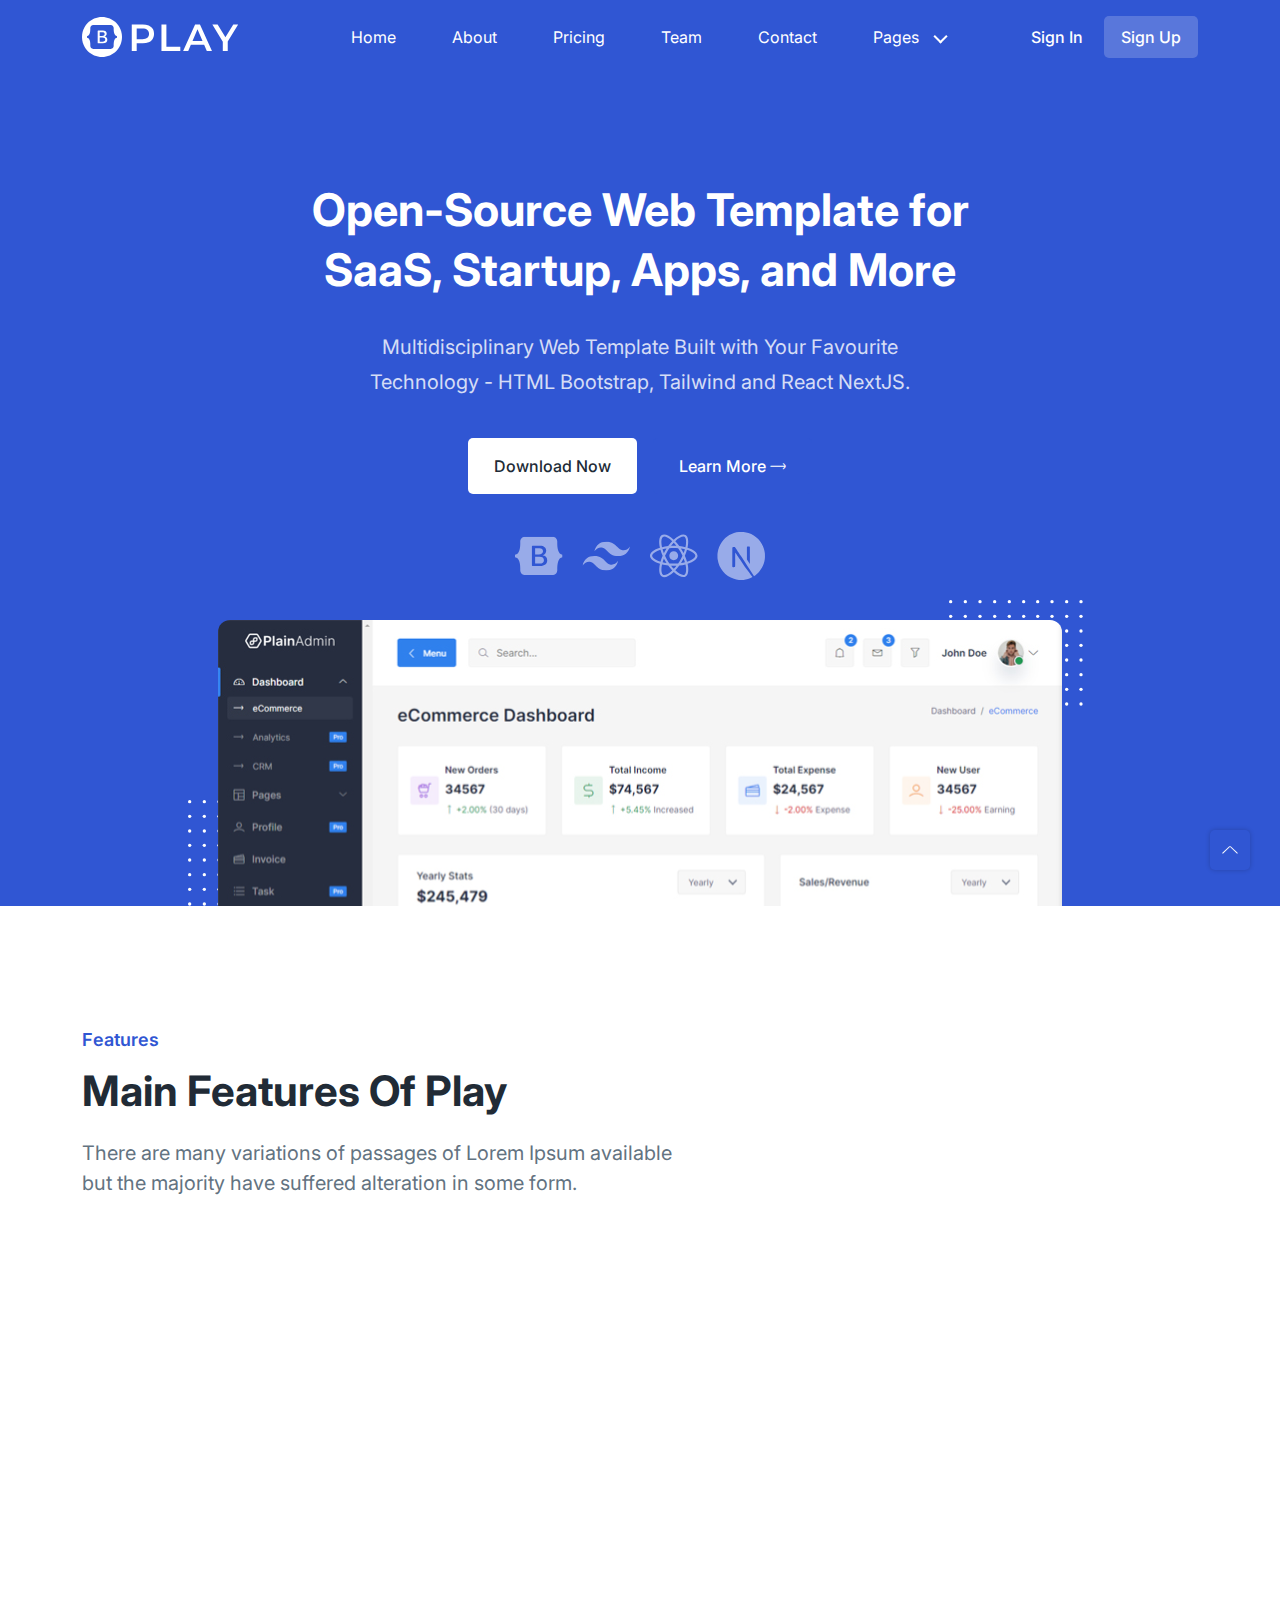
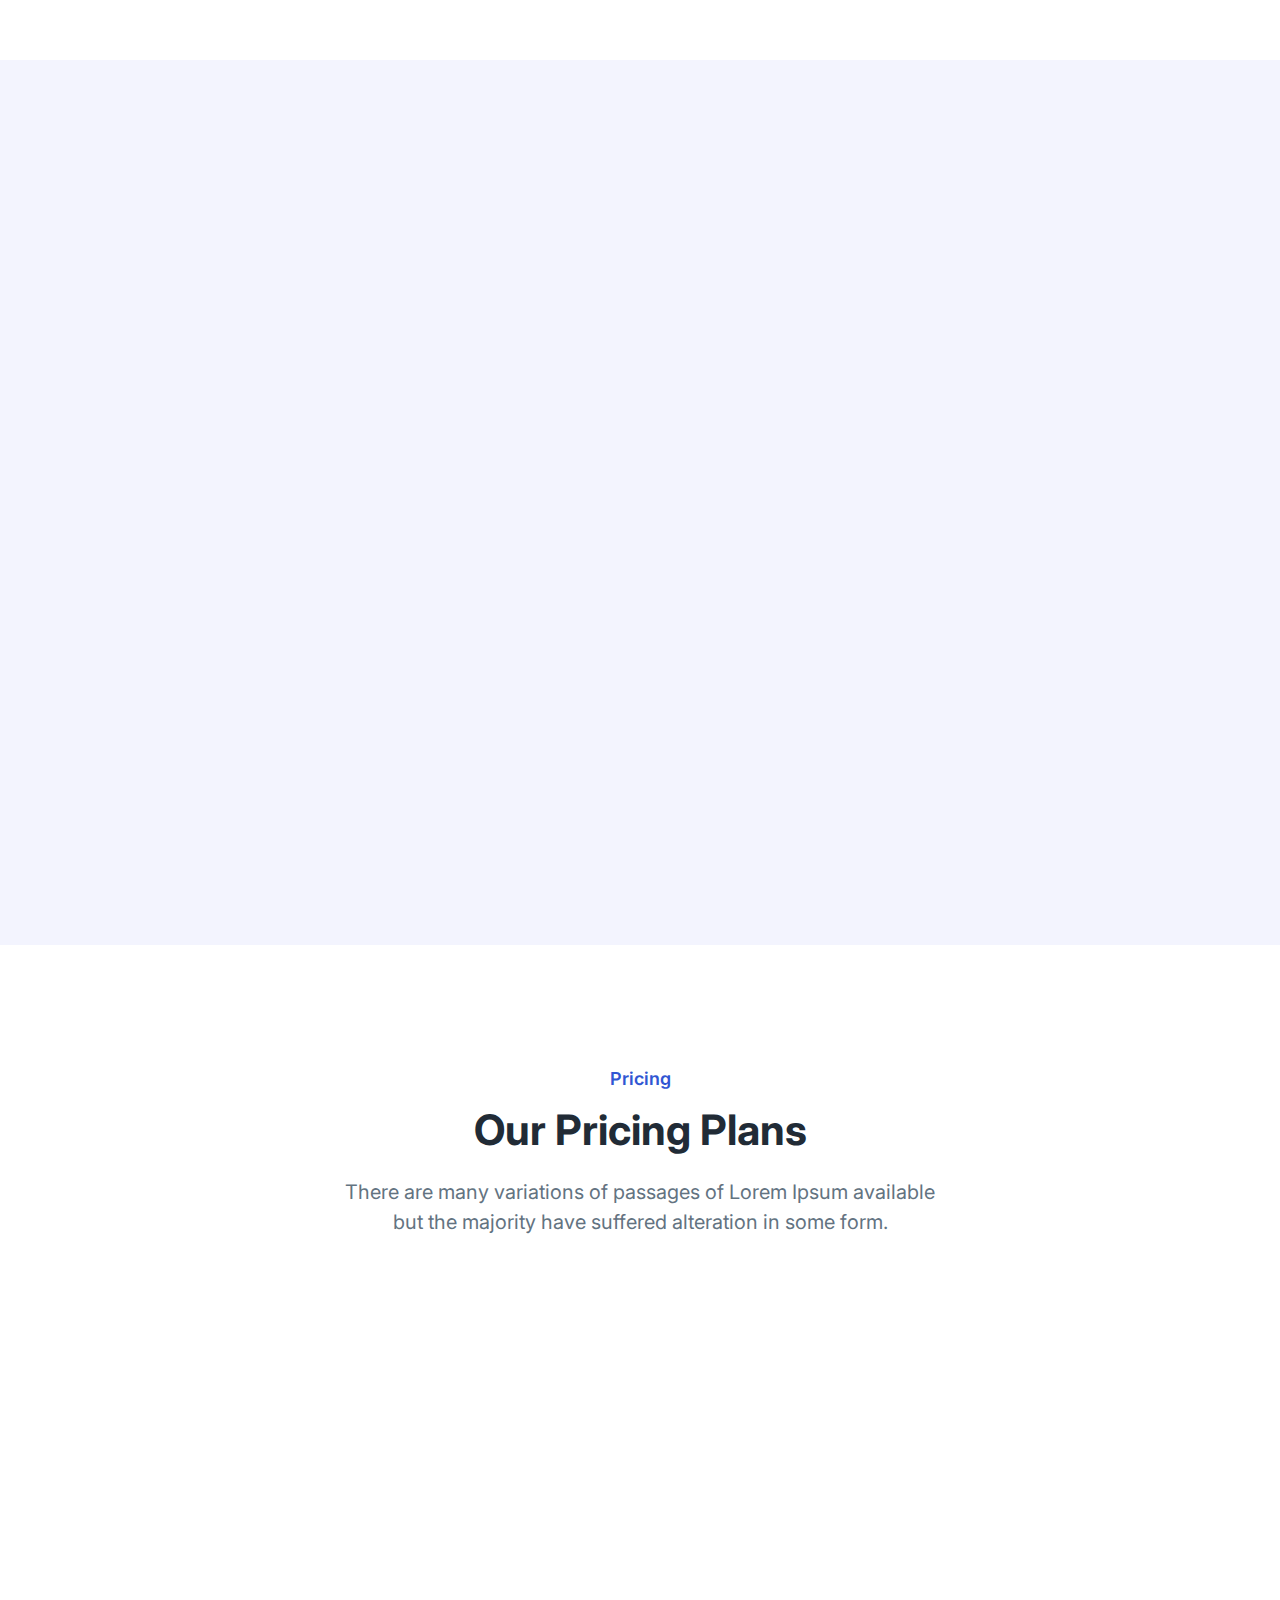
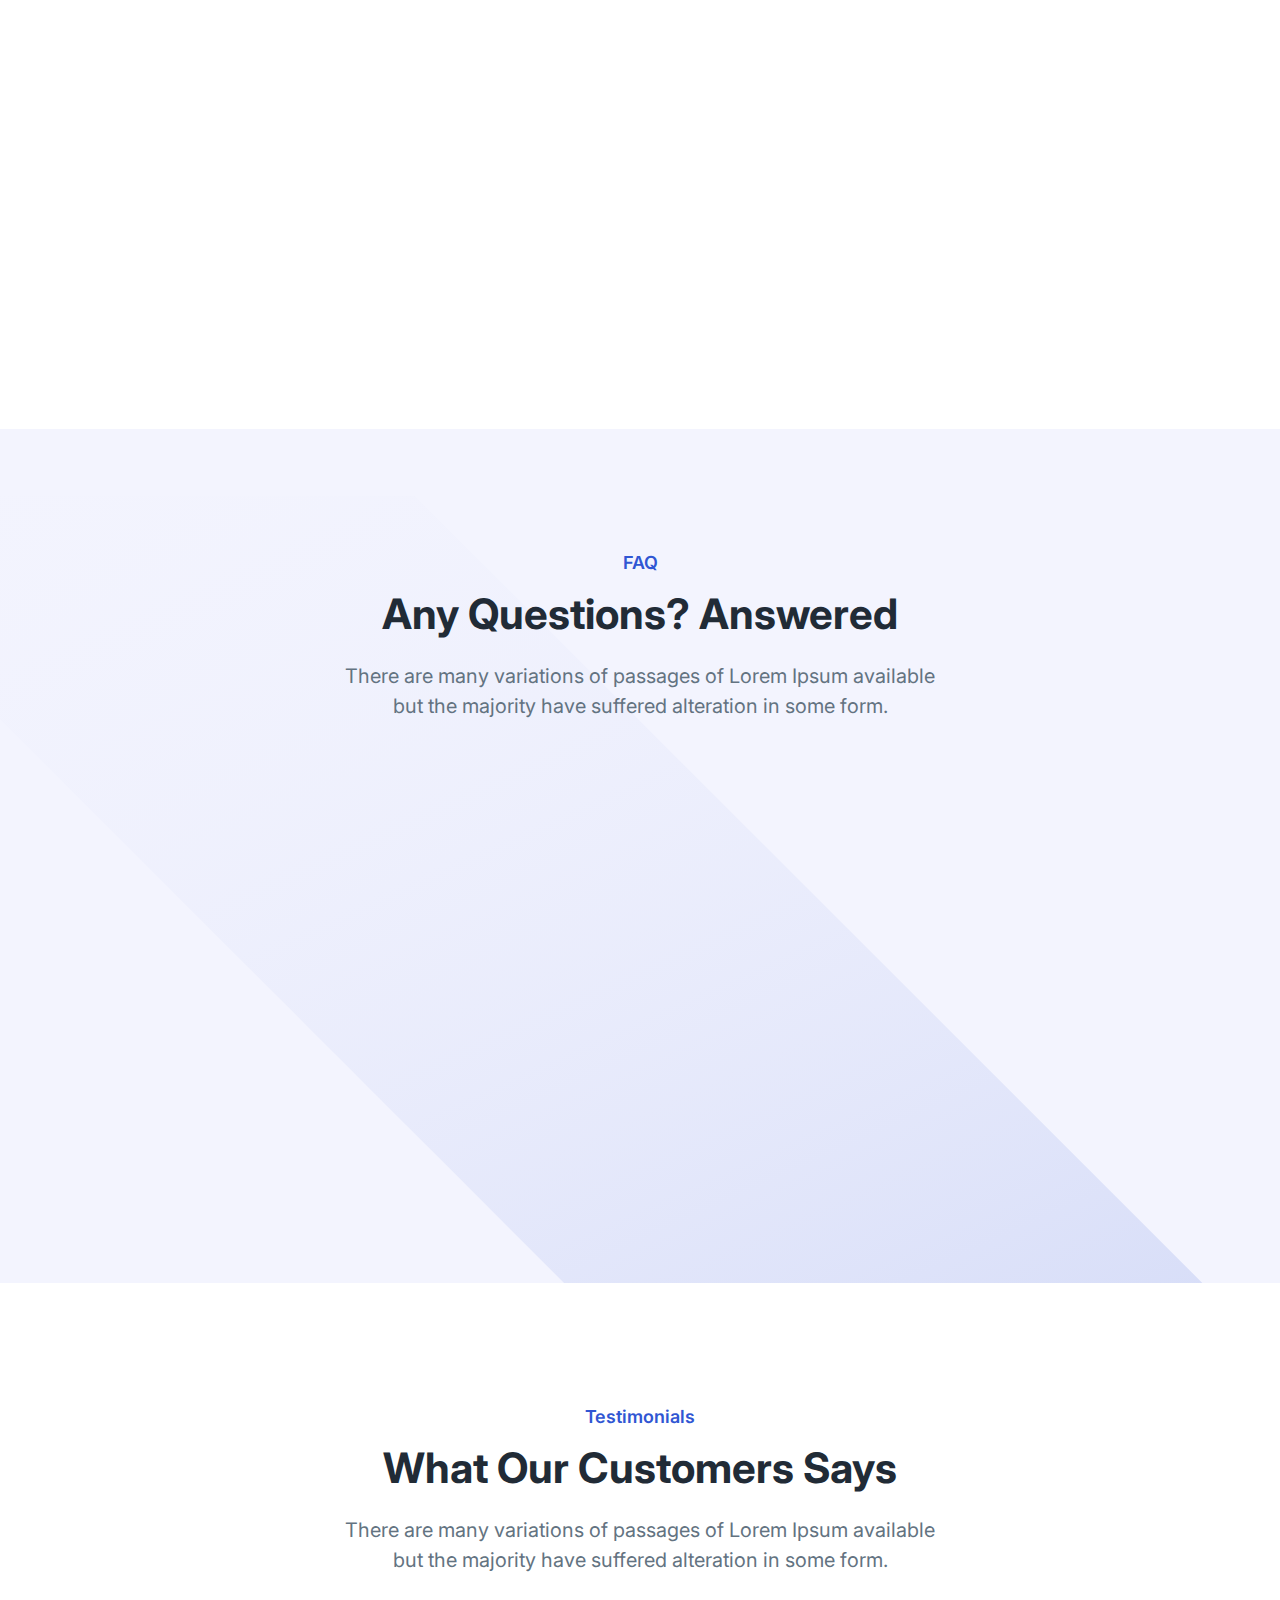
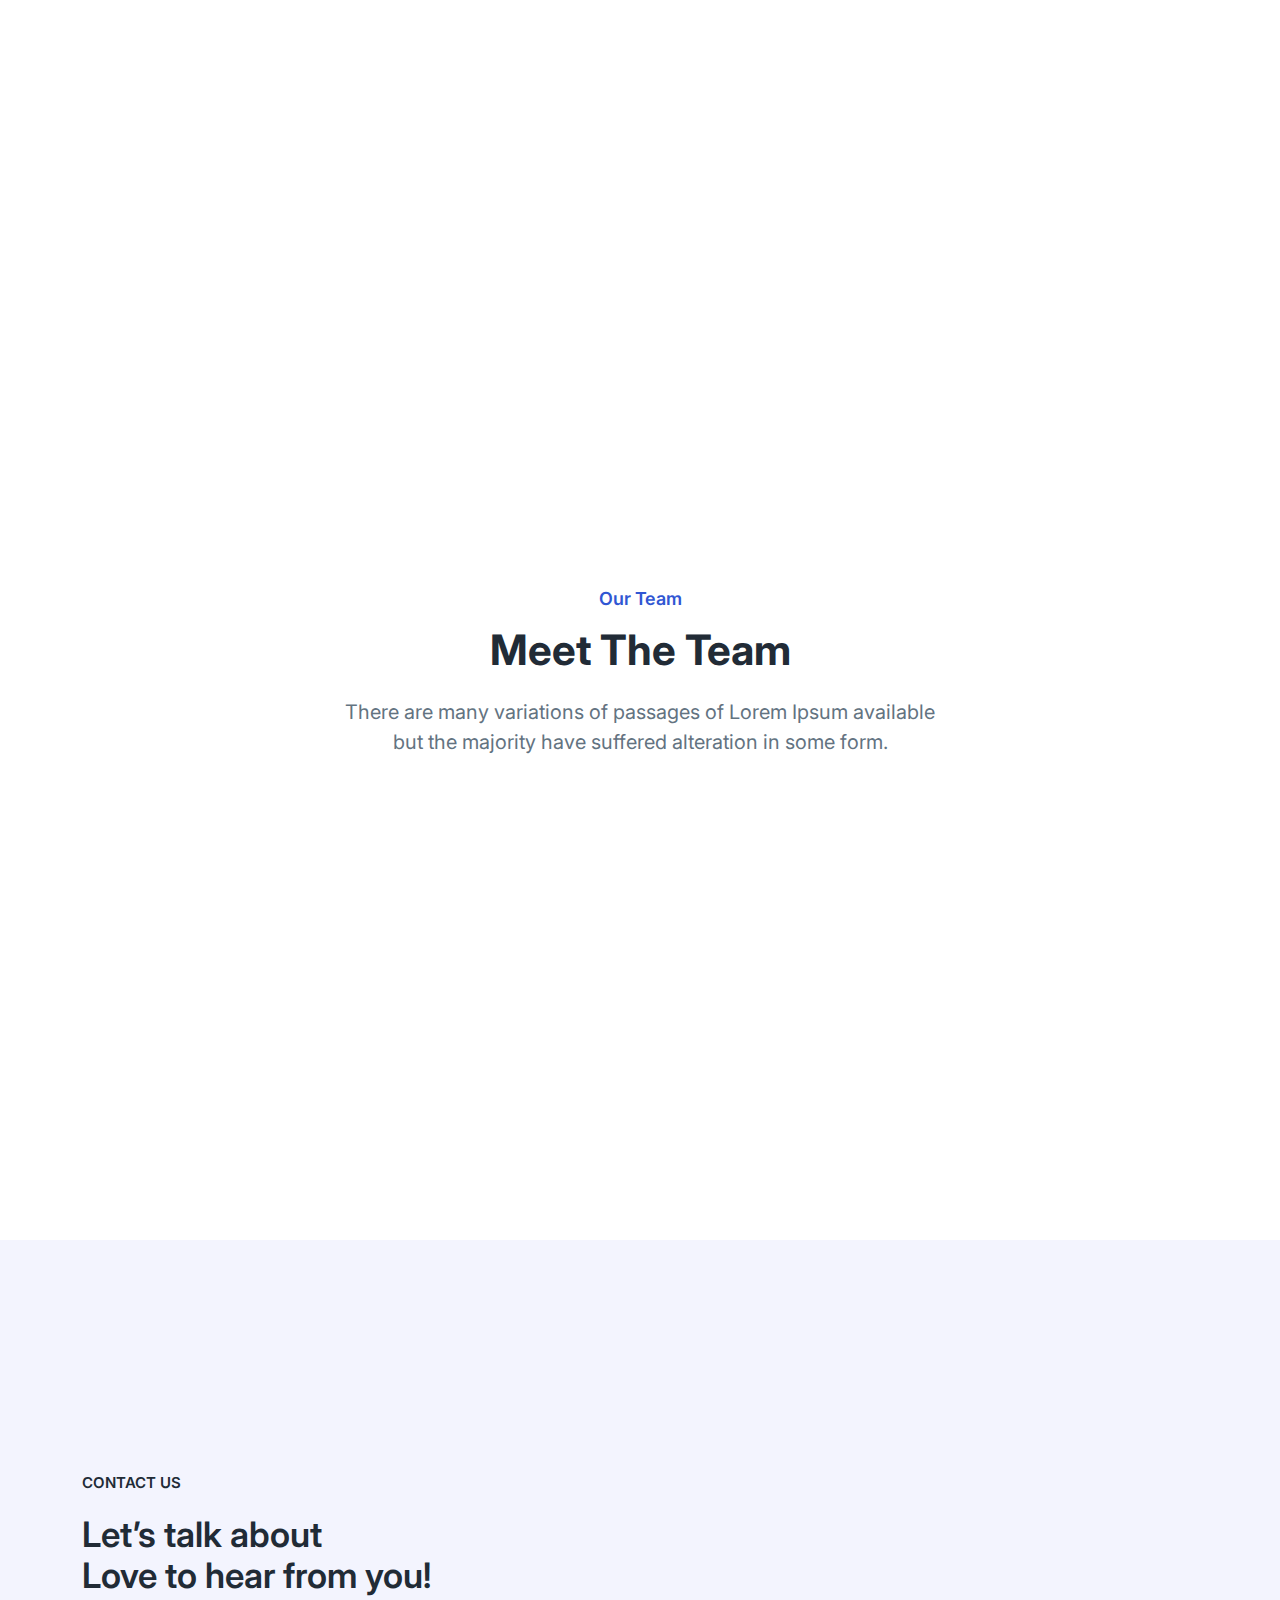
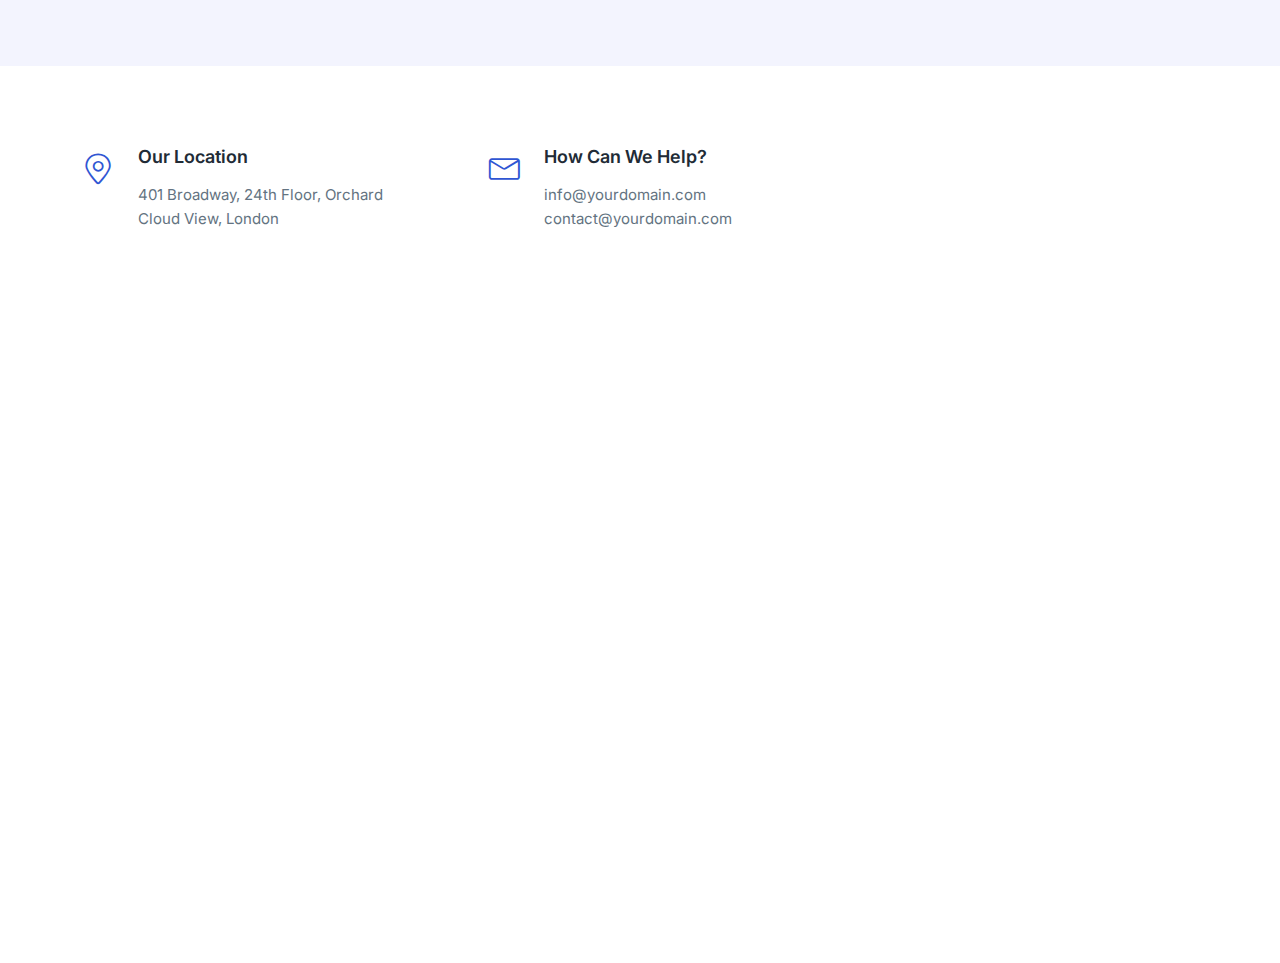
<file: index.html>
<!-- =========

	Template Name: Play
	Author: UIdeck
	Author URI: https://uideck.com/
	Support: https://uideck.com/support/
	Version: 1.1

========== -->

<!DOCTYPE html>
<html lang="en">
  <head>
    <meta charset="UTF-8" />
    <meta http-equiv="X-UA-Compatible" content="IE=edge" />
    <meta name="viewport" content="width=device-width, initial-scale=1.0" />
    <title>Play | Free Startup and SaaS Landing Page Template by UIdeck</title>

    <!-- Primary Meta Tags -->
<meta name="title" content="Play - Free Open Source HTML Bootstrap Template by UIdeck">
<meta name="description" content="Play - Free Open Source HTML Bootstrap Template by UIdeck Team">

<!-- Open Graph / Facebook -->
<meta property="og:type" content="website">
<meta property="og:url" content="https://uideck.com/play/">
<meta property="og:title" content="Play - Free Open Source HTML Bootstrap Template by UIdeck">
<meta property="og:description" content="Play - Free Open Source HTML Bootstrap Template by UIdeck Team">
<meta property="og:image" content="https://uideck.com/wp-content/uploads/2021/09/play-meta-bs.jpg">

<!-- Twitter -->
<meta property="twitter:card" content="summary_large_image">
<meta property="twitter:url" content="https://uideck.com/play/">
<meta property="twitter:title" content="Play - Free Open Source HTML Bootstrap Template by UIdeck">
<meta property="twitter:description" content="Play - Free Open Source HTML Bootstrap Template by UIdeck Team">
<meta property="twitter:image" content="https://uideck.com/wp-content/uploads/2021/09/play-meta-bs.jpg">

    <!--====== Favicon Icon ======-->
    <link
      rel="shortcut icon"
      href="assets/images/favicon.svg"
      type="image/svg"
    />

    <!-- ===== All CSS files ===== -->
    <link rel="stylesheet" href="assets/css/bootstrap.min.css" />
    <link rel="stylesheet" href="assets/css/animate.css" />
    <link rel="stylesheet" href="assets/css/lineicons.css" />
    <link rel="stylesheet" href="assets/css/ud-styles.css" />
  </head>
  <body>
    <!-- ====== Header Start ====== -->
    <header class="ud-header">
      <div class="container">
        <div class="row">
          <div class="col-lg-12">
            <nav class="navbar navbar-expand-lg">
              <a class="navbar-brand" href="index.html">
                <img src="assets/images/logo/logo.svg" alt="Logo" />
              </a>
              <button class="navbar-toggler">
                <span class="toggler-icon"> </span>
                <span class="toggler-icon"> </span>
                <span class="toggler-icon"> </span>
              </button>

              <div class="navbar-collapse">
                <ul id="nav" class="navbar-nav mx-auto">
                  <li class="nav-item">
                    <a class="ud-menu-scroll" href="#home">Home</a>
                  </li>

                  <li class="nav-item">
                    <a class="ud-menu-scroll" href="#about">About</a>
                  </li>
                  <li class="nav-item">
                    <a class="ud-menu-scroll" href="#pricing">Pricing</a>
                  </li>
                  <li class="nav-item">
                    <a class="ud-menu-scroll" href="#team">Team</a>
                  </li>
                  <li class="nav-item">
                    <a class="ud-menu-scroll" href="#contact">Contact</a>
                  </li>
                  <li class="nav-item nav-item-has-children">
                    <a href="javascript:void(0)"> Pages </a>
                    <ul class="ud-submenu">
                      <li class="ud-submenu-item">
                        <a href="about.html" class="ud-submenu-link">
                          About Page
                        </a>
                      </li>
                      <li class="ud-submenu-item">
                        <a href="pricing.html" class="ud-submenu-link">
                          Pricing Page
                        </a>
                      </li>
                      <li class="ud-submenu-item">
                        <a href="contact.html" class="ud-submenu-link">
                          Contact Page
                        </a>
                      </li>
                      <li class="ud-submenu-item">
                        <a href="blog.html" class="ud-submenu-link">
                          Blog Grid Page
                        </a>
                      </li>
                      <li class="ud-submenu-item">
                        <a href="blog-details.html" class="ud-submenu-link">
                          Blog Details Page
                        </a>
                      </li>
                      <li class="ud-submenu-item">
                        <a href="login.html" class="ud-submenu-link">
                          Sign In Page
                        </a>
                      </li>
                      <li class="ud-submenu-item">
                        <a href="404.html" class="ud-submenu-link">404 Page</a>
                      </li>
                    </ul>
                  </li>
                </ul>
              </div>

              <div class="navbar-btn d-none d-sm-inline-block">
                <a href="login.html" class="ud-main-btn ud-login-btn">
                  Sign In
                </a>
                <a class="ud-main-btn ud-white-btn" href="javascript:void(0)">
                  Sign Up
                </a>
              </div>
            </nav>
          </div>
        </div>
      </div>
    </header>
    <!-- ====== Header End ====== -->

    <!-- ====== Hero Start ====== -->
    <section class="ud-hero" id="home">
      <div class="container">
        <div class="row">
          <div class="col-lg-12">
            <div class="ud-hero-content wow fadeInUp" data-wow-delay=".2s">
              <h1 class="ud-hero-title">
                Open-Source Web Template for SaaS, Startup, Apps, and More
              </h1>
              <p class="ud-hero-desc">
                Multidisciplinary Web Template Built with Your Favourite
                Technology - HTML Bootstrap, Tailwind and React NextJS.
              </p>
              <ul class="ud-hero-buttons">
                <li>
                  <a href="https://links.uideck.com/play-bootstrap-download" rel="nofollow noopener" target="_blank" class="ud-main-btn ud-white-btn">
                    Download Now
                  </a>
                </li>
                <li>
                  <a href="https://github.com/uideck/play-bootstrap" rel="nofollow noopener" target="_blank" class="ud-main-btn ud-link-btn">
                    Learn More <i class="lni lni-arrow-right"></i>
                  </a>
                </li>
              </ul>
            </div>
            <div
              class="ud-hero-brands-wrapper wow fadeInUp"
              data-wow-delay=".3s"
            >
              <img src="assets/images/hero/brand.svg" alt="brand" />
            </div>
            <div class="ud-hero-image wow fadeInUp" data-wow-delay=".25s">
              <img src="assets/images/hero/hero-image.svg" alt="hero-image" />
              <img
                src="assets/images/hero/dotted-shape.svg"
                alt="shape"
                class="shape shape-1"
              />
              <img
                src="assets/images/hero/dotted-shape.svg"
                alt="shape"
                class="shape shape-2"
              />
            </div>
          </div>
        </div>
      </div>
    </section>
    <!-- ====== Hero End ====== -->

    <!-- ====== Features Start ====== -->
    <section id="features" class="ud-features">
      <div class="container">
        <div class="row">
          <div class="col-lg-12">
            <div class="ud-section-title">
              <span>Features</span>
              <h2>Main Features of Play</h2>
              <p>
                There are many variations of passages of Lorem Ipsum available
                but the majority have suffered alteration in some form.
              </p>
            </div>
          </div>
        </div>
        <div class="row">
          <div class="col-xl-3 col-lg-3 col-sm-6">
            <div class="ud-single-feature wow fadeInUp" data-wow-delay=".1s">
              <div class="ud-feature-icon">
                <i class="lni lni-gift"></i>
              </div>
              <div class="ud-feature-content">
                <h3 class="ud-feature-title">Free and Open-Source</h3>
                <p class="ud-feature-desc">
                  Lorem Ipsum is simply dummy text of the printing and industry.
                </p>
                <a href="javascript:void(0)" class="ud-feature-link">
                  Learn More
                </a>
              </div>
            </div>
          </div>
          <div class="col-xl-3 col-lg-3 col-sm-6">
            <div class="ud-single-feature wow fadeInUp" data-wow-delay=".15s">
              <div class="ud-feature-icon">
                <i class="lni lni-move"></i>
              </div>
              <div class="ud-feature-content">
                <h3 class="ud-feature-title">Multipurpose Template</h3>
                <p class="ud-feature-desc">
                  Lorem Ipsum is simply dummy text of the printing and industry.
                </p>
                <a href="javascript:void(0)" class="ud-feature-link">
                  Learn More
                </a>
              </div>
            </div>
          </div>
          <div class="col-xl-3 col-lg-3 col-sm-6">
            <div class="ud-single-feature wow fadeInUp" data-wow-delay=".2s">
              <div class="ud-feature-icon">
                <i class="lni lni-layout"></i>
              </div>
              <div class="ud-feature-content">
                <h3 class="ud-feature-title">High-quality Design</h3>
                <p class="ud-feature-desc">
                  Lorem Ipsum is simply dummy text of the printing and industry.
                </p>
                <a href="javascript:void(0)" class="ud-feature-link">
                  Learn More
                </a>
              </div>
            </div>
          </div>
          <div class="col-xl-3 col-lg-3 col-sm-6">
            <div class="ud-single-feature wow fadeInUp" data-wow-delay=".25s">
              <div class="ud-feature-icon">
                <i class="lni lni-layers"></i>
              </div>
              <div class="ud-feature-content">
                <h3 class="ud-feature-title">All Essential Elements</h3>
                <p class="ud-feature-desc">
                  Lorem Ipsum is simply dummy text of the printing and industry.
                </p>
                <a href="javascript:void(0)" class="ud-feature-link">
                  Learn More
                </a>
              </div>
            </div>
          </div>
        </div>
      </div>
    </section>
    <!-- ====== Features End ====== -->

    <!-- ====== About Start ====== -->
    <section id="about" class="ud-about">
      <div class="container">
        <div class="ud-about-wrapper wow fadeInUp" data-wow-delay=".2s">
          <div class="ud-about-content-wrapper">
            <div class="ud-about-content">
              <span class="tag">About Us</span>
              <h2>Brilliant Toolkit to Build Nextgen Website Faster.</h2>
              <p>
                The main ‘thrust’ is to focus on educating attendees on how to
                best protect highly vulnerable business applications with
                interactive panel discussions and roundtables led by subject
                matter experts.
              </p>

              <p>
                The main ‘thrust’ is to focus on educating attendees on how to
                best protect highly vulnerable business applications with
                interactive panel.
              </p>
              <a href="javascript:void(0)" class="ud-main-btn">Learn More</a>
            </div>
          </div>
          <div class="ud-about-image">
            <img src="assets/images/about/about-image.svg" alt="about-image" />
          </div>
        </div>
      </div>
    </section>
    <!-- ====== About End ====== -->

    <!-- ====== Pricing Start ====== -->
    <section id="pricing" class="ud-pricing">
      <div class="container">
        <div class="row">
          <div class="col-lg-12">
            <div class="ud-section-title mx-auto text-center">
              <span>Pricing</span>
              <h2>Our Pricing Plans</h2>
              <p>
                There are many variations of passages of Lorem Ipsum available
                but the majority have suffered alteration in some form.
              </p>
            </div>
          </div>
        </div>

        <div class="row g-0 align-items-center justify-content-center">
          <div class="col-lg-4 col-md-6 col-sm-10">
            <div
              class="ud-single-pricing first-item wow fadeInUp"
              data-wow-delay=".15s"
            >
              <div class="ud-pricing-header">
                <h3>STARTING FROM</h3>
                <h4>$ 19.99/mo</h4>
              </div>
              <div class="ud-pricing-body">
                <ul>
                  <li>5 User</li>
                  <li>All UI components</li>
                  <li>Lifetime access</li>
                  <li>Free updates</li>
                  <li>Use on 1 (one) project</li>
                  <li>4 Months support</li>
                </ul>
              </div>
              <div class="ud-pricing-footer">
                <a href="javascript:void(0)" class="ud-main-btn ud-border-btn">
                  Purchase Now
                </a>
              </div>
            </div>
          </div>
          <div class="col-lg-4 col-md-6 col-sm-10">
            <div
              class="ud-single-pricing active wow fadeInUp"
              data-wow-delay=".1s"
            >
              <span class="ud-popular-tag">POPULAR</span>
              <div class="ud-pricing-header">
                <h3>STARTING FROM</h3>
                <h4>$ 30.99/mo</h4>
              </div>
              <div class="ud-pricing-body">
                <ul>
                  <li>5 User</li>
                  <li>All UI components</li>
                  <li>Lifetime access</li>
                  <li>Free updates</li>
                  <li>Use on 1 (one) project</li>
                  <li>4 Months support</li>
                </ul>
              </div>
              <div class="ud-pricing-footer">
                <a href="javascript:void(0)" class="ud-main-btn ud-white-btn">
                  Purchase Now
                </a>
              </div>
            </div>
          </div>
          <div class="col-lg-4 col-md-6 col-sm-10">
            <div
              class="ud-single-pricing last-item wow fadeInUp"
              data-wow-delay=".15s"
            >
              <div class="ud-pricing-header">
                <h3>STARTING FROM</h3>
                <h4>$ 70.99/mo</h4>
              </div>
              <div class="ud-pricing-body">
                <ul>
                  <li>5 User</li>
                  <li>All UI components</li>
                  <li>Lifetime access</li>
                  <li>Free updates</li>
                  <li>Use on 1 (one) project</li>
                  <li>4 Months support</li>
                </ul>
              </div>
              <div class="ud-pricing-footer">
                <a href="javascript:void(0)" class="ud-main-btn ud-border-btn">
                  Purchase Now
                </a>
              </div>
            </div>
          </div>
        </div>
      </div>
    </section>
    <!-- ====== Pricing End ====== -->

    <!-- ====== FAQ Start ====== -->
    <section id="faq" class="ud-faq">
      <div class="shape">
        <img src="assets/images/faq/shape.svg" alt="shape" />
      </div>
      <div class="container">
        <div class="row">
          <div class="col-lg-12">
            <div class="ud-section-title text-center mx-auto">
              <span>FAQ</span>
              <h2>Any Questions? Answered</h2>
              <p>
                There are many variations of passages of Lorem Ipsum available
                but the majority have suffered alteration in some form.
              </p>
            </div>
          </div>
        </div>

        <div class="row">
          <div class="col-lg-6">
            <div class="ud-single-faq wow fadeInUp" data-wow-delay=".1s">
              <div class="accordion">
                <button
                  class="ud-faq-btn collapsed"
                  data-bs-toggle="collapse"
                  data-bs-target="#collapseOne"
                >
                  <span class="icon flex-shrink-0">
                    <i class="lni lni-chevron-down"></i>
                  </span>
                  <span>How to use UIdeck?</span>
                </button>
                <div id="collapseOne" class="accordion-collapse collapse">
                  <div class="ud-faq-body">
                    Lorem Ipsum is simply dummy text of the printing and
                    typesetting industry. Lorem Ipsum has been the industry's
                    standard dummy text ever since the 1500s, when an unknown
                    printer took a galley of type and scrambled it to make a
                    type specimen book.
                  </div>
                </div>
              </div>
            </div>
            <div class="ud-single-faq wow fadeInUp" data-wow-delay=".15s">
              <div class="accordion">
                <button
                  class="ud-faq-btn collapsed"
                  data-bs-toggle="collapse"
                  data-bs-target="#collapseTwo"
                >
                  <span class="icon flex-shrink-0">
                    <i class="lni lni-chevron-down"></i>
                  </span>
                  <span>How to download icons from Lineicons?</span>
                </button>
                <div id="collapseTwo" class="accordion-collapse collapse">
                  <div class="ud-faq-body">
                    Lorem Ipsum is simply dummy text of the printing and
                    typesetting industry. Lorem Ipsum has been the industry's
                    standard dummy text ever since the 1500s, when an unknown
                    printer took a galley of type and scrambled it to make a
                    type specimen book.
                  </div>
                </div>
              </div>
            </div>
            <div class="ud-single-faq wow fadeInUp" data-wow-delay=".2s">
              <div class="accordion">
                <button
                  class="ud-faq-btn collapsed"
                  data-bs-toggle="collapse"
                  data-bs-target="#collapseThree"
                >
                  <span class="icon flex-shrink-0">
                    <i class="lni lni-chevron-down"></i>
                  </span>
                  <span>Is GrayGrids part of UIdeck?</span>
                </button>
                <div id="collapseThree" class="accordion-collapse collapse">
                  <div class="ud-faq-body">
                    Lorem Ipsum is simply dummy text of the printing and
                    typesetting industry. Lorem Ipsum has been the industry's
                    standard dummy text ever since the 1500s, when an unknown
                    printer took a galley of type and scrambled it to make a
                    type specimen book.
                  </div>
                </div>
              </div>
            </div>
          </div>
          <div class="col-lg-6">
            <div class="ud-single-faq wow fadeInUp" data-wow-delay=".1s">
              <div class="accordion">
                <button
                  class="ud-faq-btn collapsed"
                  data-bs-toggle="collapse"
                  data-bs-target="#collapseFour"
                >
                  <span class="icon flex-shrink-0">
                    <i class="lni lni-chevron-down"></i>
                  </span>
                  <span>Can I use this template for commercial project?</span>
                </button>
                <div id="collapseFour" class="accordion-collapse collapse">
                  <div class="ud-faq-body">
                    Lorem Ipsum is simply dummy text of the printing and
                    typesetting industry. Lorem Ipsum has been the industry's
                    standard dummy text ever since the 1500s, when an unknown
                    printer took a galley of type and scrambled it to make a
                    type specimen book.
                  </div>
                </div>
              </div>
            </div>
            <div class="ud-single-faq wow fadeInUp" data-wow-delay=".15s">
              <div class="accordion">
                <button
                  class="ud-faq-btn collapsed"
                  data-bs-toggle="collapse"
                  data-bs-target="#collapseFive"
                >
                  <span class="icon flex-shrink-0">
                    <i class="lni lni-chevron-down"></i>
                  </span>
                  <span>Do you have plan releasing Play Pro?</span>
                </button>
                <div id="collapseFive" class="accordion-collapse collapse">
                  <div class="ud-faq-body">
                    Lorem Ipsum is simply dummy text of the printing and
                    typesetting industry. Lorem Ipsum has been the industry's
                    standard dummy text ever since the 1500s, when an unknown
                    printer took a galley of type and scrambled it to make a
                    type specimen book.
                  </div>
                </div>
              </div>
            </div>
            <div class="ud-single-faq wow fadeInUp" data-wow-delay=".2s">
              <div class="accordion">
                <button
                  class="ud-faq-btn collapsed"
                  data-bs-toggle="collapse"
                  data-bs-target="#collapseSix"
                >
                  <span class="icon flex-shrink-0">
                    <i class="lni lni-chevron-down"></i>
                  </span>
                  <span>Where and how to host this template?</span>
                </button>
                <div id="collapseSix" class="accordion-collapse collapse">
                  <div class="ud-faq-body">
                    Lorem Ipsum is simply dummy text of the printing and
                    typesetting industry. Lorem Ipsum has been the industry's
                    standard dummy text ever since the 1500s, when an unknown
                    printer took a galley of type and scrambled it to make a
                    type specimen book.
                  </div>
                </div>
              </div>
            </div>
          </div>
        </div>
      </div>
    </section>
    <!-- ====== FAQ End ====== -->

    <!-- ====== Testimonials Start ====== -->
    <section id="testimonials" class="ud-testimonials">
      <div class="container">
        <div class="row">
          <div class="col-lg-12">
            <div class="ud-section-title mx-auto text-center">
              <span>Testimonials</span>
              <h2>What our Customers Says</h2>
              <p>
                There are many variations of passages of Lorem Ipsum available
                but the majority have suffered alteration in some form.
              </p>
            </div>
          </div>
        </div>

        <div class="row">
          <div class="col-lg-4 col-md-6">
            <div
              class="ud-single-testimonial wow fadeInUp"
              data-wow-delay=".1s"
            >
              <div class="ud-testimonial-ratings">
                <i class="lni lni-star-filled"></i>
                <i class="lni lni-star-filled"></i>
                <i class="lni lni-star-filled"></i>
                <i class="lni lni-star-filled"></i>
                <i class="lni lni-star-filled"></i>
              </div>
              <div class="ud-testimonial-content">
                <p>
                  “Our members are so impressed. It's intuitive. It's clean.
                  It's distraction free. If you're building a community.
                </p>
              </div>
              <div class="ud-testimonial-info">
                <div class="ud-testimonial-image">
                  <img
                    src="assets/images/testimonials/author-01.png"
                    alt="author"
                  />
                </div>
                <div class="ud-testimonial-meta">
                  <h4>Sabo Masties</h4>
                  <p>Founder @UIdeck</p>
                </div>
              </div>
            </div>
          </div>
          <div class="col-lg-4 col-md-6">
            <div
              class="ud-single-testimonial wow fadeInUp"
              data-wow-delay=".15s"
            >
              <div class="ud-testimonial-ratings">
                <i class="lni lni-star-filled"></i>
                <i class="lni lni-star-filled"></i>
                <i class="lni lni-star-filled"></i>
                <i class="lni lni-star-filled"></i>
                <i class="lni lni-star-filled"></i>
              </div>
              <div class="ud-testimonial-content">
                <p>
                  “Our members are so impressed. It's intuitive. It's clean.
                  It's distraction free. If you're building a community.
                </p>
              </div>
              <div class="ud-testimonial-info">
                <div class="ud-testimonial-image">
                  <img
                    src="assets/images/testimonials/author-02.png"
                    alt="author"
                  />
                </div>
                <div class="ud-testimonial-meta">
                  <h4>Margin Gesmu</h4>
                  <p>Founder @Lineicons</p>
                </div>
              </div>
            </div>
          </div>
          <div class="col-lg-4 col-md-6">
            <div
              class="ud-single-testimonial wow fadeInUp"
              data-wow-delay=".2s"
            >
              <div class="ud-testimonial-ratings">
                <i class="lni lni-star-filled"></i>
                <i class="lni lni-star-filled"></i>
                <i class="lni lni-star-filled"></i>
                <i class="lni lni-star-filled"></i>
                <i class="lni lni-star-filled"></i>
              </div>
              <div class="ud-testimonial-content">
                <p>
                  “Our members are so impressed. It's intuitive. It's clean.
                  It's distraction free. If you're building a community.
                </p>
              </div>
              <div class="ud-testimonial-info">
                <div class="ud-testimonial-image">
                  <img
                    src="assets/images/testimonials/author-03.png"
                    alt="author"
                  />
                </div>
                <div class="ud-testimonial-meta">
                  <h4>William Smith</h4>
                  <p>Founder @GrayGrids</p>
                </div>
              </div>
            </div>
          </div>
        </div>
        <div class="row">
          <div class="col-lg-12">
            <div class="ud-brands wow fadeInUp" data-wow-delay=".2s">
              <div class="ud-title">
                <h6>Trusted and Used by</h6>
              </div>
              <div class="ud-brands-logo">
                <div class="ud-single-logo">
                  <img src="assets/images/brands/ayroui.svg" alt="ayroui" />
                </div>
                <div class="ud-single-logo">
                  <img src="assets/images/brands/uideck.svg" alt="uideck" />
                </div>
                <div class="ud-single-logo">
                  <img
                    src="assets/images/brands/graygrids.svg"
                    alt="graygrids"
                  />
                </div>
                <div class="ud-single-logo">
                  <img
                    src="assets/images/brands/lineicons.svg"
                    alt="lineicons"
                  />
                </div>
                <div class="ud-single-logo">
                  <img
                    src="assets/images/brands/ecommerce-html.svg"
                    alt="ecommerce-html"
                  />
                </div>
              </div>
            </div>
          </div>
        </div>
      </div>
    </section>
    <!-- ====== Testimonials End ====== -->

    <!-- ====== Team Start ====== -->
    <section id="team" class="ud-team">
      <div class="container">
        <div class="row">
          <div class="col-lg-12">
            <div class="ud-section-title mx-auto text-center">
              <span>Our Team</span>
              <h2>Meet The Team</h2>
              <p>
                There are many variations of passages of Lorem Ipsum available
                but the majority have suffered alteration in some form.
              </p>
            </div>
          </div>
        </div>

        <div class="row">
          <div class="col-xl-3 col-lg-3 col-sm-6">
            <div class="ud-single-team wow fadeInUp" data-wow-delay=".1s">
              <div class="ud-team-image-wrapper">
                <div class="ud-team-image">
                  <img src="assets/images/team/team-01.png" alt="team" />
                </div>

                <img
                  src="assets/images/team/dotted-shape.svg"
                  alt="shape"
                  class="shape shape-1"
                />
                <img
                  src="assets/images/team/shape-2.svg"
                  alt="shape"
                  class="shape shape-2"
                />
              </div>
              <div class="ud-team-info">
                <h5>Adveen Desuza</h5>
                <h6>UI Designer</h6>
              </div>
              <ul class="ud-team-socials">
                <li>
                  <a href="https://twitter.com/MusharofChy">
                    <i class="lni lni-facebook-filled"></i>
                  </a>
                </li>
                <li>
                  <a href="https://twitter.com/MusharofChy">
                    <i class="lni lni-twitter-filled"></i>
                  </a>
                </li>
                <li>
                  <a href="https://twitter.com/MusharofChy">
                    <i class="lni lni-instagram-filled"></i>
                  </a>
                </li>
              </ul>
            </div>
          </div>
          <div class="col-xl-3 col-lg-3 col-sm-6">
            <div class="ud-single-team wow fadeInUp" data-wow-delay=".15s">
              <div class="ud-team-image-wrapper">
                <div class="ud-team-image">
                  <img src="assets/images/team/team-02.png" alt="team" />
                </div>

                <img
                  src="assets/images/team/dotted-shape.svg"
                  alt="shape"
                  class="shape shape-1"
                />
                <img
                  src="assets/images/team/shape-2.svg"
                  alt="shape"
                  class="shape shape-2"
                />
              </div>
              <div class="ud-team-info">
                <h5>Jezmin uniya</h5>
                <h6>Product Designer</h6>
              </div>
              <ul class="ud-team-socials">
                <li>
                  <a href="https://twitter.com/MusharofChy">
                    <i class="lni lni-facebook-filled"></i>
                  </a>
                </li>
                <li>
                  <a href="https://twitter.com/MusharofChy">
                    <i class="lni lni-twitter-filled"></i>
                  </a>
                </li>
                <li>
                  <a href="https://twitter.com/MusharofChy">
                    <i class="lni lni-instagram-filled"></i>
                  </a>
                </li>
              </ul>
            </div>
          </div>
          <div class="col-xl-3 col-lg-3 col-sm-6">
            <div class="ud-single-team wow fadeInUp" data-wow-delay=".2s">
              <div class="ud-team-image-wrapper">
                <div class="ud-team-image">
                  <img src="assets/images/team/team-03.png" alt="team" />
                </div>

                <img
                  src="assets/images/team/dotted-shape.svg"
                  alt="shape"
                  class="shape shape-1"
                />
                <img
                  src="assets/images/team/shape-2.svg"
                  alt="shape"
                  class="shape shape-2"
                />
              </div>
              <div class="ud-team-info">
                <h5>Andrieo Gloree</h5>
                <h6>App Developer</h6>
              </div>
              <ul class="ud-team-socials">
                <li>
                  <a href="https://twitter.com/MusharofChy">
                    <i class="lni lni-facebook-filled"></i>
                  </a>
                </li>
                <li>
                  <a href="https://twitter.com/MusharofChy">
                    <i class="lni lni-twitter-filled"></i>
                  </a>
                </li>
                <li>
                  <a href="https://twitter.com/MusharofChy">
                    <i class="lni lni-instagram-filled"></i>
                  </a>
                </li>
              </ul>
            </div>
          </div>
          <div class="col-xl-3 col-lg-3 col-sm-6">
            <div class="ud-single-team wow fadeInUp" data-wow-delay=".25s">
              <div class="ud-team-image-wrapper">
                <div class="ud-team-image">
                  <img src="assets/images/team/team-04.png" alt="team" />
                </div>

                <img
                  src="assets/images/team/dotted-shape.svg"
                  alt="shape"
                  class="shape shape-1"
                />
                <img
                  src="assets/images/team/shape-2.svg"
                  alt="shape"
                  class="shape shape-2"
                />
              </div>
              <div class="ud-team-info">
                <h5>Jackie Sanders</h5>
                <h6>Content Writer</h6>
              </div>
              <ul class="ud-team-socials">
                <li>
                  <a href="https://twitter.com/MusharofChy">
                    <i class="lni lni-facebook-filled"></i>
                  </a>
                </li>
                <li>
                  <a href="https://twitter.com/MusharofChy">
                    <i class="lni lni-twitter-filled"></i>
                  </a>
                </li>
                <li>
                  <a href="https://twitter.com/MusharofChy">
                    <i class="lni lni-instagram-filled"></i>
                  </a>
                </li>
              </ul>
            </div>
          </div>
        </div>
      </div>
    </section>
    <!-- ====== Team End ====== -->

    <!-- ====== Contact Start ====== -->
    <section id="contact" class="ud-contact">
      <div class="container">
        <div class="row align-items-center">
          <div class="col-xl-8 col-lg-7">
            <div class="ud-contact-content-wrapper">
              <div class="ud-contact-title">
                <span>CONTACT US</span>
                <h2>
                  Let’s talk about <br />
                  Love to hear from you!
                </h2>
              </div>
              <div class="ud-contact-info-wrapper">
                <div class="ud-single-info">
                  <div class="ud-info-icon">
                    <i class="lni lni-map-marker"></i>
                  </div>
                  <div class="ud-info-meta">
                    <h5>Our Location</h5>
                    <p>401 Broadway, 24th Floor, Orchard Cloud View, London</p>
                  </div>
                </div>
                <div class="ud-single-info">
                  <div class="ud-info-icon">
                    <i class="lni lni-envelope"></i>
                  </div>
                  <div class="ud-info-meta">
                    <h5>How Can We Help?</h5>
                    <p>info@yourdomain.com</p>
                    <p>contact@yourdomain.com</p>
                  </div>
                </div>
              </div>
            </div>
          </div>
          <div class="col-xl-4 col-lg-5">
            <div
              class="ud-contact-form-wrapper wow fadeInUp"
              data-wow-delay=".2s"
            >
              <h3 class="ud-contact-form-title">Send us a Message</h3>
              <form class="ud-contact-form">
                <div class="ud-form-group">
                  <label for="fullName">Full Name*</label>
                  <input
                    type="text"
                    name="fullName"
                    placeholder="Adam Gelius"
                  />
                </div>
                <div class="ud-form-group">
                  <label for="email">Email*</label>
                  <input
                    type="email"
                    name="email"
                    placeholder="example@yourmail.com"
                  />
                </div>
                <div class="ud-form-group">
                  <label for="phone">Phone*</label>
                  <input
                    type="text"
                    name="phone"
                    placeholder="+885 1254 5211 552"
                  />
                </div>
                <div class="ud-form-group">
                  <label for="message">Message*</label>
                  <textarea
                    name="message"
                    rows="1"
                    placeholder="type your message here"
                  ></textarea>
                </div>
                <div class="ud-form-group mb-0">
                  <button type="submit" class="ud-main-btn">
                    Send Message
                  </button>
                </div>
              </form>
            </div>
          </div>
        </div>
      </div>
    </section>
    <!-- ====== Contact End ====== -->

    <!-- ====== Footer Start ====== -->
    <footer class="ud-footer wow fadeInUp" data-wow-delay=".15s">
      <div class="shape shape-1">
        <img src="assets/images/footer/shape-1.svg" alt="shape" />
      </div>
      <div class="shape shape-2">
        <img src="assets/images/footer/shape-2.svg" alt="shape" />
      </div>
      <div class="shape shape-3">
        <img src="assets/images/footer/shape-3.svg" alt="shape" />
      </div>
      <div class="ud-footer-widgets">
        <div class="container">
          <div class="row">
            <div class="col-xl-3 col-lg-4 col-md-6">
              <div class="ud-widget">
                <a href="index.html" class="ud-footer-logo">
                  <img src="assets/images/logo/logo.svg" alt="logo" />
                </a>
                <p class="ud-widget-desc">
                  We create digital experiences for brands and companies by
                  using technology.
                </p>
                <ul class="ud-widget-socials">
                  <li>
                    <a href="https://twitter.com/MusharofChy">
                      <i class="lni lni-facebook-filled"></i>
                    </a>
                  </li>
                  <li>
                    <a href="https://twitter.com/MusharofChy">
                      <i class="lni lni-twitter-filled"></i>
                    </a>
                  </li>
                  <li>
                    <a href="https://twitter.com/MusharofChy">
                      <i class="lni lni-instagram-filled"></i>
                    </a>
                  </li>
                  <li>
                    <a href="https://twitter.com/MusharofChy">
                      <i class="lni lni-linkedin-original"></i>
                    </a>
                  </li>
                </ul>
              </div>
            </div>

            <div class="col-xl-2 col-lg-2 col-md-6 col-sm-6">
              <div class="ud-widget">
                <h5 class="ud-widget-title">About Us</h5>
                <ul class="ud-widget-links">
                  <li>
                    <a href="javascript:void(0)">Home</a>
                  </li>
                  <li>
                    <a href="javascript:void(0)">Features</a>
                  </li>
                  <li>
                    <a href="javascript:void(0)">About</a>
                  </li>
                  <li>
                    <a href="javascript:void(0)">Testimonial</a>
                  </li>
                </ul>
              </div>
            </div>
            <div class="col-xl-2 col-lg-3 col-md-6 col-sm-6">
              <div class="ud-widget">
                <h5 class="ud-widget-title">Features</h5>
                <ul class="ud-widget-links">
                  <li>
                    <a href="javascript:void(0)">How it works</a>
                  </li>
                  <li>
                    <a href="javascript:void(0)">Privacy policy</a>
                  </li>
                  <li>
                    <a href="javascript:void(0)">Terms of service</a>
                  </li>
                  <li>
                    <a href="javascript:void(0)">Refund policy</a>
                  </li>
                </ul>
              </div>
            </div>
            <div class="col-xl-2 col-lg-3 col-md-6 col-sm-6">
              <div class="ud-widget">
                <h5 class="ud-widget-title">Our Products</h5>
                <ul class="ud-widget-links">
                  <li>
                    <a
                      href="https://lineicons.com/"
                      rel="nofollow noopner"
                      target="_blank"
                      >Lineicons
                    </a>
                  </li>
                  <li>
                    <a
                      href="https://ecommercehtml.com/"
                      rel="nofollow noopner"
                      target="_blank"
                      >Ecommerce HTML</a
                    >
                  </li>
                  <li>
                    <a
                      href="https://ayroui.com/"
                      rel="nofollow noopner"
                      target="_blank"
                      >Ayro UI</a
                    >
                  </li>
                  <li>
                    <a
                      href="https://graygrids.com/"
                      rel="nofollow noopner"
                      target="_blank"
                      >Plain Admin</a
                    >
                  </li>
                </ul>
              </div>
            </div>
            <div class="col-xl-3 col-lg-6 col-md-8 col-sm-10">
              <div class="ud-widget">
                <h5 class="ud-widget-title">Partners</h5>
                <ul class="ud-widget-brands">
                  <li>
                    <a
                      href="https://ayroui.com/"
                      rel="nofollow noopner"
                      target="_blank"
                    >
                      <img
                        src="assets/images/footer/brands/ayroui.svg"
                        alt="ayroui"
                      />
                    </a>
                  </li>
                  <li>
                    <a
                      href="https://ecommercehtml.com/"
                      rel="nofollow noopner"
                      target="_blank"
                    >
                      <img
                        src="assets/images/footer/brands/ecommerce-html.svg"
                        alt="ecommerce-html"
                      />
                    </a>
                  </li>
                  <li>
                    <a
                      href="https://graygrids.com/"
                      rel="nofollow noopner"
                      target="_blank"
                    >
                      <img
                        src="assets/images/footer/brands/graygrids.svg"
                        alt="graygrids"
                      />
                    </a>
                  </li>
                  <li>
                    <a
                      href="https://lineicons.com/"
                      rel="nofollow noopner"
                      target="_blank"
                    >
                      <img
                        src="assets/images/footer/brands/lineicons.svg"
                        alt="lineicons"
                      />
                    </a>
                  </li>
                  <li>
                    <a
                      href="https://uideck.com/"
                      rel="nofollow noopner"
                      target="_blank"
                    >
                      <img
                        src="assets/images/footer/brands/uideck.svg"
                        alt="uideck"
                      />
                    </a>
                  </li>
                  <li>
                    <a
                      href="https://tailwindtemplates.co/"
                      rel="nofollow noopner"
                      target="_blank"
                    >
                      <img
                        src="assets/images/footer/brands/tailwindtemplates.svg"
                        alt="tailwindtemplates"
                      />
                    </a>
                  </li>
                </ul>
              </div>
            </div>
          </div>
        </div>
      </div>
      <div class="ud-footer-bottom">
        <div class="container">
          <div class="row">
            <div class="col-md-8">
              <ul class="ud-footer-bottom-left">
                <li>
                  <a href="javascript:void(0)">Privacy policy</a>
                </li>
                <li>
                  <a href="javascript:void(0)">Support policy</a>
                </li>
                <li>
                  <a href="javascript:void(0)">Terms of service</a>
                </li>
              </ul>
            </div>
            <div class="col-md-4">
              <p class="ud-footer-bottom-right">
                Designed and Developed by
                <a href="https://uideck.com" rel="nofollow">UIdeck</a>
              </p>
            </div>
          </div>
        </div>
      </div>
    </footer>
    <!-- ====== Footer End ====== -->

    <!-- ====== Back To Top Start ====== -->
    <a href="javascript:void(0)" class="back-to-top">
      <i class="lni lni-chevron-up"> </i>
    </a>
    <!-- ====== Back To Top End ====== -->

    <!-- ====== All Javascript Files ====== -->
    <script src="assets/js/bootstrap.bundle.min.js"></script>
    <script src="assets/js/wow.min.js"></script>
    <script src="assets/js/main.js"></script>
    <script>
      // ==== for menu scroll
      const pageLink = document.querySelectorAll(".ud-menu-scroll");

      pageLink.forEach((elem) => {
        elem.addEventListener("click", (e) => {
          e.preventDefault();
          document.querySelector(elem.getAttribute("href")).scrollIntoView({
            behavior: "smooth",
            offsetTop: 1 - 60,
          });
        });
      });

      // section menu active
      function onScroll(event) {
        const sections = document.querySelectorAll(".ud-menu-scroll");
        const scrollPos =
          window.pageYOffset ||
          document.documentElement.scrollTop ||
          document.body.scrollTop;

        for (let i = 0; i < sections.length; i++) {
          const currLink = sections[i];
          const val = currLink.getAttribute("href");
          const refElement = document.querySelector(val);
          const scrollTopMinus = scrollPos + 73;
          if (
            refElement.offsetTop <= scrollTopMinus &&
            refElement.offsetTop + refElement.offsetHeight > scrollTopMinus
          ) {
            document
              .querySelector(".ud-menu-scroll")
              .classList.remove("active");
            currLink.classList.add("active");
          } else {
            currLink.classList.remove("active");
          }
        }
      }

      window.document.addEventListener("scroll", onScroll);
    </script>
  </body>
</html>
</file>
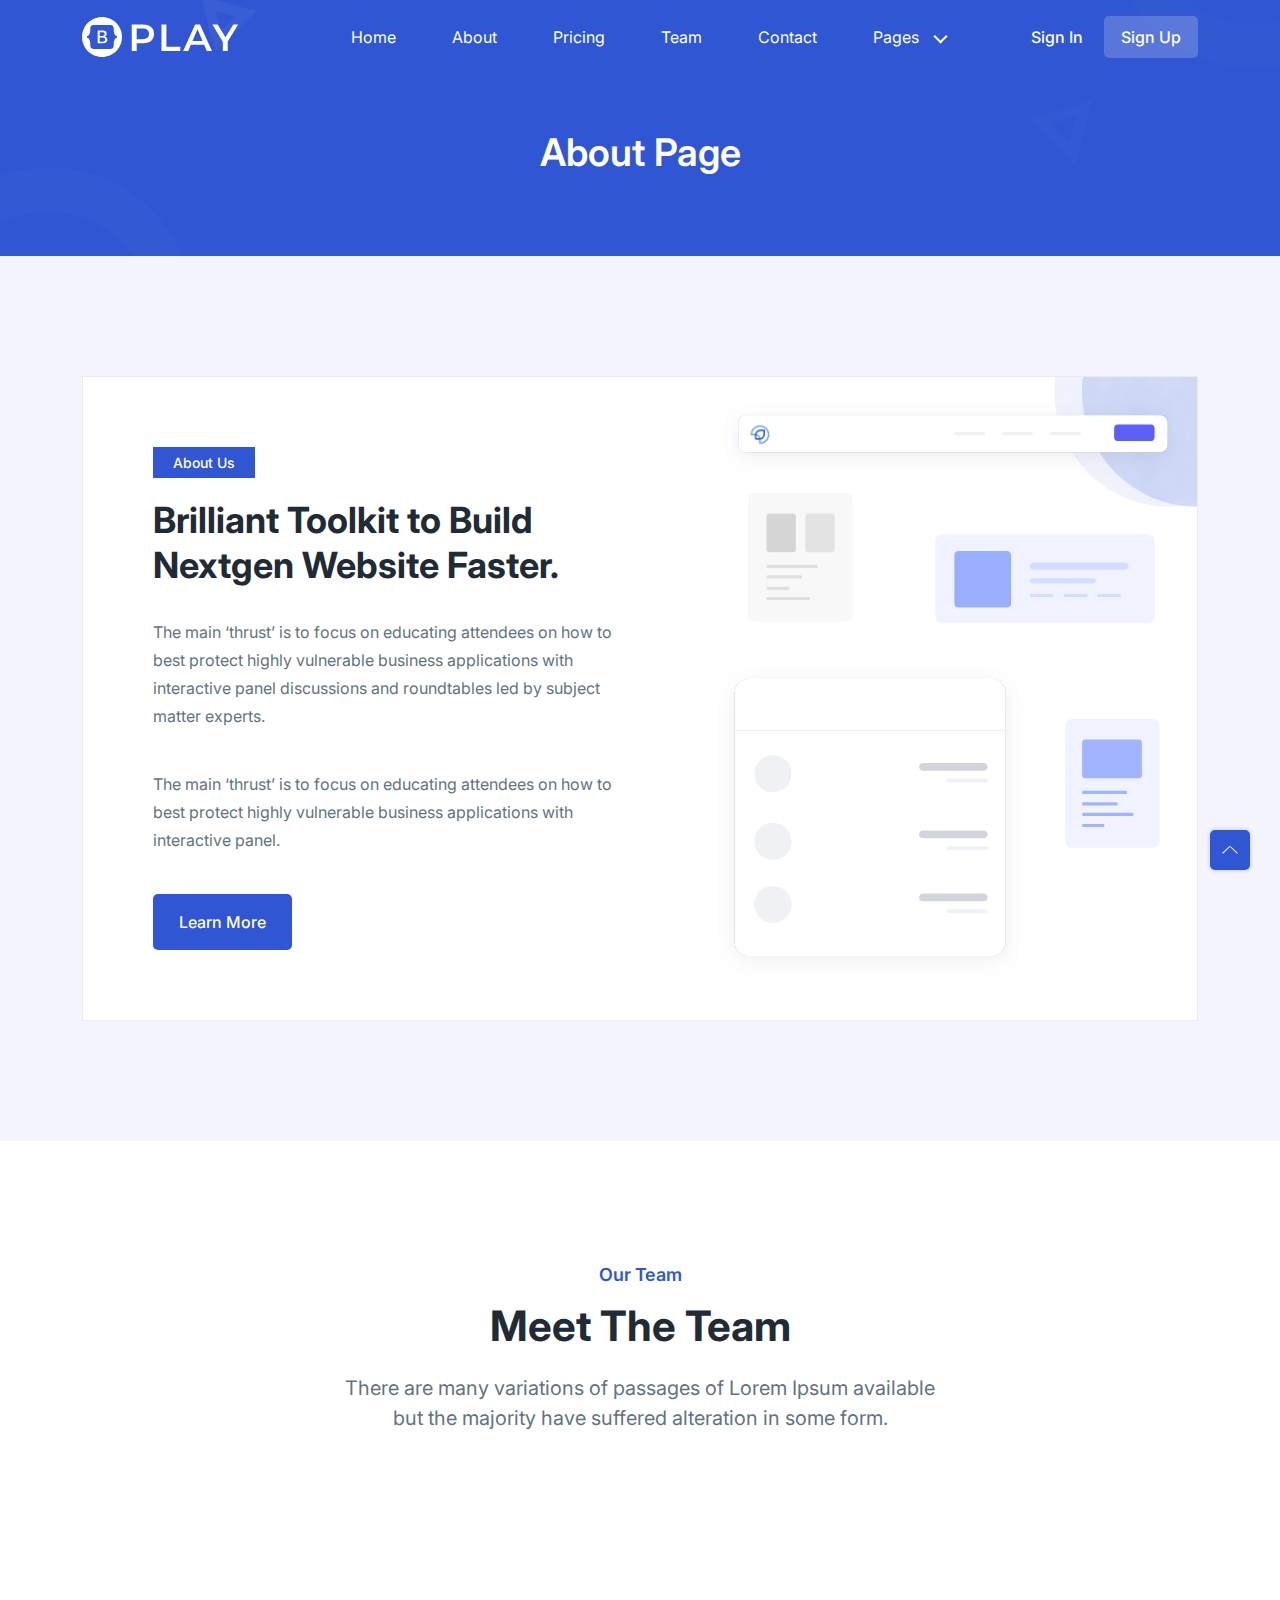
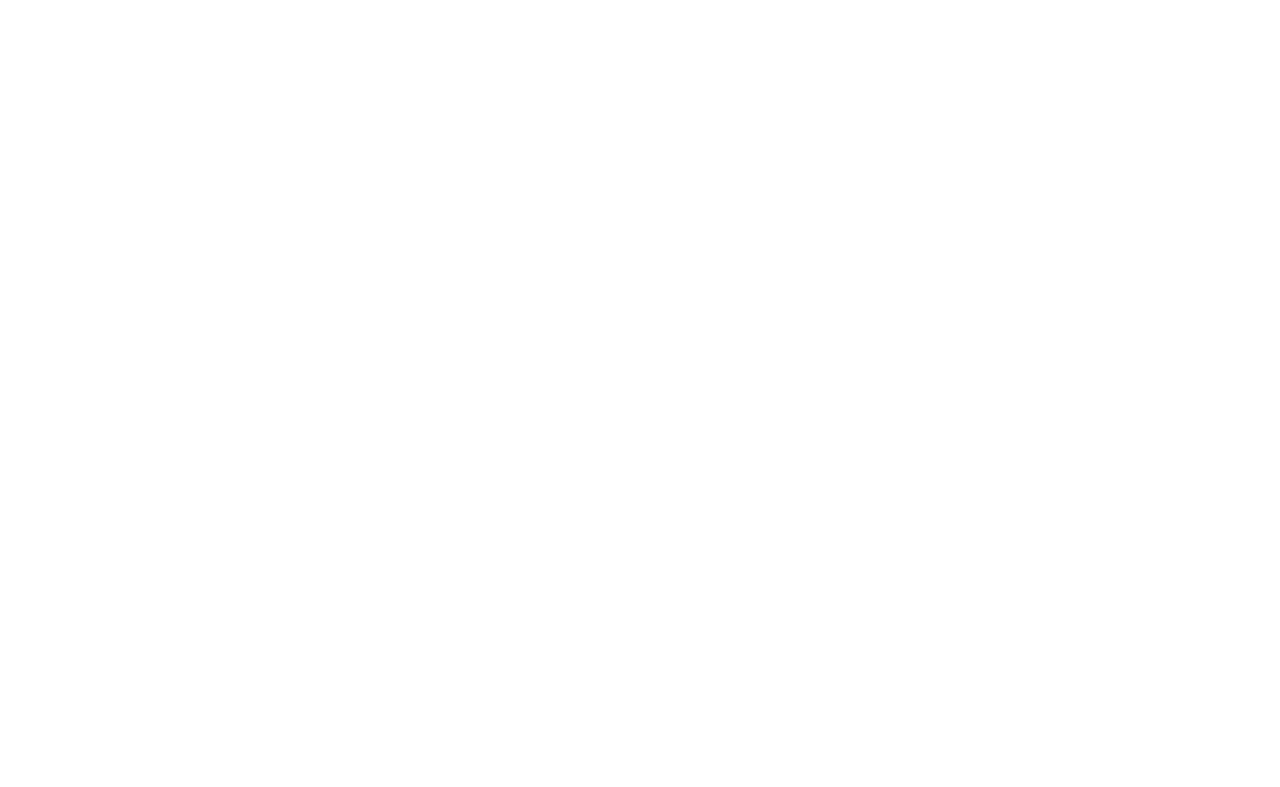
<file: about.html>
<!-- =========

	Template Name: Play
	Author: UIdeck
	Author URI: https://uideck.com/
	Support: https://uideck.com/support/
	Version: 1.1

========== -->

<!DOCTYPE html>
<html lang="en">
  <head>
    <meta charset="UTF-8" />
    <meta http-equiv="X-UA-Compatible" content="IE=edge" />
    <meta name="viewport" content="width=device-width, initial-scale=1.0" />
    <title>Play | Open source Project by UIdeck</title>

    <!--====== Favicon Icon ======-->
    <link
      rel="shortcut icon"
      href="assets/images/favicon.svg"
      type="image/svg"
    />

    <!-- ===== All CSS files ===== -->
    <link rel="stylesheet" href="assets/css/bootstrap.min.css" />
    <link rel="stylesheet" href="assets/css/animate.css" />
    <link rel="stylesheet" href="assets/css/lineicons.css" />
    <link rel="stylesheet" href="assets/css/ud-styles.css" />
  </head>
  <body>
    <!-- ====== Header Start ====== -->
    <header class="ud-header">
      <div class="container">
        <div class="row">
          <div class="col-lg-12">
            <nav class="navbar navbar-expand-lg">
              <a class="navbar-brand" href="index.html">
                <img src="assets/images/logo/logo.svg" alt="Logo" />
              </a>
              <button class="navbar-toggler">
                <span class="toggler-icon"> </span>
                <span class="toggler-icon"> </span>
                <span class="toggler-icon"> </span>
              </button>

              <div class="navbar-collapse">
                <ul id="nav" class="navbar-nav mx-auto">
                  <li class="nav-item">
                    <a class="ud-menu-scroll" href="#home">Home</a>
                  </li>

                  <li class="nav-item">
                    <a class="ud-menu-scroll" href="#about">About</a>
                  </li>
                  <li class="nav-item">
                    <a class="ud-menu-scroll" href="#pricing">Pricing</a>
                  </li>
                  <li class="nav-item">
                    <a class="ud-menu-scroll" href="#team">Team</a>
                  </li>
                  <li class="nav-item">
                    <a class="ud-menu-scroll" href="#contact">Contact</a>
                  </li>
                  <li class="nav-item nav-item-has-children">
                    <a href="javascript:void(0)"> Pages </a>
                    <ul class="ud-submenu">
                      <li class="ud-submenu-item">
                        <a href="about.html" class="ud-submenu-link">
                          About Page
                        </a>
                      </li>
                      <li class="ud-submenu-item">
                        <a href="pricing.html" class="ud-submenu-link">
                          Pricing Page
                        </a>
                      </li>
                      <li class="ud-submenu-item">
                        <a href="contact.html" class="ud-submenu-link">
                          Contact Page
                        </a>
                      </li>
                      <li class="ud-submenu-item">
                        <a href="blog.html" class="ud-submenu-link">
                          Blog Grid Page
                        </a>
                      </li>
                      <li class="ud-submenu-item">
                        <a href="blog-details.html" class="ud-submenu-link">
                          Blog Details Page
                        </a>
                      </li>
                      <li class="ud-submenu-item">
                        <a href="login.html" class="ud-submenu-link">
                          Sign In Page
                        </a>
                      </li>
                      <li class="ud-submenu-item">
                        <a href="404.html" class="ud-submenu-link">404 Page</a>
                      </li>
                    </ul>
                  </li>
                </ul>
              </div>

              <div class="navbar-btn d-none d-sm-inline-block">
                <a href="login.html" class="ud-main-btn ud-login-btn">
                  Sign In
                </a>
                <a class="ud-main-btn ud-white-btn" href="javascript:void(0)">
                  Sign Up
                </a>
              </div>
            </nav>
          </div>
        </div>
      </div>
    </header>
    <!-- ====== Header End ====== -->

    <!-- ====== Banner Start ====== -->
    <section class="ud-page-banner">
      <div class="container">
        <div class="row">
          <div class="col-lg-12">
            <div class="ud-banner-content">
              <h1>About Page</h1>
            </div>
          </div>
        </div>
      </div>
    </section>
    <!-- ====== Banner End ====== -->

    <!-- ====== About Start ====== -->
    <section id="about" class="ud-about">
      <div class="container">
        <div class="ud-about-wrapper wow fadeInUp" data-wow-delay=".2s">
          <div class="ud-about-content-wrapper">
            <div class="ud-about-content">
              <span class="tag">About Us</span>
              <h2>Brilliant Toolkit to Build Nextgen Website Faster.</h2>
              <p>
                The main ‘thrust’ is to focus on educating attendees on how to
                best protect highly vulnerable business applications with
                interactive panel discussions and roundtables led by subject
                matter experts.
              </p>

              <p>
                The main ‘thrust’ is to focus on educating attendees on how to
                best protect highly vulnerable business applications with
                interactive panel.
              </p>
              <a href="javascript:void(0)" class="ud-main-btn">Learn More</a>
            </div>
          </div>
          <div class="ud-about-image">
            <img src="assets/images/about/about-image.svg" alt="about-image" />
          </div>
        </div>
      </div>
    </section>
    <!-- ====== About End ====== -->

    <!-- ====== Team Start ====== -->
    <section id="team" class="ud-team">
      <div class="container">
        <div class="row">
          <div class="col-lg-12">
            <div class="ud-section-title mx-auto text-center">
              <span>Our Team</span>
              <h2>Meet The Team</h2>
              <p>
                There are many variations of passages of Lorem Ipsum available
                but the majority have suffered alteration in some form.
              </p>
            </div>
          </div>
        </div>

        <div class="row">
          <div class="col-xl-3 col-lg-3 col-sm-6">
            <div class="ud-single-team wow fadeInUp" data-wow-delay=".1s">
              <div class="ud-team-image-wrapper">
                <div class="ud-team-image">
                  <img src="assets/images/team/team-01.png" alt="team" />
                </div>

                <img
                  src="assets/images/team/dotted-shape.svg"
                  alt="shape"
                  class="shape shape-1"
                />
                <img
                  src="assets/images/team/shape-2.svg"
                  alt="shape"
                  class="shape shape-2"
                />
              </div>
              <div class="ud-team-info">
                <h5>Adveen Desuza</h5>
                <h6>UI Designer</h6>
              </div>
              <ul class="ud-team-socials">
                <li>
                  <a href="https://twitter.com/MusharofChy">
                    <i class="lni lni-facebook-filled"></i>
                  </a>
                </li>
                <li>
                  <a href="https://twitter.com/MusharofChy">
                    <i class="lni lni-twitter-filled"></i>
                  </a>
                </li>
                <li>
                  <a href="https://twitter.com/MusharofChy">
                    <i class="lni lni-instagram-filled"></i>
                  </a>
                </li>
              </ul>
            </div>
          </div>
          <div class="col-xl-3 col-lg-3 col-sm-6">
            <div class="ud-single-team wow fadeInUp" data-wow-delay=".15s">
              <div class="ud-team-image-wrapper">
                <div class="ud-team-image">
                  <img src="assets/images/team/team-02.png" alt="team" />
                </div>

                <img
                  src="assets/images/team/dotted-shape.svg"
                  alt="shape"
                  class="shape shape-1"
                />
                <img
                  src="assets/images/team/shape-2.svg"
                  alt="shape"
                  class="shape shape-2"
                />
              </div>
              <div class="ud-team-info">
                <h5>Jezmin uniya</h5>
                <h6>Product Designer</h6>
              </div>
              <ul class="ud-team-socials">
                <li>
                  <a href="https://twitter.com/MusharofChy">
                    <i class="lni lni-facebook-filled"></i>
                  </a>
                </li>
                <li>
                  <a href="https://twitter.com/MusharofChy">
                    <i class="lni lni-twitter-filled"></i>
                  </a>
                </li>
                <li>
                  <a href="https://twitter.com/MusharofChy">
                    <i class="lni lni-instagram-filled"></i>
                  </a>
                </li>
              </ul>
            </div>
          </div>
          <div class="col-xl-3 col-lg-3 col-sm-6">
            <div class="ud-single-team wow fadeInUp" data-wow-delay=".2s">
              <div class="ud-team-image-wrapper">
                <div class="ud-team-image">
                  <img src="assets/images/team/team-03.png" alt="team" />
                </div>

                <img
                  src="assets/images/team/dotted-shape.svg"
                  alt="shape"
                  class="shape shape-1"
                />
                <img
                  src="assets/images/team/shape-2.svg"
                  alt="shape"
                  class="shape shape-2"
                />
              </div>
              <div class="ud-team-info">
                <h5>Andrieo Gloree</h5>
                <h6>App Developer</h6>
              </div>
              <ul class="ud-team-socials">
                <li>
                  <a href="https://twitter.com/MusharofChy">
                    <i class="lni lni-facebook-filled"></i>
                  </a>
                </li>
                <li>
                  <a href="https://twitter.com/MusharofChy">
                    <i class="lni lni-twitter-filled"></i>
                  </a>
                </li>
                <li>
                  <a href="https://twitter.com/MusharofChy">
                    <i class="lni lni-instagram-filled"></i>
                  </a>
                </li>
              </ul>
            </div>
          </div>
          <div class="col-xl-3 col-lg-3 col-sm-6">
            <div class="ud-single-team wow fadeInUp" data-wow-delay=".25s">
              <div class="ud-team-image-wrapper">
                <div class="ud-team-image">
                  <img src="assets/images/team/team-04.png" alt="team" />
                </div>

                <img
                  src="assets/images/team/dotted-shape.svg"
                  alt="shape"
                  class="shape shape-1"
                />
                <img
                  src="assets/images/team/shape-2.svg"
                  alt="shape"
                  class="shape shape-2"
                />
              </div>
              <div class="ud-team-info">
                <h5>Jackie Sanders</h5>
                <h6>Content Writer</h6>
              </div>
              <ul class="ud-team-socials">
                <li>
                  <a href="https://twitter.com/MusharofChy">
                    <i class="lni lni-facebook-filled"></i>
                  </a>
                </li>
                <li>
                  <a href="https://twitter.com/MusharofChy">
                    <i class="lni lni-twitter-filled"></i>
                  </a>
                </li>
                <li>
                  <a href="https://twitter.com/MusharofChy">
                    <i class="lni lni-instagram-filled"></i>
                  </a>
                </li>
              </ul>
            </div>
          </div>
        </div>
      </div>
    </section>
    <!-- ====== Team End ====== -->

    <!-- ====== Footer Start ====== -->
    <footer class="ud-footer wow fadeInUp" data-wow-delay=".15s">
      <div class="shape shape-1">
        <img src="assets/images/footer/shape-1.svg" alt="shape" />
      </div>
      <div class="shape shape-2">
        <img src="assets/images/footer/shape-2.svg" alt="shape" />
      </div>
      <div class="shape shape-3">
        <img src="assets/images/footer/shape-3.svg" alt="shape" />
      </div>
      <div class="ud-footer-widgets">
        <div class="container">
          <div class="row">
            <div class="col-xl-3 col-lg-4 col-md-6">
              <div class="ud-widget">
                <a href="index.html" class="ud-footer-logo">
                  <img src="assets/images/logo/logo.svg" alt="logo" />
                </a>
                <p class="ud-widget-desc">
                  We create digital experiences for brands and companies by
                  using technology.
                </p>
                <ul class="ud-widget-socials">
                  <li>
                    <a href="https://twitter.com/MusharofChy">
                      <i class="lni lni-facebook-filled"></i>
                    </a>
                  </li>
                  <li>
                    <a href="https://twitter.com/MusharofChy">
                      <i class="lni lni-twitter-filled"></i>
                    </a>
                  </li>
                  <li>
                    <a href="https://twitter.com/MusharofChy">
                      <i class="lni lni-instagram-filled"></i>
                    </a>
                  </li>
                  <li>
                    <a href="https://twitter.com/MusharofChy">
                      <i class="lni lni-linkedin-original"></i>
                    </a>
                  </li>
                </ul>
              </div>
            </div>

            <div class="col-xl-2 col-lg-2 col-md-6 col-sm-6">
              <div class="ud-widget">
                <h5 class="ud-widget-title">About Us</h5>
                <ul class="ud-widget-links">
                  <li>
                    <a href="javascript:void(0)">Home</a>
                  </li>
                  <li>
                    <a href="javascript:void(0)">Features</a>
                  </li>
                  <li>
                    <a href="javascript:void(0)">About</a>
                  </li>
                  <li>
                    <a href="javascript:void(0)">Testimonial</a>
                  </li>
                </ul>
              </div>
            </div>
            <div class="col-xl-2 col-lg-3 col-md-6 col-sm-6">
              <div class="ud-widget">
                <h5 class="ud-widget-title">Features</h5>
                <ul class="ud-widget-links">
                  <li>
                    <a href="javascript:void(0)">How it works</a>
                  </li>
                  <li>
                    <a href="javascript:void(0)">Privacy policy</a>
                  </li>
                  <li>
                    <a href="javascript:void(0)">Terms of service</a>
                  </li>
                  <li>
                    <a href="javascript:void(0)">Refund policy</a>
                  </li>
                </ul>
              </div>
            </div>
            <div class="col-xl-2 col-lg-3 col-md-6 col-sm-6">
              <div class="ud-widget">
                <h5 class="ud-widget-title">Our Products</h5>
                <ul class="ud-widget-links">
                  <li>
                    <a
                      href="https://lineicons.com/"
                      rel="nofollow noopner"
                      target="_blank"
                      >Lineicons
                    </a>
                  </li>
                  <li>
                    <a
                      href="https://ecommercehtml.com/"
                      rel="nofollow noopner"
                      target="_blank"
                      >Ecommerce HTML</a
                    >
                  </li>
                  <li>
                    <a
                      href="https://ayroui.com/"
                      rel="nofollow noopner"
                      target="_blank"
                      >Ayro UI</a
                    >
                  </li>
                  <li>
                    <a
                      href="https://graygrids.com/"
                      rel="nofollow noopner"
                      target="_blank"
                      >Plain Admin</a
                    >
                  </li>
                </ul>
              </div>
            </div>
            <div class="col-xl-3 col-lg-6 col-md-8 col-sm-10">
              <div class="ud-widget">
                <h5 class="ud-widget-title">Partners</h5>
                <ul class="ud-widget-brands">
                  <li>
                    <a
                      href="https://ayroui.com/"
                      rel="nofollow noopner"
                      target="_blank"
                    >
                      <img
                        src="assets/images/footer/brands/ayroui.svg"
                        alt="ayroui"
                      />
                    </a>
                  </li>
                  <li>
                    <a
                      href="https://ecommercehtml.com/"
                      rel="nofollow noopner"
                      target="_blank"
                    >
                      <img
                        src="assets/images/footer/brands/ecommerce-html.svg"
                        alt="ecommerce-html"
                      />
                    </a>
                  </li>
                  <li>
                    <a
                      href="https://graygrids.com/"
                      rel="nofollow noopner"
                      target="_blank"
                    >
                      <img
                        src="assets/images/footer/brands/graygrids.svg"
                        alt="graygrids"
                      />
                    </a>
                  </li>
                  <li>
                    <a
                      href="https://lineicons.com/"
                      rel="nofollow noopner"
                      target="_blank"
                    >
                      <img
                        src="assets/images/footer/brands/lineicons.svg"
                        alt="lineicons"
                      />
                    </a>
                  </li>
                  <li>
                    <a
                      href="https://uideck.com/"
                      rel="nofollow noopner"
                      target="_blank"
                    >
                      <img
                        src="assets/images/footer/brands/uideck.svg"
                        alt="uideck"
                      />
                    </a>
                  </li>
                  <li>
                    <a
                      href="https://tailwindtemplates.co/"
                      rel="nofollow noopner"
                      target="_blank"
                    >
                      <img
                        src="assets/images/footer/brands/tailwindtemplates.svg"
                        alt="tailwindtemplates"
                      />
                    </a>
                  </li>
                </ul>
              </div>
            </div>
          </div>
        </div>
      </div>
      <div class="ud-footer-bottom">
        <div class="container">
          <div class="row">
            <div class="col-md-8">
              <ul class="ud-footer-bottom-left">
                <li>
                  <a href="javascript:void(0)">Privacy policy</a>
                </li>
                <li>
                  <a href="javascript:void(0)">Support policy</a>
                </li>
                <li>
                  <a href="javascript:void(0)">Terms of service</a>
                </li>
              </ul>
            </div>
            <div class="col-md-4">
              <p class="ud-footer-bottom-right">
                Designed and Developed by
                <a href="https://uideck.com" rel="nofollow">UIdeck</a>
              </p>
            </div>
          </div>
        </div>
      </div>
    </footer>
    <!-- ====== Footer End ====== -->

    <!-- ====== Back To Top Start ====== -->
    <a href="javascript:void(0)" class="back-to-top">
      <i class="lni lni-chevron-up"> </i>
    </a>
    <!-- ====== Back To Top End ====== -->

    <!-- ====== All Javascript Files ====== -->
    <script src="assets/js/bootstrap.bundle.min.js"></script>
    <script src="assets/js/wow.min.js"></script>
    <script src="assets/js/main.js"></script>
  </body>
</html>
</file>
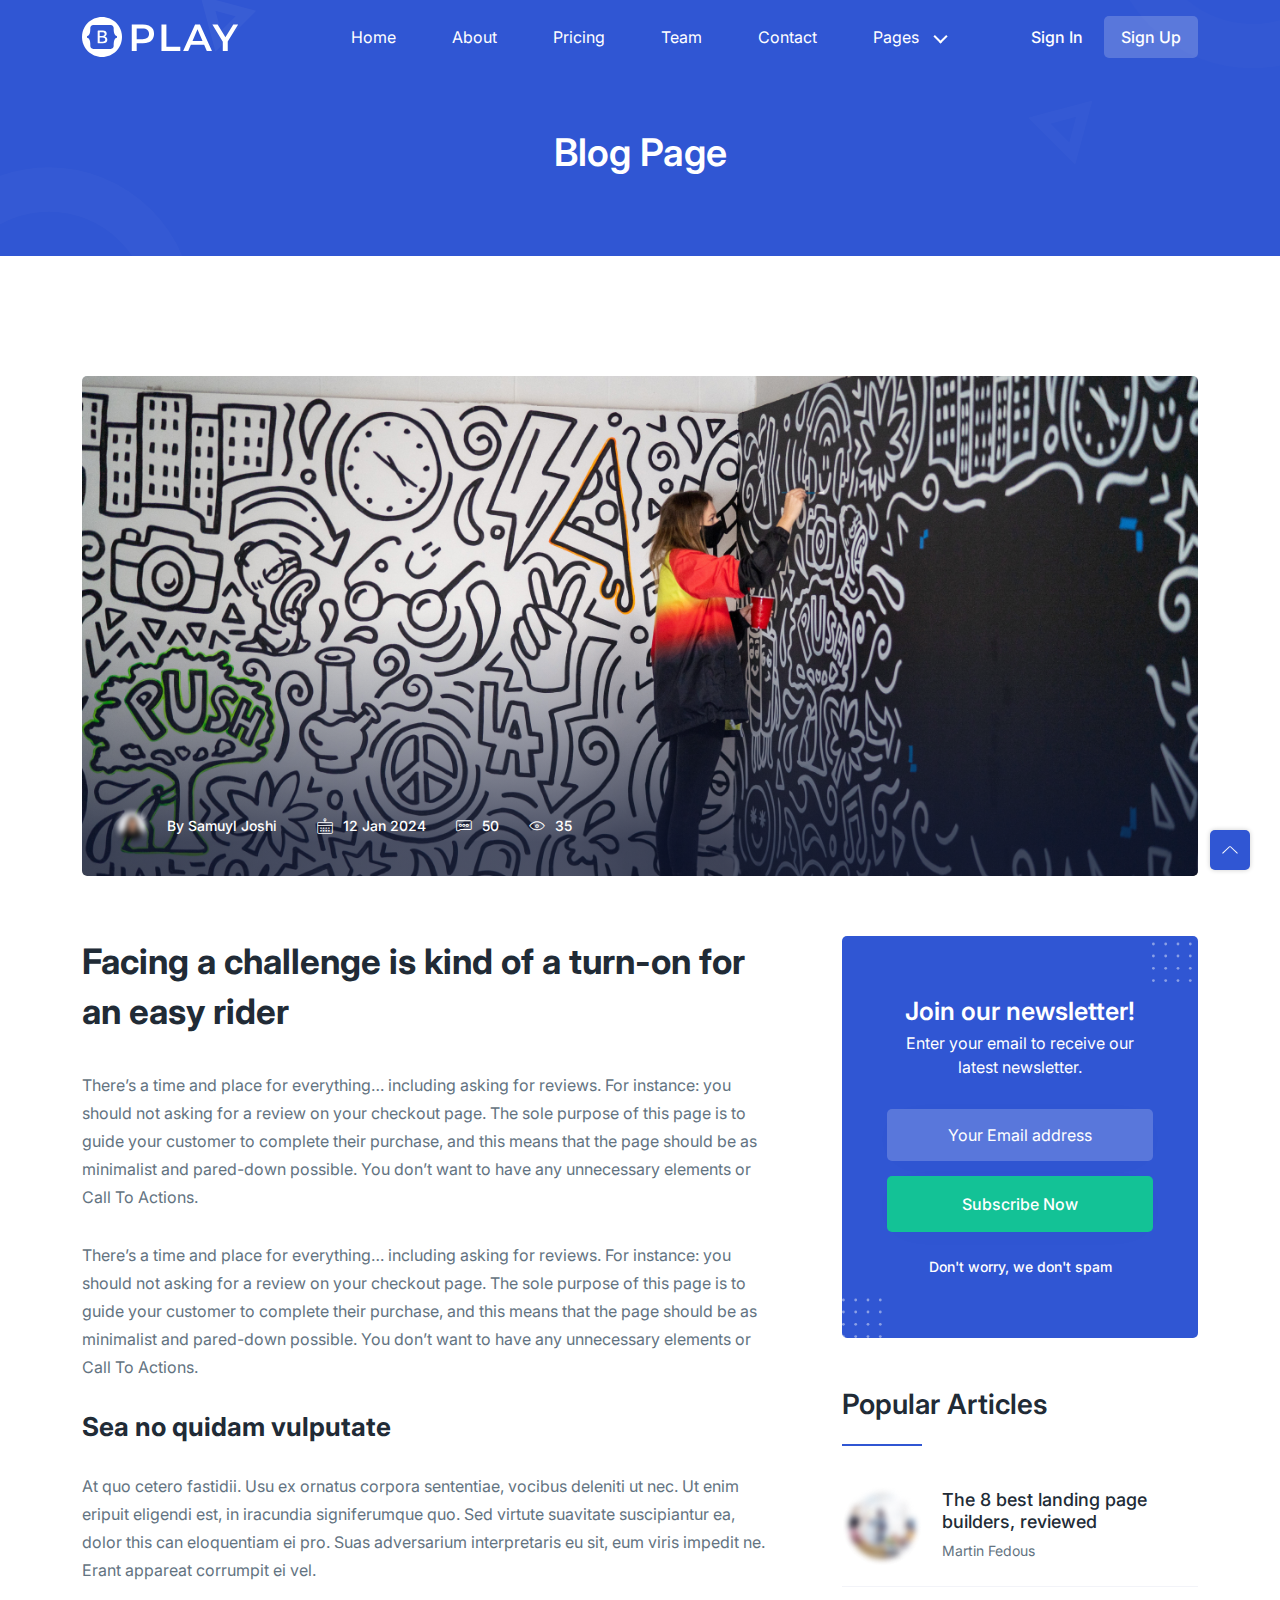
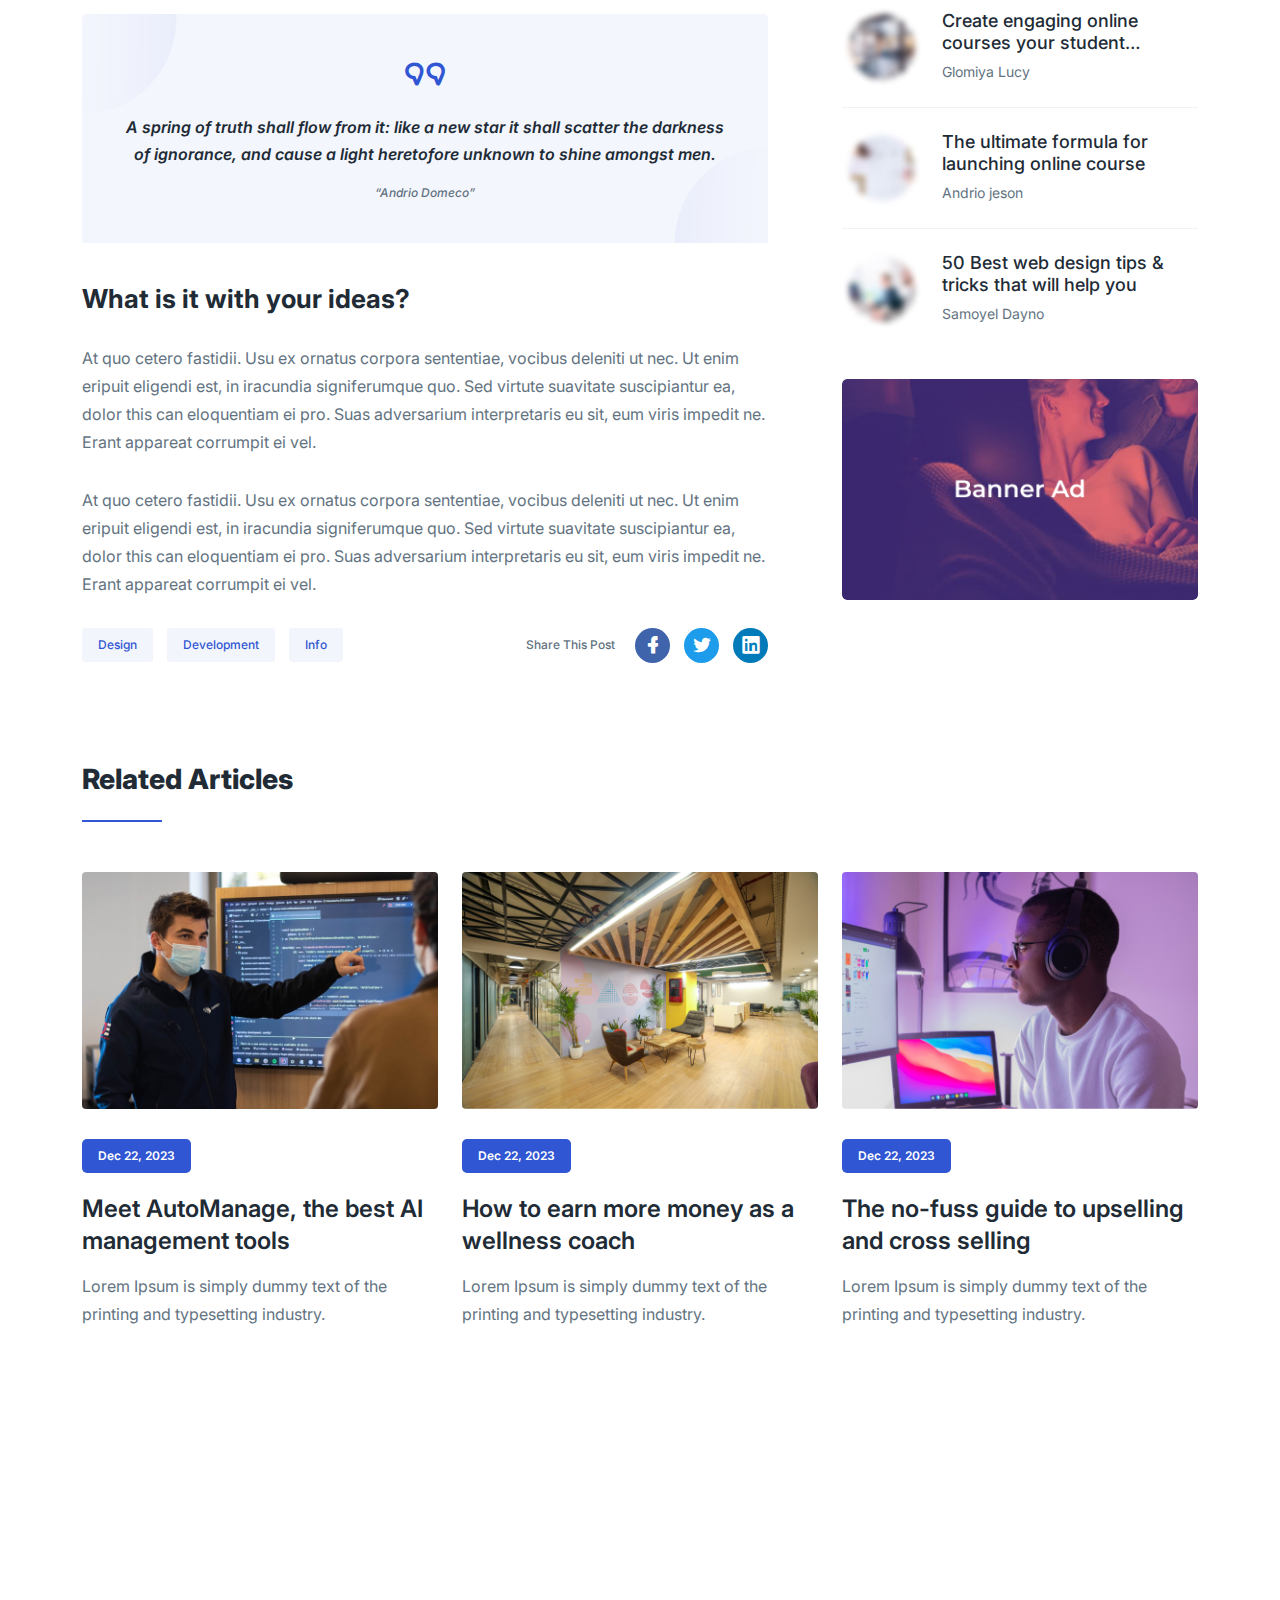
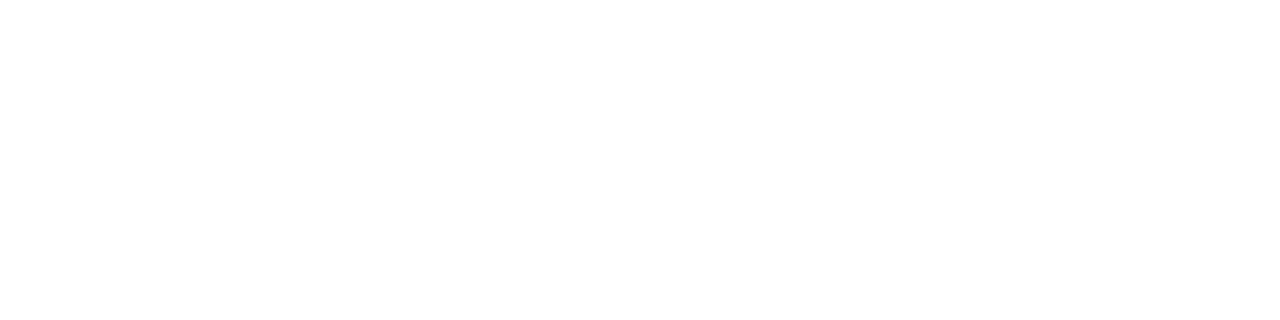
<file: blog-details.html>
<!-- =========

	Template Name: Play
	Author: UIdeck
	Author URI: https://uideck.com/
	Support: https://uideck.com/support/
	Version: 1.1

========== -->

<!DOCTYPE html>
<html lang="en">
  <head>
    <meta charset="UTF-8" />
    <meta http-equiv="X-UA-Compatible" content="IE=edge" />
    <meta name="viewport" content="width=device-width, initial-scale=1.0" />
    <title>Play | Open source Project by UIdeck</title>

    <!--====== Favicon Icon ======-->
    <link
      rel="shortcut icon"
      href="assets/images/favicon.svg"
      type="image/svg"
    />

    <!-- ===== All CSS files ===== -->
    <link rel="stylesheet" href="assets/css/bootstrap.min.css" />
    <link rel="stylesheet" href="assets/css/animate.css" />
    <link rel="stylesheet" href="assets/css/lineicons.css" />
    <link rel="stylesheet" href="assets/css/ud-styles.css" />
  </head>
  <body>
    <!-- ====== Header Start ====== -->
    <header class="ud-header">
      <div class="container">
        <div class="row">
          <div class="col-lg-12">
            <nav class="navbar navbar-expand-lg">
              <a class="navbar-brand" href="index.html">
                <img src="assets/images/logo/logo.svg" alt="Logo" />
              </a>
              <button class="navbar-toggler">
                <span class="toggler-icon"> </span>
                <span class="toggler-icon"> </span>
                <span class="toggler-icon"> </span>
              </button>

              <div class="navbar-collapse">
                <ul id="nav" class="navbar-nav mx-auto">
                  <li class="nav-item">
                    <a class="ud-menu-scroll" href="#home">Home</a>
                  </li>

                  <li class="nav-item">
                    <a class="ud-menu-scroll" href="#about">About</a>
                  </li>
                  <li class="nav-item">
                    <a class="ud-menu-scroll" href="#pricing">Pricing</a>
                  </li>
                  <li class="nav-item">
                    <a class="ud-menu-scroll" href="#team">Team</a>
                  </li>
                  <li class="nav-item">
                    <a class="ud-menu-scroll" href="#contact">Contact</a>
                  </li>
                  <li class="nav-item nav-item-has-children">
                    <a href="javascript:void(0)"> Pages </a>
                    <ul class="ud-submenu">
                      <li class="ud-submenu-item">
                        <a href="about.html" class="ud-submenu-link">
                          About Page
                        </a>
                      </li>
                      <li class="ud-submenu-item">
                        <a href="pricing.html" class="ud-submenu-link">
                          Pricing Page
                        </a>
                      </li>
                      <li class="ud-submenu-item">
                        <a href="contact.html" class="ud-submenu-link">
                          Contact Page
                        </a>
                      </li>
                      <li class="ud-submenu-item">
                        <a href="blog.html" class="ud-submenu-link">
                          Blog Grid Page
                        </a>
                      </li>
                      <li class="ud-submenu-item">
                        <a href="blog-details.html" class="ud-submenu-link">
                          Blog Details Page
                        </a>
                      </li>
                      <li class="ud-submenu-item">
                        <a href="login.html" class="ud-submenu-link">
                          Sign In Page
                        </a>
                      </li>
                      <li class="ud-submenu-item">
                        <a href="404.html" class="ud-submenu-link">404 Page</a>
                      </li>
                    </ul>
                  </li>
                </ul>
              </div>

              <div class="navbar-btn d-none d-sm-inline-block">
                <a href="login.html" class="ud-main-btn ud-login-btn">
                  Sign In
                </a>
                <a class="ud-main-btn ud-white-btn" href="javascript:void(0)">
                  Sign Up
                </a>
              </div>
            </nav>
          </div>
        </div>
      </div>
    </header>
    <!-- ====== Header End ====== -->

    <!-- ====== Banner Start ====== -->
    <section class="ud-page-banner">
      <div class="container">
        <div class="row">
          <div class="col-lg-12">
            <div class="ud-banner-content">
              <h1>Blog Page</h1>
            </div>
          </div>
        </div>
      </div>
    </section>
    <!-- ====== Banner End ====== -->

    <!-- ====== Blog Details Start ====== -->
    <section class="ud-blog-details">
      <div class="container">
        <div class="row">
          <div class="col-lg-12">
            <div class="ud-blog-details-image">
              <img
                src="assets/images/blog/blog-details-01.jpg"
                alt="blog details"
              />
              <div class="ud-blog-overlay">
                <div class="ud-blog-overlay-content">
                  <div class="ud-blog-author">
                    <img src="assets/images/blog/author-01.png" alt="author" />
                    <span>
                      By <a href="javascript:void(0)"> Samuyl Joshi </a>
                    </span>
                  </div>

                  <div class="ud-blog-meta">
                    <p class="date">
                      <i class="lni lni-calendar"></i> <span>12 Jan 2024</span>
                    </p>
                    <p class="comment">
                      <i class="lni lni-comments"></i> <span>50</span>
                    </p>
                    <p class="view">
                      <i class="lni lni-eye"></i> <span>35</span>
                    </p>
                  </div>
                </div>
              </div>
            </div>
          </div>

          <div class="col-lg-8">
            <div class="ud-blog-details-content">
              <h2 class="ud-blog-details-title">
                Facing a challenge is kind of a turn-on for an easy rider
              </h2>
              <p class="ud-blog-details-para">
                There’s a time and place for everything… including asking for
                reviews. For instance: you should not asking for a review on
                your checkout page. The sole purpose of this page is to guide
                your customer to complete their purchase, and this means that
                the page should be as minimalist and pared-down possible. You
                don’t want to have any unnecessary elements or Call To Actions.
              </p>
              <p class="ud-blog-details-para">
                There’s a time and place for everything… including asking for
                reviews. For instance: you should not asking for a review on
                your checkout page. The sole purpose of this page is to guide
                your customer to complete their purchase, and this means that
                the page should be as minimalist and pared-down possible. You
                don’t want to have any unnecessary elements or Call To Actions.
              </p>
              <h3 class="ud-blog-details-subtitle">Sea no quidam vulputate</h3>
              <p class="ud-blog-details-para">
                At quo cetero fastidii. Usu ex ornatus corpora sententiae,
                vocibus deleniti ut nec. Ut enim eripuit eligendi est, in
                iracundia signiferumque quo. Sed virtute suavitate suscipiantur
                ea, dolor this can eloquentiam ei pro. Suas adversarium
                interpretaris eu sit, eum viris impedit ne. Erant appareat
                corrumpit ei vel.
              </p>

              <div class="ud-blog-quote">
                <i class="lni lni-quotation"></i>
                <p>
                  A spring of truth shall flow from it: like a new star it shall
                  scatter the darkness of ignorance, and cause a light
                  heretofore unknown to shine amongst men.
                </p>
                <h6>“Andrio Domeco”</h6>
              </div>
              <h3 class="ud-blog-details-subtitle">
                What is it with your ideas?
              </h3>
              <p class="ud-blog-details-para">
                At quo cetero fastidii. Usu ex ornatus corpora sententiae,
                vocibus deleniti ut nec. Ut enim eripuit eligendi est, in
                iracundia signiferumque quo. Sed virtute suavitate suscipiantur
                ea, dolor this can eloquentiam ei pro. Suas adversarium
                interpretaris eu sit, eum viris impedit ne. Erant appareat
                corrumpit ei vel.
              </p>
              <p class="ud-blog-details-para">
                At quo cetero fastidii. Usu ex ornatus corpora sententiae,
                vocibus deleniti ut nec. Ut enim eripuit eligendi est, in
                iracundia signiferumque quo. Sed virtute suavitate suscipiantur
                ea, dolor this can eloquentiam ei pro. Suas adversarium
                interpretaris eu sit, eum viris impedit ne. Erant appareat
                corrumpit ei vel.
              </p>

              <div class="ud-blog-details-action">
                <ul class="ud-blog-tags">
                  <li>
                    <a href="javascript:void(0)">Design</a>
                  </li>
                  <li>
                    <a href="javascript:void(0)">Development</a>
                  </li>
                  <li>
                    <a href="javascript:void(0)">Info</a>
                  </li>
                </ul>
                <div class="ud-blog-share">
                  <h6>Share This Post</h6>
                  <ul class="ud-blog-share-links">
                    <li>
                      <a href="javascript:void(0)" class="facebook">
                        <i class="lni lni-facebook-filled"></i>
                      </a>
                    </li>
                    <li>
                      <a href="javascript:void(0)" class="twitter">
                        <i class="lni lni-twitter-filled"></i>
                      </a>
                    </li>
                    <li>
                      <a href="javascript:void(0)" class="linkedin">
                        <i class="lni lni-linkedin-original"></i>
                      </a>
                    </li>
                  </ul>
                </div>
              </div>
            </div>
          </div>
          <div class="col-lg-4">
            <div class="ud-blog-sidebar">
              <div class="ud-newsletter-box">
                <img
                  src="assets/images/blog/dotted-shape.svg"
                  alt="shape"
                  class="shape shape-1"
                />
                <img
                  src="assets/images/blog/dotted-shape.svg"
                  alt="shape"
                  class="shape shape-2"
                />
                <h3 class="ud-newsletter-title">Join our newsletter!</h3>
                <p>Enter your email to receive our latest newsletter.</p>
                <form class="ud-newsletter-form">
                  <input
                    type="email"
                    name="email"
                    placeholder="Your Email address"
                  />
                  <button class="ud-main-btn">Subscribe Now</button>
                  <p class="ud-newsletter-note">Don't worry, we don't spam</p>
                </form>
              </div>

              <div class="ud-articles-box">
                <h3 class="ud-articles-box-title">Popular Articles</h3>
                <ul class="ud-articles-list">
                  <li>
                    <div class="ud-article-image">
                      <img
                        src="assets/images/blog/article-author-01.png"
                        alt="author"
                      />
                    </div>
                    <div class="ud-article-content">
                      <h5 class="ud-article-title">
                        <a href="javascript:void(0)">
                          The 8 best landing page builders, reviewed
                        </a>
                      </h5>
                      <p class="ud-article-author">Martin Fedous</p>
                    </div>
                  </li>
                  <li>
                    <div class="ud-article-image">
                      <img
                        src="assets/images/blog/article-author-02.png"
                        alt="author"
                      />
                    </div>
                    <div class="ud-article-content">
                      <h5 class="ud-article-title">
                        <a href="javascript:void(0)">
                          Create engaging online courses your student…
                        </a>
                      </h5>
                      <p class="ud-article-author">Glomiya Lucy</p>
                    </div>
                  </li>
                  <li>
                    <div class="ud-article-image">
                      <img
                        src="assets/images/blog/article-author-03.png"
                        alt="author"
                      />
                    </div>
                    <div class="ud-article-content">
                      <h5 class="ud-article-title">
                        <a href="javascript:void(0)">
                          The ultimate formula for launching online course
                        </a>
                      </h5>
                      <p class="ud-article-author">Andrio jeson</p>
                    </div>
                  </li>
                  <li>
                    <div class="ud-article-image">
                      <img
                        src="assets/images/blog/article-author-04.png"
                        alt="author"
                      />
                    </div>
                    <div class="ud-article-content">
                      <h5 class="ud-article-title">
                        <a href="javascript:void(0)">
                          50 Best web design tips & tricks that will help you
                        </a>
                      </h5>
                      <p class="ud-article-author">Samoyel Dayno</p>
                    </div>
                  </li>
                </ul>
              </div>

              <div class="ud-banner-ad">
                <a href="javascript:void(0)">
                  <img
                    src="assets/images/blog/bannder-ad.png"
                    alt="ad banner"
                  />
                </a>
              </div>
            </div>
          </div>
        </div>
      </div>
    </section>
    <!-- ====== Blog Details End ====== -->

    <!-- ====== Blog Start ====== -->
    <section class="ud-blog-grids ud-related-articles">
      <div class="container">
        <div class="row col-lg-12">
          <div class="ud-related-title">
            <h2 class="ud-related-articles-title">Related Articles</h2>
          </div>
        </div>
        <div class="row">
          <div class="col-lg-4 col-md-6">
            <div class="ud-single-blog">
              <div class="ud-blog-image">
                <a href="blog-details.html">
                  <img src="assets/images/blog/blog-01.jpg" alt="blog" />
                </a>
              </div>
              <div class="ud-blog-content">
                <span class="ud-blog-date">Dec 22, 2023</span>
                <h3 class="ud-blog-title">
                  <a href="blog-details.html">
                    Meet AutoManage, the best AI management tools
                  </a>
                </h3>
                <p class="ud-blog-desc">
                  Lorem Ipsum is simply dummy text of the printing and
                  typesetting industry.
                </p>
              </div>
            </div>
          </div>
          <div class="col-lg-4 col-md-6">
            <div class="ud-single-blog">
              <div class="ud-blog-image">
                <a href="blog-details.html">
                  <img src="assets/images/blog/blog-02.jpg" alt="blog" />
                </a>
              </div>
              <div class="ud-blog-content">
                <span class="ud-blog-date">Dec 22, 2023</span>
                <h3 class="ud-blog-title">
                  <a href="blog-details.html">
                    How to earn more money as a wellness coach
                  </a>
                </h3>
                <p class="ud-blog-desc">
                  Lorem Ipsum is simply dummy text of the printing and
                  typesetting industry.
                </p>
              </div>
            </div>
          </div>
          <div class="col-lg-4 col-md-6">
            <div class="ud-single-blog">
              <div class="ud-blog-image">
                <a href="blog-details.html">
                  <img src="assets/images/blog/blog-03.jpg" alt="blog" />
                </a>
              </div>
              <div class="ud-blog-content">
                <span class="ud-blog-date">Dec 22, 2023</span>
                <h3 class="ud-blog-title">
                  <a href="blog-details.html">
                    The no-fuss guide to upselling and cross selling
                  </a>
                </h3>
                <p class="ud-blog-desc">
                  Lorem Ipsum is simply dummy text of the printing and
                  typesetting industry.
                </p>
              </div>
            </div>
          </div>
        </div>
      </div>
    </section>
    <!-- ====== Blog End ====== -->

    <!-- ====== Footer Start ====== -->
    <footer class="ud-footer wow fadeInUp" data-wow-delay=".15s">
      <div class="shape shape-1">
        <img src="assets/images/footer/shape-1.svg" alt="shape" />
      </div>
      <div class="shape shape-2">
        <img src="assets/images/footer/shape-2.svg" alt="shape" />
      </div>
      <div class="shape shape-3">
        <img src="assets/images/footer/shape-3.svg" alt="shape" />
      </div>
      <div class="ud-footer-widgets">
        <div class="container">
          <div class="row">
            <div class="col-xl-3 col-lg-4 col-md-6">
              <div class="ud-widget">
                <a href="index.html" class="ud-footer-logo">
                  <img src="assets/images/logo/logo.svg" alt="logo" />
                </a>
                <p class="ud-widget-desc">
                  We create digital experiences for brands and companies by
                  using technology.
                </p>
                <ul class="ud-widget-socials">
                  <li>
                    <a href="https://twitter.com/MusharofChy">
                      <i class="lni lni-facebook-filled"></i>
                    </a>
                  </li>
                  <li>
                    <a href="https://twitter.com/MusharofChy">
                      <i class="lni lni-twitter-filled"></i>
                    </a>
                  </li>
                  <li>
                    <a href="https://twitter.com/MusharofChy">
                      <i class="lni lni-instagram-filled"></i>
                    </a>
                  </li>
                  <li>
                    <a href="https://twitter.com/MusharofChy">
                      <i class="lni lni-linkedin-original"></i>
                    </a>
                  </li>
                </ul>
              </div>
            </div>

            <div class="col-xl-2 col-lg-2 col-md-6 col-sm-6">
              <div class="ud-widget">
                <h5 class="ud-widget-title">About Us</h5>
                <ul class="ud-widget-links">
                  <li>
                    <a href="javascript:void(0)">Home</a>
                  </li>
                  <li>
                    <a href="javascript:void(0)">Features</a>
                  </li>
                  <li>
                    <a href="javascript:void(0)">About</a>
                  </li>
                  <li>
                    <a href="javascript:void(0)">Testimonial</a>
                  </li>
                </ul>
              </div>
            </div>
            <div class="col-xl-2 col-lg-3 col-md-6 col-sm-6">
              <div class="ud-widget">
                <h5 class="ud-widget-title">Features</h5>
                <ul class="ud-widget-links">
                  <li>
                    <a href="javascript:void(0)">How it works</a>
                  </li>
                  <li>
                    <a href="javascript:void(0)">Privacy policy</a>
                  </li>
                  <li>
                    <a href="javascript:void(0)">Terms of service</a>
                  </li>
                  <li>
                    <a href="javascript:void(0)">Refund policy</a>
                  </li>
                </ul>
              </div>
            </div>
            <div class="col-xl-2 col-lg-3 col-md-6 col-sm-6">
              <div class="ud-widget">
                <h5 class="ud-widget-title">Our Products</h5>
                <ul class="ud-widget-links">
                  <li>
                    <a
                      href="https://lineicons.com/"
                      rel="nofollow noopner"
                      target="_blank"
                      >Lineicons
                    </a>
                  </li>
                  <li>
                    <a
                      href="https://ecommercehtml.com/"
                      rel="nofollow noopner"
                      target="_blank"
                      >Ecommerce HTML</a
                    >
                  </li>
                  <li>
                    <a
                      href="https://ayroui.com/"
                      rel="nofollow noopner"
                      target="_blank"
                      >Ayro UI</a
                    >
                  </li>
                  <li>
                    <a
                      href="https://graygrids.com/"
                      rel="nofollow noopner"
                      target="_blank"
                      >Plain Admin</a
                    >
                  </li>
                </ul>
              </div>
            </div>
            <div class="col-xl-3 col-lg-6 col-md-8 col-sm-10">
              <div class="ud-widget">
                <h5 class="ud-widget-title">Partners</h5>
                <ul class="ud-widget-brands">
                  <li>
                    <a
                      href="https://ayroui.com/"
                      rel="nofollow noopner"
                      target="_blank"
                    >
                      <img
                        src="assets/images/footer/brands/ayroui.svg"
                        alt="ayroui"
                      />
                    </a>
                  </li>
                  <li>
                    <a
                      href="https://ecommercehtml.com/"
                      rel="nofollow noopner"
                      target="_blank"
                    >
                      <img
                        src="assets/images/footer/brands/ecommerce-html.svg"
                        alt="ecommerce-html"
                      />
                    </a>
                  </li>
                  <li>
                    <a
                      href="https://graygrids.com/"
                      rel="nofollow noopner"
                      target="_blank"
                    >
                      <img
                        src="assets/images/footer/brands/graygrids.svg"
                        alt="graygrids"
                      />
                    </a>
                  </li>
                  <li>
                    <a
                      href="https://lineicons.com/"
                      rel="nofollow noopner"
                      target="_blank"
                    >
                      <img
                        src="assets/images/footer/brands/lineicons.svg"
                        alt="lineicons"
                      />
                    </a>
                  </li>
                  <li>
                    <a
                      href="https://uideck.com/"
                      rel="nofollow noopner"
                      target="_blank"
                    >
                      <img
                        src="assets/images/footer/brands/uideck.svg"
                        alt="uideck"
                      />
                    </a>
                  </li>
                  <li>
                    <a
                      href="https://tailwindtemplates.co/"
                      rel="nofollow noopner"
                      target="_blank"
                    >
                      <img
                        src="assets/images/footer/brands/tailwindtemplates.svg"
                        alt="tailwindtemplates"
                      />
                    </a>
                  </li>
                </ul>
              </div>
            </div>
          </div>
        </div>
      </div>
      <div class="ud-footer-bottom">
        <div class="container">
          <div class="row">
            <div class="col-md-8">
              <ul class="ud-footer-bottom-left">
                <li>
                  <a href="javascript:void(0)">Privacy policy</a>
                </li>
                <li>
                  <a href="javascript:void(0)">Support policy</a>
                </li>
                <li>
                  <a href="javascript:void(0)">Terms of service</a>
                </li>
              </ul>
            </div>
            <div class="col-md-4">
              <p class="ud-footer-bottom-right">
                Designed and Developed by
                <a href="https://uideck.com" rel="nofollow">UIdeck</a>
              </p>
            </div>
          </div>
        </div>
      </div>
    </footer>
    <!-- ====== Footer End ====== -->

    <!-- ====== Back To Top Start ====== -->
    <a href="javascript:void(0)" class="back-to-top">
      <i class="lni lni-chevron-up"> </i>
    </a>
    <!-- ====== Back To Top End ====== -->

    <!-- ====== All Javascript Files ====== -->
    <script src="assets/js/bootstrap.bundle.min.js"></script>
    <script src="assets/js/wow.min.js"></script>
    <script src="assets/js/main.js"></script>
  </body>
</html>
</file>
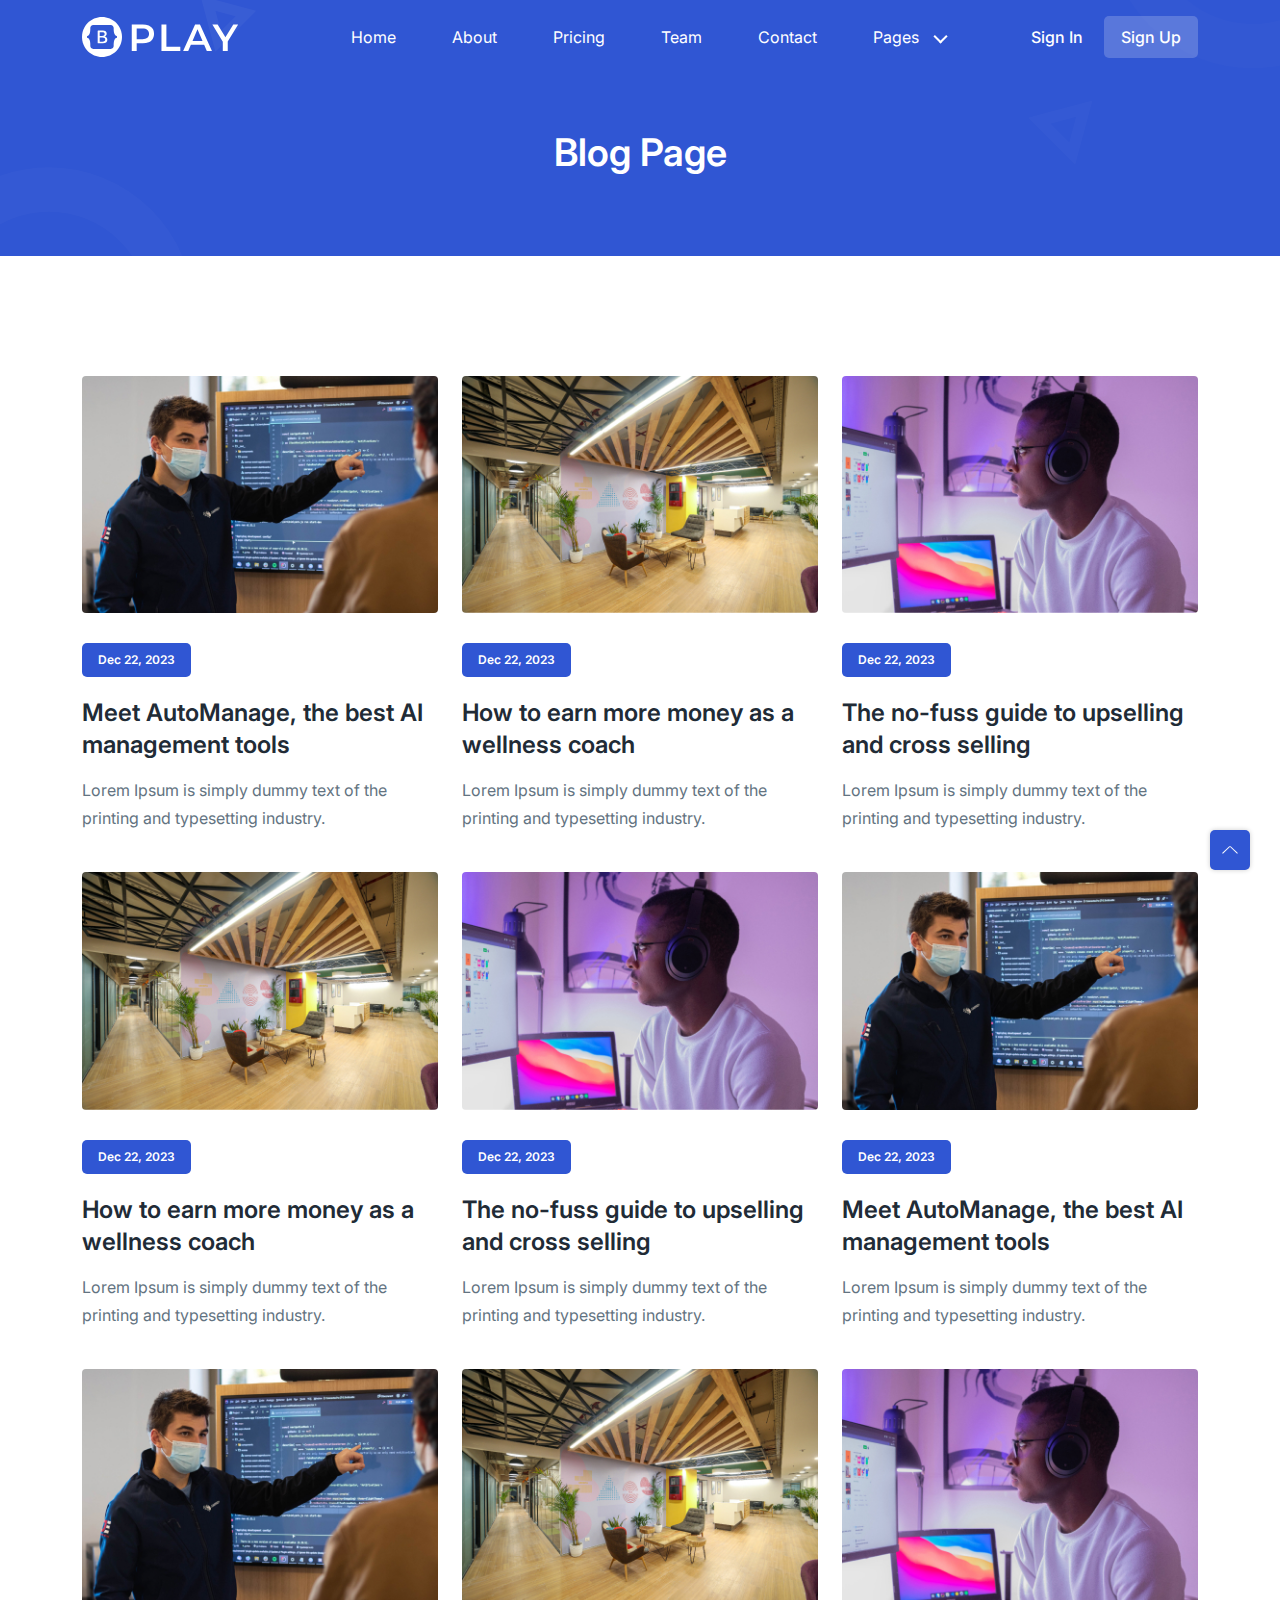
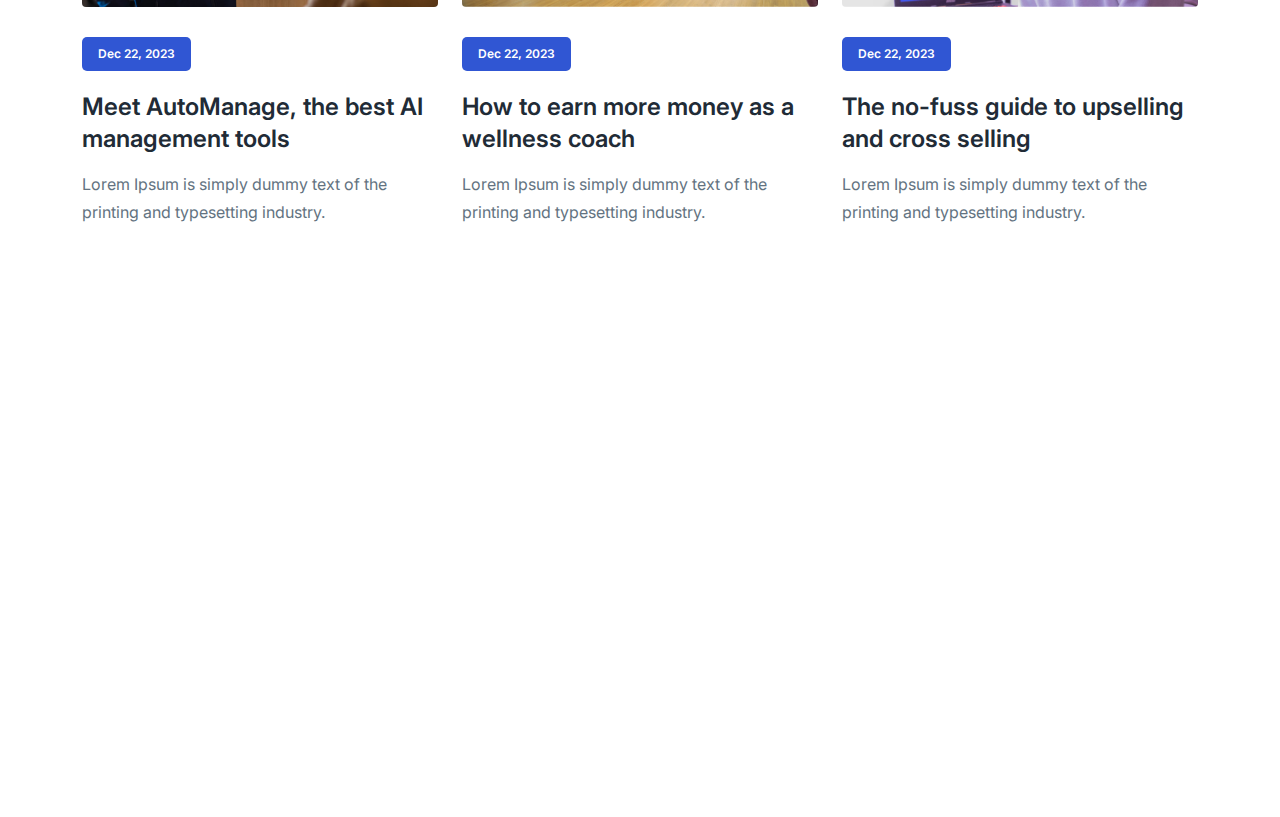
<file: blog.html>
<!-- =========

	Template Name: Play
	Author: UIdeck
	Author URI: https://uideck.com/
	Support: https://uideck.com/support/
	Version: 1.1

========== -->

<!DOCTYPE html>
<html lang="en">
  <head>
    <meta charset="UTF-8" />
    <meta http-equiv="X-UA-Compatible" content="IE=edge" />
    <meta name="viewport" content="width=device-width, initial-scale=1.0" />
    <title>Play | Open source Project by UIdeck</title>

    <!--====== Favicon Icon ======-->
    <link
      rel="shortcut icon"
      href="assets/images/favicon.svg"
      type="image/svg"
    />

    <!-- ===== All CSS files ===== -->
    <link rel="stylesheet" href="assets/css/bootstrap.min.css" />
    <link rel="stylesheet" href="assets/css/animate.css" />
    <link rel="stylesheet" href="assets/css/lineicons.css" />
    <link rel="stylesheet" href="assets/css/ud-styles.css" />
  </head>
  <body>
    <!-- ====== Header Start ====== -->
    <header class="ud-header">
      <div class="container">
        <div class="row">
          <div class="col-lg-12">
            <nav class="navbar navbar-expand-lg">
              <a class="navbar-brand" href="index.html">
                <img src="assets/images/logo/logo.svg" alt="Logo" />
              </a>
              <button class="navbar-toggler">
                <span class="toggler-icon"> </span>
                <span class="toggler-icon"> </span>
                <span class="toggler-icon"> </span>
              </button>

              <div class="navbar-collapse">
                <ul id="nav" class="navbar-nav mx-auto">
                  <li class="nav-item">
                    <a class="ud-menu-scroll" href="#home">Home</a>
                  </li>

                  <li class="nav-item">
                    <a class="ud-menu-scroll" href="#about">About</a>
                  </li>
                  <li class="nav-item">
                    <a class="ud-menu-scroll" href="#pricing">Pricing</a>
                  </li>
                  <li class="nav-item">
                    <a class="ud-menu-scroll" href="#team">Team</a>
                  </li>
                  <li class="nav-item">
                    <a class="ud-menu-scroll" href="#contact">Contact</a>
                  </li>
                  <li class="nav-item nav-item-has-children">
                    <a href="javascript:void(0)"> Pages </a>
                    <ul class="ud-submenu">
                      <li class="ud-submenu-item">
                        <a href="about.html" class="ud-submenu-link">
                          About Page
                        </a>
                      </li>
                      <li class="ud-submenu-item">
                        <a href="pricing.html" class="ud-submenu-link">
                          Pricing Page
                        </a>
                      </li>
                      <li class="ud-submenu-item">
                        <a href="contact.html" class="ud-submenu-link">
                          Contact Page
                        </a>
                      </li>
                      <li class="ud-submenu-item">
                        <a href="blog.html" class="ud-submenu-link">
                          Blog Grid Page
                        </a>
                      </li>
                      <li class="ud-submenu-item">
                        <a href="blog-details.html" class="ud-submenu-link">
                          Blog Details Page
                        </a>
                      </li>
                      <li class="ud-submenu-item">
                        <a href="login.html" class="ud-submenu-link">
                          Sign In Page
                        </a>
                      </li>
                      <li class="ud-submenu-item">
                        <a href="404.html" class="ud-submenu-link">404 Page</a>
                      </li>
                    </ul>
                  </li>
                </ul>
              </div>

              <div class="navbar-btn d-none d-sm-inline-block">
                <a href="login.html" class="ud-main-btn ud-login-btn">
                  Sign In
                </a>
                <a class="ud-main-btn ud-white-btn" href="javascript:void(0)">
                  Sign Up
                </a>
              </div>
            </nav>
          </div>
        </div>
      </div>
    </header>
    <!-- ====== Header End ====== -->

    <!-- ====== Banner Start ====== -->
    <section class="ud-page-banner">
      <div class="container">
        <div class="row">
          <div class="col-lg-12">
            <div class="ud-banner-content">
              <h1>Blog Page</h1>
            </div>
          </div>
        </div>
      </div>
    </section>
    <!-- ====== Banner End ====== -->

    <!-- ====== Blog Start ====== -->
    <section class="ud-blog-grids">
      <div class="container">
        <div class="row">
          <div class="col-lg-4 col-md-6">
            <div class="ud-single-blog">
              <div class="ud-blog-image">
                <a href="blog-details.html">
                  <img src="assets/images/blog/blog-01.jpg" alt="blog" />
                </a>
              </div>
              <div class="ud-blog-content">
                <span class="ud-blog-date">Dec 22, 2023</span>
                <h3 class="ud-blog-title">
                  <a href="blog-details.html">
                    Meet AutoManage, the best AI management tools
                  </a>
                </h3>
                <p class="ud-blog-desc">
                  Lorem Ipsum is simply dummy text of the printing and
                  typesetting industry.
                </p>
              </div>
            </div>
          </div>
          <div class="col-lg-4 col-md-6">
            <div class="ud-single-blog">
              <div class="ud-blog-image">
                <a href="blog-details.html">
                  <img src="assets/images/blog/blog-02.jpg" alt="blog" />
                </a>
              </div>
              <div class="ud-blog-content">
                <span class="ud-blog-date">Dec 22, 2023</span>
                <h3 class="ud-blog-title">
                  <a href="blog-details.html">
                    How to earn more money as a wellness coach
                  </a>
                </h3>
                <p class="ud-blog-desc">
                  Lorem Ipsum is simply dummy text of the printing and
                  typesetting industry.
                </p>
              </div>
            </div>
          </div>
          <div class="col-lg-4 col-md-6">
            <div class="ud-single-blog">
              <div class="ud-blog-image">
                <a href="blog-details.html">
                  <img src="assets/images/blog/blog-03.jpg" alt="blog" />
                </a>
              </div>
              <div class="ud-blog-content">
                <span class="ud-blog-date">Dec 22, 2023</span>
                <h3 class="ud-blog-title">
                  <a href="blog-details.html">
                    The no-fuss guide to upselling and cross selling
                  </a>
                </h3>
                <p class="ud-blog-desc">
                  Lorem Ipsum is simply dummy text of the printing and
                  typesetting industry.
                </p>
              </div>
            </div>
          </div>
          <div class="col-lg-4 col-md-6">
            <div class="ud-single-blog">
              <div class="ud-blog-image">
                <a href="blog-details.html">
                  <img src="assets/images/blog/blog-02.jpg" alt="blog" />
                </a>
              </div>
              <div class="ud-blog-content">
                <span class="ud-blog-date">Dec 22, 2023</span>
                <h3 class="ud-blog-title">
                  <a href="blog-details.html">
                    How to earn more money as a wellness coach
                  </a>
                </h3>
                <p class="ud-blog-desc">
                  Lorem Ipsum is simply dummy text of the printing and
                  typesetting industry.
                </p>
              </div>
            </div>
          </div>
          <div class="col-lg-4 col-md-6">
            <div class="ud-single-blog">
              <div class="ud-blog-image">
                <a href="blog-details.html">
                  <img src="assets/images/blog/blog-03.jpg" alt="blog" />
                </a>
              </div>
              <div class="ud-blog-content">
                <span class="ud-blog-date">Dec 22, 2023</span>
                <h3 class="ud-blog-title">
                  <a href="blog-details.html">
                    The no-fuss guide to upselling and cross selling
                  </a>
                </h3>
                <p class="ud-blog-desc">
                  Lorem Ipsum is simply dummy text of the printing and
                  typesetting industry.
                </p>
              </div>
            </div>
          </div>
          <div class="col-lg-4 col-md-6">
            <div class="ud-single-blog">
              <div class="ud-blog-image">
                <a href="blog-details.html">
                  <img src="assets/images/blog/blog-01.jpg" alt="blog" />
                </a>
              </div>
              <div class="ud-blog-content">
                <span class="ud-blog-date">Dec 22, 2023</span>
                <h3 class="ud-blog-title">
                  <a href="blog-details.html">
                    Meet AutoManage, the best AI management tools
                  </a>
                </h3>
                <p class="ud-blog-desc">
                  Lorem Ipsum is simply dummy text of the printing and
                  typesetting industry.
                </p>
              </div>
            </div>
          </div>
          <div class="col-lg-4 col-md-6">
            <div class="ud-single-blog">
              <div class="ud-blog-image">
                <a href="blog-details.html">
                  <img src="assets/images/blog/blog-01.jpg" alt="blog" />
                </a>
              </div>
              <div class="ud-blog-content">
                <span class="ud-blog-date">Dec 22, 2023</span>
                <h3 class="ud-blog-title">
                  <a href="blog-details.html">
                    Meet AutoManage, the best AI management tools
                  </a>
                </h3>
                <p class="ud-blog-desc">
                  Lorem Ipsum is simply dummy text of the printing and
                  typesetting industry.
                </p>
              </div>
            </div>
          </div>
          <div class="col-lg-4 col-md-6">
            <div class="ud-single-blog">
              <div class="ud-blog-image">
                <a href="blog-details.html">
                  <img src="assets/images/blog/blog-02.jpg" alt="blog" />
                </a>
              </div>
              <div class="ud-blog-content">
                <span class="ud-blog-date">Dec 22, 2023</span>
                <h3 class="ud-blog-title">
                  <a href="blog-details.html">
                    How to earn more money as a wellness coach
                  </a>
                </h3>
                <p class="ud-blog-desc">
                  Lorem Ipsum is simply dummy text of the printing and
                  typesetting industry.
                </p>
              </div>
            </div>
          </div>
          <div class="col-lg-4 col-md-6">
            <div class="ud-single-blog">
              <div class="ud-blog-image">
                <a href="blog-details.html">
                  <img src="assets/images/blog/blog-03.jpg" alt="blog" />
                </a>
              </div>
              <div class="ud-blog-content">
                <span class="ud-blog-date">Dec 22, 2023</span>
                <h3 class="ud-blog-title">
                  <a href="blog-details.html">
                    The no-fuss guide to upselling and cross selling
                  </a>
                </h3>
                <p class="ud-blog-desc">
                  Lorem Ipsum is simply dummy text of the printing and
                  typesetting industry.
                </p>
              </div>
            </div>
          </div>
        </div>
      </div>
    </section>
    <!-- ====== Blog End ====== -->

    <!-- ====== Footer Start ====== -->
    <footer class="ud-footer wow fadeInUp" data-wow-delay=".15s">
      <div class="shape shape-1">
        <img src="assets/images/footer/shape-1.svg" alt="shape" />
      </div>
      <div class="shape shape-2">
        <img src="assets/images/footer/shape-2.svg" alt="shape" />
      </div>
      <div class="shape shape-3">
        <img src="assets/images/footer/shape-3.svg" alt="shape" />
      </div>
      <div class="ud-footer-widgets">
        <div class="container">
          <div class="row">
            <div class="col-xl-3 col-lg-4 col-md-6">
              <div class="ud-widget">
                <a href="index.html" class="ud-footer-logo">
                  <img src="assets/images/logo/logo.svg" alt="logo" />
                </a>
                <p class="ud-widget-desc">
                  We create digital experiences for brands and companies by
                  using technology.
                </p>
                <ul class="ud-widget-socials">
                  <li>
                    <a href="https://twitter.com/MusharofChy">
                      <i class="lni lni-facebook-filled"></i>
                    </a>
                  </li>
                  <li>
                    <a href="https://twitter.com/MusharofChy">
                      <i class="lni lni-twitter-filled"></i>
                    </a>
                  </li>
                  <li>
                    <a href="https://twitter.com/MusharofChy">
                      <i class="lni lni-instagram-filled"></i>
                    </a>
                  </li>
                  <li>
                    <a href="https://twitter.com/MusharofChy">
                      <i class="lni lni-linkedin-original"></i>
                    </a>
                  </li>
                </ul>
              </div>
            </div>

            <div class="col-xl-2 col-lg-2 col-md-6 col-sm-6">
              <div class="ud-widget">
                <h5 class="ud-widget-title">About Us</h5>
                <ul class="ud-widget-links">
                  <li>
                    <a href="javascript:void(0)">Home</a>
                  </li>
                  <li>
                    <a href="javascript:void(0)">Features</a>
                  </li>
                  <li>
                    <a href="javascript:void(0)">About</a>
                  </li>
                  <li>
                    <a href="javascript:void(0)">Testimonial</a>
                  </li>
                </ul>
              </div>
            </div>
            <div class="col-xl-2 col-lg-3 col-md-6 col-sm-6">
              <div class="ud-widget">
                <h5 class="ud-widget-title">Features</h5>
                <ul class="ud-widget-links">
                  <li>
                    <a href="javascript:void(0)">How it works</a>
                  </li>
                  <li>
                    <a href="javascript:void(0)">Privacy policy</a>
                  </li>
                  <li>
                    <a href="javascript:void(0)">Terms of service</a>
                  </li>
                  <li>
                    <a href="javascript:void(0)">Refund policy</a>
                  </li>
                </ul>
              </div>
            </div>
            <div class="col-xl-2 col-lg-3 col-md-6 col-sm-6">
              <div class="ud-widget">
                <h5 class="ud-widget-title">Our Products</h5>
                <ul class="ud-widget-links">
                  <li>
                    <a
                      href="https://lineicons.com/"
                      rel="nofollow noopner"
                      target="_blank"
                      >Lineicons
                    </a>
                  </li>
                  <li>
                    <a
                      href="https://ecommercehtml.com/"
                      rel="nofollow noopner"
                      target="_blank"
                      >Ecommerce HTML</a
                    >
                  </li>
                  <li>
                    <a
                      href="https://ayroui.com/"
                      rel="nofollow noopner"
                      target="_blank"
                      >Ayro UI</a
                    >
                  </li>
                  <li>
                    <a
                      href="https://graygrids.com/"
                      rel="nofollow noopner"
                      target="_blank"
                      >Plain Admin</a
                    >
                  </li>
                </ul>
              </div>
            </div>
            <div class="col-xl-3 col-lg-6 col-md-8 col-sm-10">
              <div class="ud-widget">
                <h5 class="ud-widget-title">Partners</h5>
                <ul class="ud-widget-brands">
                  <li>
                    <a
                      href="https://ayroui.com/"
                      rel="nofollow noopner"
                      target="_blank"
                    >
                      <img
                        src="assets/images/footer/brands/ayroui.svg"
                        alt="ayroui"
                      />
                    </a>
                  </li>
                  <li>
                    <a
                      href="https://ecommercehtml.com/"
                      rel="nofollow noopner"
                      target="_blank"
                    >
                      <img
                        src="assets/images/footer/brands/ecommerce-html.svg"
                        alt="ecommerce-html"
                      />
                    </a>
                  </li>
                  <li>
                    <a
                      href="https://graygrids.com/"
                      rel="nofollow noopner"
                      target="_blank"
                    >
                      <img
                        src="assets/images/footer/brands/graygrids.svg"
                        alt="graygrids"
                      />
                    </a>
                  </li>
                  <li>
                    <a
                      href="https://lineicons.com/"
                      rel="nofollow noopner"
                      target="_blank"
                    >
                      <img
                        src="assets/images/footer/brands/lineicons.svg"
                        alt="lineicons"
                      />
                    </a>
                  </li>
                  <li>
                    <a
                      href="https://uideck.com/"
                      rel="nofollow noopner"
                      target="_blank"
                    >
                      <img
                        src="assets/images/footer/brands/uideck.svg"
                        alt="uideck"
                      />
                    </a>
                  </li>
                  <li>
                    <a
                      href="https://tailwindtemplates.co/"
                      rel="nofollow noopner"
                      target="_blank"
                    >
                      <img
                        src="assets/images/footer/brands/tailwindtemplates.svg"
                        alt="tailwindtemplates"
                      />
                    </a>
                  </li>
                </ul>
              </div>
            </div>
          </div>
        </div>
      </div>
      <div class="ud-footer-bottom">
        <div class="container">
          <div class="row">
            <div class="col-md-8">
              <ul class="ud-footer-bottom-left">
                <li>
                  <a href="javascript:void(0)">Privacy policy</a>
                </li>
                <li>
                  <a href="javascript:void(0)">Support policy</a>
                </li>
                <li>
                  <a href="javascript:void(0)">Terms of service</a>
                </li>
              </ul>
            </div>
            <div class="col-md-4">
              <p class="ud-footer-bottom-right">
                Designed and Developed by
                <a href="https://uideck.com" rel="nofollow">UIdeck</a>
              </p>
            </div>
          </div>
        </div>
      </div>
    </footer>
    <!-- ====== Footer End ====== -->

    <!-- ====== Back To Top Start ====== -->
    <a href="javascript:void(0)" class="back-to-top">
      <i class="lni lni-chevron-up"> </i>
    </a>
    <!-- ====== Back To Top End ====== -->

    <!-- ====== All Javascript Files ====== -->
    <script src="assets/js/bootstrap.bundle.min.js"></script>
    <script src="assets/js/wow.min.js"></script>
    <script src="assets/js/main.js"></script>
  </body>
</html>
</file>
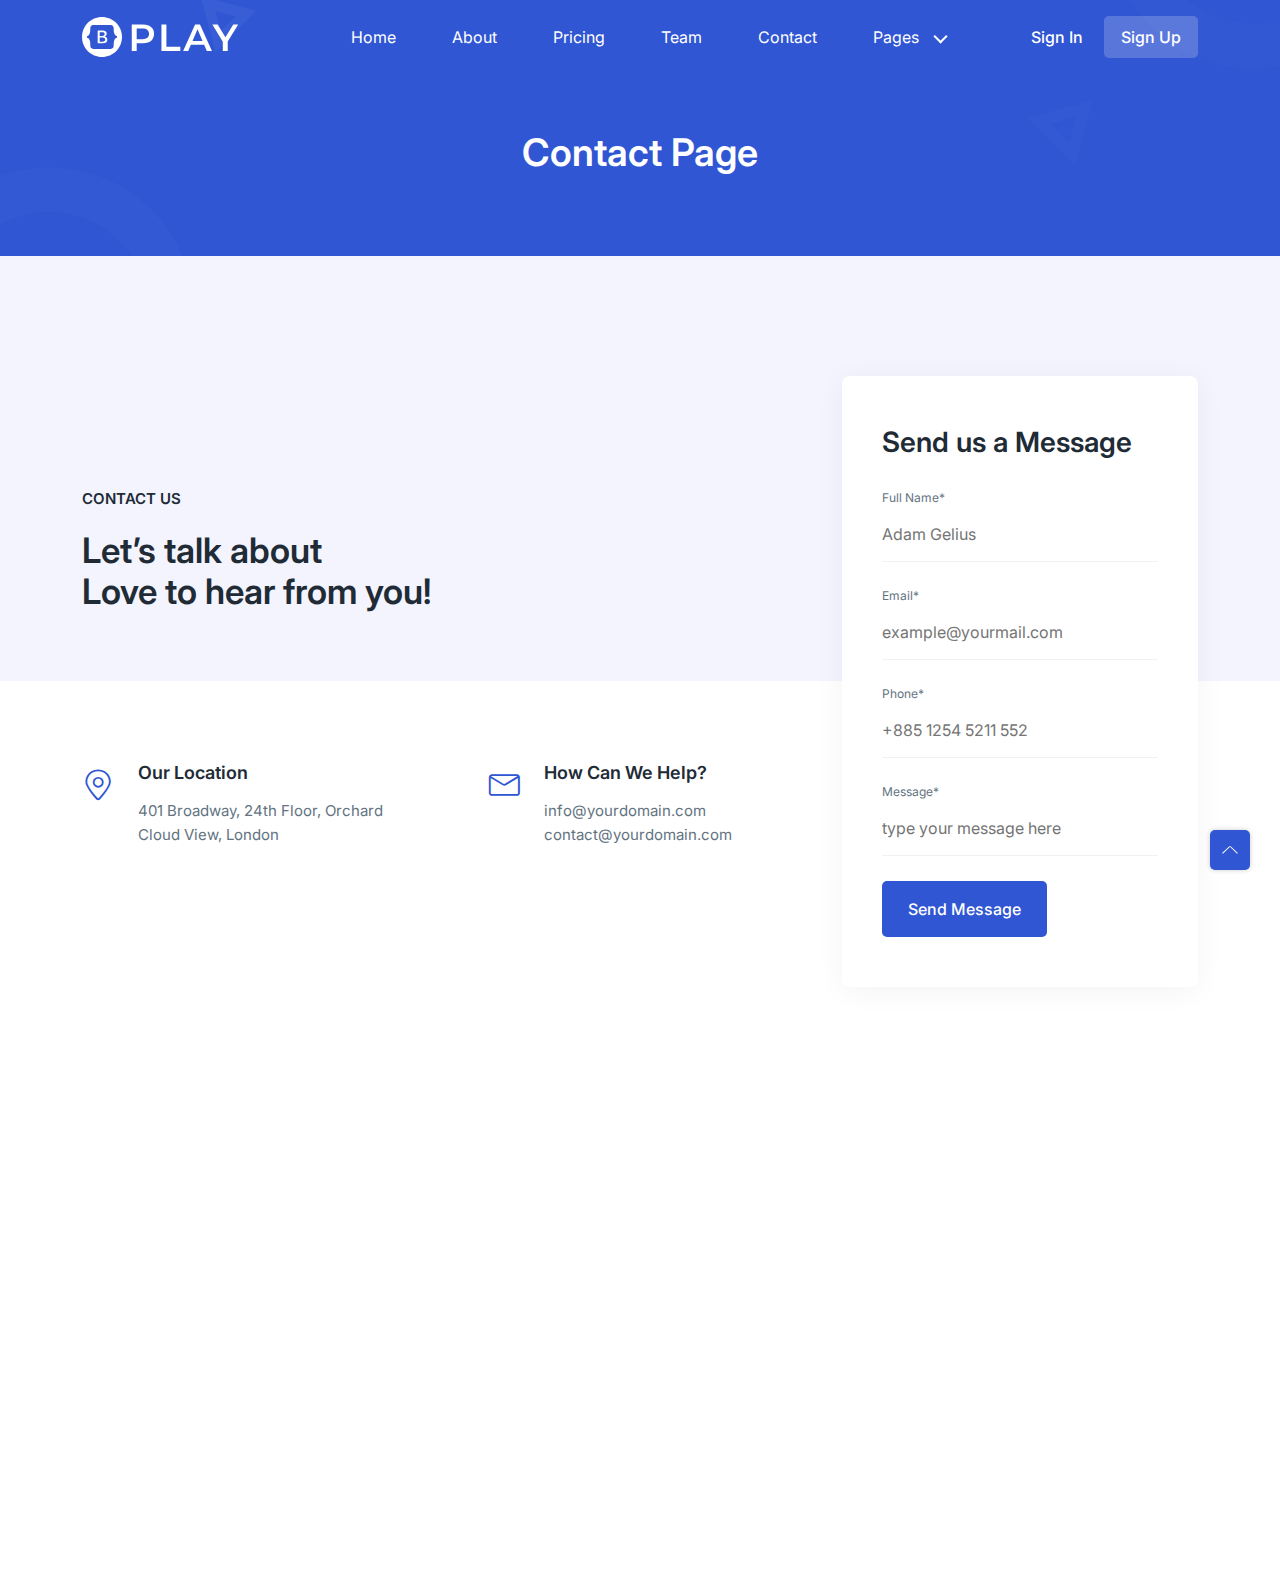
<file: contact.html>
<!-- =========

	Template Name: Play
	Author: UIdeck
	Author URI: https://uideck.com/
	Support: https://uideck.com/support/
	Version: 1.1

========== -->

<!DOCTYPE html>
<html lang="en">
  <head>
    <meta charset="UTF-8" />
    <meta http-equiv="X-UA-Compatible" content="IE=edge" />
    <meta name="viewport" content="width=device-width, initial-scale=1.0" />
    <title>Play | Open source Project by UIdeck</title>

    <!--====== Favicon Icon ======-->
    <link
      rel="shortcut icon"
      href="assets/images/favicon.svg"
      type="image/svg"
    />

    <!-- ===== All CSS files ===== -->
    <link rel="stylesheet" href="assets/css/bootstrap.min.css" />
    <link rel="stylesheet" href="assets/css/animate.css" />
    <link rel="stylesheet" href="assets/css/lineicons.css" />
    <link rel="stylesheet" href="assets/css/ud-styles.css" />
  </head>
  <body>
    <!-- ====== Header Start ====== -->
    <header class="ud-header">
      <div class="container">
        <div class="row">
          <div class="col-lg-12">
            <nav class="navbar navbar-expand-lg">
              <a class="navbar-brand" href="index.html">
                <img src="assets/images/logo/logo.svg" alt="Logo" />
              </a>
              <button class="navbar-toggler">
                <span class="toggler-icon"> </span>
                <span class="toggler-icon"> </span>
                <span class="toggler-icon"> </span>
              </button>

              <div class="navbar-collapse">
                <ul id="nav" class="navbar-nav mx-auto">
                  <li class="nav-item">
                    <a class="ud-menu-scroll" href="#home">Home</a>
                  </li>

                  <li class="nav-item">
                    <a class="ud-menu-scroll" href="#about">About</a>
                  </li>
                  <li class="nav-item">
                    <a class="ud-menu-scroll" href="#pricing">Pricing</a>
                  </li>
                  <li class="nav-item">
                    <a class="ud-menu-scroll" href="#team">Team</a>
                  </li>
                  <li class="nav-item">
                    <a class="ud-menu-scroll" href="#contact">Contact</a>
                  </li>
                  <li class="nav-item nav-item-has-children">
                    <a href="javascript:void(0)"> Pages </a>
                    <ul class="ud-submenu">
                      <li class="ud-submenu-item">
                        <a href="about.html" class="ud-submenu-link">
                          About Page
                        </a>
                      </li>
                      <li class="ud-submenu-item">
                        <a href="pricing.html" class="ud-submenu-link">
                          Pricing Page
                        </a>
                      </li>
                      <li class="ud-submenu-item">
                        <a href="contact.html" class="ud-submenu-link">
                          Contact Page
                        </a>
                      </li>
                      <li class="ud-submenu-item">
                        <a href="blog.html" class="ud-submenu-link">
                          Blog Grid Page
                        </a>
                      </li>
                      <li class="ud-submenu-item">
                        <a href="blog-details.html" class="ud-submenu-link">
                          Blog Details Page
                        </a>
                      </li>
                      <li class="ud-submenu-item">
                        <a href="login.html" class="ud-submenu-link">
                          Sign In Page
                        </a>
                      </li>
                      <li class="ud-submenu-item">
                        <a href="404.html" class="ud-submenu-link">404 Page</a>
                      </li>
                    </ul>
                  </li>
                </ul>
              </div>

              <div class="navbar-btn d-none d-sm-inline-block">
                <a href="login.html" class="ud-main-btn ud-login-btn">
                  Sign In
                </a>
                <a class="ud-main-btn ud-white-btn" href="javascript:void(0)">
                  Sign Up
                </a>
              </div>
            </nav>
          </div>
        </div>
      </div>
    </header>
    <!-- ====== Header End ====== -->

    <!-- ====== Banner Start ====== -->
    <section class="ud-page-banner">
      <div class="container">
        <div class="row">
          <div class="col-lg-12">
            <div class="ud-banner-content">
              <h1>Contact Page</h1>
            </div>
          </div>
        </div>
      </div>
    </section>
    <!-- ====== Banner End ====== -->

    <!-- ====== Contact Start ====== -->
    <section id="contact" class="ud-contact">
      <div class="container">
        <div class="row align-items-center">
          <div class="col-xl-8 col-lg-7">
            <div class="ud-contact-content-wrapper">
              <div class="ud-contact-title">
                <span>CONTACT US</span>
                <h2>
                  Let’s talk about <br />
                  Love to hear from you!
                </h2>
              </div>
              <div class="ud-contact-info-wrapper">
                <div class="ud-single-info">
                  <div class="ud-info-icon">
                    <i class="lni lni-map-marker"></i>
                  </div>
                  <div class="ud-info-meta">
                    <h5>Our Location</h5>
                    <p>401 Broadway, 24th Floor, Orchard Cloud View, London</p>
                  </div>
                </div>
                <div class="ud-single-info">
                  <div class="ud-info-icon">
                    <i class="lni lni-envelope"></i>
                  </div>
                  <div class="ud-info-meta">
                    <h5>How Can We Help?</h5>
                    <p>info@yourdomain.com</p>
                    <p>contact@yourdomain.com</p>
                  </div>
                </div>
              </div>
            </div>
          </div>
          <div class="col-xl-4 col-lg-5">
            <div
              class="ud-contact-form-wrapper wow fadeInUp"
              data-wow-delay=".2s"
            >
              <h3 class="ud-contact-form-title">Send us a Message</h3>
              <form class="ud-contact-form">
                <div class="ud-form-group">
                  <label for="fullName">Full Name*</label>
                  <input
                    type="text"
                    name="fullName"
                    placeholder="Adam Gelius"
                  />
                </div>
                <div class="ud-form-group">
                  <label for="email">Email*</label>
                  <input
                    type="email"
                    name="email"
                    placeholder="example@yourmail.com"
                  />
                </div>
                <div class="ud-form-group">
                  <label for="phone">Phone*</label>
                  <input
                    type="text"
                    name="phone"
                    placeholder="+885 1254 5211 552"
                  />
                </div>
                <div class="ud-form-group">
                  <label for="message">Message*</label>
                  <textarea
                    name="message"
                    rows="1"
                    placeholder="type your message here"
                  ></textarea>
                </div>
                <div class="ud-form-group mb-0">
                  <button type="submit" class="ud-main-btn">
                    Send Message
                  </button>
                </div>
              </form>
            </div>
          </div>
        </div>
      </div>
    </section>
    <!-- ====== Contact End ====== -->

    <!-- ====== Footer Start ====== -->
    <footer class="ud-footer wow fadeInUp" data-wow-delay=".15s">
      <div class="shape shape-1">
        <img src="assets/images/footer/shape-1.svg" alt="shape" />
      </div>
      <div class="shape shape-2">
        <img src="assets/images/footer/shape-2.svg" alt="shape" />
      </div>
      <div class="shape shape-3">
        <img src="assets/images/footer/shape-3.svg" alt="shape" />
      </div>
      <div class="ud-footer-widgets">
        <div class="container">
          <div class="row">
            <div class="col-xl-3 col-lg-4 col-md-6">
              <div class="ud-widget">
                <a href="index.html" class="ud-footer-logo">
                  <img src="assets/images/logo/logo.svg" alt="logo" />
                </a>
                <p class="ud-widget-desc">
                  We create digital experiences for brands and companies by
                  using technology.
                </p>
                <ul class="ud-widget-socials">
                  <li>
                    <a href="https://twitter.com/MusharofChy">
                      <i class="lni lni-facebook-filled"></i>
                    </a>
                  </li>
                  <li>
                    <a href="https://twitter.com/MusharofChy">
                      <i class="lni lni-twitter-filled"></i>
                    </a>
                  </li>
                  <li>
                    <a href="https://twitter.com/MusharofChy">
                      <i class="lni lni-instagram-filled"></i>
                    </a>
                  </li>
                  <li>
                    <a href="https://twitter.com/MusharofChy">
                      <i class="lni lni-linkedin-original"></i>
                    </a>
                  </li>
                </ul>
              </div>
            </div>

            <div class="col-xl-2 col-lg-2 col-md-6 col-sm-6">
              <div class="ud-widget">
                <h5 class="ud-widget-title">About Us</h5>
                <ul class="ud-widget-links">
                  <li>
                    <a href="javascript:void(0)">Home</a>
                  </li>
                  <li>
                    <a href="javascript:void(0)">Features</a>
                  </li>
                  <li>
                    <a href="javascript:void(0)">About</a>
                  </li>
                  <li>
                    <a href="javascript:void(0)">Testimonial</a>
                  </li>
                </ul>
              </div>
            </div>
            <div class="col-xl-2 col-lg-3 col-md-6 col-sm-6">
              <div class="ud-widget">
                <h5 class="ud-widget-title">Features</h5>
                <ul class="ud-widget-links">
                  <li>
                    <a href="javascript:void(0)">How it works</a>
                  </li>
                  <li>
                    <a href="javascript:void(0)">Privacy policy</a>
                  </li>
                  <li>
                    <a href="javascript:void(0)">Terms of service</a>
                  </li>
                  <li>
                    <a href="javascript:void(0)">Refund policy</a>
                  </li>
                </ul>
              </div>
            </div>
            <div class="col-xl-2 col-lg-3 col-md-6 col-sm-6">
              <div class="ud-widget">
                <h5 class="ud-widget-title">Our Products</h5>
                <ul class="ud-widget-links">
                  <li>
                    <a
                      href="https://lineicons.com/"
                      rel="nofollow noopner"
                      target="_blank"
                      >Lineicons
                    </a>
                  </li>
                  <li>
                    <a
                      href="https://ecommercehtml.com/"
                      rel="nofollow noopner"
                      target="_blank"
                      >Ecommerce HTML</a
                    >
                  </li>
                  <li>
                    <a
                      href="https://ayroui.com/"
                      rel="nofollow noopner"
                      target="_blank"
                      >Ayro UI</a
                    >
                  </li>
                  <li>
                    <a
                      href="https://graygrids.com/"
                      rel="nofollow noopner"
                      target="_blank"
                      >Plain Admin</a
                    >
                  </li>
                </ul>
              </div>
            </div>
            <div class="col-xl-3 col-lg-6 col-md-8 col-sm-10">
              <div class="ud-widget">
                <h5 class="ud-widget-title">Partners</h5>
                <ul class="ud-widget-brands">
                  <li>
                    <a
                      href="https://ayroui.com/"
                      rel="nofollow noopner"
                      target="_blank"
                    >
                      <img
                        src="assets/images/footer/brands/ayroui.svg"
                        alt="ayroui"
                      />
                    </a>
                  </li>
                  <li>
                    <a
                      href="https://ecommercehtml.com/"
                      rel="nofollow noopner"
                      target="_blank"
                    >
                      <img
                        src="assets/images/footer/brands/ecommerce-html.svg"
                        alt="ecommerce-html"
                      />
                    </a>
                  </li>
                  <li>
                    <a
                      href="https://graygrids.com/"
                      rel="nofollow noopner"
                      target="_blank"
                    >
                      <img
                        src="assets/images/footer/brands/graygrids.svg"
                        alt="graygrids"
                      />
                    </a>
                  </li>
                  <li>
                    <a
                      href="https://lineicons.com/"
                      rel="nofollow noopner"
                      target="_blank"
                    >
                      <img
                        src="assets/images/footer/brands/lineicons.svg"
                        alt="lineicons"
                      />
                    </a>
                  </li>
                  <li>
                    <a
                      href="https://uideck.com/"
                      rel="nofollow noopner"
                      target="_blank"
                    >
                      <img
                        src="assets/images/footer/brands/uideck.svg"
                        alt="uideck"
                      />
                    </a>
                  </li>
                  <li>
                    <a
                      href="https://tailwindtemplates.co/"
                      rel="nofollow noopner"
                      target="_blank"
                    >
                      <img
                        src="assets/images/footer/brands/tailwindtemplates.svg"
                        alt="tailwindtemplates"
                      />
                    </a>
                  </li>
                </ul>
              </div>
            </div>
          </div>
        </div>
      </div>
      <div class="ud-footer-bottom">
        <div class="container">
          <div class="row">
            <div class="col-md-8">
              <ul class="ud-footer-bottom-left">
                <li>
                  <a href="javascript:void(0)">Privacy policy</a>
                </li>
                <li>
                  <a href="javascript:void(0)">Support policy</a>
                </li>
                <li>
                  <a href="javascript:void(0)">Terms of service</a>
                </li>
              </ul>
            </div>
            <div class="col-md-4">
              <p class="ud-footer-bottom-right">
                Designed and Developed by
                <a href="https://uideck.com" rel="nofollow">UIdeck</a>
              </p>
            </div>
          </div>
        </div>
      </div>
    </footer>
    <!-- ====== Footer End ====== -->

    <!-- ====== Back To Top Start ====== -->
    <a href="javascript:void(0)" class="back-to-top">
      <i class="lni lni-chevron-up"> </i>
    </a>
    <!-- ====== Back To Top End ====== -->

    <!-- ====== All Javascript Files ====== -->
    <script src="assets/js/bootstrap.bundle.min.js"></script>
    <script src="assets/js/wow.min.js"></script>
    <script src="assets/js/main.js"></script>
  </body>
</html>
</file>
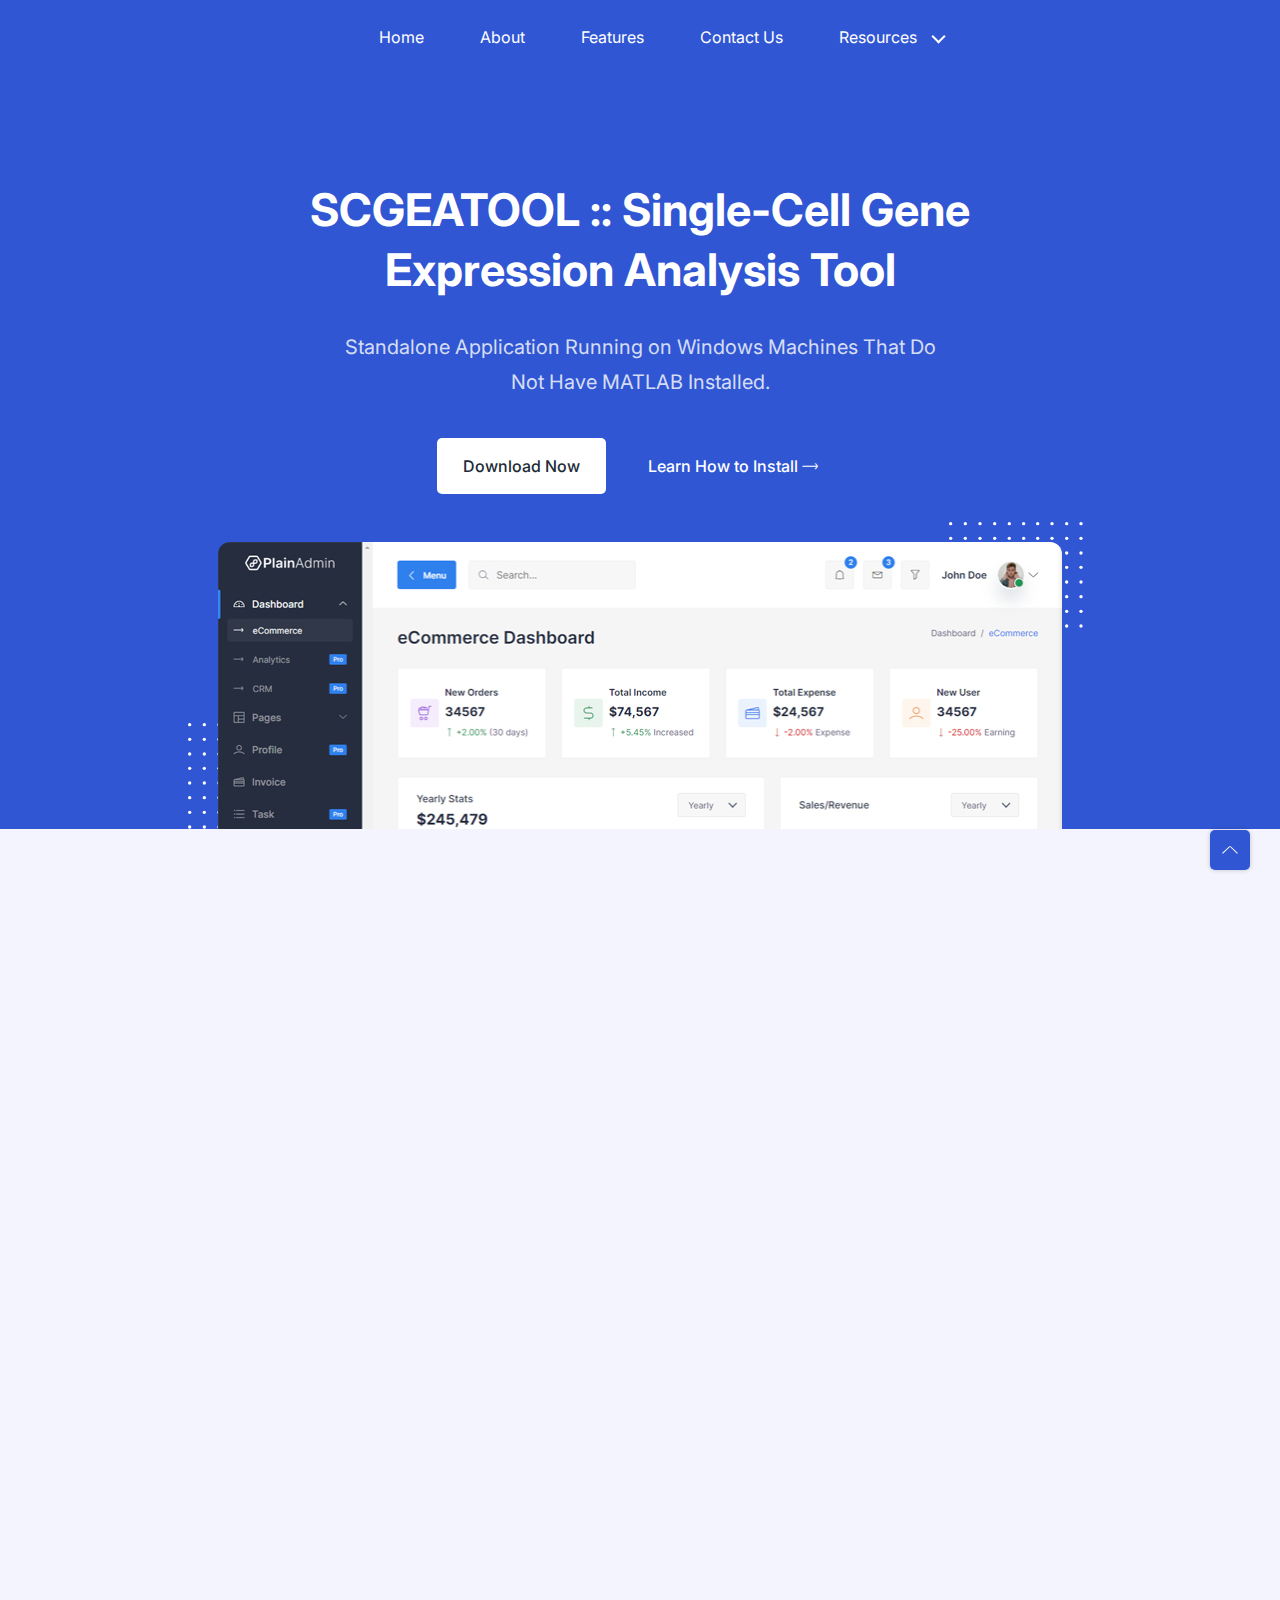
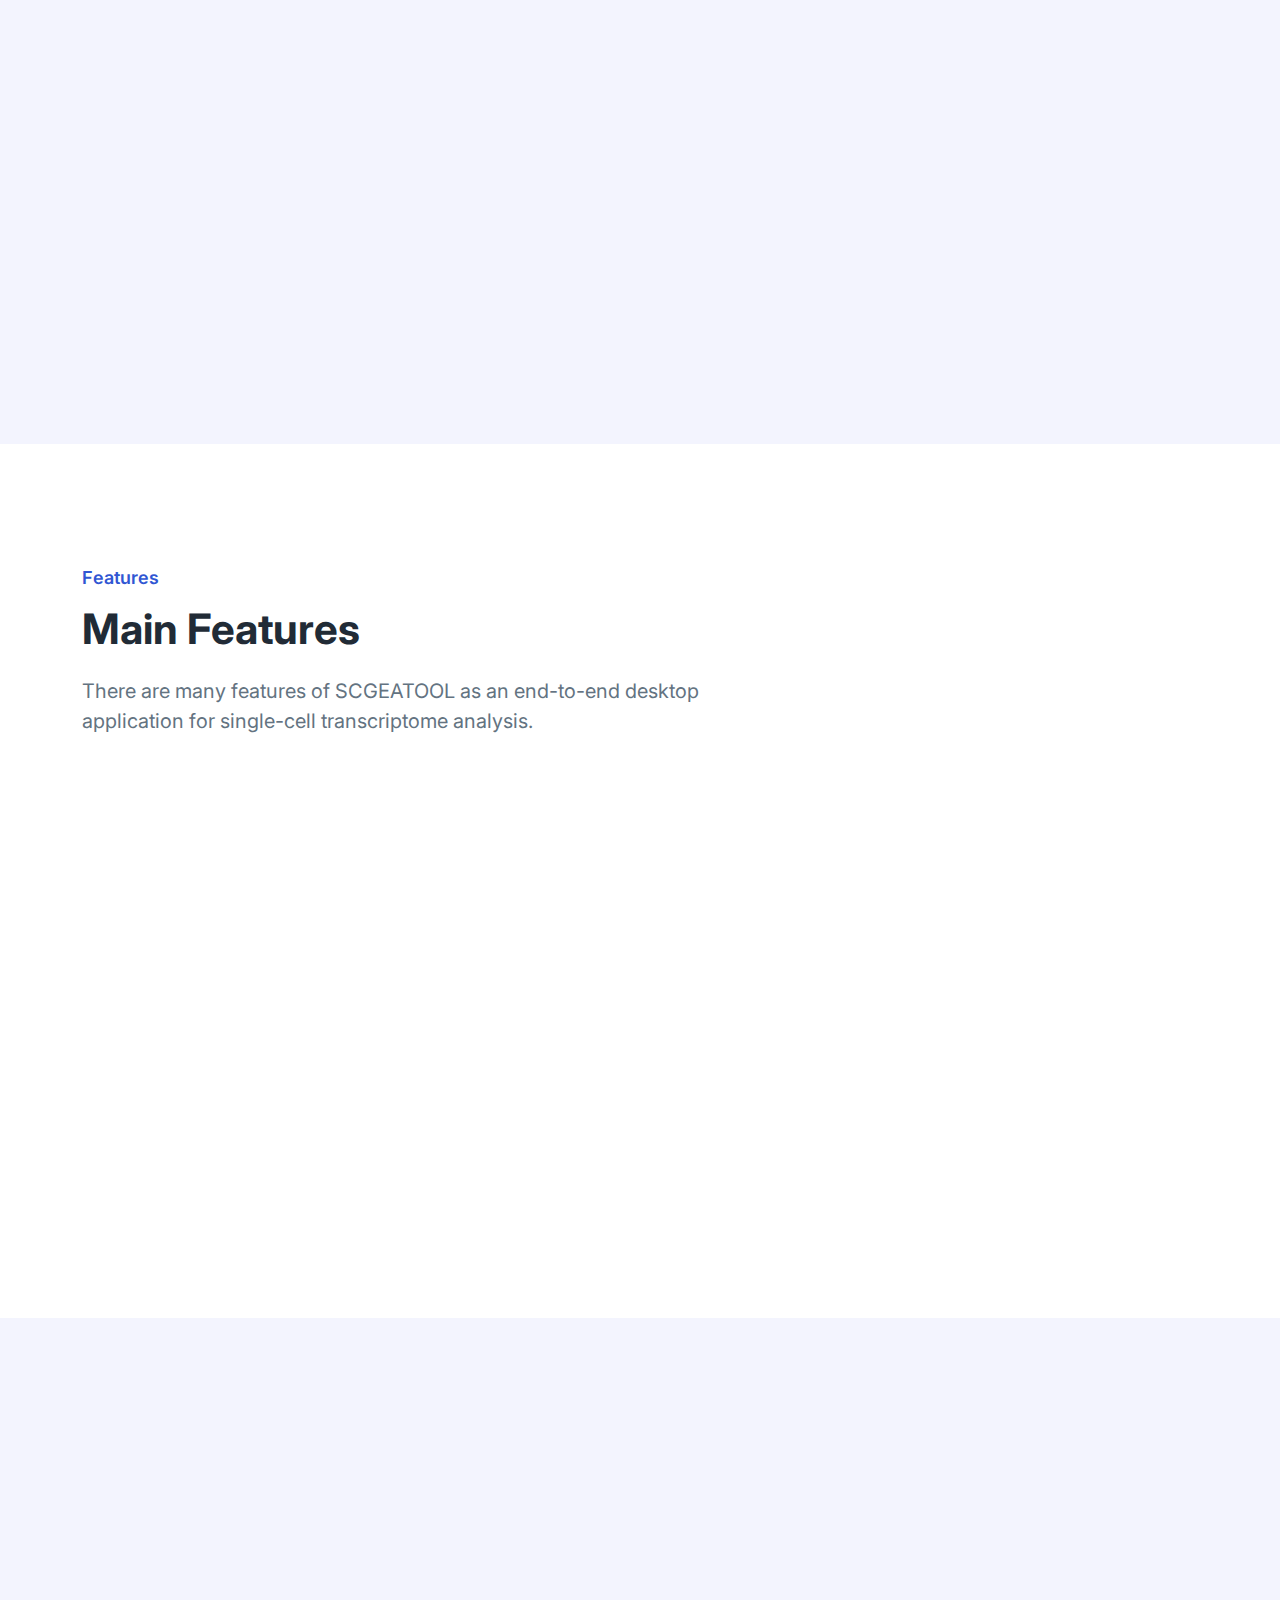
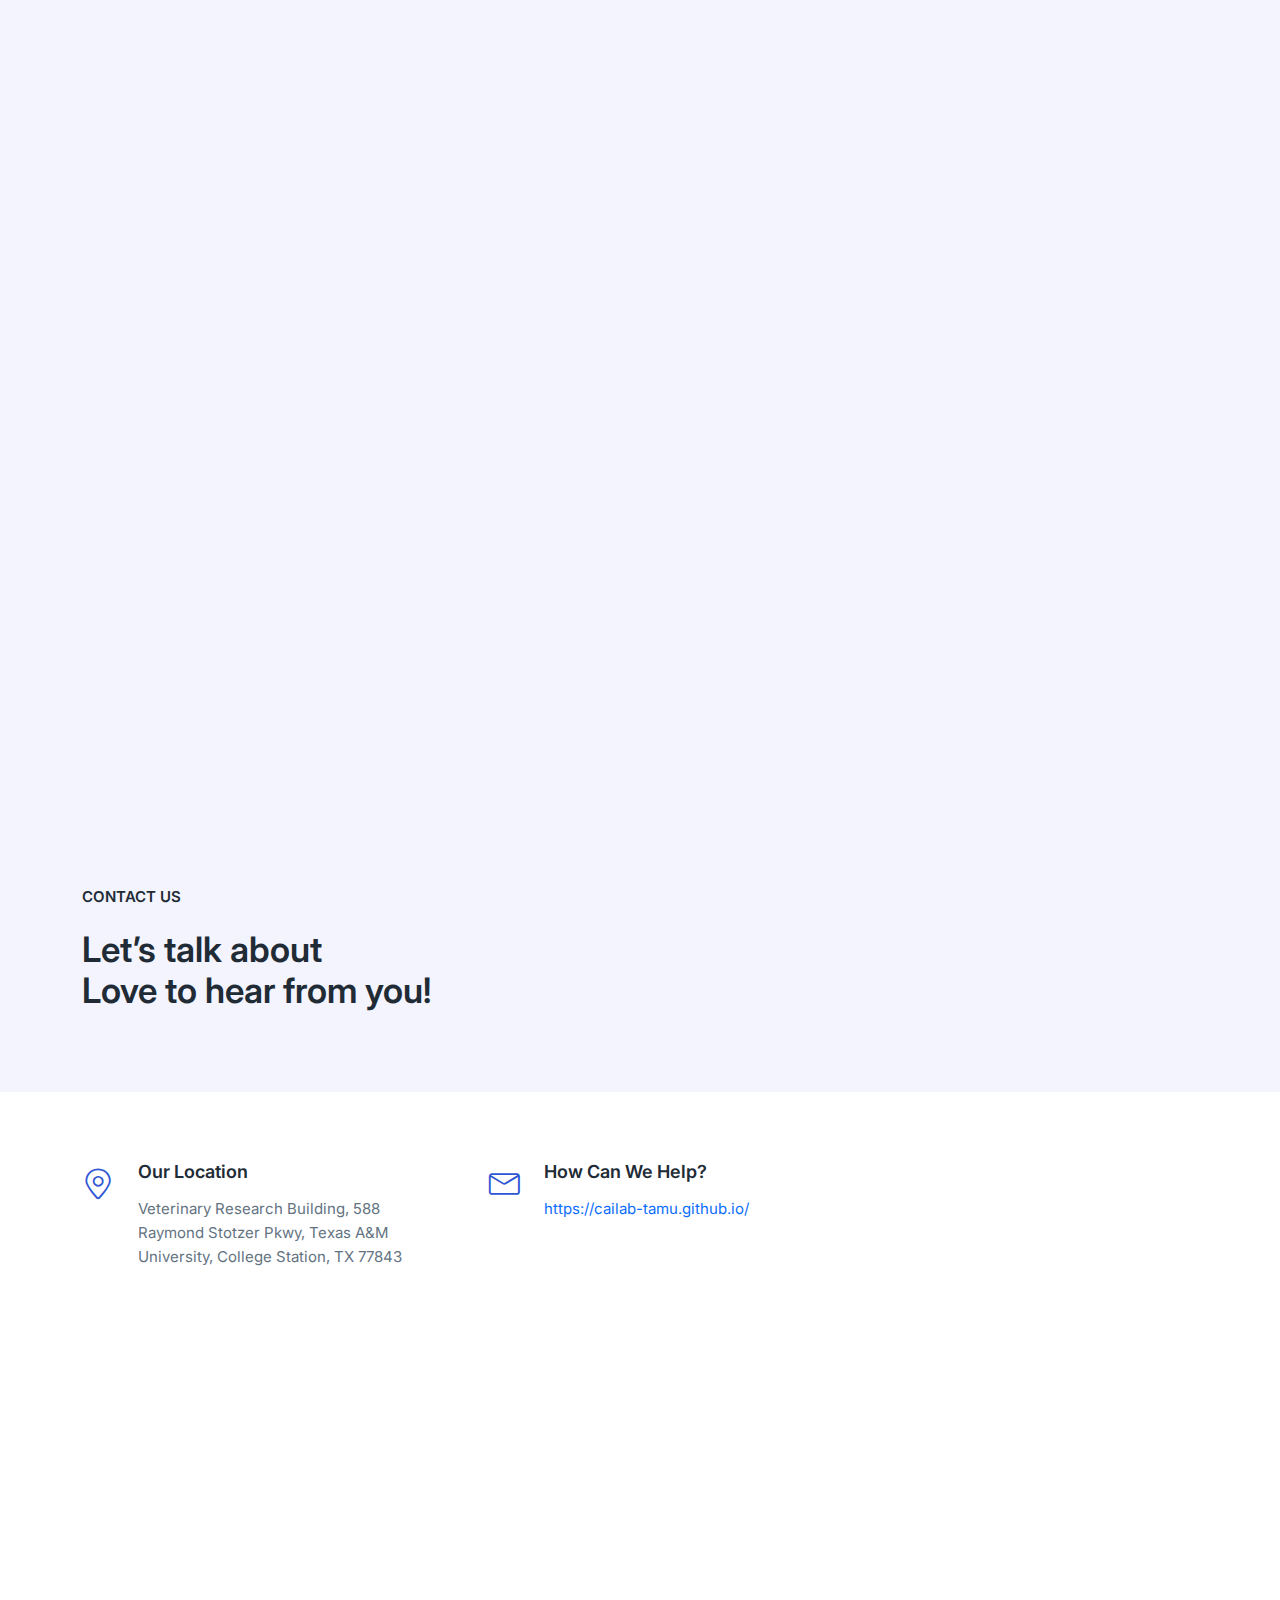
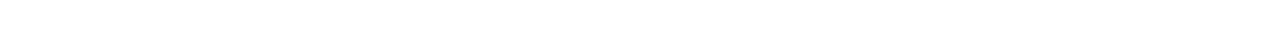
<file: index - Copy (2).html>
<!-- =========

	Template Name: Play
	Author: UIdeck
	Author URI: https://uideck.com/
	Support: https://uideck.com/support/
	Version: 1.1

========== -->

<!DOCTYPE html>
<html lang="en">
  <head>
    <meta charset="UTF-8" />
    <meta http-equiv="X-UA-Compatible" content="IE=edge" />
    <meta name="viewport" content="width=device-width, initial-scale=1.0" />
    <title>SCGEATOOL :: Single-cell Gene Expression Analysis Tool</title>

    <!-- Primary Meta Tags -->
<meta name="title" content="SCGEATOOL :: Single-cell Gene Expression Analysis Tool">
<meta name="description" content="SCGEATOOL :: Single-cell Gene Expression Analysis Tool">


    <!--====== Favicon Icon ======-->
    <link
      rel="shortcut icon"
      href="assets/images/favicon.svg"
      type="image/svg"
    />

    <!-- ===== All CSS files ===== -->
	<!-- link rel="stylesheet" href="assets/css/bootstrap.css" /-->
    <link rel="stylesheet" href="assets/css/bootstrap.min.css" />
    <link rel="stylesheet" href="assets/css/animate.css" />
    <link rel="stylesheet" href="assets/css/lineicons.css" />
    <link rel="stylesheet" href="assets/css/ud-styles.css" />
	
  </head>
  <body>
    <!-- ====== Header Start ====== -->
    <header class="ud-header">
      <div class="container">
        <div class="row">
          <div class="col-lg-12">
            <nav class="navbar navbar-expand-lg">
              <a class="navbar-brand" href="index.html">
                <!-- img src="assets/images/logo/logo.svg" alt="Logo" / //-->
              </a>
              <button class="navbar-toggler">
                <span class="toggler-icon"> </span>
                <span class="toggler-icon"> </span>
                <span class="toggler-icon"> </span>
              </button>

              <div class="navbar-collapse">
                <ul id="nav" class="navbar-nav mx-auto">
                  <li class="nav-item">
                    <a class="ud-menu-scroll" href="#home">Home</a>
                  </li>
				  
                  <li class="nav-item">
                    <a class="ud-menu-scroll" href="#about">About</a>
                  </li>

                  <li class="nav-item">
                    <a class="ud-menu-scroll" href="#features">Features</a>
                  </li>

				  
                  <!-- li class="nav-item">
                    <a class="ud-menu-scroll" href="#team">Team</a>
                  </li //-->
				  
                  <li class="nav-item">
                    <a class="ud-menu-scroll" href="#contact">Contact Us</a>
                  </li>
				  
                  <li class="nav-item nav-item-has-children">
                    <a href="javascript:void(0)"> Resources </a>
                    <ul class="ud-submenu">
                      <li class="ud-submenu-item">
                        <a href="#installation" class="ud-submenu-link">
                          Installation Instructions
                        </a>
                      </li>	
                      <li class="ud-submenu-item">
                        <a href="https://github.com/jamesjcai/scGEAToolbox" class="ud-submenu-link">
                          Source Code
                        </a>
                      </li>
                    </ul>
                  </li>
					  
				  
				  <!--
                  <li class="nav-item nav-item-has-children">
                    <a href="javascript:void(0)"> Pages </a>
                    <ul class="ud-submenu">
                      <li class="ud-submenu-item">
                        <a href="about.html" class="ud-submenu-link">
                          About Page
                        </a>
                      </li>
                      <li class="ud-submenu-item">
                        <a href="pricing.html" class="ud-submenu-link">
                          Pricing Page
                        </a>
                      </li>
                      <li class="ud-submenu-item">
                        <a href="contact.html" class="ud-submenu-link">
                          Contact Page
                        </a>
                      </li>
                      <li class="ud-submenu-item">
                        <a href="blog.html" class="ud-submenu-link">
                          Blog Grid Page
                        </a>
                      </li>
                      <li class="ud-submenu-item">
                        <a href="blog-details.html" class="ud-submenu-link">
                          Blog Details Page
                        </a>
                      </li>
                      <li class="ud-submenu-item">
                        <a href="login.html" class="ud-submenu-link">
                          Sign In Page
                        </a>
                      </li>
                      <li class="ud-submenu-item">
                        <a href="404.html" class="ud-submenu-link">404 Page</a>
                      </li>
					  
                    </ul>
                  </li>
				  //-->
				  
                </ul>
              </div>

              <!-- div class="navbar-btn d-none d-sm-inline-block">
                <a href="login.html" class="ud-main-btn ud-login-btn">
                  Sign In
                </a>
                <a class="ud-main-btn ud-white-btn" href="javascript:void(0)">
                  Sign Up
                </a>
              </div -->
			  
            </nav>
          </div>
        </div>
      </div>
    </header>
    <!-- ====== Header End ====== -->

    <!-- ====== Hero Start ====== -->
    <section class="ud-hero" id="home">
      <div class="container">
        <div class="row">
          <div class="col-lg-12">
            <div class="ud-hero-content wow fadeInUp" data-wow-delay=".2s">
              <h1 class="ud-hero-title">
                SCGEATOOL :: Single-Cell Gene Expression Analysis Tool
              </h1>
              <p class="ud-hero-desc">
                Standalone Application Running on Windows Machines That Do Not Have MATLAB Installed.
              </p>
              <ul class="ud-hero-buttons">
                <li>
                  <a href="SCGEATOOL_StandaloneApplication.zip" class="ud-main-btn ud-white-btn">
                    Download Now
                  </a>
                </li>
                <li>
                  <a href="#installation" class="ud-main-btn ud-link-btn">
                    Learn How to Install <i class="lni lni-arrow-right"></i>
                  </a>
                </li>
              </ul>
            </div>
            <div
              class="ud-hero-brands-wrapper wow fadeInUp"
              data-wow-delay=".3s"
            >
              <!-- img src="assets/images/hero/brand.svg" alt="brand" / -->
            </div>
            <div class="ud-hero-image wow fadeInUp" data-wow-delay=".25s">
              <img src="assets/images/hero/hero-image.svg" alt="hero-image" />
              <img
                src="assets/images/hero/dotted-shape.svg"
                alt="shape"
                class="shape shape-1"
              />
              <img
                src="assets/images/hero/dotted-shape.svg"
                alt="shape"
                class="shape shape-2"
              />
            </div>
          </div>
        </div>
      </div>
    </section>
    <!-- ====== Hero End ====== -->

    <!-- ====== About Start ====== -->
    <section id="about" class="ud-about">
      <div class="container">
        <div class="ud-about-wrapper wow fadeInUp" data-wow-delay=".2s">
          <div class="ud-about-content-wrapper">
            <div class="ud-about-content">
              <span class="tag">About</span>
              <h2>Brilliant Interactive Tool to Give Complete Control Over Single-Cell Data Points.</h2>
              <p>
				SCGEATOOL is a lightweight and blazing fast desktop application that provides interactive visualization functionality to analyze single-cell transcriptomic data. SCGEATOOL allows you to easily interrogate different views of your scRNA-seq data to quickly gain insights into the underlying biology. SCGEATOOL is a pre-compiled standalone application developed in MATLAB. Pre-compiled standalone releases are meant for those environments without access to 
				MATLAB licenses. Standalone releases provide access to all of the functionality of the SCGEATOOL standard MATLAB release 
				encapsulated in a single application. SCGEATOOL is open-sourced to allow you to experience the added flexibility and 
				speed of the MATLAB environment when needed.
              </p>

              <a href="#features" class="ud-main-btn">Learn More</a>
            </div>
          </div>
          <div class="ud-about-image">
            <img src="assets/images/about/about-image.svg" alt="about-image" />
			<center>
			<video width="440" height="" controls autoplay muted loop>
  <source src="assets/images/about/about.mp4" type="video/mp4">
  </video></center>
          </div>
        </div>
      </div>
    </section>
    <!-- ====== About End ====== -->


    <!-- ====== Features Start ====== -->
    <section id="features" class="ud-features">
      <div class="container">
        <div class="row">
          <div class="col-lg-12">
            <div class="ud-section-title">
              <span>Features</span>
              <h2>Main Features</h2>
              <p>
                There are many features of SCGEATOOL as an end-to-end desktop application for single-cell transcriptome analysis.
              </p>
            </div>
          </div>
        </div>
        <div class="row">
		
          <div class="col-xl-3 col-lg-3 col-sm-6">
            <div class="ud-single-feature wow fadeInUp" data-wow-delay=".2s">
              <div class="ud-feature-icon">
                <i class="lni lni-layout"></i>
              </div>
              <div class="ud-feature-content">
                <h3 class="ud-feature-title">All Essential Functions</h3>
                <p class="ud-feature-desc">
                  With simple clicks, you can explore data with user-friendly interfaces and access updated functions for all essential tasks in single-cell transcriptome analysis.
                </p>
				<!-- : QC, normalization, dimensionality reduction, clustering, cell type identification, differential expression analysis, gene regulatory analysis, and many more https://youtube.com/playlist?list=PLekWsTmNpdrGr1oOH6GzoNLjPq4i37qJP //-->
                <a href="https://raw.githubusercontent.com/jamesjcai/scGEAToolbox/main/resources/Tooltips.png" class="ud-feature-link" target="learnmore">
                  Learn More				  

                </a>
              </div>
            </div>
          </div>		
		
		<div class="col-xl-3 col-lg-3 col-sm-6">
            <div class="ud-single-feature wow fadeInUp" data-wow-delay=".25s">
              <div class="ud-feature-icon">
                <i class="lni lni-layers"></i>
              </div>
              <div class="ud-feature-content">
                <h3 class="ud-feature-title">Scalable 3D Visualization</h3>
                <p class="ud-feature-desc">
				  SCGEATOOL is optimized to visualize hundreds of thousands of single cells with MATLAB's high-quality interactive techniques, helping you to transform raw in-house data into insights.
                </p>
                <a href="https://youtu.be/QUQtD8ic4z8&t=2512s&rel=0&mute=1&autoplay=0" class="ud-feature-link" target="learnmore">
                  Learn More
                </a>
              </div>
            </div>
          </div>
		  

		  
          <div class="col-xl-3 col-lg-3 col-sm-6">
            <div class="ud-single-feature wow fadeInUp" data-wow-delay=".15s">
              <div class="ud-feature-icon">
                <i class="lni lni-move"></i>
              </div>
              <div class="ud-feature-content">
                <h3 class="ud-feature-title">Versatile Data Integration</h3>
                <p class="ud-feature-desc">
                  SCGEATOOL supports a wide range of cross-study analyses and data integration to deepen your biological understanding. Public scRNA-seq data in the GEO database can be imported without programming knowledge.
                </p>
                <a href="https://youtu.be/YxNfF9UMmSg?t=14&rel=0&mute=1&autoplay=0" class="ud-feature-link" target="learnmore">
                  Learn More
                </a>
              </div>
            </div>
          </div>		  
		  
          <div class="col-xl-3 col-lg-3 col-sm-6">
            <div class="ud-single-feature wow fadeInUp" data-wow-delay=".1s">
              <div class="ud-feature-icon">
                <i class="lni lni-gift"></i>
              </div>
              <div class="ud-feature-content">
                <h3 class="ud-feature-title">Free and Open-Source</h3>
                <p class="ud-feature-desc">
                  Source code for generating the standalone application is available at the GitHub repository. You can also find relevant citing publications by visiting <a href="https://scholar.google.com/scholar?cites=4661048952867744439&as_sdt=5,44&sciodt=0,44&hl=en" target="learnmore">Google Scholar</a>.
                </p>
                <a href="https://github.com/jamesjcai/scGEAToolbox" class="ud-feature-link" target="learnmore">
                  Visit GitHub
                </a>
              </div>
            </div>
          </div>
          
        </div>
      </div>
    </section>
    <!-- ====== Features End ====== -->

    <!-- ====== Installation  Start ====== -->
    <section id="installation" class="ud-about">
      <div class="container">
        <div class="ud-about-wrapper wow fadeInUp" data-wow-delay=".2s">
          <div class="ud-about-content-wrapper">
            <div class="ud-about-content">

	
      <!-- div class="container">
        <div class="row">
          <div class="col-lg-12">
            <div class="ud-section-title" -->
              <span class="tag">Installation</span>
              <h2>Instructions for PC/Windows Installation</h2>
<p>Step 1. Download the file <a href="SCGEATOOL_StandaloneApplication.zip">SCGEATOOL_StandaloneApplication.zip</a> (16.2 MB) and unzip it.</p>

<p>Step 2. Download <a href="https://ssd.mathworks.com/supportfiles/downloads/R2021b/Release/2/deployment_files/installer/complete/win64/MATLAB_Runtime_R2021b_Update_2_win64.zip">MATLAB Runtime version 9.11 (R2021b)</a><sup>*</sup> and run the MATLAB Runtime installer<sup>&dagger;</sup>.</p>

<p>Step 3. To start SCGEATOOL simply double-click on the scgeatool.exe icon<sup>&sect;</sup>.</p>

<p><font size=2><sup>*</sup>Visit <a href="https://www.mathworks.com/products/compiler/mcr.html" target="_blank">MATLAB Runtime website</a> for more information.<br><sup>&dagger;</sup>Admin privileges are required.
<br><sup>&sect;</sup>In case you see the Publisher Unknown warning message, ignore it and continue.</font>
</p>
              
            </div>
          </div>
		  
         <div class="ud-about-image">
            <img width=400 height=619 src="assets/images/splash.png" alt="about-image" />
          </div>

		  
        </div>
       
	  </div>
    </section>
    <!-- ====== Installation End ====== -->
	

    <!-- ====== Contact Start ====== -->
    <section id="contact" class="ud-contact">
      <div class="container">
        <div class="row align-items-center">
          <div class="col-xl-8 col-lg-7">
            <div class="ud-contact-content-wrapper">
              <div class="ud-contact-title">
                <span>CONTACT US</span>
                <h2>
                  Let’s talk about <br />
                  Love to hear from you!
                </h2>
              </div>
              <div class="ud-contact-info-wrapper">
                <div class="ud-single-info">
                  <div class="ud-info-icon">
                    <i class="lni lni-map-marker"></i>
                  </div>
                  <div class="ud-info-meta">
                    <h5>Our Location</h5>
                    <p>Veterinary Research Building, 588 Raymond Stotzer Pkwy, Texas A&#38;M University, College Station, TX 77843</p>
                  </div>
                </div>
                <div class="ud-single-info">
                  <div class="ud-info-icon">
                    <i class="lni lni-envelope"></i>
                  </div>
                  <div class="ud-info-meta">
                    <h5>How Can We Help?</h5>
					<p><a href="https://cailab-tamu.github.io/">https://cailab-tamu.github.io/</a></p>
                  </div>
                </div>
              </div>
            </div>
          </div>
          <div class="col-xl-4 col-lg-5">
            <div
              class="ud-contact-form-wrapper wow fadeInUp"
              data-wow-delay=".2s"
            >
              <h3 class="ud-contact-form-title">Send Us a Message</h3>
	      <form class="gform" data-email="jamescai@genomezoo.net" name="sentMessage" id="contactForm" novalidate method="POST" action="https://script.google.com/macros/s/AKfycbxJhbh4DQAltwn5PHDho2L_TqRTonRKm_R3_hTWh7S1BxEs5kRwSu_e1fm-OfjAfquuPQ/exec">
				
		<div class="ud-form-group">
		  <label for="name">Name*</label>
		   <input
			type="text"
			name="name"
			id="name"
			placeholder=""
			required="required"
		  />                  
		  <p class="help-block text-danger"></p>
		</div>
				
          
	  <div class="ud-form-group">
	  <label for="email">Email*</label>
		  <!-- input type="email" id="email" class="form-control" placeholder="Email" required="required" -->
		  <input
			type="email"
			name="email"
			id="email"
			placeholder=""
			required="required"
		  />
		  <p class="help-block text-danger"></p>
		</div>
		
        <div class="ud-form-group">
		<label for="message">Message*</label>
		          <!-- textarea name="message" id="message" class="form-control" rows="4" placeholder="Message" required></textarea -->
                  <textarea
                    name="message"
					id="message"
                    rows="1"
                    placeholder=""					
					required="required"
                  ></textarea>  
          <p class="help-block text-danger"></p>
        </div>
								 
                <div class="ud-form-group mb-0">
				       <div id="success"></div>
                  <button type="submit" class="ud-main-btn">
                    Send Message
                  </button>
                </div>
				
				
				
              </form>
            </div>
          
		  
		  
		  
		  
		  </div>
        </div>
      </div>
    </section>
    <!-- ====== Contact End ====== -->

    <!-- ====== Footer Start ====== //-->
    <footer class="ud-footer wow fadeInUp" data-wow-delay=".15s">
      <div class="shape shape-1">
        <img src="assets/images/footer/shape-1.svg" alt="shape" />
      </div>
      <div class="shape shape-2">
        <img src="assets/images/footer/shape-2.svg" alt="shape" />
      </div>
      <div class="shape shape-3">
        <img src="assets/images/footer/shape-3.svg" alt="shape" />
      </div>
      <div class="ud-footer-widgets">
        <div class="container">
          <div class="row">

        </div>
      </div>
      <div class="ud-footer-bottom">
        <div class="container">
          <!-- div class="row">
            <div class="col-md-8">
              <ul class="ud-footer-bottom-left">
                <li>
                  <a href="javascript:void(0)">Privacy policy</a>
                </li>
                <li>
                  <a href="javascript:void(0)">Support policy</a>
                </li>
                <li>
                  <a href="javascript:void(0)">Terms of service</a>
                </li>
              </ul>
            </div>
            <div class="col-md-4">
              <p class="ud-footer-bottom-right">
                Designed and Developed by
                <a href="https://uideck.com" rel="nofollow">UIdeck</a>
              </p>
            </div>
          </div -->
		  
		  
        </div>
      </div>
    </footer>
     <!-- ====== Footer End ====== -->


    <!-- ====== Back To Top Start ====== -->
    <a href="javascript:void(0)" class="back-to-top">
      <i class="lni lni-chevron-up"> </i>
    </a>
    <!-- ====== Back To Top End ====== -->

    <!-- ====== All Javascript Files ====== -->
    <script src="assets/js/bootstrap.bundle.min.js"></script>
    <script src="assets/js/wow.min.js"></script>
    <script src="assets/js/main.js"></script>
	<script src="assets/js/jquery.1.11.1.js"></script> 
	<script src="assets/js/bootstrap.js"></script> 
	<script src="assets/js/jquery.isotope.js"></script> 
	<script src="assets/js/jqBootstrapValidation.js"></script> 
    <script src="assets/js/contact_me.js"></script> 

    <script>
      // ==== for menu scroll
      const pageLink = document.querySelectorAll(".ud-menu-scroll");

      pageLink.forEach((elem) => {
        elem.addEventListener("click", (e) => {
          e.preventDefault();
          document.querySelector(elem.getAttribute("href")).scrollIntoView({
            behavior: "smooth",
            offsetTop: 1 - 60,
          });
        });
      });

      // section menu active
      function onScroll(event) {
        const sections = document.querySelectorAll(".ud-menu-scroll");
        const scrollPos =
          window.pageYOffset ||
          document.documentElement.scrollTop ||
          document.body.scrollTop;

        for (let i = 0; i < sections.length; i++) {
          const currLink = sections[i];
          const val = currLink.getAttribute("href");
          const refElement = document.querySelector(val);
          const scrollTopMinus = scrollPos + 73;
          if (
            refElement.offsetTop <= scrollTopMinus &&
            refElement.offsetTop + refElement.offsetHeight > scrollTopMinus
          ) {
            document
              .querySelector(".ud-menu-scroll")
              .classList.remove("active");
            currLink.classList.add("active");
          } else {
            currLink.classList.remove("active");
          }
        }
      }

      window.document.addEventListener("scroll", onScroll);
    </script>
  </body>
</html>
</file>
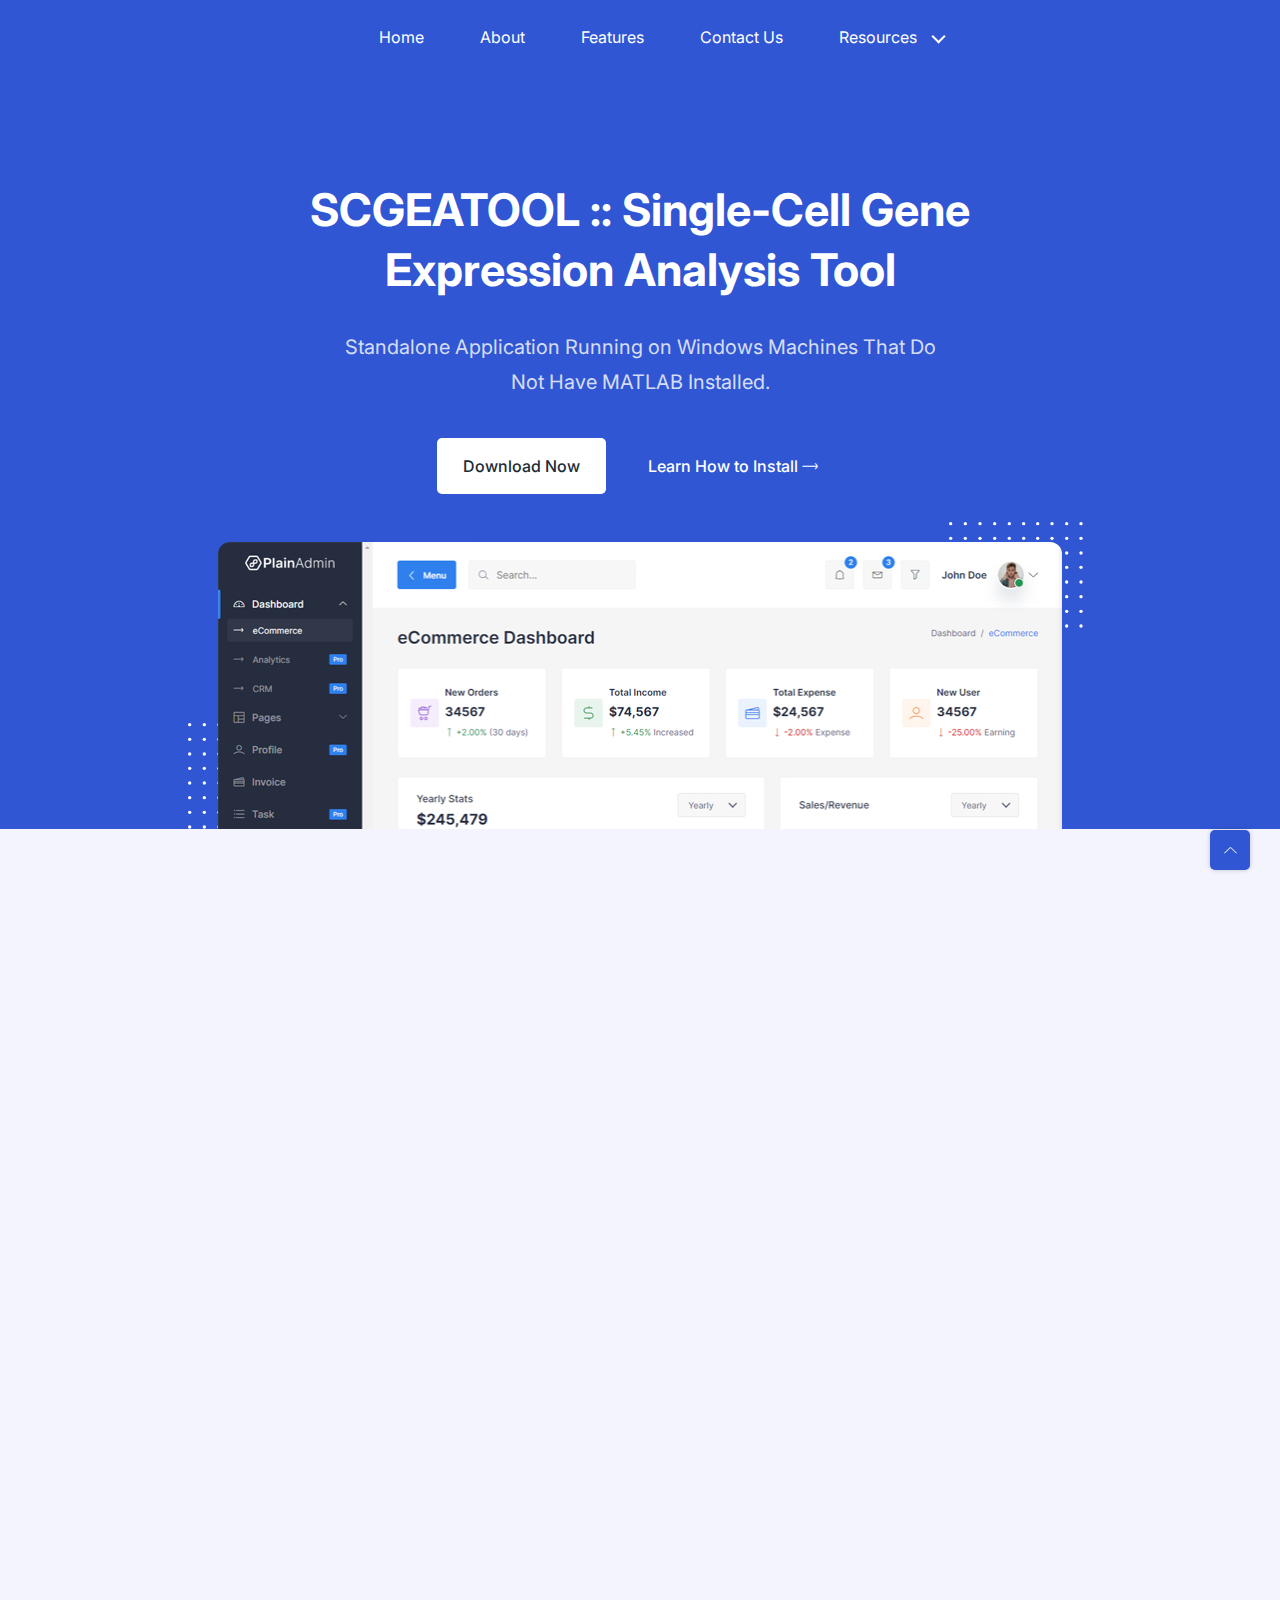
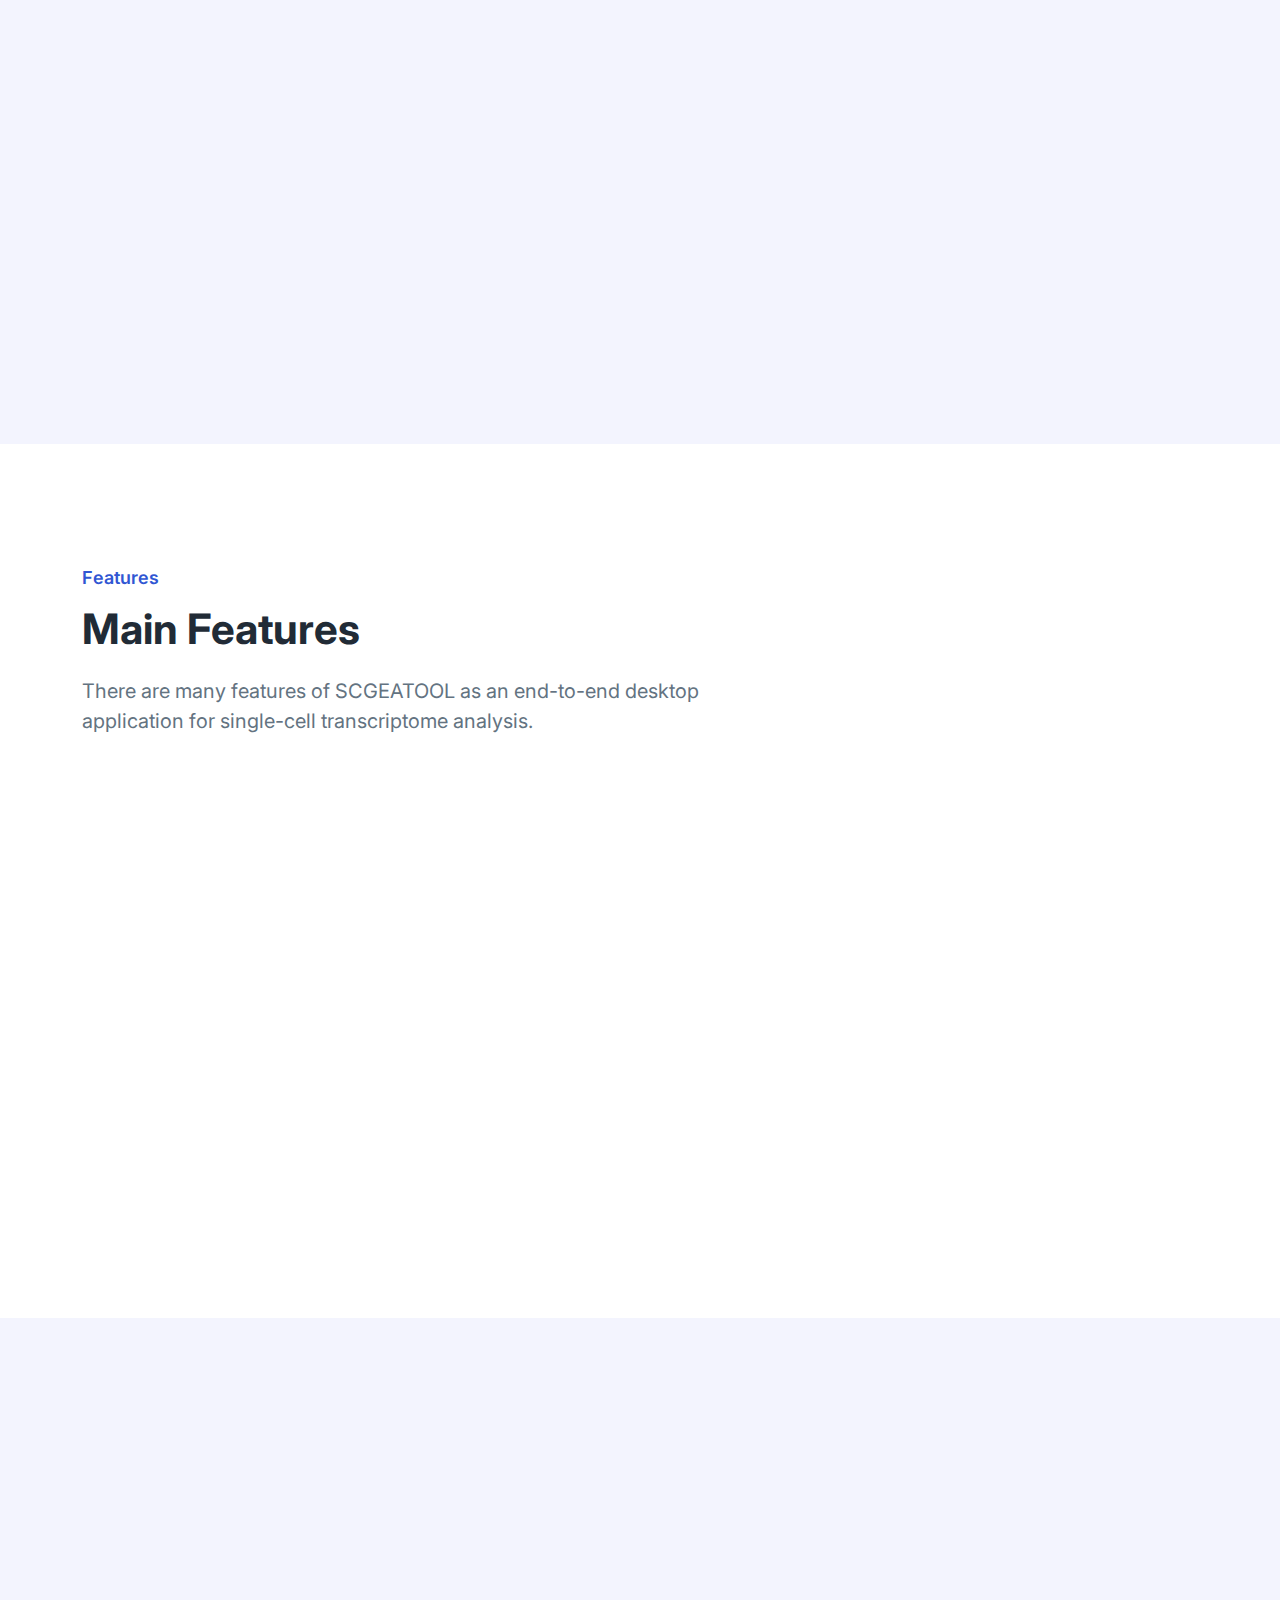
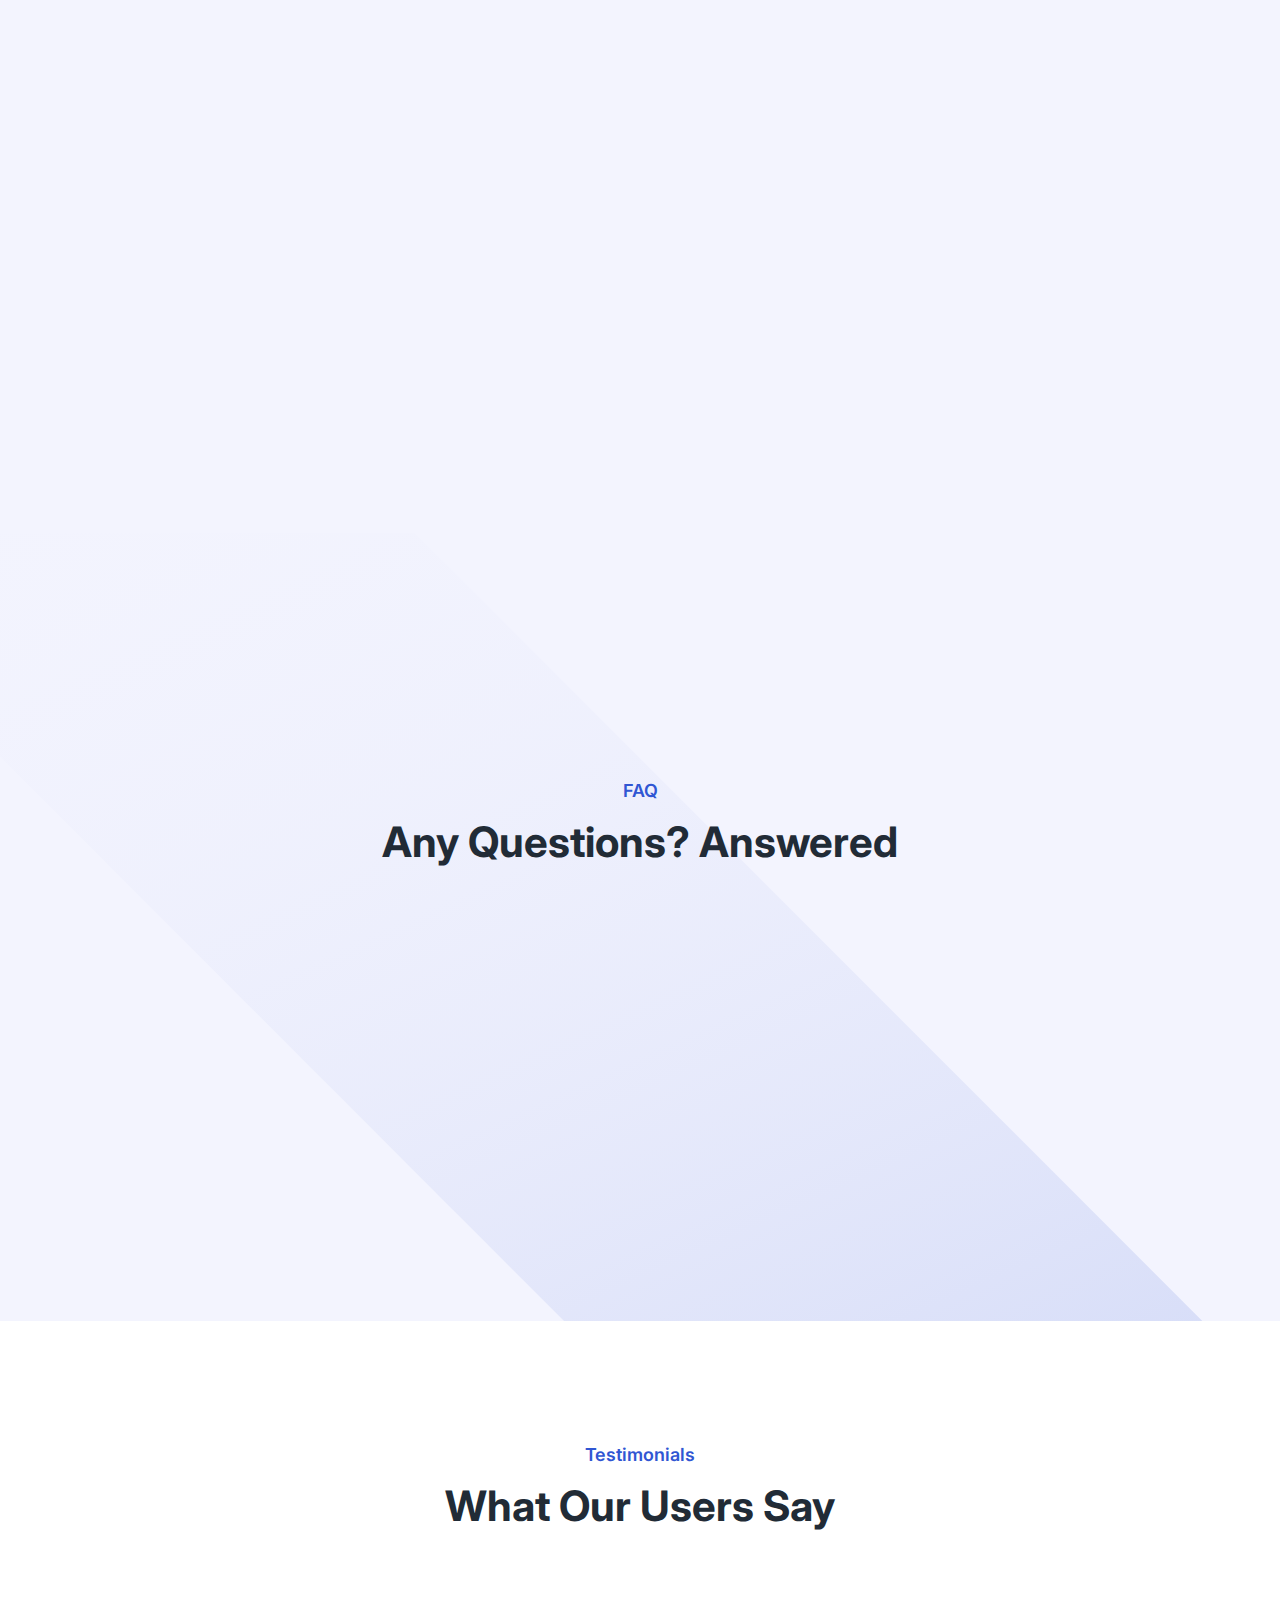
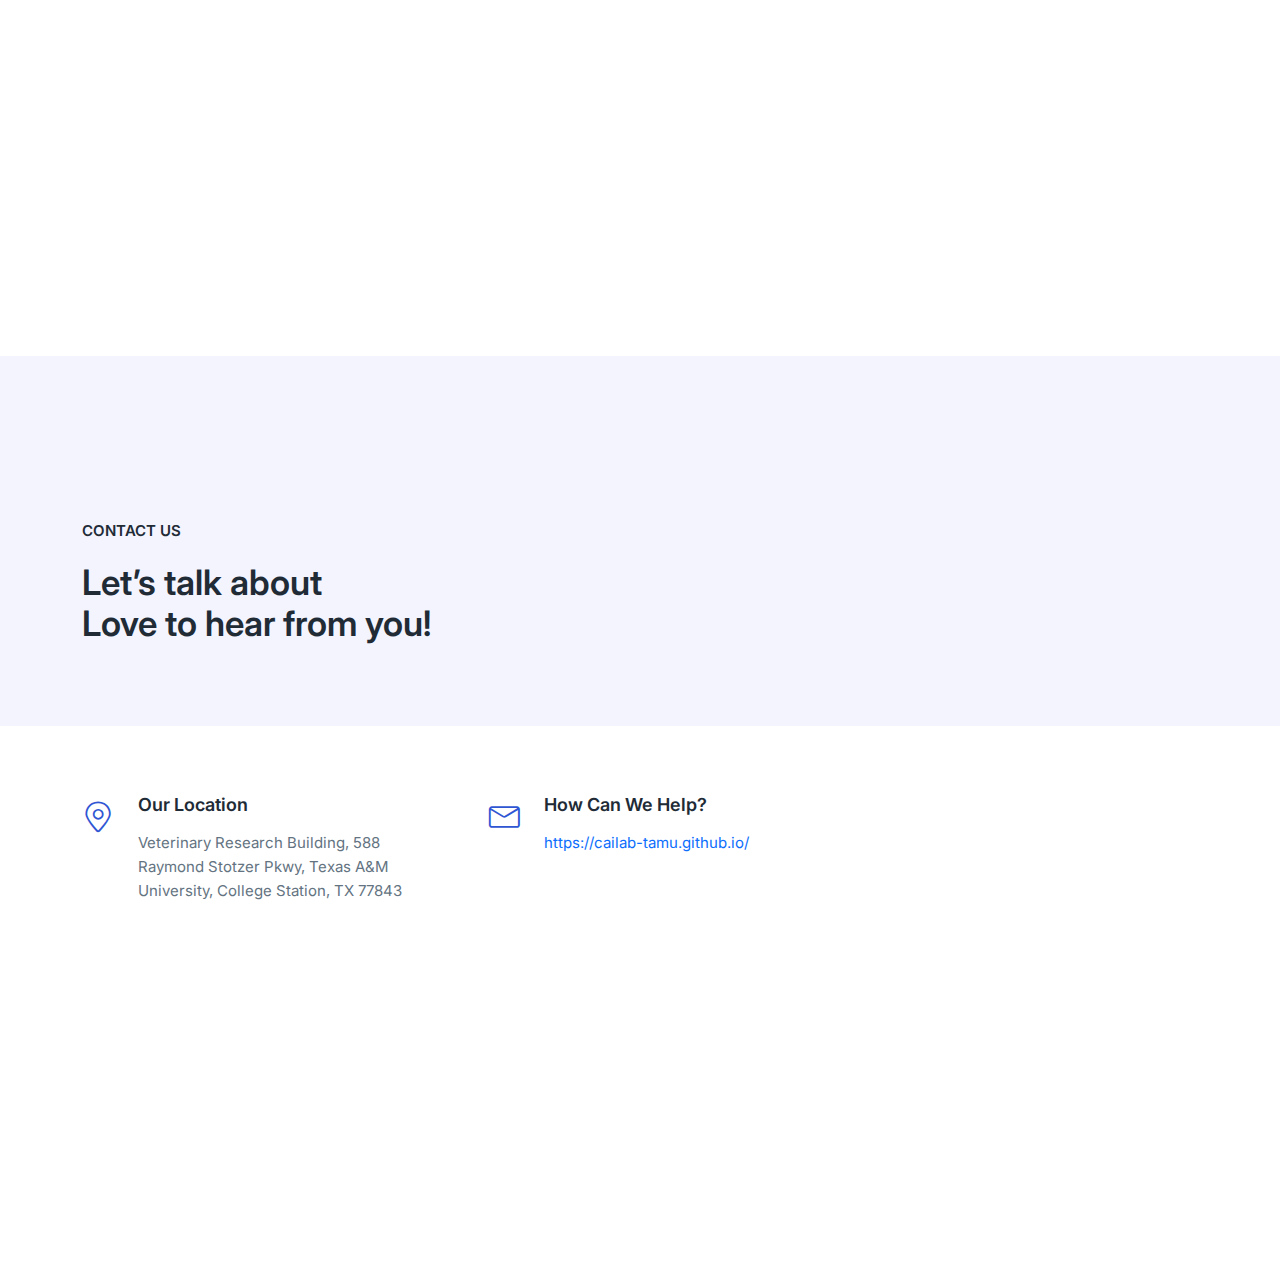
<file: index - Copy (3).html>
<!-- =========

	Template Name: Play
	Author: UIdeck
	Author URI: https://uideck.com/
	Support: https://uideck.com/support/
	Version: 1.1

========== -->

<!DOCTYPE html>
<html lang="en">
  <head>
    <meta charset="UTF-8" />
    <meta http-equiv="X-UA-Compatible" content="IE=edge" />
    <meta name="viewport" content="width=device-width, initial-scale=1.0" />
    <title>SCGEATOOL :: Single-cell Gene Expression Analysis Tool</title>

    <!-- Primary Meta Tags -->
<meta name="title" content="SCGEATOOL :: Single-cell Gene Expression Analysis Tool">
<meta name="description" content="SCGEATOOL :: Single-cell Gene Expression Analysis Tool">


    <!--====== Favicon Icon ======-->
    <link
      rel="shortcut icon"
      href="assets/images/favicon.svg"
      type="image/svg"
    />

    <!-- ===== All CSS files ===== -->
	<!-- link rel="stylesheet" href="assets/css/bootstrap.css" /-->
    <link rel="stylesheet" href="assets/css/bootstrap.min.css" />
    <link rel="stylesheet" href="assets/css/animate.css" />
    <link rel="stylesheet" href="assets/css/lineicons.css" />
    <link rel="stylesheet" href="assets/css/ud-styles.css" />
	
  </head>
  <body>
    <!-- ====== Header Start ====== -->
    <header class="ud-header">
      <div class="container">
        <div class="row">
          <div class="col-lg-12">
            <nav class="navbar navbar-expand-lg">
              <a class="navbar-brand" href="index.html">
                <!-- img src="assets/images/logo/logo.svg" alt="Logo" / //-->
              </a>
              <button class="navbar-toggler">
                <span class="toggler-icon"> </span>
                <span class="toggler-icon"> </span>
                <span class="toggler-icon"> </span>
              </button>

              <div class="navbar-collapse">
                <ul id="nav" class="navbar-nav mx-auto">
                  <li class="nav-item">
                    <a class="ud-menu-scroll" href="#home">Home</a>
                  </li>
				  
                  <li class="nav-item">
                    <a class="ud-menu-scroll" href="#about">About</a>
                  </li>

                  <li class="nav-item">
                    <a class="ud-menu-scroll" href="#features">Features</a>
                  </li>

				  
                  <!-- li class="nav-item">
                    <a class="ud-menu-scroll" href="#team">Team</a>
                  </li //-->
				  
                  <li class="nav-item">
                    <a class="ud-menu-scroll" href="#contact">Contact Us</a>
                  </li>
				  
                  <li class="nav-item nav-item-has-children">
                    <a href="javascript:void(0)"> Resources </a>
                    <ul class="ud-submenu">
                      <li class="ud-submenu-item">
                        <a href="#installation" class="ud-submenu-link">
                          Installation
                        </a>
                      </li>
					  <li class="ud-submenu-item">
                        <a href="#faq" class="ud-submenu-link">
                          FAQ
                        </a>
                      </li>
                      <li class="ud-submenu-item">
                        <a href="https://github.com/jamesjcai/scGEAToolbox" class="ud-submenu-link">
                          GitHub &#8599;
                        </a>
                      </li>
                    </ul>
                  </li>
					  
				  
				  <!--
                  <li class="nav-item nav-item-has-children">
                    <a href="javascript:void(0)"> Pages </a>
                    <ul class="ud-submenu">
                      <li class="ud-submenu-item">
                        <a href="about.html" class="ud-submenu-link">
                          About Page
                        </a>
                      </li>
                      <li class="ud-submenu-item">
                        <a href="pricing.html" class="ud-submenu-link">
                          Pricing Page
                        </a>
                      </li>
                      <li class="ud-submenu-item">
                        <a href="contact.html" class="ud-submenu-link">
                          Contact Page
                        </a>
                      </li>
                      <li class="ud-submenu-item">
                        <a href="blog.html" class="ud-submenu-link">
                          Blog Grid Page
                        </a>
                      </li>
                      <li class="ud-submenu-item">
                        <a href="blog-details.html" class="ud-submenu-link">
                          Blog Details Page
                        </a>
                      </li>
                      <li class="ud-submenu-item">
                        <a href="login.html" class="ud-submenu-link">
                          Sign In Page
                        </a>
                      </li>
                      <li class="ud-submenu-item">
                        <a href="404.html" class="ud-submenu-link">404 Page</a>
                      </li>
					  
                    </ul>
                  </li>
				  //-->
				  
                </ul>
              </div>

              <!-- div class="navbar-btn d-none d-sm-inline-block">
                <a href="login.html" class="ud-main-btn ud-login-btn">
                  Sign In
                </a>
                <a class="ud-main-btn ud-white-btn" href="javascript:void(0)">
                  Sign Up
                </a>
              </div -->
			  
            </nav>
          </div>
        </div>
      </div>
    </header>
    <!-- ====== Header End ====== -->

    <!-- ====== Hero Start ====== -->
    <section class="ud-hero" id="home">
      <div class="container">
        <div class="row">
          <div class="col-lg-12">
            <div class="ud-hero-content wow fadeInUp" data-wow-delay=".2s">
              <h1 class="ud-hero-title">
                SCGEATOOL :: Single-Cell Gene Expression Analysis Tool
              </h1>
              <p class="ud-hero-desc">
                Standalone Application Running on Windows Machines That Do Not Have MATLAB Installed.
              </p>
              <ul class="ud-hero-buttons">
                <li>
                  <a href="SCGEATOOL_StandaloneApplication.zip" class="ud-main-btn ud-white-btn">
                    Download Now
                  </a>
                </li>
                <li>
                  <a href="#installation" class="ud-main-btn ud-link-btn">
                    Learn How to Install <i class="lni lni-arrow-right"></i>
                  </a>
                </li>
              </ul>
            </div>
            <div
              class="ud-hero-brands-wrapper wow fadeInUp"
              data-wow-delay=".3s"
            >
              <!-- img src="assets/images/hero/brand.svg" alt="brand" / -->
            </div>
            <div class="ud-hero-image wow fadeInUp" data-wow-delay=".25s">
              <img src="assets/images/hero/hero-image.svg" alt="hero-image" />
              <img
                src="assets/images/hero/dotted-shape.svg"
                alt="shape"
                class="shape shape-1"
              />
              <img
                src="assets/images/hero/dotted-shape.svg"
                alt="shape"
                class="shape shape-2"
              />
            </div>
          </div>
        </div>
      </div>
    </section>
    <!-- ====== Hero End ====== -->

    <!-- ====== About Start ====== -->
    <section id="about" class="ud-about">
      <div class="container">
        <div class="ud-about-wrapper wow fadeInUp" data-wow-delay=".2s">
          <div class="ud-about-content-wrapper">
            <div class="ud-about-content">
              <span class="tag">About</span>
              <h2>Brilliant Interactive Tool to Give Complete Control Over Single-Cell Data Points.</h2>
              <p>
				SCGEATOOL is a lightweight and blazing fast desktop application that provides interactive visualization functionality to analyze single-cell transcriptomic data. 
        SCGEATOOL allows you to easily interrogate different views of your scRNA-seq data to quickly gain insights into the underlying biology. SCGEATOOL is a pre-compiled 
        standalone application developed in MATLAB. Pre-compiled standalone releases are meant for those environments without access to 
				MATLAB licenses. Standalone releases provide access to all of the functionality of the standard MATLAB scGEAToolbox encapsulated in a single application. 
        SCGEATOOL is open-sourced to allow you to experience the added flexibility and 
				speed of the MATLAB environment when needed.
              </p>

              <a href="#features" class="ud-main-btn">Learn More</a>
            </div>
          </div>
          <div class="ud-about-image">
            <img src="assets/images/about/about-image.svg" alt="about-image" />
			<center>
			<video width="440" height="" controls autoplay muted loop>
  <source src="assets/images/about/about.mp4" type="video/mp4">
  </video></center>
          </div>
        </div>
      </div>
    </section>
    <!-- ====== About End ====== -->

    <!-- ====== Features Start ====== -->
    <section id="features" class="ud-features">
      <div class="container">
        <div class="row">
          <div class="col-lg-12">
            <div class="ud-section-title">
              <span>Features</span>
              <h2>Main Features</h2>
              <p>
                There are many features of SCGEATOOL as an end-to-end desktop application for single-cell transcriptome analysis.
              </p>
            </div>
          </div>
        </div>
        <div class="row">
		
          <div class="col-xl-3 col-lg-3 col-sm-6">
            <div class="ud-single-feature wow fadeInUp" data-wow-delay=".2s">
              <div class="ud-feature-icon">
                <i class="lni lni-layout"></i>
              </div>
              <div class="ud-feature-content">
                <h3 class="ud-feature-title">All Essential Functions</h3>
                <p class="ud-feature-desc">
                  With simple clicks, you can explore data with user-friendly interfaces and access updated functions for all essential tasks in single-cell transcriptome analysis.
                </p>
				<!-- : QC, normalization, dimensionality reduction, clustering, cell type identification, differential expression analysis, gene regulatory analysis, and many more https://youtube.com/playlist?list=PLekWsTmNpdrGr1oOH6GzoNLjPq4i37qJP //-->
                <a href="https://raw.githubusercontent.com/jamesjcai/scGEAToolbox/main/resources/Tooltips.png" class="ud-feature-link" target="learnmore">
                  Learn More				  

                </a>
              </div>
            </div>
          </div>		
		
		<div class="col-xl-3 col-lg-3 col-sm-6">
            <div class="ud-single-feature wow fadeInUp" data-wow-delay=".25s">
              <div class="ud-feature-icon">
                <i class="lni lni-layers"></i>
              </div>
              <div class="ud-feature-content">
                <h3 class="ud-feature-title">Scalable 3D Visualization</h3>
                <p class="ud-feature-desc">
				  SCGEATOOL is optimized to visualize hundreds of thousands of single cells with MATLAB's high-quality interactive techniques, helping you to transform raw in-house data into insights.
                </p>
                <a href="https://youtu.be/QUQtD8ic4z8&t=2512s&rel=0&mute=1&autoplay=0" class="ud-feature-link" target="learnmore">
                  Learn More
                </a>
              </div>
            </div>
          </div>
		  

		  
          <div class="col-xl-3 col-lg-3 col-sm-6">
            <div class="ud-single-feature wow fadeInUp" data-wow-delay=".15s">
              <div class="ud-feature-icon">
                <i class="lni lni-move"></i>
              </div>
              <div class="ud-feature-content">
                <h3 class="ud-feature-title">Versatile Data Integration</h3>
                <p class="ud-feature-desc">
                  SCGEATOOL supports a wide range of cross-study analyses and data integration to deepen your biological understanding. Public scRNA-seq data in the GEO database can be imported without programming knowledge.
                </p>
                <a href="https://youtu.be/YxNfF9UMmSg?t=14&rel=0&mute=1&autoplay=0" class="ud-feature-link" target="learnmore">
                  Learn More
                </a>
              </div>
            </div>
          </div>		  
		  
          <div class="col-xl-3 col-lg-3 col-sm-6">
            <div class="ud-single-feature wow fadeInUp" data-wow-delay=".1s">
              <div class="ud-feature-icon">
                <i class="lni lni-gift"></i>
              </div>
              <div class="ud-feature-content">
                <h3 class="ud-feature-title">Free and Open-Source</h3>
                <p class="ud-feature-desc">
                  Source code for generating the standalone application is available at the GitHub repository. You can also find relevant citing publications by visiting <a href="https://scholar.google.com/scholar?cites=4661048952867744439&as_sdt=5,44&sciodt=0,44&hl=en" target="learnmore">Google Scholar</a>.
                </p>
                <a href="https://github.com/jamesjcai/scGEAToolbox" class="ud-feature-link" target="learnmore">
                  Visit GitHub
                </a>
              </div>
            </div>
          </div>
          
        </div>
      </div>
    </section>
    <!-- ====== Features End ====== -->

    <!-- ====== Installation  Start ====== -->
    <section id="installation" class="ud-about">
      <div class="container">
        <div class="ud-about-wrapper wow fadeInUp" data-wow-delay=".2s">
          <div class="ud-about-content-wrapper">
            <div class="ud-about-content">

	
      <!-- div class="container">
        <div class="row">
          <div class="col-lg-12">
            <div class="ud-section-title" -->
              <span class="tag">Installation</span>
              <h2>Instructions for PC/Windows Installation</h2>
				<p>Step 1. Download the file <a href="SCGEATOOL_StandaloneApplication.zip">SCGEATOOL_StandaloneApplication.zip</a> (25.1 MB) and unzip it.</p>

				<p>Step 2. Download <a href="https://ssd.mathworks.com/supportfiles/downloads/R2023a/Release/0/deployment_files/installer/complete/win64/MATLAB_Runtime_R2023a_win64.zip">MATLAB Runtime version 9.14 (R2023a)</a><sup>*</sup> and run the MATLAB Runtime installer<sup>&dagger;</sup>.</p>

        <p>Step 3. To start SCGEATOOL simply double-click on the scgeatool.exe icon.</p>

				<p><font size=2><sup>*</sup>Visit <a href="https://www.mathworks.com/products/compiler/mcr.html" target="_blank">MATLAB Runtime website</a> for more information.<br><sup>&dagger;</sup>Admin privileges are required to install MATLAB Runtime.
				<!-- br><sup>&sect;</sup>In case you see the Publisher Unknown warning message, ignore it and continue.</font //-->
				</p>

              
            </div>
          </div>
		  
         <div class="ud-about-image">
            <img width=400 height=619 src="assets/images/splash.png" alt="about-image" />
          </div>

		  
        </div>
       
	  </div>
    </section>
    <!-- ====== Installation End ====== -->
	
    <!-- ====== FAQ Start ====== -->
    <section id="faq" class="ud-faq">
      <div class="shape">
        <img src="assets/images/faq/shape.svg" alt="shape" />
      </div>
      <div class="container">
        <div class="row">
          <div class="col-lg-12">
            <div class="ud-section-title text-center mx-auto">
              <span>FAQ</span>
              <h2>Any Questions? Answered</h2>
              <p>
 
              </p>
            </div>
          </div>
		</div>

        <div class="row">
          <div class="col-lg-6">
            <div class="ud-single-faq wow fadeInUp" data-wow-delay=".1s">
              <div class="accordion">
                <button
                  class="ud-faq-btn collapsed"
                  data-bs-toggle="collapse"
                  data-bs-target="#collapseOne"
                >
                  <span class="icon flex-shrink-0">
                    <i class="lni lni-chevron-down"></i>
                  </span>
                  <span>What if I have MATLAB?</span>
                </button>
                <div id="collapseOne" class="accordion-collapse collapse">
                  <div class="ud-faq-body">
					SCGEATOOL is a standalone application running on Windows 
					machines that do not have MATLAB installed. If your PC has 
					MATLAB installed, you should run MATLAB and install scGEAToolbox. 
					Click <a href="https://scgeatoolbox.readthedocs.io/en/latest/quick_installation.html">here</a> to learn how. 
                  </div>
                </div>
              </div>
            </div>
			
			<div class="ud-single-faq wow fadeInUp" data-wow-delay=".15s">
              <div class="accordion">
                <button
                  class="ud-faq-btn collapsed"
                  data-bs-toggle="collapse"
                  data-bs-target="#collapseTwo"
                >
                  <span class="icon flex-shrink-0">
                    <i class="lni lni-chevron-down"></i>
                  </span>
                  <span>What are some functions of SCGEATOOL that are not available elsewhere?</span>
                </button>
                <div id="collapseTwo" class="accordion-collapse collapse">
                  <div class="ud-faq-body">
                    SCGEATOOL is a highly interactive cell browser for single-cell data analysis. It has several unique functions cannot be found in any other single-cell data analysis tools. These functions include, for example, SC_SPLINEFIT, <a href="https://academic.oup.com/bib/article/22/6/bbab295/6341636">one of the best algorithms</a> for identifying highly variable genes (HVGs), <a href="https://doi.org/10.1016/j.patter.2020.100139">scTenifoldNet</a>, a machine learning workflow for constructing and comparing single-cell gene regulatory networks (scGRNs), <a href="https://doi.org/10.1016/j.patter.2022.100434">scTenifoldKnk</a>, a virtual knockout (KO) method for gene function prediction, and <a href="https://www.cell.com/cell-systems/fulltext/S2405-4712(23)00030-3">scTenifoldXct</a>, a semi-supervised method for predicting cell-cell interactions and mapping cellular communication graphs.
                  </div>
                </div>
              </div>
            </div>
          
			<!-- div class="ud-single-faq wow fadeInUp" data-wow-delay=".2s">
              <div class="accordion">
                <button
                  class="ud-faq-btn collapsed"
                  data-bs-toggle="collapse"
                  data-bs-target="#collapseThree"
                >
                  <span class="icon flex-shrink-0">
                    <i class="lni lni-chevron-down"></i>
                  </span>
                  <span>Is GrayGrids part of UIdeck?</span>
                </button>
                <div id="collapseThree" class="accordion-collapse collapse">
                  <div class="ud-faq-body">
                    Lorem Ipsum is simply dummy text of the printing and
                    typesetting industry. Lorem Ipsum has been the industry's
                    standard dummy text ever since the 1500s, when an unknown
                    printer took a galley of type and scrambled it to make a
                    type specimen book.
                  </div>
                </div>
              </div>
            </div -->
            
		  </div>
          
		  
		  <div class="col-lg-6">
              <div class="ud-single-faq wow fadeInUp" data-wow-delay=".1s">
              <div class="accordion">
                <button
                  class="ud-faq-btn collapsed"
                  data-bs-toggle="collapse"
                  data-bs-target="#collapseFour"
                >
                  <span class="icon flex-shrink-0">
                    <i class="lni lni-chevron-down"></i>
                  </span>
                  <span>Why do I receive security warning in unknown publisher?</span>
                </button>
                <div id="collapseFour" class="accordion-collapse collapse">
                  <div class="ud-faq-body">
                    Most of the users must have seen the security warning, when 
					you try to run a file downloaded from the Internet or an 
					executable file that is located in a Network shared folder.
					It usually occurs when the file like scgeatool.exe is not 
					digitally signed. You can ignore this warning when you run 
					SCGEATOOL.
                  </div>
                </div>
              </div>
            </div>

		  	<div class="ud-single-faq wow fadeInUp" data-wow-delay=".15s">
              <div class="accordion">
                <button
                  class="ud-faq-btn collapsed"
                  data-bs-toggle="collapse"
                  data-bs-target="#collapseFive"
                >
                  <span class="icon flex-shrink-0">
                    <i class="lni lni-chevron-down"></i>
                  </span>
                  <span>Does SCGEATOOL support spatial transcriptomics data analysis?</span>
                </button>
                <div id="collapseFive" class="accordion-collapse collapse">
                  <div class="ud-faq-body">
                    SCGEATOOL does have an additional <a href="assets/images/stgeatool.png" target=_blank>module</a> that supports 
                    spatial transcriptomics data analysis. The module is not 
                    included in current release of SCGEATOOL. Please <a href="#contact">Contact Us</a> 
                    for more information.                    
                  </div>
                </div>
              </div>
            </div>
           
		   <!-- div class="ud-single-faq wow fadeInUp" data-wow-delay=".2s">
              <div class="accordion">
                <button
                  class="ud-faq-btn collapsed"
                  data-bs-toggle="collapse"
                  data-bs-target="#collapseSix"
                >
                  <span class="icon flex-shrink-0">
                    <i class="lni lni-chevron-down"></i>
                  </span>
                  <span>Where and how to host this template?</span>
                </button>
                <div id="collapseSix" class="accordion-collapse collapse">
                  <div class="ud-faq-body">
                    Lorem Ipsum is simply dummy text of the printing and
                    typesetting industry. Lorem Ipsum has been the industry's
                    standard dummy text ever since the 1500s, when an unknown
                    printer took a galley of type and scrambled it to make a
                    type specimen book.
                  </div>
                </div>
              </div>
            </div -->
		  </div>
		  
		</div>
      </div>
    </section>
    <!-- ====== FAQ End ====== -->


    <!-- ====== Testimonials Start ====== -->
    <section id="testimonials" class="ud-testimonials">
      <div class="container">
        <div class="row">
          <div class="col-lg-12">
            <div class="ud-section-title mx-auto text-center">
              <span>Testimonials</span>
              <h2>What our Users Say</h2>
              <p>
			  
              </p>
            </div>
          </div>
        </div>

        <div class="row">
          <div class="col-lg-4 col-md-6">
            <div
              class="ud-single-testimonial wow fadeInUp"
              data-wow-delay=".1s"
            >
              <div class="ud-testimonial-ratings">
                <i class="lni lni-star-filled"></i>
                <i class="lni lni-star-filled"></i>
                <i class="lni lni-star-filled"></i>
                <i class="lni lni-star-filled"></i>
                <i class="lni lni-star-filled"></i>
              </div>
              <div class="ud-testimonial-content">
                <p>
                  For people like me who have little R coding experience, this software has made it much easier for analyzing our single cell data.
                </p>
              </div>
              <div class="ud-testimonial-info">
                <div class="ud-testimonial-image">
                  <img
                    src="assets/images/testimonials/author-01.png"
                    alt="author"
                  />
                </div>
                <div class="ud-testimonial-meta">
                  <h4>Biao Cao</h4>
                  <p>Shanghai Institute of Nutrition and Health</p>
                </div>
              </div>
            </div>
          </div>
          <div class="col-lg-4 col-md-6">
            <div
              class="ud-single-testimonial wow fadeInUp"
              data-wow-delay=".15s"
            >
              <div class="ud-testimonial-ratings">
                <i class="lni lni-star-filled"></i>
                <i class="lni lni-star-filled"></i>
                <i class="lni lni-star-filled"></i>
                <i class="lni lni-star-filled"></i>
                <i class="lni lni-star-filled"></i>
              </div>
              <div class="ud-testimonial-content">
                <p>
                  I am enjoying the software a lot. It works pretty good! I really like the 3d-t-SNE that you made. This is so intuitive and nice.
                </p>
              </div>
              <div class="ud-testimonial-info">
                <div class="ud-testimonial-image">
                  <img
                    src="assets/images/testimonials/author-02.png"
                    alt="author"
                  />
                </div>
                <div class="ud-testimonial-meta">
                  <h4>Munemasa Mori</h4>
                  <p>Columbia University</p>
                </div>
              </div>
            </div>
          </div>
          <div class="col-lg-4 col-md-6">
            <div
              class="ud-single-testimonial wow fadeInUp"
              data-wow-delay=".2s"
            >
              <div class="ud-testimonial-ratings">
                <i class="lni lni-star-filled"></i>
                <i class="lni lni-star-filled"></i>
                <i class="lni lni-star-filled"></i>
                <i class="lni lni-star-filled"></i>
                <i class="lni lni-star-filled"></i>
              </div>
              <div class="ud-testimonial-content">
                <p>
                  Our members are so impressed. It's a really convient, powerful and highly interactive software!
                </p>
              </div>
              <div class="ud-testimonial-info">
                <div class="ud-testimonial-image">
                  <img
                    src="assets/images/testimonials/author-03.png"
                    alt="author"
                  />
                </div>
                <div class="ud-testimonial-meta">
                  <h4>Ken Muneoka</h4>
                  <p>Texas A&M University</p>
                </div>
              </div>
            </div>
          </div>
        </div>
        <!-- div class="row">
          <div class="col-lg-12">
            <div class="ud-brands wow fadeInUp" data-wow-delay=".2s">
              <div class="ud-title">
                <h6>Trusted and Used by</h6>
              </div>
              <div class="ud-brands-logo">
                <div class="ud-single-logo">
                  <img src="assets/images/brands/ayroui.svg" alt="ayroui" />
                </div>
                <div class="ud-single-logo">
                  <img src="assets/images/brands/uideck.svg" alt="uideck" />
                </div>
                <div class="ud-single-logo">
                  <img
                    src="assets/images/brands/graygrids.svg"
                    alt="graygrids"
                  />
                </div>
                <div class="ud-single-logo">
                  <img
                    src="assets/images/brands/lineicons.svg"
                    alt="lineicons"
                  />
                </div>
                <div class="ud-single-logo">
                  <img
                    src="assets/images/brands/ecommerce-html.svg"
                    alt="ecommerce-html"
                  />
                </div>
              </div>
            </div>
          </div>
        </div>
      </div -->
	  
    </section>
    <!-- ====== Testimonials End ====== -->



    <!-- ====== Contact Start ====== -->
    <section id="contact" class="ud-contact">
      <div class="container">
        <div class="row align-items-center">
          <div class="col-xl-8 col-lg-7">
            <div class="ud-contact-content-wrapper">
              <div class="ud-contact-title">
                <span>CONTACT US</span>
                <h2>
                  Let’s talk about <br />
                  Love to hear from you!
                </h2>
              </div>
              <div class="ud-contact-info-wrapper">
                <div class="ud-single-info">
                  <div class="ud-info-icon">
                    <i class="lni lni-map-marker"></i>
                  </div>
                  <div class="ud-info-meta">
                    <h5>Our Location</h5>
                    <p>Veterinary Research Building, 588 Raymond Stotzer Pkwy, Texas A&#38;M University, College Station, TX 77843</p>
                  </div>
                </div>
                <div class="ud-single-info">
                  <div class="ud-info-icon">
                    <i class="lni lni-envelope"></i>
                  </div>
                  <div class="ud-info-meta">
                    <h5>How Can We Help?</h5>
					<p><a href="https://cailab-tamu.github.io/">https://cailab-tamu.github.io/</a></p>
                  </div>
                </div>
              </div>
            </div>
          </div>
          <div class="col-xl-4 col-lg-5">
            <div
              class="ud-contact-form-wrapper wow fadeInUp"
              data-wow-delay=".2s"
            >
              <h3 class="ud-contact-form-title">Send Us a Message</h3>
	      <form class="gform" data-email="jamescai@genomezoo.net" name="sentMessage" id="contactForm" novalidate method="POST" action="https://script.google.com/macros/s/AKfycbxJhbh4DQAltwn5PHDho2L_TqRTonRKm_R3_hTWh7S1BxEs5kRwSu_e1fm-OfjAfquuPQ/exec">
				
		<div class="ud-form-group">
		  <label for="name">Name*</label>
		   <input
			type="text"
			name="name"
			id="name"
			placeholder=""
			required="required"
		  />                  
		  <p class="help-block text-danger"></p>
		</div>
				
          
	  <div class="ud-form-group">
	  <label for="email">Email*</label>
		  <!-- input type="email" id="email" class="form-control" placeholder="Email" required="required" -->
		  <input
			type="email"
			name="email"
			id="email"
			placeholder=""
			required="required"
		  />
		  <p class="help-block text-danger"></p>
		</div>
		
        <div class="ud-form-group">
		<label for="message">Message*</label>
		          <!-- textarea name="message" id="message" class="form-control" rows="4" placeholder="Message" required></textarea -->
                  <textarea
                    name="message"
					id="message"
                    rows="1"
                    placeholder=""					
					required="required"
                  ></textarea>  
          <p class="help-block text-danger"></p>
        </div>
								 
                <div class="ud-form-group mb-0">
				       <div id="success"></div>
                  <button type="submit" class="ud-main-btn">
                    Send Message
                  </button>
                </div>
				
				
				
              </form>
            </div>
          
		  
		  
		  
		  
		  </div>
        </div>
      </div>
    </section>
    <!-- ====== Contact End ====== -->

    <!-- ====== Footer Start ====== //-->
    <footer class="ud-footer wow fadeInUp" data-wow-delay=".15s">
      <div class="shape shape-1">
        <img src="assets/images/footer/shape-1.svg" alt="shape" />
      </div>
      <div class="shape shape-2">
        <img src="assets/images/footer/shape-2.svg" alt="shape" />
      </div>
      <div class="shape shape-3">
        <img src="assets/images/footer/shape-3.svg" alt="shape" />
      </div>
      <div class="ud-footer-widgets">
        <div class="container">
          <div class="row">

        </div>
      </div>
      <div class="ud-footer-bottom">
        <div class="container">
          <!-- div class="row">
            <div class="col-md-8">
              <ul class="ud-footer-bottom-left">
                <li>
                  <a href="javascript:void(0)">Privacy policy</a>
                </li>
                <li>
                  <a href="javascript:void(0)">Support policy</a>
                </li>
                <li>
                  <a href="javascript:void(0)">Terms of service</a>
                </li>
              </ul>
            </div>
            <div class="col-md-4">
              <p class="ud-footer-bottom-right">
                Designed and Developed by
                <a href="https://uideck.com" rel="nofollow">UIdeck</a>
              </p>
            </div>
          </div -->
		  
		  
        </div>
      </div>
    </footer>
     <!-- ====== Footer End ====== -->


    <!-- ====== Back To Top Start ====== -->
    <a href="javascript:void(0)" class="back-to-top">
      <i class="lni lni-chevron-up"> </i>
    </a>
    <!-- ====== Back To Top End ====== -->

    <!-- ====== All Javascript Files ====== -->
    <script src="assets/js/bootstrap.bundle.min.js"></script>
    <script src="assets/js/wow.min.js"></script>
    <script src="assets/js/main.js"></script>
	<script src="assets/js/jquery.1.11.1.js"></script> 
	<script src="assets/js/bootstrap.js"></script> 
	<script src="assets/js/jquery.isotope.js"></script> 
	<script src="assets/js/jqBootstrapValidation.js"></script> 
    <script src="assets/js/contact_me.js"></script> 

    <script>
      // ==== for menu scroll
      const pageLink = document.querySelectorAll(".ud-menu-scroll");

      pageLink.forEach((elem) => {
        elem.addEventListener("click", (e) => {
          e.preventDefault();
          document.querySelector(elem.getAttribute("href")).scrollIntoView({
            behavior: "smooth",
            offsetTop: 1 - 60,
          });
        });
      });

      // section menu active
      function onScroll(event) {
        const sections = document.querySelectorAll(".ud-menu-scroll");
        const scrollPos =
          window.pageYOffset ||
          document.documentElement.scrollTop ||
          document.body.scrollTop;

        for (let i = 0; i < sections.length; i++) {
          const currLink = sections[i];
          const val = currLink.getAttribute("href");
          const refElement = document.querySelector(val);
          const scrollTopMinus = scrollPos + 73;
          if (
            refElement.offsetTop <= scrollTopMinus &&
            refElement.offsetTop + refElement.offsetHeight > scrollTopMinus
          ) {
            document
              .querySelector(".ud-menu-scroll")
              .classList.remove("active");
            currLink.classList.add("active");
          } else {
            currLink.classList.remove("active");
          }
        }
      }

      window.document.addEventListener("scroll", onScroll);
    </script>
  </body>
</html>
</file>
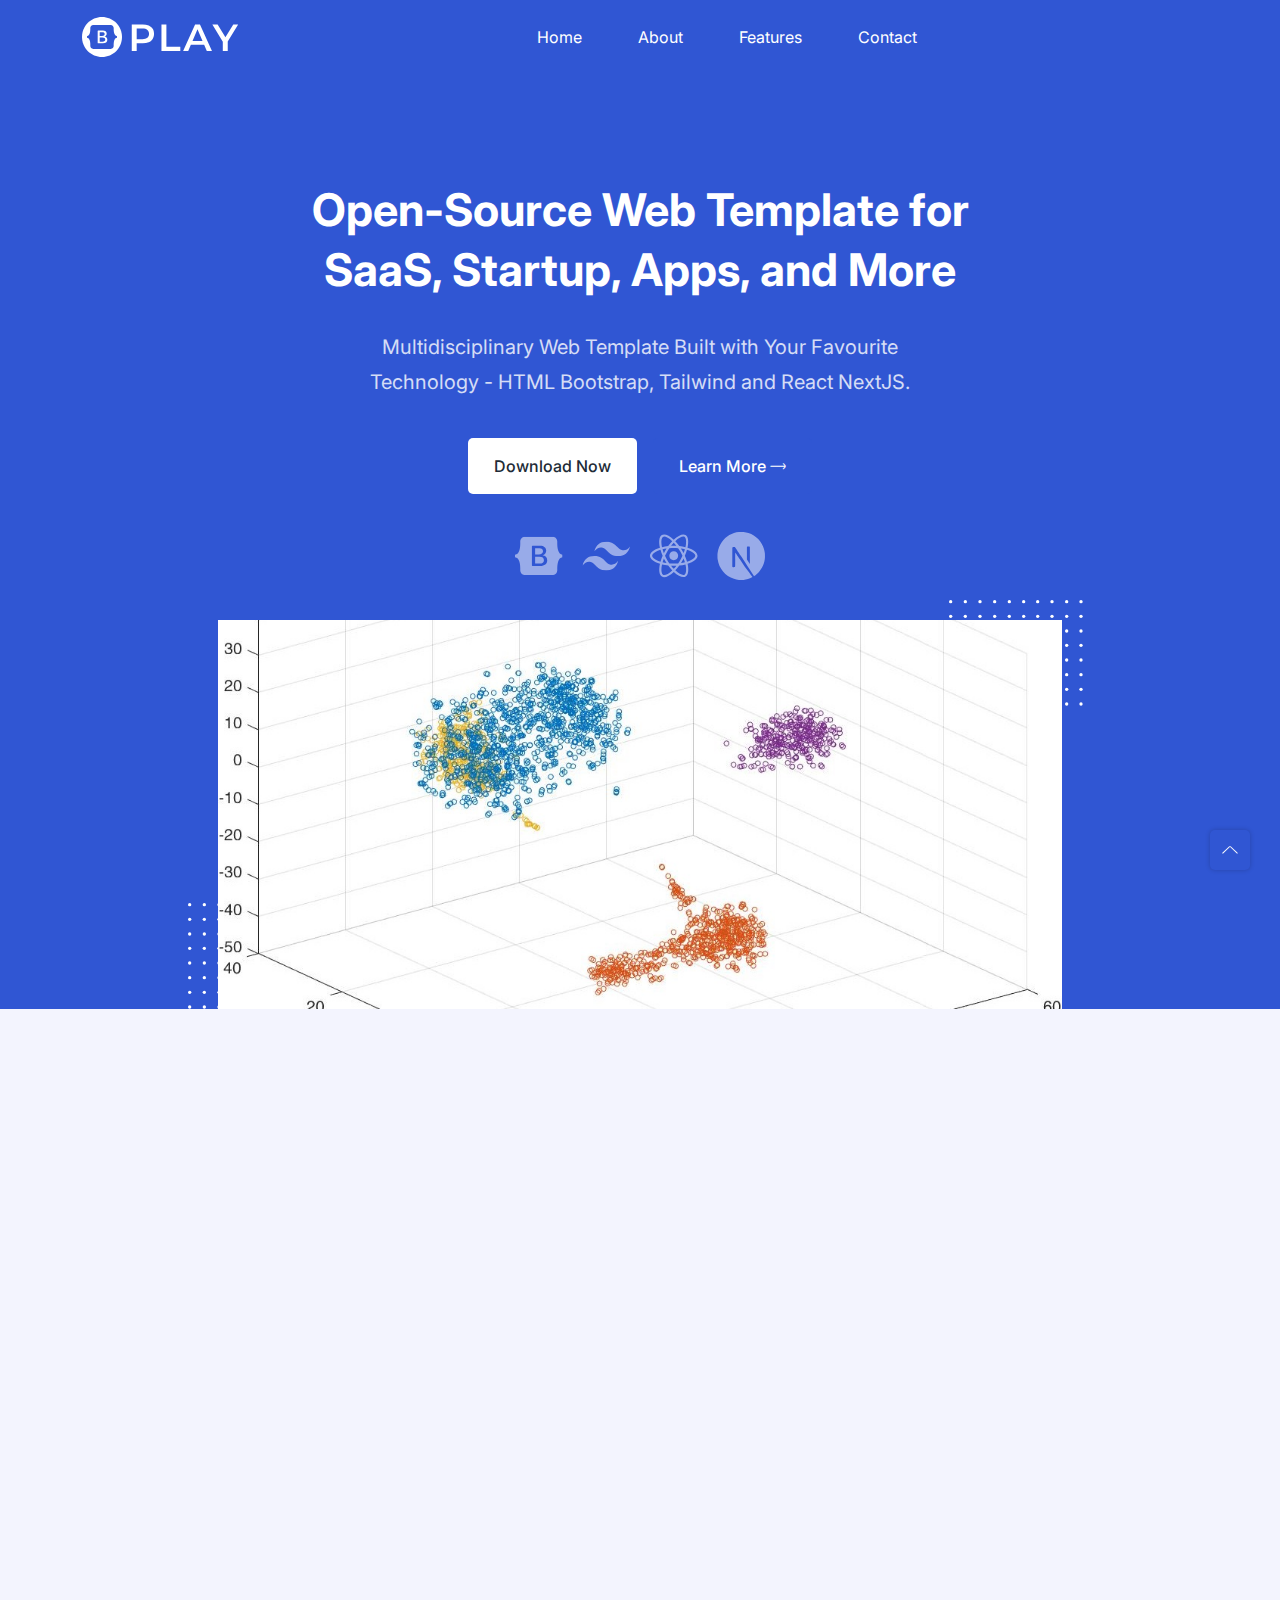
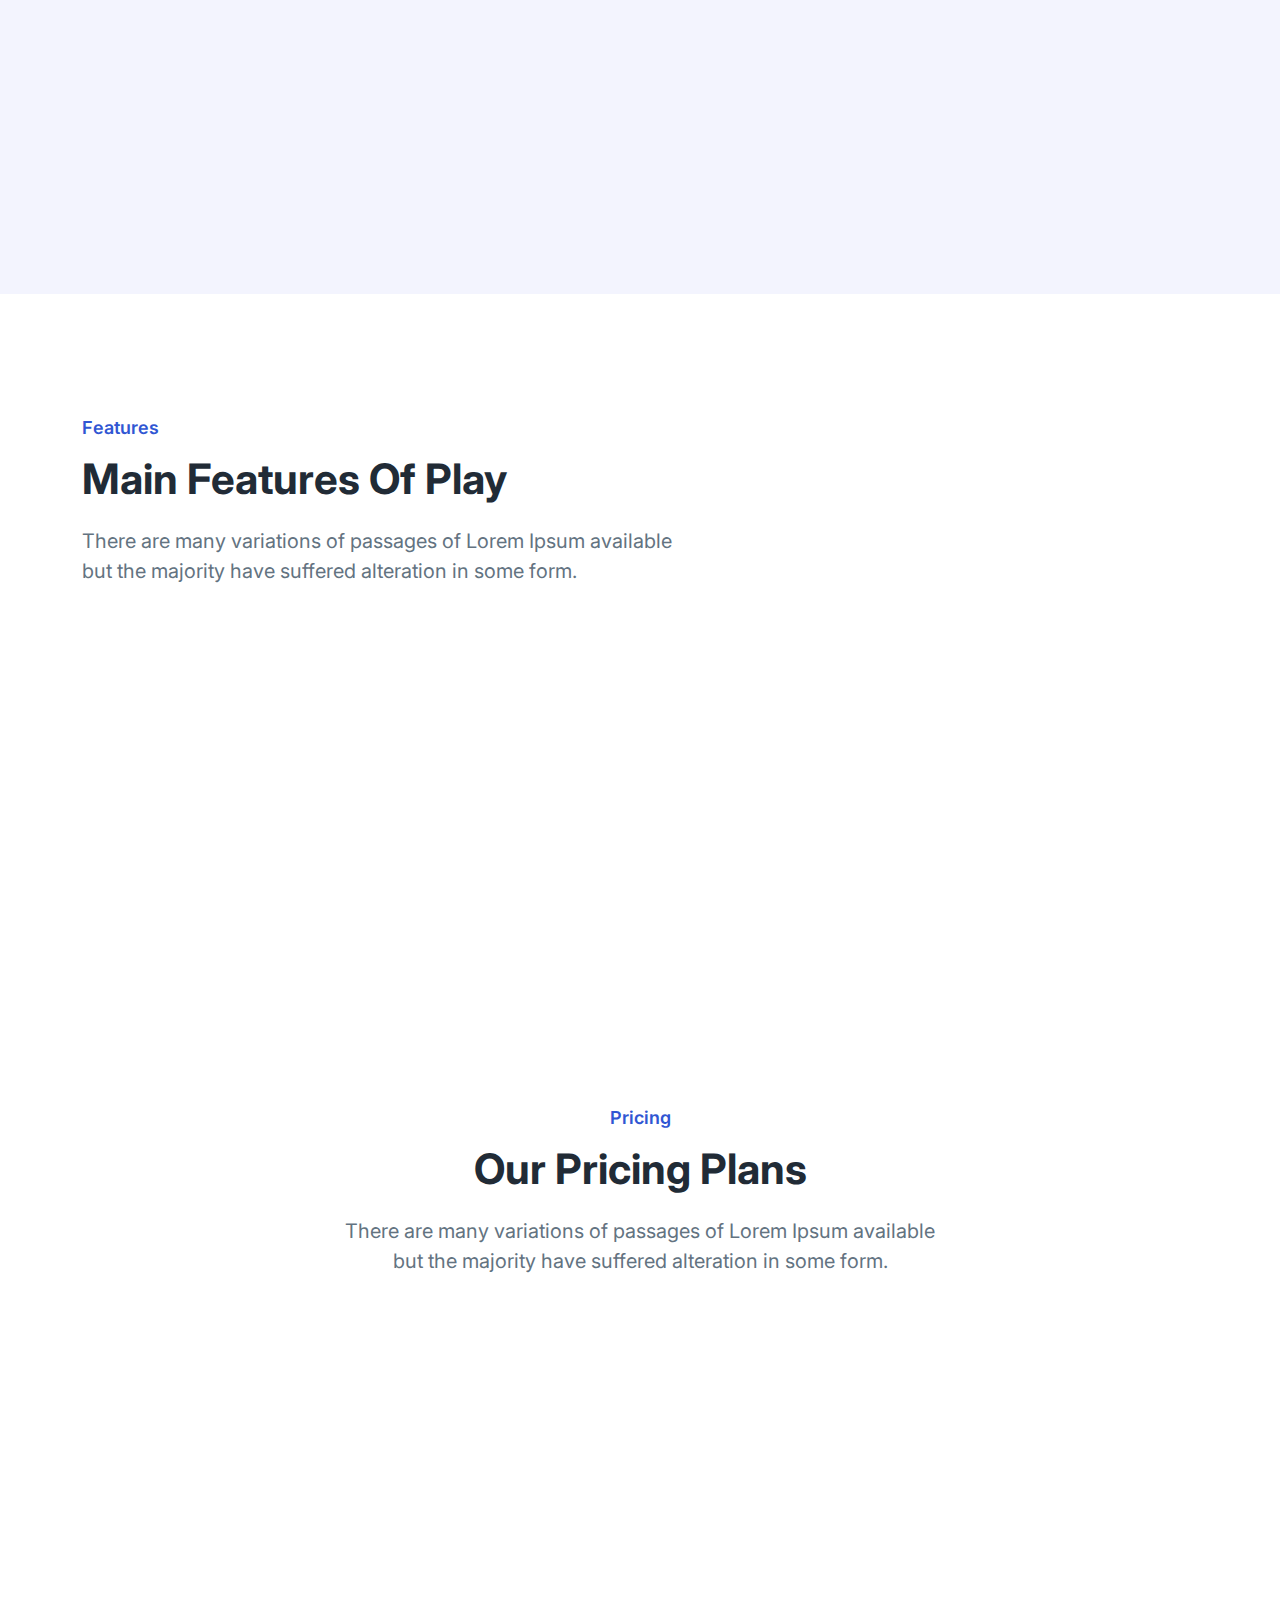
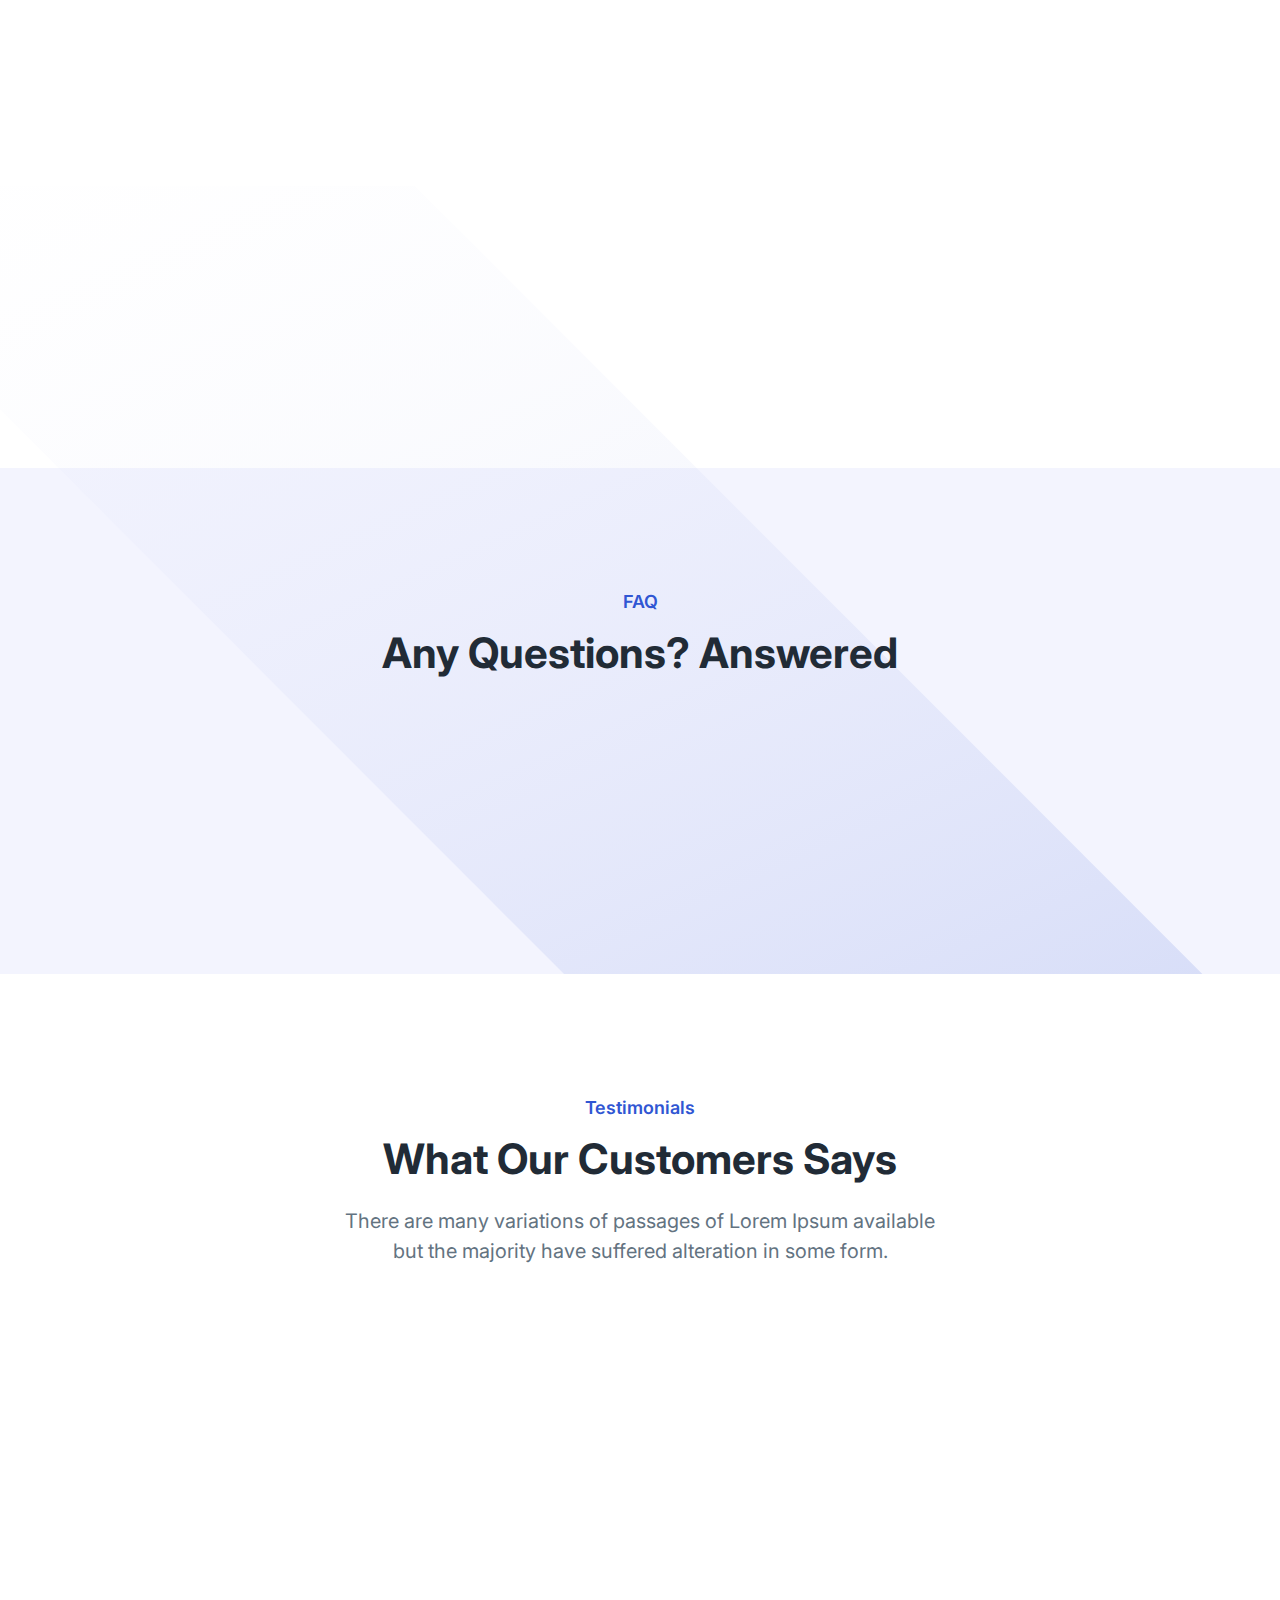
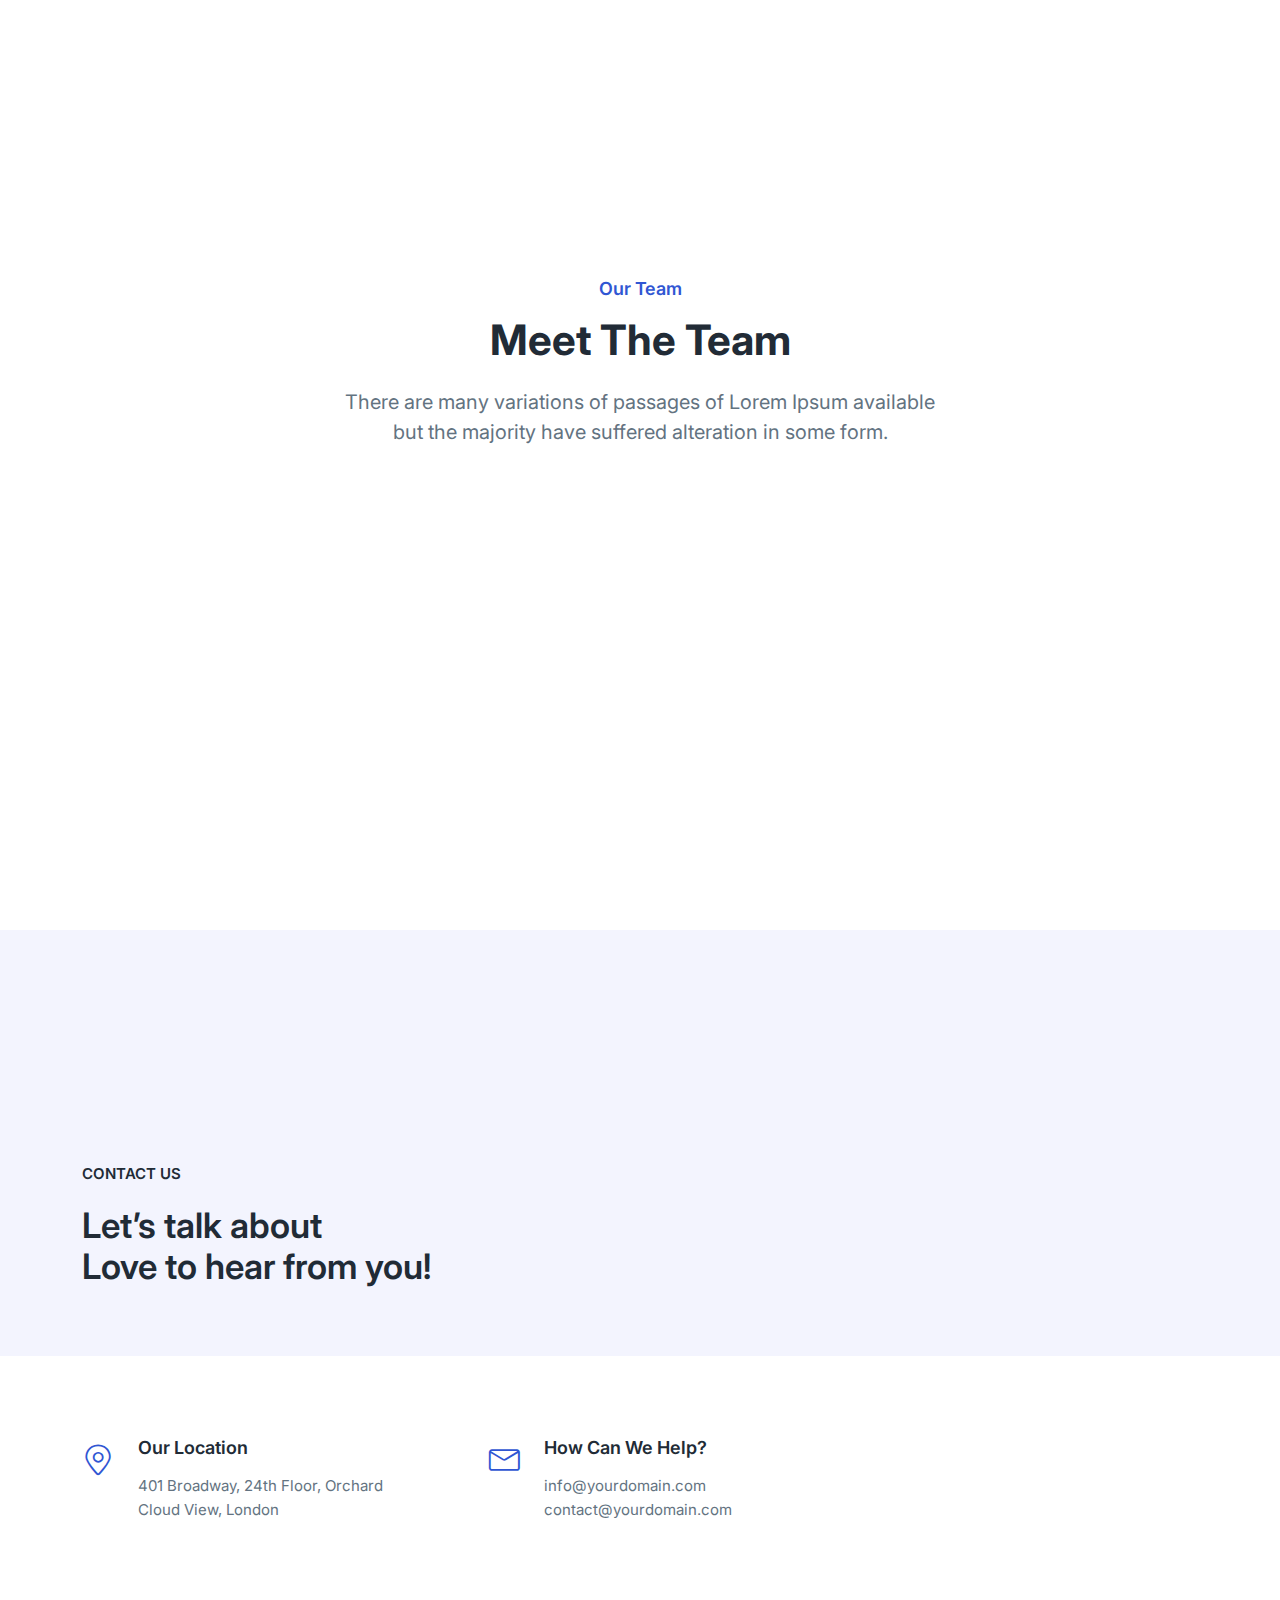
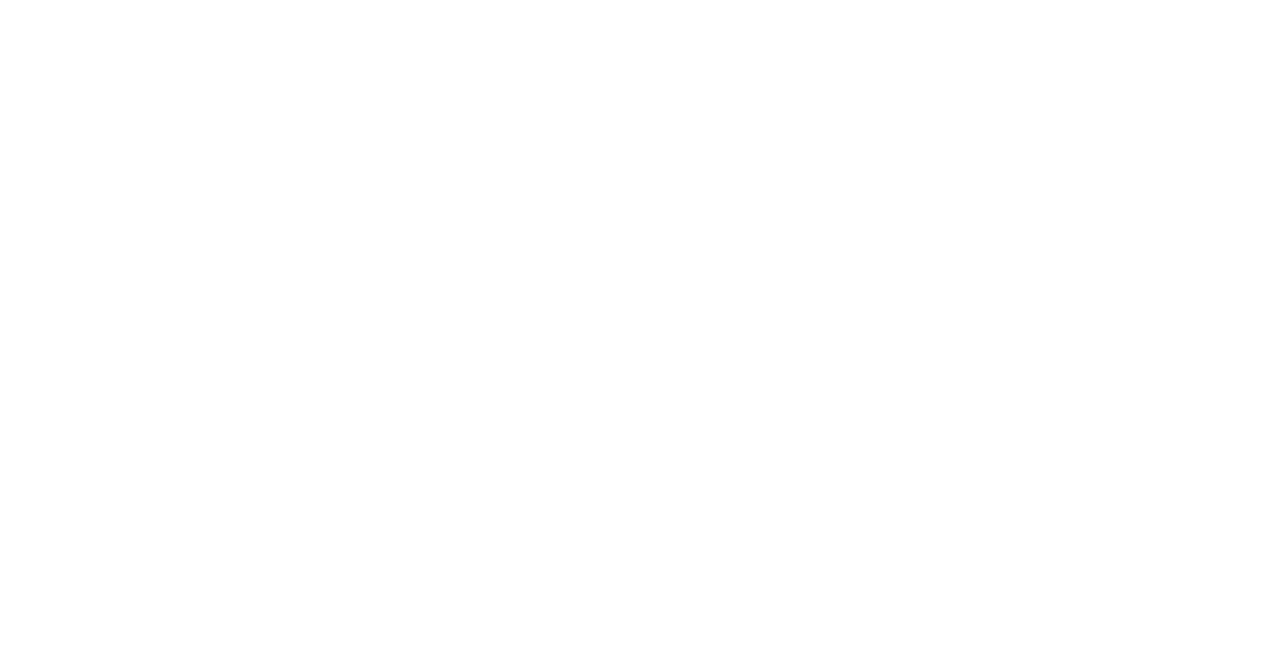
<file: index - Copy.html>
<!-- =========

	Template Name: Play
	Author: UIdeck
	Author URI: https://uideck.com/
	Support: https://uideck.com/support/
	Version: 1.1

========== -->

<!DOCTYPE html>
<html lang="en">
  <head>
    <meta charset="UTF-8" />
    <meta http-equiv="X-UA-Compatible" content="IE=edge" />
    <meta name="viewport" content="width=device-width, initial-scale=1.0" />
    <title>Play | Free Startup and SaaS Landing Page Template by UIdeck</title>

    <!-- Primary Meta Tags -->
<meta name="title" content="Play - Free Open Source HTML Bootstrap Template by UIdeck">
<meta name="description" content="Play - Free Open Source HTML Bootstrap Template by UIdeck Team">

<!-- Open Graph / Facebook -->
<meta property="og:type" content="website">
<meta property="og:url" content="https://uideck.com/play/">
<meta property="og:title" content="Play - Free Open Source HTML Bootstrap Template by UIdeck">
<meta property="og:description" content="Play - Free Open Source HTML Bootstrap Template by UIdeck Team">
<meta property="og:image" content="https://uideck.com/wp-content/uploads/2021/09/play-meta-bs.jpg">

<!-- Twitter -->
<meta property="twitter:card" content="summary_large_image">
<meta property="twitter:url" content="https://uideck.com/play/">
<meta property="twitter:title" content="Play - Free Open Source HTML Bootstrap Template by UIdeck">
<meta property="twitter:description" content="Play - Free Open Source HTML Bootstrap Template by UIdeck Team">
<meta property="twitter:image" content="https://uideck.com/wp-content/uploads/2021/09/play-meta-bs.jpg">

    <!--====== Favicon Icon ======-->
    <link
      rel="shortcut icon"
      href="assets/images/favicon.svg"
      type="image/svg"
    />

    <!-- ===== All CSS files ===== -->
    <link rel="stylesheet" href="assets/css/bootstrap.min.css" />
    <link rel="stylesheet" href="assets/css/animate.css" />
    <link rel="stylesheet" href="assets/css/lineicons.css" />
    <link rel="stylesheet" href="assets/css/ud-styles.css" />
  </head>
  <body>
    <!-- ====== Header Start ====== -->
    <header class="ud-header">
      <div class="container">
        <div class="row">
          <div class="col-lg-12">
            <nav class="navbar navbar-expand-lg">
              <a class="navbar-brand" href="index.html">
                <img src="assets/images/logo/logo.svg" alt="Logo" />
              </a>
              <button class="navbar-toggler">
                <span class="toggler-icon"> </span>
                <span class="toggler-icon"> </span>
                <span class="toggler-icon"> </span>
              </button>

              <div class="navbar-collapse">
                <ul id="nav" class="navbar-nav mx-auto">
                  <li class="nav-item">
                    <a class="ud-menu-scroll" href="#home">Home</a>
                  </li>
				  
                  <li class="nav-item">
                    <a class="ud-menu-scroll" href="#about">About</a>
                  </li>

                  <li class="nav-item">
                    <a class="ud-menu-scroll" href="#features">Features</a>
                  </li>


				  
                  <!-- li class="nav-item">
                    <a class="ud-menu-scroll" href="#team">Team</a>
                  </li //-->
				  
                  <li class="nav-item">
                    <a class="ud-menu-scroll" href="#contact">Contact</a>
                  </li>
				  <!--
                  <li class="nav-item nav-item-has-children">
                    <a href="javascript:void(0)"> Pages </a>
                    <ul class="ud-submenu">
                      <li class="ud-submenu-item">
                        <a href="about.html" class="ud-submenu-link">
                          About Page
                        </a>
                      </li>
                      <li class="ud-submenu-item">
                        <a href="pricing.html" class="ud-submenu-link">
                          Pricing Page
                        </a>
                      </li>
                      <li class="ud-submenu-item">
                        <a href="contact.html" class="ud-submenu-link">
                          Contact Page
                        </a>
                      </li>
                      <li class="ud-submenu-item">
                        <a href="blog.html" class="ud-submenu-link">
                          Blog Grid Page
                        </a>
                      </li>
                      <li class="ud-submenu-item">
                        <a href="blog-details.html" class="ud-submenu-link">
                          Blog Details Page
                        </a>
                      </li>
                      <li class="ud-submenu-item">
                        <a href="login.html" class="ud-submenu-link">
                          Sign In Page
                        </a>
                      </li>
                      <li class="ud-submenu-item">
                        <a href="404.html" class="ud-submenu-link">404 Page</a>
                      </li>
					  //-->
                    </ul>
                  </li>
                </ul>
              </div>

              <!-- div class="navbar-btn d-none d-sm-inline-block">
                <a href="login.html" class="ud-main-btn ud-login-btn">
                  Sign In
                </a>
                <a class="ud-main-btn ud-white-btn" href="javascript:void(0)">
                  Sign Up
                </a>
              </div -->
			  
            </nav>
          </div>
        </div>
      </div>
    </header>
    <!-- ====== Header End ====== -->

    <!-- ====== Hero Start ====== -->
    <section class="ud-hero" id="home">
      <div class="container">
        <div class="row">
          <div class="col-lg-12">
            <div class="ud-hero-content wow fadeInUp" data-wow-delay=".2s">
              <h1 class="ud-hero-title">
                Open-Source Web Template for SaaS, Startup, Apps, and More
              </h1>
              <p class="ud-hero-desc">
                Multidisciplinary Web Template Built with Your Favourite
                Technology - HTML Bootstrap, Tailwind and React NextJS.
              </p>
              <ul class="ud-hero-buttons">
                <li>
                  <a href="https://links.uideck.com/play-bootstrap-download" rel="nofollow noopener" target="_blank" class="ud-main-btn ud-white-btn">
                    Download Now
                  </a>
                </li>
                <li>
                  <a href="https://github.com/jamesjcai/scGEAToolbox" rel="nofollow noopener" target="_blank" class="ud-main-btn ud-link-btn">
                    Learn More <i class="lni lni-arrow-right"></i>
                  </a>
                </li>
              </ul>
            </div>
            <div
              class="ud-hero-brands-wrapper wow fadeInUp"
              data-wow-delay=".3s"
            >
              <img src="assets/images/hero/brand.svg" alt="brand" />
            </div>
            <div class="ud-hero-image wow fadeInUp" data-wow-delay=".25s">
              <img src="assets/images/hero/aaa.jpg" alt="hero-image" />
              <img
                src="assets/images/hero/dotted-shape.svg"
                alt="shape"
                class="shape shape-1"
              />
              <img
                src="assets/images/hero/dotted-shape.svg"
                alt="shape"
                class="shape shape-2"
              />
            </div>
          </div>
        </div>
      </div>
    </section>
    <!-- ====== Hero End ====== -->

    <!-- ====== About Start ====== -->
    <section id="about" class="ud-about">
      <div class="container">
        <div class="ud-about-wrapper wow fadeInUp" data-wow-delay=".2s">
          <div class="ud-about-content-wrapper">
            <div class="ud-about-content">
              <span class="tag">About Us</span>
              <h2>Brilliant Toolkit to Build Nextgen Website Faster.</h2>
              <p>
                The main ‘thrust’ is to focus on educating attendees on how to
                best protect highly vulnerable business applications with
                interactive panel discussions and roundtables led by subject
                matter experts.
              </p>

              <p>
                The main ‘thrust’ is to focus on educating attendees on how to
                best protect highly vulnerable business applications with
                interactive panel.
              </p>
              <a href="javascript:void(0)" class="ud-main-btn">Learn More</a>
            </div>
          </div>
          <div class="ud-about-image">
            <img src="assets/images/about/about-image.svg" alt="about-image" />
          </div>
        </div>
      </div>
    </section>
    <!-- ====== About End ====== -->


    <!-- ====== Features Start ====== -->
    <section id="features" class="ud-features">
      <div class="container">
        <div class="row">
          <div class="col-lg-12">
            <div class="ud-section-title">
              <span>Features</span>
              <h2>Main Features of Play</h2>
              <p>
                There are many variations of passages of Lorem Ipsum available
                but the majority have suffered alteration in some form.
              </p>
            </div>
          </div>
        </div>
        <div class="row">
          <div class="col-xl-3 col-lg-3 col-sm-6">
            <div class="ud-single-feature wow fadeInUp" data-wow-delay=".1s">
              <div class="ud-feature-icon">
                <i class="lni lni-gift"></i>
              </div>
              <div class="ud-feature-content">
                <h3 class="ud-feature-title">Free and Open-Source</h3>
                <p class="ud-feature-desc">
                  Lorem Ipsum is simply dummy text of the printing and industry.
                </p>
                <!-- a href="javascript:void(0)" class="ud-feature-link">
                  Learn More
                </a //-->
              </div>
            </div>
          </div>
          <div class="col-xl-3 col-lg-3 col-sm-6">
            <div class="ud-single-feature wow fadeInUp" data-wow-delay=".15s">
              <div class="ud-feature-icon">
                <i class="lni lni-move"></i>
              </div>
              <div class="ud-feature-content">
                <h3 class="ud-feature-title">Multipurpose Template</h3>
                <p class="ud-feature-desc">
                  Lorem Ipsum is simply dummy text of the printing and industry.
                </p>
                <!-- a href="javascript:void(0)" class="ud-feature-link">
                  Learn More
                </a //-->
              </div>
            </div>
          </div>
          <div class="col-xl-3 col-lg-3 col-sm-6">
            <div class="ud-single-feature wow fadeInUp" data-wow-delay=".2s">
              <div class="ud-feature-icon">
                <i class="lni lni-layout"></i>
              </div>
              <div class="ud-feature-content">
                <h3 class="ud-feature-title">High-quality Design</h3>
                <p class="ud-feature-desc">
                  Lorem Ipsum is simply dummy text of the printing and industry.
                </p>
                <!-- a href="javascript:void(0)" class="ud-feature-link">
                  Learn More
                </a //-->
              </div>
            </div>
          </div>
          <div class="col-xl-3 col-lg-3 col-sm-6">
            <div class="ud-single-feature wow fadeInUp" data-wow-delay=".25s">
              <div class="ud-feature-icon">
                <i class="lni lni-layers"></i>
              </div>
              <div class="ud-feature-content">
                <h3 class="ud-feature-title">All Essential Elements</h3>
                <p class="ud-feature-desc">
                  Lorem Ipsum is simply dummy text of the printing and industry.
                </p>
                <!-- a href="javascript:void(0)" class="ud-feature-link">
                  Learn More
                </a //-->
              </div>
            </div>
          </div>
        </div>
      </div>
    </section>
    <!-- ====== Features End ====== -->


    <!-- ====== Pricing Start ====== -->
    <section id="pricing" class="ud-pricing">
      <div class="container">
        <div class="row">
          <div class="col-lg-12">
            <div class="ud-section-title mx-auto text-center">
              <span>Pricing</span>
              <h2>Our Pricing Plans</h2>
              <p>
                There are many variations of passages of Lorem Ipsum available
                but the majority have suffered alteration in some form.
              </p>
            </div>
          </div>
        </div>

        <div class="row g-0 align-items-center justify-content-center">
          <div class="col-lg-4 col-md-6 col-sm-10">
            <div
              class="ud-single-pricing first-item wow fadeInUp"
              data-wow-delay=".15s"
            >
              <div class="ud-pricing-header">
                <h3>STARTING FROM</h3>
                <h4>$ 19.99/mo</h4>
              </div>
              <div class="ud-pricing-body">
                <ul>
                  <li>5 User</li>
                  <li>All UI components</li>
                  <li>Lifetime access</li>
                  <li>Free updates</li>
                  <li>Use on 1 (one) project</li>
                  <li>4 Months support</li>
                </ul>
              </div>
              <div class="ud-pricing-footer">
                <a href="javascript:void(0)" class="ud-main-btn ud-border-btn">
                  Purchase Now
                </a>
              </div>
            </div>
          </div>
          <div class="col-lg-4 col-md-6 col-sm-10">
            <div
              class="ud-single-pricing active wow fadeInUp"
              data-wow-delay=".1s"
            >
              <span class="ud-popular-tag">POPULAR</span>
              <div class="ud-pricing-header">
                <h3>STARTING FROM</h3>
                <h4>$ 30.99/mo</h4>
              </div>
              <div class="ud-pricing-body">
                <ul>
                  <li>5 User</li>
                  <li>All UI components</li>
                  <li>Lifetime access</li>
                  <li>Free updates</li>
                  <li>Use on 1 (one) project</li>
                  <li>4 Months support</li>
                </ul>
              </div>
              <div class="ud-pricing-footer">
                <a href="javascript:void(0)" class="ud-main-btn ud-white-btn">
                  Purchase Now
                </a>
              </div>
            </div>
          </div>
          <div class="col-lg-4 col-md-6 col-sm-10">
            <div
              class="ud-single-pricing last-item wow fadeInUp"
              data-wow-delay=".15s"
            >
              <div class="ud-pricing-header">
                <h3>STARTING FROM</h3>
                <h4>$ 70.99/mo</h4>
              </div>
              <div class="ud-pricing-body">
                <ul>
                  <li>5 User</li>
                  <li>All UI components</li>
                  <li>Lifetime access</li>
                  <li>Free updates</li>
                  <li>Use on 1 (one) project</li>
                  <li>4 Months support</li>
                </ul>
              </div>
              <div class="ud-pricing-footer">
                <a href="javascript:void(0)" class="ud-main-btn ud-border-btn">
                  Purchase Now
                </a>
              </div>
            </div>
          </div>
        </div>
      </div>
    </section>
    <!-- ====== Pricing End ====== -->

    <!-- ====== FAQ Start ====== -->
    <section id="faq" class="ud-faq">
      <div class="shape">
        <img src="assets/images/faq/shape.svg" alt="shape" />
      </div>
      <div class="container">
        <div class="row">
          <div class="col-lg-12">
            <div class="ud-section-title text-center mx-auto">
              <span>FAQ</span>
              <h2>Any Questions? Answered</h2>
              <p>
 
              </p>
            </div>
          </div>
        </div>

        <div class="row">
          <div class="col-lg-6">
            <div class="ud-single-faq wow fadeInUp" data-wow-delay=".1s">
              <div class="accordion">
                <button
                  class="ud-faq-btn collapsed"
                  data-bs-toggle="collapse"
                  data-bs-target="#collapseOne"
                >
                  <span class="icon flex-shrink-0">
                    <i class="lni lni-chevron-down"></i>
                  </span>
                  <span>What if I have MATLAB?</span>
                </button>
                <div id="collapseOne" class="accordion-collapse collapse">
                  <div class="ud-faq-body">
                    If your PC has MATLAB installed, you do not have to install the MATLAB runtime. 
					You should run MATLAB and install scGEAToolbox. Click <a href="https://scgeatoolbox.readthedocs.io/en/latest/quick_installation.html">here</a> to learn how. 
                  </div>
                </div>
              </div>
            </div>
          
		  </div>
          <div class="col-lg-6">
		  
		  </div>
        </div>
      </div>
    </section>
    <!-- ====== FAQ End ====== -->

    <!-- ====== Testimonials Start ====== -->
    <section id="testimonials" class="ud-testimonials">
      <div class="container">
        <div class="row">
          <div class="col-lg-12">
            <div class="ud-section-title mx-auto text-center">
              <span>Testimonials</span>
              <h2>What our Customers Says</h2>
              <p>
                There are many variations of passages of Lorem Ipsum available
                but the majority have suffered alteration in some form.
              </p>
            </div>
          </div>
        </div>

        <div class="row">
          <div class="col-lg-4 col-md-6">
            <div
              class="ud-single-testimonial wow fadeInUp"
              data-wow-delay=".1s"
            >
              <div class="ud-testimonial-ratings">
                <i class="lni lni-star-filled"></i>
                <i class="lni lni-star-filled"></i>
                <i class="lni lni-star-filled"></i>
                <i class="lni lni-star-filled"></i>
                <i class="lni lni-star-filled"></i>
              </div>
              <div class="ud-testimonial-content">
                <p>
                  “Our members are so impressed. It's intuitive. It's clean.
                  It's distraction free. If you're building a community.
                </p>
              </div>
              <div class="ud-testimonial-info">
                <div class="ud-testimonial-image">
                  <img
                    src="assets/images/testimonials/author-01.png"
                    alt="author"
                  />
                </div>
                <div class="ud-testimonial-meta">
                  <h4>Sabo Masties</h4>
                  <p>Founder @UIdeck</p>
                </div>
              </div>
            </div>
          </div>
          <div class="col-lg-4 col-md-6">
            <div
              class="ud-single-testimonial wow fadeInUp"
              data-wow-delay=".15s"
            >
              <div class="ud-testimonial-ratings">
                <i class="lni lni-star-filled"></i>
                <i class="lni lni-star-filled"></i>
                <i class="lni lni-star-filled"></i>
                <i class="lni lni-star-filled"></i>
                <i class="lni lni-star-filled"></i>
              </div>
              <div class="ud-testimonial-content">
                <p>
                  “Our members are so impressed. It's intuitive. It's clean.
                  It's distraction free. If you're building a community.
                </p>
              </div>
              <div class="ud-testimonial-info">
                <div class="ud-testimonial-image">
                  <img
                    src="assets/images/testimonials/author-02.png"
                    alt="author"
                  />
                </div>
                <div class="ud-testimonial-meta">
                  <h4>Margin Gesmu</h4>
                  <p>Founder @Lineicons</p>
                </div>
              </div>
            </div>
          </div>
          <div class="col-lg-4 col-md-6">
            <div
              class="ud-single-testimonial wow fadeInUp"
              data-wow-delay=".2s"
            >
              <div class="ud-testimonial-ratings">
                <i class="lni lni-star-filled"></i>
                <i class="lni lni-star-filled"></i>
                <i class="lni lni-star-filled"></i>
                <i class="lni lni-star-filled"></i>
                <i class="lni lni-star-filled"></i>
              </div>
              <div class="ud-testimonial-content">
                <p>
                  “Our members are so impressed. It's intuitive. It's clean.
                  It's distraction free. If you're building a community.
                </p>
              </div>
              <div class="ud-testimonial-info">
                <div class="ud-testimonial-image">
                  <img
                    src="assets/images/testimonials/author-03.png"
                    alt="author"
                  />
                </div>
                <div class="ud-testimonial-meta">
                  <h4>William Smith</h4>
                  <p>Founder @GrayGrids</p>
                </div>
              </div>
            </div>
          </div>
        </div>
        <div class="row">
          <div class="col-lg-12">
            <div class="ud-brands wow fadeInUp" data-wow-delay=".2s">
              <div class="ud-title">
                <h6>Trusted and Used by</h6>
              </div>
              <div class="ud-brands-logo">
                <div class="ud-single-logo">
                  <img src="assets/images/brands/ayroui.svg" alt="ayroui" />
                </div>
                <div class="ud-single-logo">
                  <img src="assets/images/brands/uideck.svg" alt="uideck" />
                </div>
                <div class="ud-single-logo">
                  <img
                    src="assets/images/brands/graygrids.svg"
                    alt="graygrids"
                  />
                </div>
                <div class="ud-single-logo">
                  <img
                    src="assets/images/brands/lineicons.svg"
                    alt="lineicons"
                  />
                </div>
                <div class="ud-single-logo">
                  <img
                    src="assets/images/brands/ecommerce-html.svg"
                    alt="ecommerce-html"
                  />
                </div>
              </div>
            </div>
          </div>
        </div>
      </div>
    </section>
    <!-- ====== Testimonials End ====== -->

    <!-- ====== Team Start ====== -->
    <section id="team" class="ud-team">
      <div class="container">
        <div class="row">
          <div class="col-lg-12">
            <div class="ud-section-title mx-auto text-center">
              <span>Our Team</span>
              <h2>Meet The Team</h2>
              <p>
                There are many variations of passages of Lorem Ipsum available
                but the majority have suffered alteration in some form.
              </p>
            </div>
          </div>
        </div>

        <div class="row">
          <div class="col-xl-3 col-lg-3 col-sm-6">
            <div class="ud-single-team wow fadeInUp" data-wow-delay=".1s">
              <div class="ud-team-image-wrapper">
                <div class="ud-team-image">
                  <img src="assets/images/team/team-01.png" alt="team" />
                </div>

                <img
                  src="assets/images/team/dotted-shape.svg"
                  alt="shape"
                  class="shape shape-1"
                />
                <img
                  src="assets/images/team/shape-2.svg"
                  alt="shape"
                  class="shape shape-2"
                />
              </div>
              <div class="ud-team-info">
                <h5>Adveen Desuza</h5>
                <h6>UI Designer</h6>
              </div>
              <ul class="ud-team-socials">
                <li>
                  <a href="https://twitter.com/MusharofChy">
                    <i class="lni lni-facebook-filled"></i>
                  </a>
                </li>
                <li>
                  <a href="https://twitter.com/MusharofChy">
                    <i class="lni lni-twitter-filled"></i>
                  </a>
                </li>
                <li>
                  <a href="https://twitter.com/MusharofChy">
                    <i class="lni lni-instagram-filled"></i>
                  </a>
                </li>
              </ul>
            </div>
          </div>
          <div class="col-xl-3 col-lg-3 col-sm-6">
            <div class="ud-single-team wow fadeInUp" data-wow-delay=".15s">
              <div class="ud-team-image-wrapper">
                <div class="ud-team-image">
                  <img src="assets/images/team/team-02.png" alt="team" />
                </div>

                <img
                  src="assets/images/team/dotted-shape.svg"
                  alt="shape"
                  class="shape shape-1"
                />
                <img
                  src="assets/images/team/shape-2.svg"
                  alt="shape"
                  class="shape shape-2"
                />
              </div>
              <div class="ud-team-info">
                <h5>Jezmin uniya</h5>
                <h6>Product Designer</h6>
              </div>
              <ul class="ud-team-socials">
                <li>
                  <a href="https://twitter.com/MusharofChy">
                    <i class="lni lni-facebook-filled"></i>
                  </a>
                </li>
                <li>
                  <a href="https://twitter.com/MusharofChy">
                    <i class="lni lni-twitter-filled"></i>
                  </a>
                </li>
                <li>
                  <a href="https://twitter.com/MusharofChy">
                    <i class="lni lni-instagram-filled"></i>
                  </a>
                </li>
              </ul>
            </div>
          </div>
          <div class="col-xl-3 col-lg-3 col-sm-6">
            <div class="ud-single-team wow fadeInUp" data-wow-delay=".2s">
              <div class="ud-team-image-wrapper">
                <div class="ud-team-image">
                  <img src="assets/images/team/team-03.png" alt="team" />
                </div>

                <img
                  src="assets/images/team/dotted-shape.svg"
                  alt="shape"
                  class="shape shape-1"
                />
                <img
                  src="assets/images/team/shape-2.svg"
                  alt="shape"
                  class="shape shape-2"
                />
              </div>
              <div class="ud-team-info">
                <h5>Andrieo Gloree</h5>
                <h6>App Developer</h6>
              </div>
              <ul class="ud-team-socials">
                <li>
                  <a href="https://twitter.com/MusharofChy">
                    <i class="lni lni-facebook-filled"></i>
                  </a>
                </li>
                <li>
                  <a href="https://twitter.com/MusharofChy">
                    <i class="lni lni-twitter-filled"></i>
                  </a>
                </li>
                <li>
                  <a href="https://twitter.com/MusharofChy">
                    <i class="lni lni-instagram-filled"></i>
                  </a>
                </li>
              </ul>
            </div>
          </div>
          <div class="col-xl-3 col-lg-3 col-sm-6">
            <div class="ud-single-team wow fadeInUp" data-wow-delay=".25s">
              <div class="ud-team-image-wrapper">
                <div class="ud-team-image">
                  <img src="assets/images/team/team-04.png" alt="team" />
                </div>

                <img
                  src="assets/images/team/dotted-shape.svg"
                  alt="shape"
                  class="shape shape-1"
                />
                <img
                  src="assets/images/team/shape-2.svg"
                  alt="shape"
                  class="shape shape-2"
                />
              </div>
              <div class="ud-team-info">
                <h5>Jackie Sanders</h5>
                <h6>Content Writer</h6>
              </div>
              <ul class="ud-team-socials">
                <li>
                  <a href="https://twitter.com/MusharofChy">
                    <i class="lni lni-facebook-filled"></i>
                  </a>
                </li>
                <li>
                  <a href="https://twitter.com/MusharofChy">
                    <i class="lni lni-twitter-filled"></i>
                  </a>
                </li>
                <li>
                  <a href="https://twitter.com/MusharofChy">
                    <i class="lni lni-instagram-filled"></i>
                  </a>
                </li>
              </ul>
            </div>
          </div>
        </div>
      </div>
    </section>
    <!-- ====== Team End ====== -->

    <!-- ====== Contact Start ====== -->
    <section id="contact" class="ud-contact">
      <div class="container">
        <div class="row align-items-center">
          <div class="col-xl-8 col-lg-7">
            <div class="ud-contact-content-wrapper">
              <div class="ud-contact-title">
                <span>CONTACT US</span>
                <h2>
                  Let’s talk about <br />
                  Love to hear from you!
                </h2>
              </div>
              <div class="ud-contact-info-wrapper">
                <div class="ud-single-info">
                  <div class="ud-info-icon">
                    <i class="lni lni-map-marker"></i>
                  </div>
                  <div class="ud-info-meta">
                    <h5>Our Location</h5>
                    <p>401 Broadway, 24th Floor, Orchard Cloud View, London</p>
                  </div>
                </div>
                <div class="ud-single-info">
                  <div class="ud-info-icon">
                    <i class="lni lni-envelope"></i>
                  </div>
                  <div class="ud-info-meta">
                    <h5>How Can We Help?</h5>
                    <p>info@yourdomain.com</p>
                    <p>contact@yourdomain.com</p>
                  </div>
                </div>
              </div>
            </div>
          </div>
          <div class="col-xl-4 col-lg-5">
            <div
              class="ud-contact-form-wrapper wow fadeInUp"
              data-wow-delay=".2s"
            >
              <h3 class="ud-contact-form-title">Send us a Message</h3>
              <form class="ud-contact-form">
                <div class="ud-form-group">
                  <label for="fullName">Full Name*</label>
                  <input
                    type="text"
                    name="fullName"
                    placeholder="Adam Gelius"
                  />
                </div>
                <div class="ud-form-group">
                  <label for="email">Email*</label>
                  <input
                    type="email"
                    name="email"
                    placeholder="example@yourmail.com"
                  />
                </div>
                <div class="ud-form-group">
                  <label for="phone">Phone*</label>
                  <input
                    type="text"
                    name="phone"
                    placeholder="+885 1254 5211 552"
                  />
                </div>
                <div class="ud-form-group">
                  <label for="message">Message*</label>
                  <textarea
                    name="message"
                    rows="1"
                    placeholder="type your message here"
                  ></textarea>
                </div>
                <div class="ud-form-group mb-0">
                  <button type="submit" class="ud-main-btn">
                    Send Message
                  </button>
                </div>
              </form>
            </div>
          </div>
        </div>
      </div>
    </section>
    <!-- ====== Contact End ====== -->

    <!-- ====== Footer Start ====== -->
    <footer class="ud-footer wow fadeInUp" data-wow-delay=".15s">
      <div class="shape shape-1">
        <img src="assets/images/footer/shape-1.svg" alt="shape" />
      </div>
      <div class="shape shape-2">
        <img src="assets/images/footer/shape-2.svg" alt="shape" />
      </div>
      <div class="shape shape-3">
        <img src="assets/images/footer/shape-3.svg" alt="shape" />
      </div>
      <div class="ud-footer-widgets">
        <div class="container">
          <div class="row">
            <div class="col-xl-3 col-lg-4 col-md-6">
              <div class="ud-widget">
                <a href="index.html" class="ud-footer-logo">
                  <img src="assets/images/logo/Untitled.png" alt="logo" />
                </a>
                <p class="ud-widget-desc">
                  We create digital experiences for brands and companies by
                  using technology.
                </p>
                <ul class="ud-widget-socials">
                  <li>
                    <a href="https://twitter.com/MusharofChy">
                      <i class="lni lni-facebook-filled"></i>
                    </a>
                  </li>
                  <li>
                    <a href="https://twitter.com/MusharofChy">
                      <i class="lni lni-twitter-filled"></i>
                    </a>
                  </li>
                  <li>
                    <a href="https://twitter.com/MusharofChy">
                      <i class="lni lni-instagram-filled"></i>
                    </a>
                  </li>
                  <li>
                    <a href="https://twitter.com/MusharofChy">
                      <i class="lni lni-linkedin-original"></i>
                    </a>
                  </li>
                </ul>
              </div>
            </div>

            <div class="col-xl-2 col-lg-2 col-md-6 col-sm-6">
              <div class="ud-widget">
                <h5 class="ud-widget-title">About Us</h5>
                <ul class="ud-widget-links">
                  <li>
                    <a href="javascript:void(0)">Home</a>
                  </li>
                  <li>
                    <a href="javascript:void(0)">Features</a>
                  </li>
                  <li>
                    <a href="javascript:void(0)">About</a>
                  </li>
                  <li>
                    <a href="javascript:void(0)">Testimonial</a>
                  </li>
                </ul>
              </div>
            </div>
            <div class="col-xl-2 col-lg-3 col-md-6 col-sm-6">
              <div class="ud-widget">
                <h5 class="ud-widget-title">Features</h5>
                <ul class="ud-widget-links">
                  <li>
                    <a href="javascript:void(0)">How it works</a>
                  </li>
                  <li>
                    <a href="javascript:void(0)">Privacy policy</a>
                  </li>
                  <li>
                    <a href="javascript:void(0)">Terms of service</a>
                  </li>
                  <li>
                    <a href="javascript:void(0)">Refund policy</a>
                  </li>
                </ul>
              </div>
            </div>
            <div class="col-xl-2 col-lg-3 col-md-6 col-sm-6">
              <div class="ud-widget">
                <h5 class="ud-widget-title">Our Products</h5>
                <ul class="ud-widget-links">
                  <li>
                    <a
                      href="https://lineicons.com/"
                      rel="nofollow noopner"
                      target="_blank"
                      >Lineicons
                    </a>
                  </li>
                  <li>
                    <a
                      href="https://ecommercehtml.com/"
                      rel="nofollow noopner"
                      target="_blank"
                      >Ecommerce HTML</a
                    >
                  </li>
                  <li>
                    <a
                      href="https://ayroui.com/"
                      rel="nofollow noopner"
                      target="_blank"
                      >Ayro UI</a
                    >
                  </li>
                  <li>
                    <a
                      href="https://graygrids.com/"
                      rel="nofollow noopner"
                      target="_blank"
                      >Plain Admin</a
                    >
                  </li>
                </ul>
              </div>
            </div>
            <div class="col-xl-3 col-lg-6 col-md-8 col-sm-10">
              <div class="ud-widget">
                <h5 class="ud-widget-title">Partners</h5>
                <ul class="ud-widget-brands">
                  <li>
                    <a
                      href="https://ayroui.com/"
                      rel="nofollow noopner"
                      target="_blank"
                    >
                      <img
                        src="assets/images/footer/brands/ayroui.svg"
                        alt="ayroui"
                      />
                    </a>
                  </li>
                  <li>
                    <a
                      href="https://ecommercehtml.com/"
                      rel="nofollow noopner"
                      target="_blank"
                    >
                      <img
                        src="assets/images/footer/brands/ecommerce-html.svg"
                        alt="ecommerce-html"
                      />
                    </a>
                  </li>
                  <li>
                    <a
                      href="https://graygrids.com/"
                      rel="nofollow noopner"
                      target="_blank"
                    >
                      <img
                        src="assets/images/footer/brands/graygrids.svg"
                        alt="graygrids"
                      />
                    </a>
                  </li>
                  <li>
                    <a
                      href="https://lineicons.com/"
                      rel="nofollow noopner"
                      target="_blank"
                    >
                      <img
                        src="assets/images/footer/brands/lineicons.svg"
                        alt="lineicons"
                      />
                    </a>
                  </li>
                  <li>
                    <a
                      href="https://uideck.com/"
                      rel="nofollow noopner"
                      target="_blank"
                    >
                      <img
                        src="assets/images/footer/brands/uideck.svg"
                        alt="uideck"
                      />
                    </a>
                  </li>
                  <li>
                    <a
                      href="https://tailwindtemplates.co/"
                      rel="nofollow noopner"
                      target="_blank"
                    >
                      <img
                        src="assets/images/footer/brands/tailwindtemplates.svg"
                        alt="tailwindtemplates"
                      />
                    </a>
                  </li>
                </ul>
              </div>
            </div>
          </div>
        </div>
      </div>
      <div class="ud-footer-bottom">
        <div class="container">
          <div class="row">
            <div class="col-md-8">
              <ul class="ud-footer-bottom-left">
                <li>
                  <a href="javascript:void(0)">Privacy policy</a>
                </li>
                <li>
                  <a href="javascript:void(0)">Support policy</a>
                </li>
                <li>
                  <a href="javascript:void(0)">Terms of service</a>
                </li>
              </ul>
            </div>
            <div class="col-md-4">
              <p class="ud-footer-bottom-right">
                Designed and Developed by
                <a href="https://uideck.com" rel="nofollow">UIdeck</a>
              </p>
            </div>
          </div>
        </div>
      </div>
    </footer>
    <!-- ====== Footer End ====== -->

    <!-- ====== Back To Top Start ====== -->
    <a href="javascript:void(0)" class="back-to-top">
      <i class="lni lni-chevron-up"> </i>
    </a>
    <!-- ====== Back To Top End ====== -->

    <!-- ====== All Javascript Files ====== -->
    <script src="assets/js/bootstrap.bundle.min.js"></script>
    <script src="assets/js/wow.min.js"></script>
    <script src="assets/js/main.js"></script>
    <script>
      // ==== for menu scroll
      const pageLink = document.querySelectorAll(".ud-menu-scroll");

      pageLink.forEach((elem) => {
        elem.addEventListener("click", (e) => {
          e.preventDefault();
          document.querySelector(elem.getAttribute("href")).scrollIntoView({
            behavior: "smooth",
            offsetTop: 1 - 60,
          });
        });
      });

      // section menu active
      function onScroll(event) {
        const sections = document.querySelectorAll(".ud-menu-scroll");
        const scrollPos =
          window.pageYOffset ||
          document.documentElement.scrollTop ||
          document.body.scrollTop;

        for (let i = 0; i < sections.length; i++) {
          const currLink = sections[i];
          const val = currLink.getAttribute("href");
          const refElement = document.querySelector(val);
          const scrollTopMinus = scrollPos + 73;
          if (
            refElement.offsetTop <= scrollTopMinus &&
            refElement.offsetTop + refElement.offsetHeight > scrollTopMinus
          ) {
            document
              .querySelector(".ud-menu-scroll")
              .classList.remove("active");
            currLink.classList.add("active");
          } else {
            currLink.classList.remove("active");
          }
        }
      }

      window.document.addEventListener("scroll", onScroll);
    </script>
  </body>
</html>
</file>
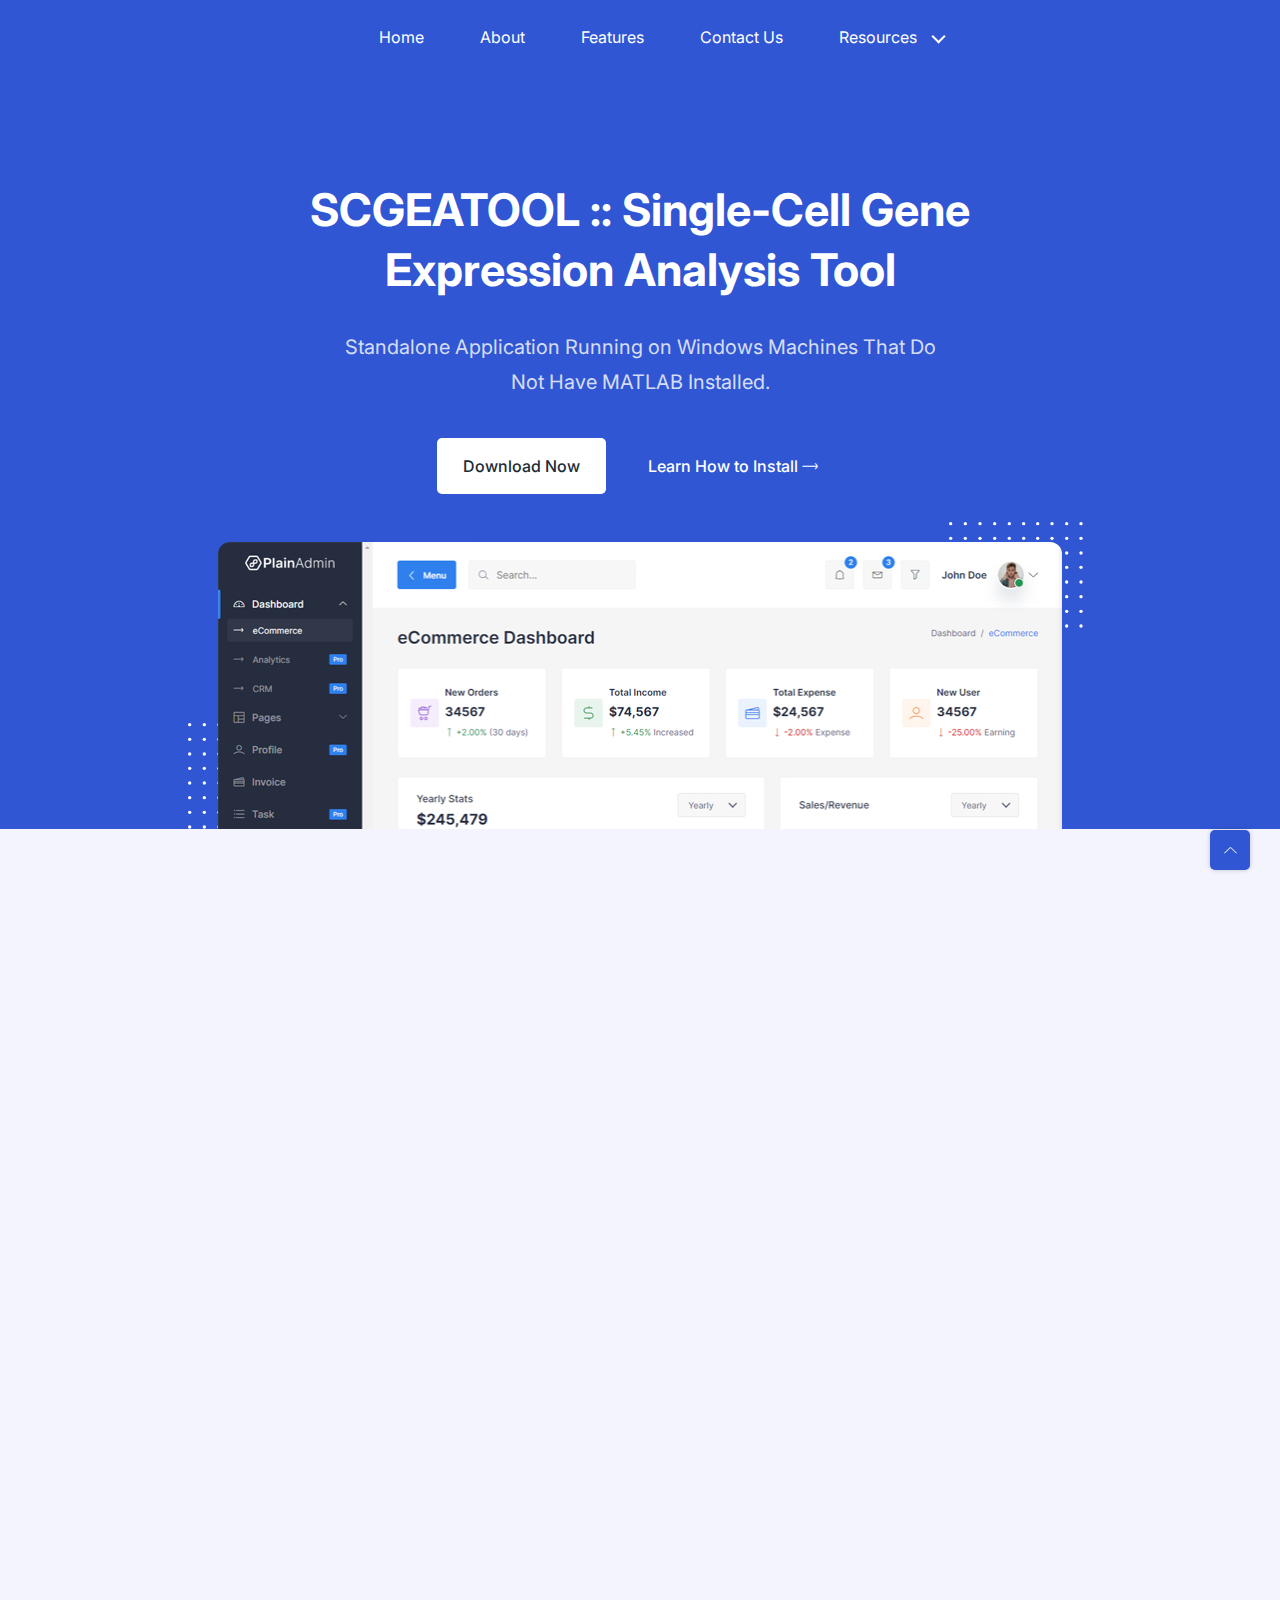
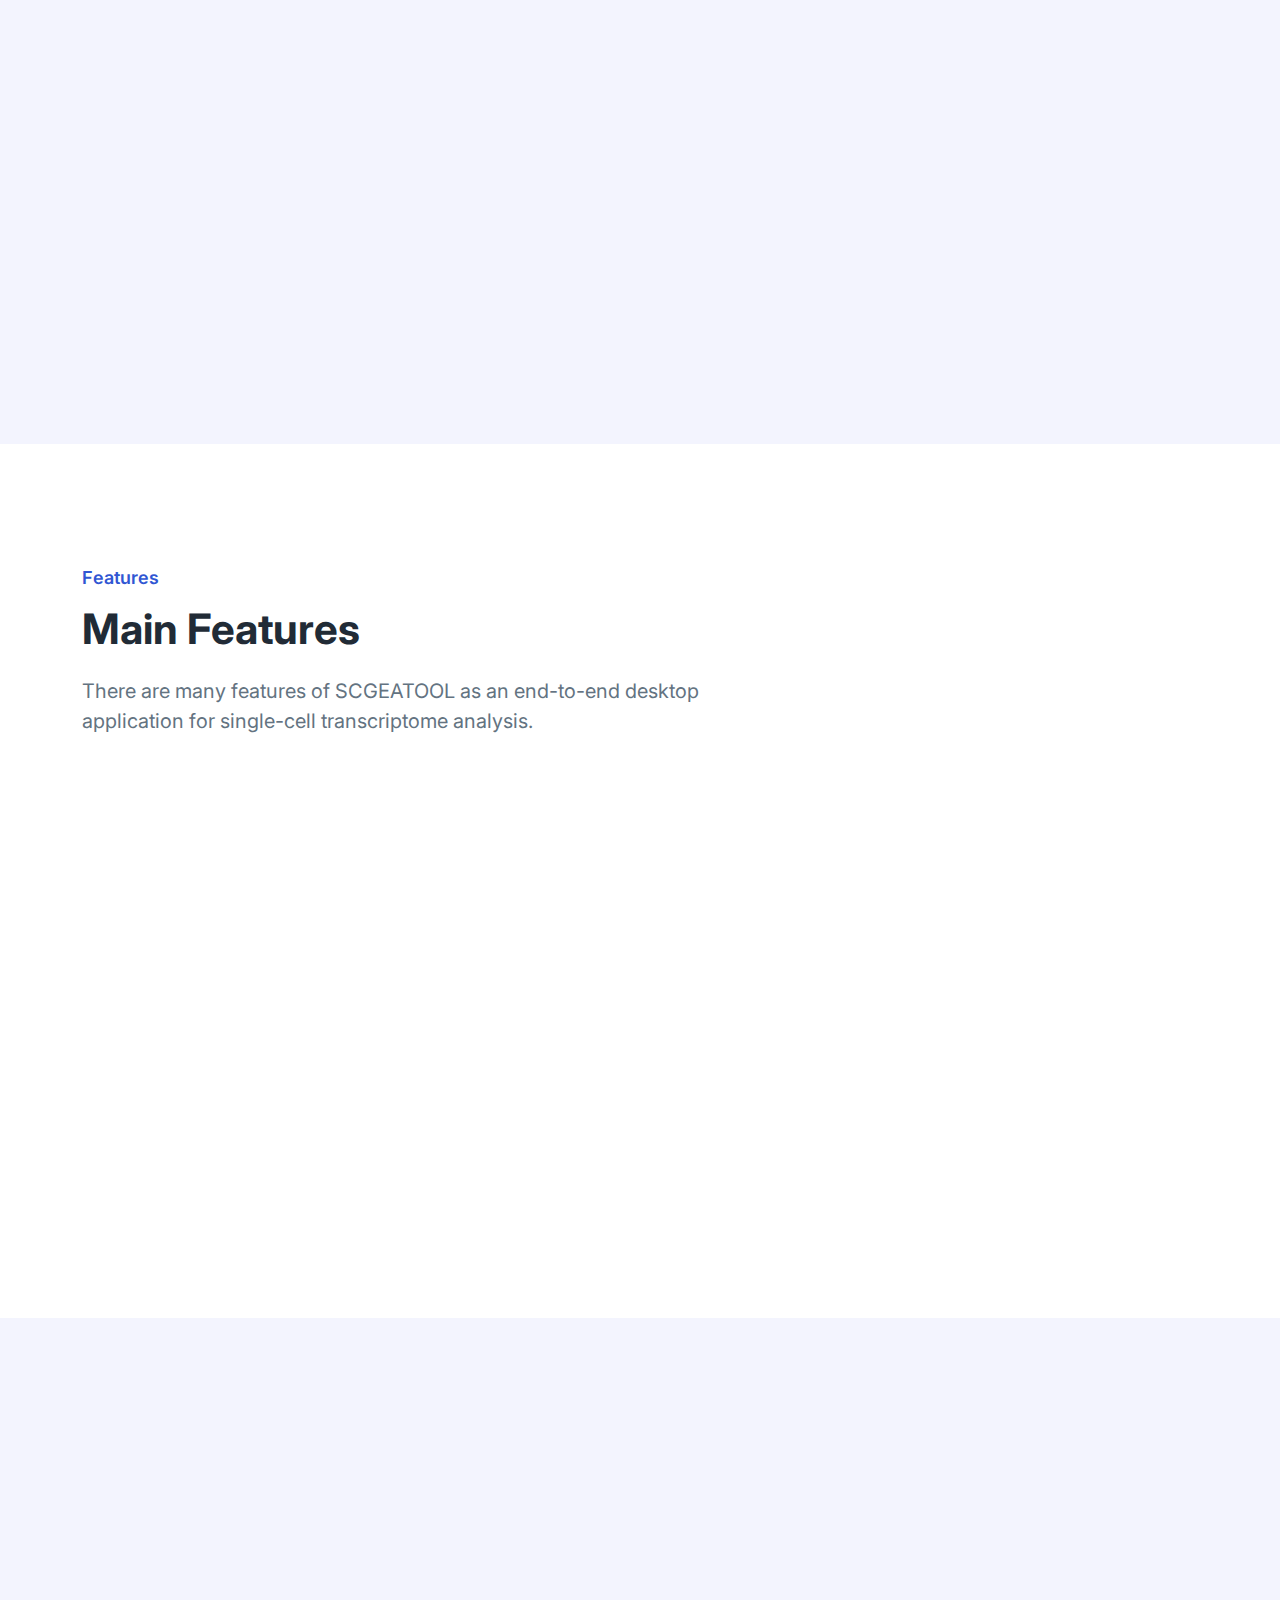
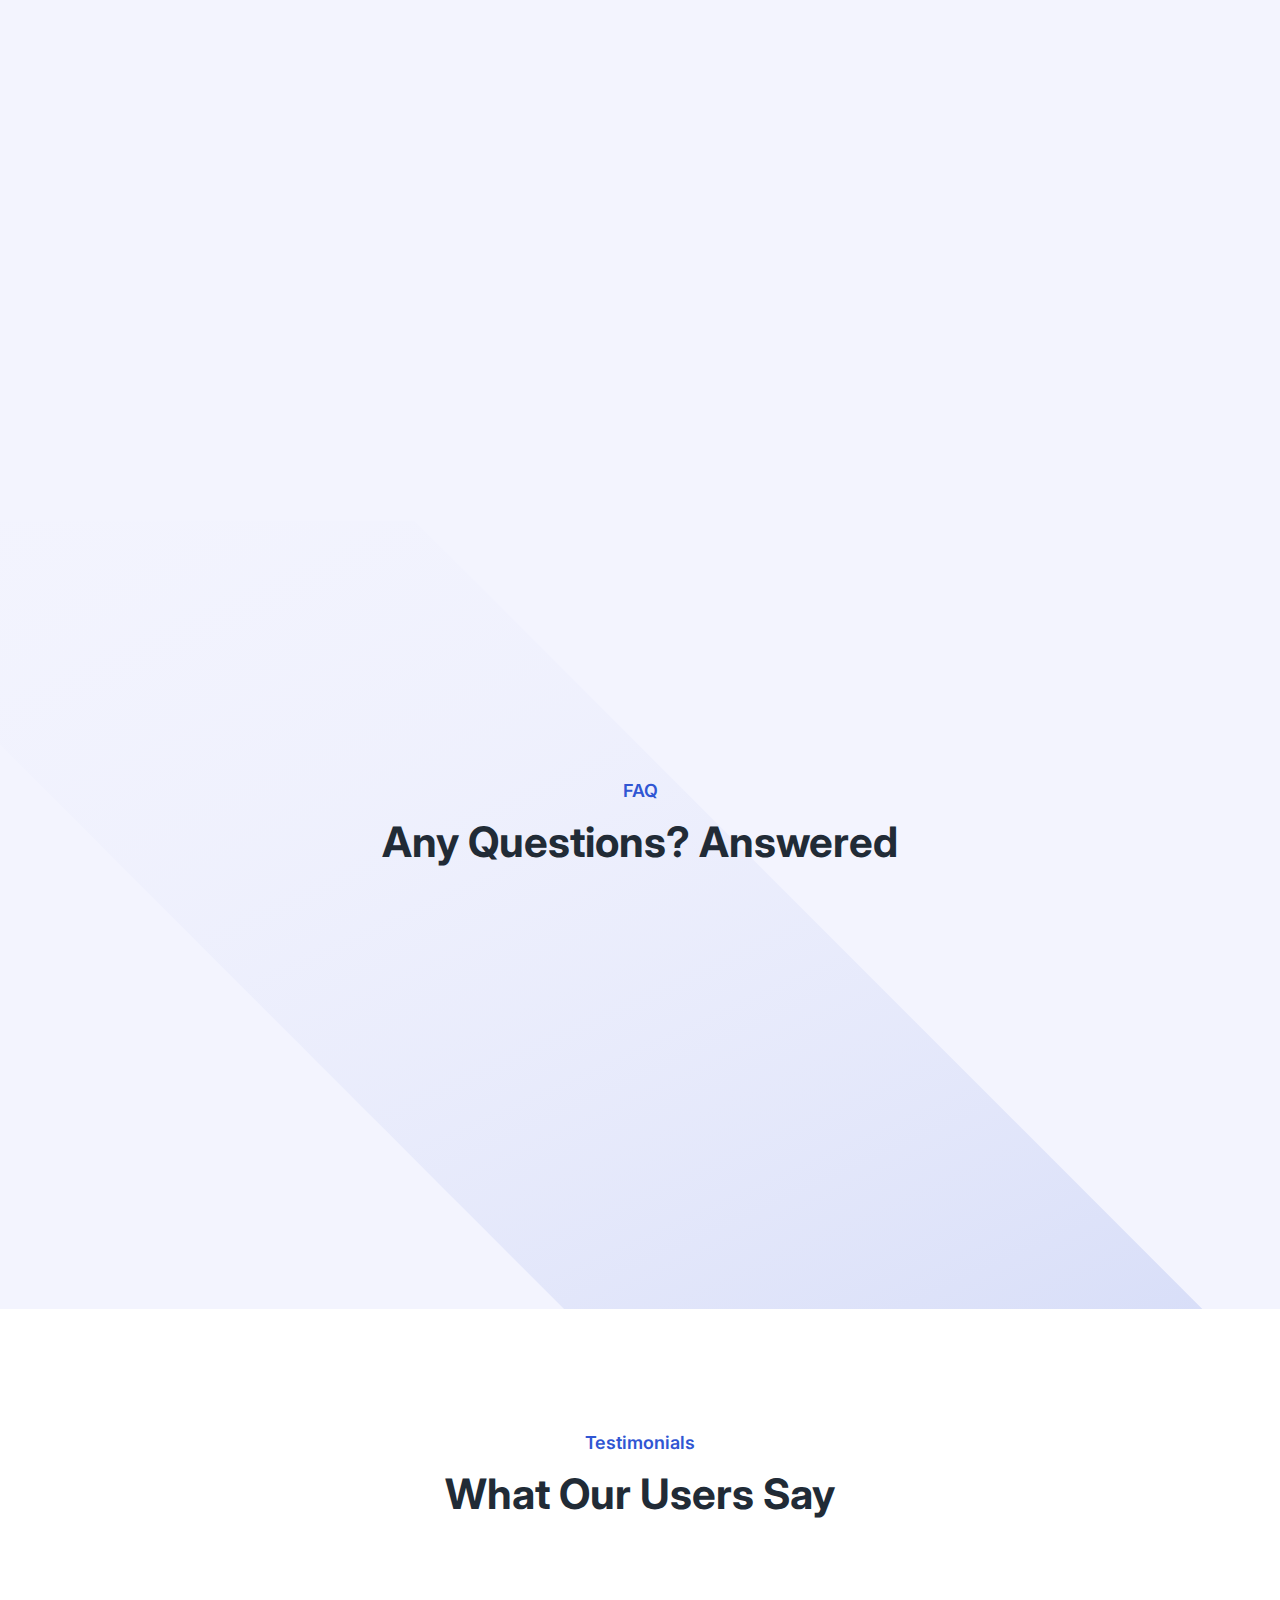
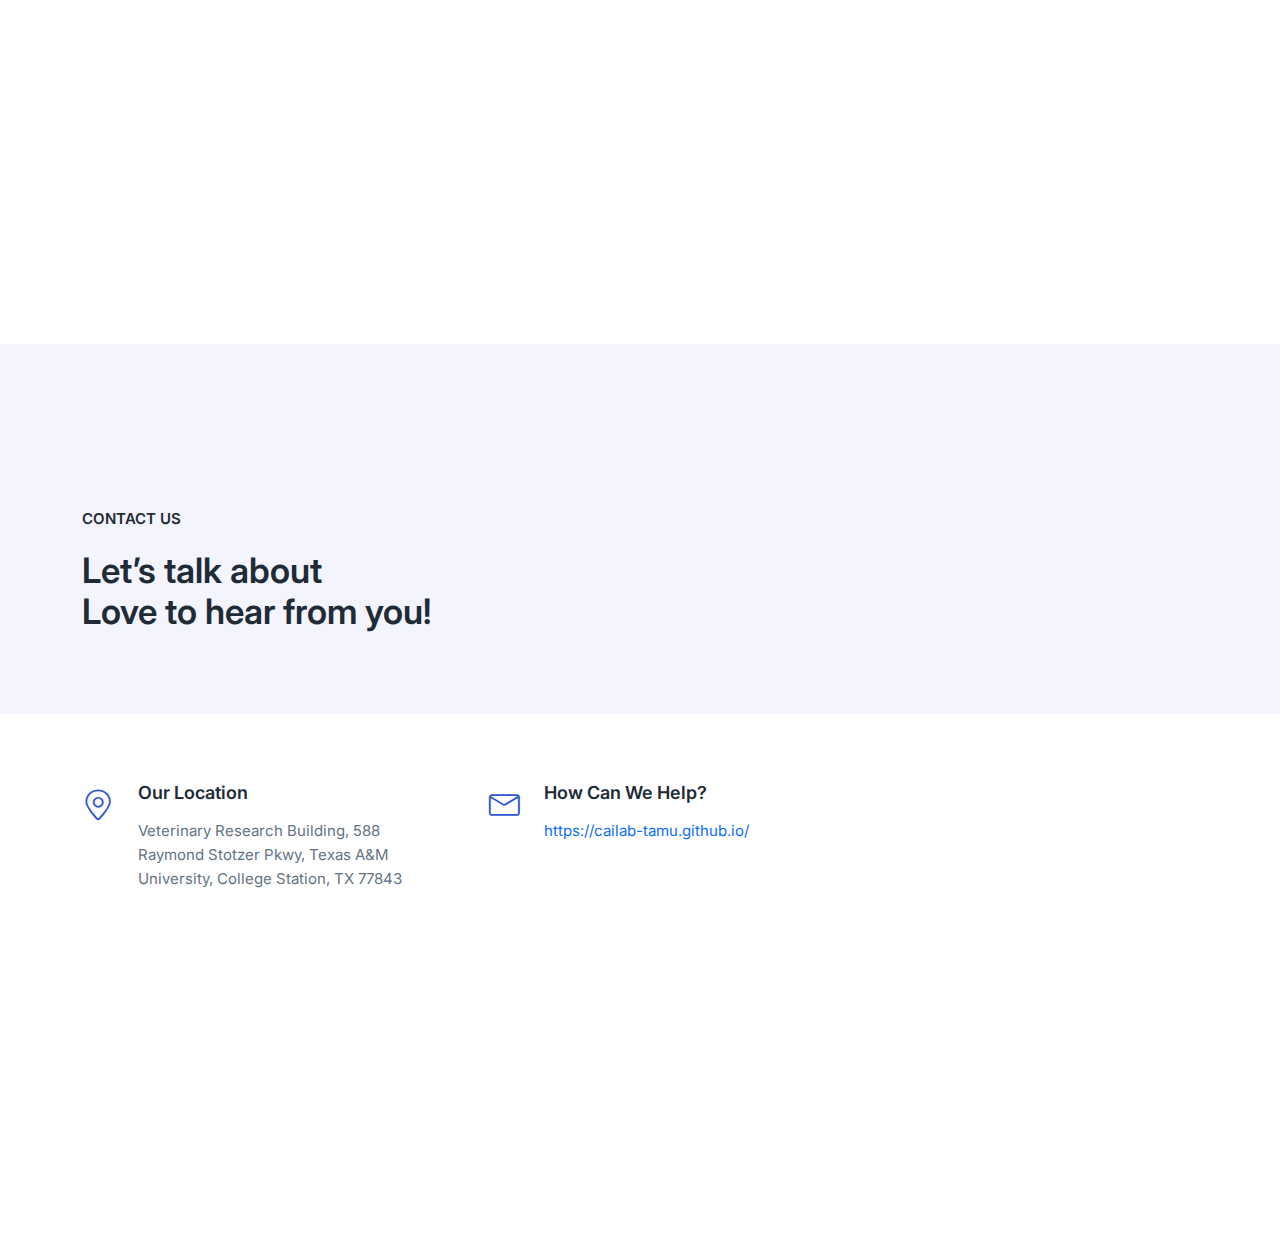
<file: index_test.html>
<!-- =========

	Template Name: Play
	Author: UIdeck
	Author URI: https://uideck.com/
	Support: https://uideck.com/support/
	Version: 1.1

========== -->

<!DOCTYPE html>
<html lang="en">
  <head>
    <meta charset="UTF-8" />
    <meta http-equiv="X-UA-Compatible" content="IE=edge" />
    <meta name="viewport" content="width=device-width, initial-scale=1.0" />
    <title>SCGEATOOL :: Single-cell Gene Expression Analysis Tool</title>

    <!-- Primary Meta Tags -->
<meta name="title" content="SCGEATOOL :: Single-cell Gene Expression Analysis Tool">
<meta name="description" content="SCGEATOOL :: Single-cell Gene Expression Analysis Tool">


    <!--====== Favicon Icon ======-->
    <link
      rel="shortcut icon"
      href="assets/images/favicon.svg"
      type="image/svg"
    />

    <!-- ===== All CSS files ===== -->
	<!-- link rel="stylesheet" href="assets/css/bootstrap.css" /-->
    <link rel="stylesheet" href="assets/css/bootstrap.min.css" />
    <link rel="stylesheet" href="assets/css/animate.css" />
    <link rel="stylesheet" href="assets/css/lineicons.css" />
    <link rel="stylesheet" href="assets/css/ud-styles.css" />
	
  </head>
  <body>
    <!-- ====== Header Start ====== -->
    <header class="ud-header">
      <div class="container">
        <div class="row">
          <div class="col-lg-12">
            <nav class="navbar navbar-expand-lg">
              <a class="navbar-brand" href="index.html">
                <!-- img src="assets/images/logo/logo.svg" alt="Logo" / //-->
              </a>
              <button class="navbar-toggler">
                <span class="toggler-icon"> </span>
                <span class="toggler-icon"> </span>
                <span class="toggler-icon"> </span>
              </button>

              <div class="navbar-collapse">
                <ul id="nav" class="navbar-nav mx-auto">
                  <li class="nav-item">
                    <a class="ud-menu-scroll" href="#home">Home</a>
                  </li>
				  
                  <li class="nav-item">
                    <a class="ud-menu-scroll" href="#about">About</a>
                  </li>

                  <li class="nav-item">
                    <a class="ud-menu-scroll" href="#features">Features</a>
                  </li>

				  
                  <!-- li class="nav-item">
                    <a class="ud-menu-scroll" href="#team">Team</a>
                  </li //-->
				  
                  <li class="nav-item">
                    <a class="ud-menu-scroll" href="#contact">Contact Us</a>
                  </li>
				  
                  <li class="nav-item nav-item-has-children">
                    <a href="javascript:void(0)"> Resources </a>
                    <ul class="ud-submenu">
                      <li class="ud-submenu-item">
                        <a href="#installation" class="ud-submenu-link">
                          Installation
                        </a>
                      </li>
					  <li class="ud-submenu-item">
                        <a href="#faq" class="ud-submenu-link">
                          FAQ
                        </a>
                      </li>
                      <li class="ud-submenu-item">
                        <a href="https://github.com/jamesjcai/scGEAToolbox" class="ud-submenu-link">
                          GitHub &#8599;
                        </a>
                      </li>
                    </ul>
                  </li>
					  
				  
				  <!--
                  <li class="nav-item nav-item-has-children">
                    <a href="javascript:void(0)"> Pages </a>
                    <ul class="ud-submenu">
                      <li class="ud-submenu-item">
                        <a href="about.html" class="ud-submenu-link">
                          About Page
                        </a>
                      </li>
                      <li class="ud-submenu-item">
                        <a href="pricing.html" class="ud-submenu-link">
                          Pricing Page
                        </a>
                      </li>
                      <li class="ud-submenu-item">
                        <a href="contact.html" class="ud-submenu-link">
                          Contact Page
                        </a>
                      </li>
                      <li class="ud-submenu-item">
                        <a href="blog.html" class="ud-submenu-link">
                          Blog Grid Page
                        </a>
                      </li>
                      <li class="ud-submenu-item">
                        <a href="blog-details.html" class="ud-submenu-link">
                          Blog Details Page
                        </a>
                      </li>
                      <li class="ud-submenu-item">
                        <a href="login.html" class="ud-submenu-link">
                          Sign In Page
                        </a>
                      </li>
                      <li class="ud-submenu-item">
                        <a href="404.html" class="ud-submenu-link">404 Page</a>
                      </li>
					  
                    </ul>
                  </li>
				  //-->
				  
                </ul>
              </div>

              <!-- div class="navbar-btn d-none d-sm-inline-block">
                <a href="login.html" class="ud-main-btn ud-login-btn">
                  Sign In
                </a>
                <a class="ud-main-btn ud-white-btn" href="javascript:void(0)">
                  Sign Up
                </a>
              </div -->
			  
            </nav>
          </div>
        </div>
      </div>
    </header>
    <!-- ====== Header End ====== -->

    <!-- ====== Hero Start ====== -->
    <section class="ud-hero" id="home">
      <div class="container">
        <div class="row">
          <div class="col-lg-12">
            <div class="ud-hero-content wow fadeInUp" data-wow-delay=".2s">
              <h1 class="ud-hero-title">
                SCGEATOOL :: Single-Cell Gene Expression Analysis Tool
              </h1>
              <p class="ud-hero-desc">
                Standalone Application Running on Windows Machines That Do Not Have MATLAB Installed.
              </p>
              <ul class="ud-hero-buttons">
                <li>
                  <a href="SCGEATOOL_StandaloneApplication.zip" class="ud-main-btn ud-white-btn">
                    Download Now
                  </a>
                </li>
                <li>
                  <a href="#installation" class="ud-main-btn ud-link-btn">
                    Learn How to Install <i class="lni lni-arrow-right"></i>
                  </a>
                </li>
              </ul>
            </div>
            <div
              class="ud-hero-brands-wrapper wow fadeInUp"
              data-wow-delay=".3s"
            >
              <!-- img src="assets/images/hero/brand.svg" alt="brand" / -->
            </div>
            <div class="ud-hero-image wow fadeInUp" data-wow-delay=".25s">
              <img src="assets/images/hero/hero-image.svg" alt="hero-image" />
              <img
                src="assets/images/hero/dotted-shape.svg"
                alt="shape"
                class="shape shape-1"
              />
              <img
                src="assets/images/hero/dotted-shape.svg"
                alt="shape"
                class="shape shape-2"
              />
            </div>
          </div>
        </div>
      </div>
    </section>
    <!-- ====== Hero End ====== -->

    <!-- ====== About Start ====== -->
    <section id="about" class="ud-about">
      <div class="container">
        <div class="ud-about-wrapper wow fadeInUp" data-wow-delay=".2s">
          <div class="ud-about-content-wrapper">
            <div class="ud-about-content">
              <span class="tag">About</span>
              <h2>Brilliant Interactive Tool to Give Complete Control Over Single-Cell Data Points.</h2>
              <p>
				SCGEATOOL is a lightweight and blazing fast desktop application that provides interactive visualization functionality to analyze single-cell transcriptomic data. SCGEATOOL allows you to easily interrogate different views of your scRNA-seq data to quickly gain insights into the underlying biology. SCGEATOOL is a pre-compiled standalone application developed in MATLAB. Pre-compiled standalone releases are meant for those environments without access to 
				MATLAB licenses. Standalone releases provide access to all of the functionality of the SCGEATOOL standard MATLAB release 
				encapsulated in a single application. SCGEATOOL is open-sourced to allow you to experience the added flexibility and 
				speed of the MATLAB environment when needed.
              </p>

              <a href="#features" class="ud-main-btn">Learn More</a>
            </div>
          </div>
          <div class="ud-about-image">
            <img src="assets/images/about/about-image.svg" alt="about-image" />
			<center>
			<video width="440" height="" controls autoplay muted loop>
  <source src="assets/images/about/about.mp4" type="video/mp4">
  </video></center>
          </div>
        </div>
      </div>
    </section>
    <!-- ====== About End ====== -->


    <!-- ====== Features Start ====== -->
    <section id="features" class="ud-features">
      <div class="container">
        <div class="row">
          <div class="col-lg-12">
            <div class="ud-section-title">
              <span>Features</span>
              <h2>Main Features</h2>
              <p>
                There are many features of SCGEATOOL as an end-to-end desktop application for single-cell transcriptome analysis.
              </p>
            </div>
          </div>
        </div>
        <div class="row">
		
          <div class="col-xl-3 col-lg-3 col-sm-6">
            <div class="ud-single-feature wow fadeInUp" data-wow-delay=".2s">
              <div class="ud-feature-icon">
                <i class="lni lni-layout"></i>
              </div>
              <div class="ud-feature-content">
                <h3 class="ud-feature-title">All Essential Functions</h3>
                <p class="ud-feature-desc">
                  With simple clicks, you can explore data with user-friendly interfaces and access updated functions for all essential tasks in single-cell transcriptome analysis.
                </p>
				<!-- : QC, normalization, dimensionality reduction, clustering, cell type identification, differential expression analysis, gene regulatory analysis, and many more https://youtube.com/playlist?list=PLekWsTmNpdrGr1oOH6GzoNLjPq4i37qJP //-->
                <a href="https://raw.githubusercontent.com/jamesjcai/scGEAToolbox/main/resources/Tooltips.png" class="ud-feature-link" target="learnmore">
                  Learn More				  

                </a>
              </div>
            </div>
          </div>		
		
		<div class="col-xl-3 col-lg-3 col-sm-6">
            <div class="ud-single-feature wow fadeInUp" data-wow-delay=".25s">
              <div class="ud-feature-icon">
                <i class="lni lni-layers"></i>
              </div>
              <div class="ud-feature-content">
                <h3 class="ud-feature-title">Scalable 3D Visualization</h3>
                <p class="ud-feature-desc">
				  SCGEATOOL is optimized to visualize hundreds of thousands of single cells with MATLAB's high-quality interactive techniques, helping you to transform raw in-house data into insights.
                </p>
                <a href="https://youtu.be/QUQtD8ic4z8&t=2512s&rel=0&mute=1&autoplay=0" class="ud-feature-link" target="learnmore">
                  Learn More
                </a>
              </div>
            </div>
          </div>
		  

		  
          <div class="col-xl-3 col-lg-3 col-sm-6">
            <div class="ud-single-feature wow fadeInUp" data-wow-delay=".15s">
              <div class="ud-feature-icon">
                <i class="lni lni-move"></i>
              </div>
              <div class="ud-feature-content">
                <h3 class="ud-feature-title">Versatile Data Integration</h3>
                <p class="ud-feature-desc">
                  SCGEATOOL supports a wide range of cross-study analyses and data integration to deepen your biological understanding. Public scRNA-seq data in the GEO database can be imported without programming knowledge.
                </p>
                <a href="https://youtu.be/YxNfF9UMmSg?t=14&rel=0&mute=1&autoplay=0" class="ud-feature-link" target="learnmore">
                  Learn More
                </a>
              </div>
            </div>
          </div>		  
		  
          <div class="col-xl-3 col-lg-3 col-sm-6">
            <div class="ud-single-feature wow fadeInUp" data-wow-delay=".1s">
              <div class="ud-feature-icon">
                <i class="lni lni-gift"></i>
              </div>
              <div class="ud-feature-content">
                <h3 class="ud-feature-title">Free and Open-Source</h3>
                <p class="ud-feature-desc">
                  Source code for generating the standalone application is available at the GitHub repository. You can also find relevant citing publications by visiting <a href="https://scholar.google.com/scholar?cites=4661048952867744439&as_sdt=5,44&sciodt=0,44&hl=en" target="learnmore">Google Scholar</a>.
                </p>
                <a href="https://github.com/jamesjcai/scGEAToolbox" class="ud-feature-link" target="learnmore">
                  Visit GitHub
                </a>
              </div>
            </div>
          </div>
          
        </div>
      </div>
    </section>
    <!-- ====== Features End ====== -->

    <!-- ====== Installation  Start ====== -->
    <section id="installation" class="ud-about">
      <div class="container">
        <div class="ud-about-wrapper wow fadeInUp" data-wow-delay=".2s">
          <div class="ud-about-content-wrapper">
            <div class="ud-about-content">

	
      <!-- div class="container">
        <div class="row">
          <div class="col-lg-12">
            <div class="ud-section-title" -->
              <span class="tag">Installation</span>
              <h2>Instructions for PC/Windows Installation</h2>
				<p>Step 1. Download the file <a href="SCGEATOOL_StandaloneApplication.zip">SCGEATOOL_StandaloneApplication.zip</a> (16.2 MB) and unzip it.</p>

				<p>Step 2. Download <a href="https://ssd.mathworks.com/supportfiles/downloads/R2021b/Release/2/deployment_files/installer/complete/win64/MATLAB_Runtime_R2021b_Update_2_win64.zip">MATLAB Runtime version 9.11 (R2021b)</a><sup>*</sup> and run the MATLAB Runtime installer<sup>&dagger;</sup>.</p>

				<p>Step 3. To start SCGEATOOL simply double-click on the scgeatool.exe icon.</p>

				<p><font size=2><sup>*</sup>Visit <a href="https://www.mathworks.com/products/compiler/mcr.html" target="_blank">MATLAB Runtime website</a> for more information.<br><sup>&dagger;</sup>Admin privileges are required to install MATLAB Runtime.
				<!-- br><sup>&sect;</sup>In case you see the Publisher Unknown warning message, ignore it and continue.</font //-->
				</p>

              
            </div>
          </div>
		  
         <div class="ud-about-image">
            <img width=400 height=619 src="assets/images/splash.png" alt="about-image" />
          </div>

		  
        </div>
       
	  </div>
    </section>
    <!-- ====== Installation End ====== -->
	
    <!-- ====== FAQ Start ====== -->
    <section id="faq" class="ud-faq">
      <div class="shape">
        <img src="assets/images/faq/shape.svg" alt="shape" />
      </div>
      <div class="container">
        <div class="row">
          <div class="col-lg-12">
            <div class="ud-section-title text-center mx-auto">
              <span>FAQ</span>
              <h2>Any Questions? Answered</h2>
              <p>
 
              </p>
            </div>
          </div>
		</div>

        <div class="row">
          <div class="col-lg-6">
            <div class="ud-single-faq wow fadeInUp" data-wow-delay=".1s">
              <div class="accordion">
                <button
                  class="ud-faq-btn collapsed"
                  data-bs-toggle="collapse"
                  data-bs-target="#collapseOne"
                >
                  <span class="icon flex-shrink-0">
                    <i class="lni lni-chevron-down"></i>
                  </span>
                  <span>What if I have MATLAB?</span>
                </button>
                <div id="collapseOne" class="accordion-collapse collapse">
                  <div class="ud-faq-body">
					SCGEATOOL is a standalone application running on Windows 
					machines that do not have MATLAB installed. If your PC has 
					MATLAB installed, you should run MATLAB and install scGEAToolbox. 
					Click <a href="https://scgeatoolbox.readthedocs.io/en/latest/quick_installation.html">here</a> to learn how. 
                  </div>
                </div>
              </div>
            </div>
			
			<div class="ud-single-faq wow fadeInUp" data-wow-delay=".15s">
              <div class="accordion">
                <button
                  class="ud-faq-btn collapsed"
                  data-bs-toggle="collapse"
                  data-bs-target="#collapseTwo"
                >
                  <span class="icon flex-shrink-0">
                    <i class="lni lni-chevron-down"></i>
                  </span>
                  <span>What are the unique advanced functionalities that SCGEATOOL brings?</span>
                </button>
                <div id="collapseTwo" class="accordion-collapse collapse">
                  <div class="ud-faq-body">
                    SCGEATOOL is a highly interactive cell browser for single-cell data analysis. It has several unique functions cannot be found in any other single-cell data analysis tools or packages. These functions include, for example, SC_SPLINEFIT, <a href="https://doi.org/10.1093/bib/bbab295">one of the best algorithms</a> for identifying highly variable genes (HVGs), <a href="https://doi.org/10.1016/j.patter.2020.100139">SCTENIFOLDNET</a>, a machine learning workflow for constructing and comparing single-cell gene regulatory networks (scGRNs), and <a href="https://doi.org/10.1016/j.patter.2022.100434">SCTENIFOLDKNK</a>, a virtual knockout (KO) method for gene function prediction.
                  </div>
                </div>
              </div>
            </div>			
          
		  

			<!-- div class="ud-single-faq wow fadeInUp" data-wow-delay=".2s">
              <div class="accordion">
                <button
                  class="ud-faq-btn collapsed"
                  data-bs-toggle="collapse"
                  data-bs-target="#collapseThree"
                >
                  <span class="icon flex-shrink-0">
                    <i class="lni lni-chevron-down"></i>
                  </span>
                  <span>Is GrayGrids part of UIdeck?</span>
                </button>
                <div id="collapseThree" class="accordion-collapse collapse">
                  <div class="ud-faq-body">
                    Lorem Ipsum is simply dummy text of the printing and
                    typesetting industry. Lorem Ipsum has been the industry's
                    standard dummy text ever since the 1500s, when an unknown
                    printer took a galley of type and scrambled it to make a
                    type specimen book.
                  </div>
                </div>
              </div>
            </div -->
          		  
		  
		  
		  </div>
          
		  
		  <div class="col-lg-6">
		  
		              <div class="ud-single-faq wow fadeInUp" data-wow-delay=".1s">
              <div class="accordion">
                <button
                  class="ud-faq-btn collapsed"
                  data-bs-toggle="collapse"
                  data-bs-target="#collapseFour"
                >
                  <span class="icon flex-shrink-0">
                    <i class="lni lni-chevron-down"></i>
                  </span>
                  <span>Why do I receive security warning in unknown publisher?</span>
                </button>
                <div id="collapseFour" class="accordion-collapse collapse">
                  <div class="ud-faq-body">
                    Most of the users must have seen the security warning, when 
					you try to run a file downloaded from the Internet or an 
					executable file that is located in a Network shared folder.
					It usually occurs when the file like scgeatool.exe is not 
					digitally signed. You can ignore this warning when you run 
					SCGEATOOL.
                  </div>
                </div>
              </div>
            </div>

		  	<!-- div class="ud-single-faq wow fadeInUp" data-wow-delay=".15s">
              <div class="accordion">
                <button
                  class="ud-faq-btn collapsed"
                  data-bs-toggle="collapse"
                  data-bs-target="#collapseFive"
                >
                  <span class="icon flex-shrink-0">
                    <i class="lni lni-chevron-down"></i>
                  </span>
                  <span>Do you have plan releasing Play Pro?</span>
                </button>
                <div id="collapseFive" class="accordion-collapse collapse">
                  <div class="ud-faq-body">
                    Lorem Ipsum is simply dummy text of the printing and
                    typesetting industry. Lorem Ipsum has been the industry's
                    standard dummy text ever since the 1500s, when an unknown
                    printer took a galley of type and scrambled it to make a
                    type specimen book.
                  </div>
                </div>
              </div>
            </div -->
           
		   <!-- div class="ud-single-faq wow fadeInUp" data-wow-delay=".2s">
              <div class="accordion">
                <button
                  class="ud-faq-btn collapsed"
                  data-bs-toggle="collapse"
                  data-bs-target="#collapseSix"
                >
                  <span class="icon flex-shrink-0">
                    <i class="lni lni-chevron-down"></i>
                  </span>
                  <span>Where and how to host this template?</span>
                </button>
                <div id="collapseSix" class="accordion-collapse collapse">
                  <div class="ud-faq-body">
                    Lorem Ipsum is simply dummy text of the printing and
                    typesetting industry. Lorem Ipsum has been the industry's
                    standard dummy text ever since the 1500s, when an unknown
                    printer took a galley of type and scrambled it to make a
                    type specimen book.
                  </div>
                </div>
              </div>
            </div -->
          		  
		  
		  </div>
        
		
		</div>
      </div>
    </section>
    <!-- ====== FAQ End ====== -->


    <!-- ====== Testimonials Start ====== -->
    <section id="testimonials" class="ud-testimonials">
      <div class="container">
        <div class="row">
          <div class="col-lg-12">
            <div class="ud-section-title mx-auto text-center">
              <span>Testimonials</span>
              <h2>What our Users Say</h2>
              <p>
			  
              </p>
            </div>
          </div>
        </div>

        <div class="row">
          <div class="col-lg-4 col-md-6">
            <div
              class="ud-single-testimonial wow fadeInUp"
              data-wow-delay=".1s"
            >
              <div class="ud-testimonial-ratings">
                <i class="lni lni-star-filled"></i>
                <i class="lni lni-star-filled"></i>
                <i class="lni lni-star-filled"></i>
                <i class="lni lni-star-filled"></i>
                <i class="lni lni-star-filled"></i>
              </div>
              <div class="ud-testimonial-content">
                <p>
                  “For people like me who have liitle R coding experience, this software has made it much easier for analyzing our single cell data.
                </p>
              </div>
              <div class="ud-testimonial-info">
                <div class="ud-testimonial-image">
                  <img
                    src="assets/images/testimonials/author-01.png"
                    alt="author"
                  />
                </div>
                <div class="ud-testimonial-meta">
                  <h4>Biao Cao</h4>
                  <p>Shanghai Institue of Nutrition and Health</p>
                </div>
              </div>
            </div>
          </div>
          <div class="col-lg-4 col-md-6">
            <div
              class="ud-single-testimonial wow fadeInUp"
              data-wow-delay=".15s"
            >
              <div class="ud-testimonial-ratings">
                <i class="lni lni-star-filled"></i>
                <i class="lni lni-star-filled"></i>
                <i class="lni lni-star-filled"></i>
                <i class="lni lni-star-filled"></i>
                <i class="lni lni-star-filled"></i>
              </div>
              <div class="ud-testimonial-content">
                <p>
                  “I am enjoying the software a lot. It works pretty good! I really like the 3d-t-SNE that you made. This is so intuitive and nice.
                </p>
              </div>
              <div class="ud-testimonial-info">
                <div class="ud-testimonial-image">
                  <img
                    src="assets/images/testimonials/author-02.png"
                    alt="author"
                  />
                </div>
                <div class="ud-testimonial-meta">
                  <h4>Munemasa Mori</h4>
                  <p>Columbia University</p>
                </div>
              </div>
            </div>
          </div>
          <div class="col-lg-4 col-md-6">
            <div
              class="ud-single-testimonial wow fadeInUp"
              data-wow-delay=".2s"
            >
              <div class="ud-testimonial-ratings">
                <i class="lni lni-star-filled"></i>
                <i class="lni lni-star-filled"></i>
                <i class="lni lni-star-filled"></i>
                <i class="lni lni-star-filled"></i>
                <i class="lni lni-star-filled"></i>
              </div>
              <div class="ud-testimonial-content">
                <p>
                  “Our members are so impressed. It's a really convient, powerful and highly interactive software!
                </p>
              </div>
              <div class="ud-testimonial-info">
                <div class="ud-testimonial-image">
                  <img
                    src="assets/images/testimonials/author-03.png"
                    alt="author"
                  />
                </div>
                <div class="ud-testimonial-meta">
                  <h4>Ken Muneoka</h4>
                  <p>Texas A&M University</p>
                </div>
              </div>
            </div>
          </div>
        </div>
        <!-- div class="row">
          <div class="col-lg-12">
            <div class="ud-brands wow fadeInUp" data-wow-delay=".2s">
              <div class="ud-title">
                <h6>Trusted and Used by</h6>
              </div>
              <div class="ud-brands-logo">
                <div class="ud-single-logo">
                  <img src="assets/images/brands/ayroui.svg" alt="ayroui" />
                </div>
                <div class="ud-single-logo">
                  <img src="assets/images/brands/uideck.svg" alt="uideck" />
                </div>
                <div class="ud-single-logo">
                  <img
                    src="assets/images/brands/graygrids.svg"
                    alt="graygrids"
                  />
                </div>
                <div class="ud-single-logo">
                  <img
                    src="assets/images/brands/lineicons.svg"
                    alt="lineicons"
                  />
                </div>
                <div class="ud-single-logo">
                  <img
                    src="assets/images/brands/ecommerce-html.svg"
                    alt="ecommerce-html"
                  />
                </div>
              </div>
            </div>
          </div>
        </div>
      </div -->
	  
    </section>
    <!-- ====== Testimonials End ====== -->







    <!-- ====== Contact Start ====== -->
    <section id="contact" class="ud-contact">
      <div class="container">
        <div class="row align-items-center">
          <div class="col-xl-8 col-lg-7">
            <div class="ud-contact-content-wrapper">
              <div class="ud-contact-title">
                <span>CONTACT US</span>
                <h2>
                  Let’s talk about <br />
                  Love to hear from you!
                </h2>
              </div>
              <div class="ud-contact-info-wrapper">
                <div class="ud-single-info">
                  <div class="ud-info-icon">
                    <i class="lni lni-map-marker"></i>
                  </div>
                  <div class="ud-info-meta">
                    <h5>Our Location</h5>
                    <p>Veterinary Research Building, 588 Raymond Stotzer Pkwy, Texas A&#38;M University, College Station, TX 77843</p>
                  </div>
                </div>
                <div class="ud-single-info">
                  <div class="ud-info-icon">
                    <i class="lni lni-envelope"></i>
                  </div>
                  <div class="ud-info-meta">
                    <h5>How Can We Help?</h5>
					<p><a href="https://cailab-tamu.github.io/">https://cailab-tamu.github.io/</a></p>
                  </div>
                </div>
              </div>
            </div>
          </div>
          <div class="col-xl-4 col-lg-5">
            <div
              class="ud-contact-form-wrapper wow fadeInUp"
              data-wow-delay=".2s"
            >
              <h3 class="ud-contact-form-title">Send Us a Message</h3>
	      <form class="gform" data-email="jamescai@genomezoo.net" name="sentMessage" id="contactForm" novalidate method="POST" action="https://script.google.com/macros/s/AKfycbxJhbh4DQAltwn5PHDho2L_TqRTonRKm_R3_hTWh7S1BxEs5kRwSu_e1fm-OfjAfquuPQ/exec">
				
		<div class="ud-form-group">
		  <label for="name">Name*</label>
		   <input
			type="text"
			name="name"
			id="name"
			placeholder=""
			required="required"
		  />                  
		  <p class="help-block text-danger"></p>
		</div>
				
          
	  <div class="ud-form-group">
	  <label for="email">Email*</label>
		  <!-- input type="email" id="email" class="form-control" placeholder="Email" required="required" -->
		  <input
			type="email"
			name="email"
			id="email"
			placeholder=""
			required="required"
		  />
		  <p class="help-block text-danger"></p>
		</div>
		
        <div class="ud-form-group">
		<label for="message">Message*</label>
		          <!-- textarea name="message" id="message" class="form-control" rows="4" placeholder="Message" required></textarea -->
                  <textarea
                    name="message"
					id="message"
                    rows="1"
                    placeholder=""					
					required="required"
                  ></textarea>  
          <p class="help-block text-danger"></p>
        </div>
								 
                <div class="ud-form-group mb-0">
				       <div id="success"></div>
                  <button type="submit" class="ud-main-btn">
                    Send Message
                  </button>
                </div>
				
				
				
              </form>
            </div>
          
		  
		  
		  
		  
		  </div>
        </div>
      </div>
    </section>
    <!-- ====== Contact End ====== -->

    <!-- ====== Footer Start ====== //-->
    <footer class="ud-footer wow fadeInUp" data-wow-delay=".15s">
      <div class="shape shape-1">
        <img src="assets/images/footer/shape-1.svg" alt="shape" />
      </div>
      <div class="shape shape-2">
        <img src="assets/images/footer/shape-2.svg" alt="shape" />
      </div>
      <div class="shape shape-3">
        <img src="assets/images/footer/shape-3.svg" alt="shape" />
      </div>
      <div class="ud-footer-widgets">
        <div class="container">
          <div class="row">

        </div>
      </div>
      <div class="ud-footer-bottom">
        <div class="container">
          <!-- div class="row">
            <div class="col-md-8">
              <ul class="ud-footer-bottom-left">
                <li>
                  <a href="javascript:void(0)">Privacy policy</a>
                </li>
                <li>
                  <a href="javascript:void(0)">Support policy</a>
                </li>
                <li>
                  <a href="javascript:void(0)">Terms of service</a>
                </li>
              </ul>
            </div>
            <div class="col-md-4">
              <p class="ud-footer-bottom-right">
                Designed and Developed by
                <a href="https://uideck.com" rel="nofollow">UIdeck</a>
              </p>
            </div>
          </div -->
		  
		  
        </div>
      </div>
    </footer>
     <!-- ====== Footer End ====== -->


    <!-- ====== Back To Top Start ====== -->
    <a href="javascript:void(0)" class="back-to-top">
      <i class="lni lni-chevron-up"> </i>
    </a>
    <!-- ====== Back To Top End ====== -->

    <!-- ====== All Javascript Files ====== -->
    <script src="assets/js/bootstrap.bundle.min.js"></script>
    <script src="assets/js/wow.min.js"></script>
    <script src="assets/js/main.js"></script>
	<script src="assets/js/jquery.1.11.1.js"></script> 
	<script src="assets/js/bootstrap.js"></script> 
	<script src="assets/js/jquery.isotope.js"></script> 
	<script src="assets/js/jqBootstrapValidation.js"></script> 
    <script src="assets/js/contact_me.js"></script> 

    <script>
      // ==== for menu scroll
      const pageLink = document.querySelectorAll(".ud-menu-scroll");

      pageLink.forEach((elem) => {
        elem.addEventListener("click", (e) => {
          e.preventDefault();
          document.querySelector(elem.getAttribute("href")).scrollIntoView({
            behavior: "smooth",
            offsetTop: 1 - 60,
          });
        });
      });

      // section menu active
      function onScroll(event) {
        const sections = document.querySelectorAll(".ud-menu-scroll");
        const scrollPos =
          window.pageYOffset ||
          document.documentElement.scrollTop ||
          document.body.scrollTop;

        for (let i = 0; i < sections.length; i++) {
          const currLink = sections[i];
          const val = currLink.getAttribute("href");
          const refElement = document.querySelector(val);
          const scrollTopMinus = scrollPos + 73;
          if (
            refElement.offsetTop <= scrollTopMinus &&
            refElement.offsetTop + refElement.offsetHeight > scrollTopMinus
          ) {
            document
              .querySelector(".ud-menu-scroll")
              .classList.remove("active");
            currLink.classList.add("active");
          } else {
            currLink.classList.remove("active");
          }
        }
      }

      window.document.addEventListener("scroll", onScroll);
    </script>
  </body>
</html>
</file>
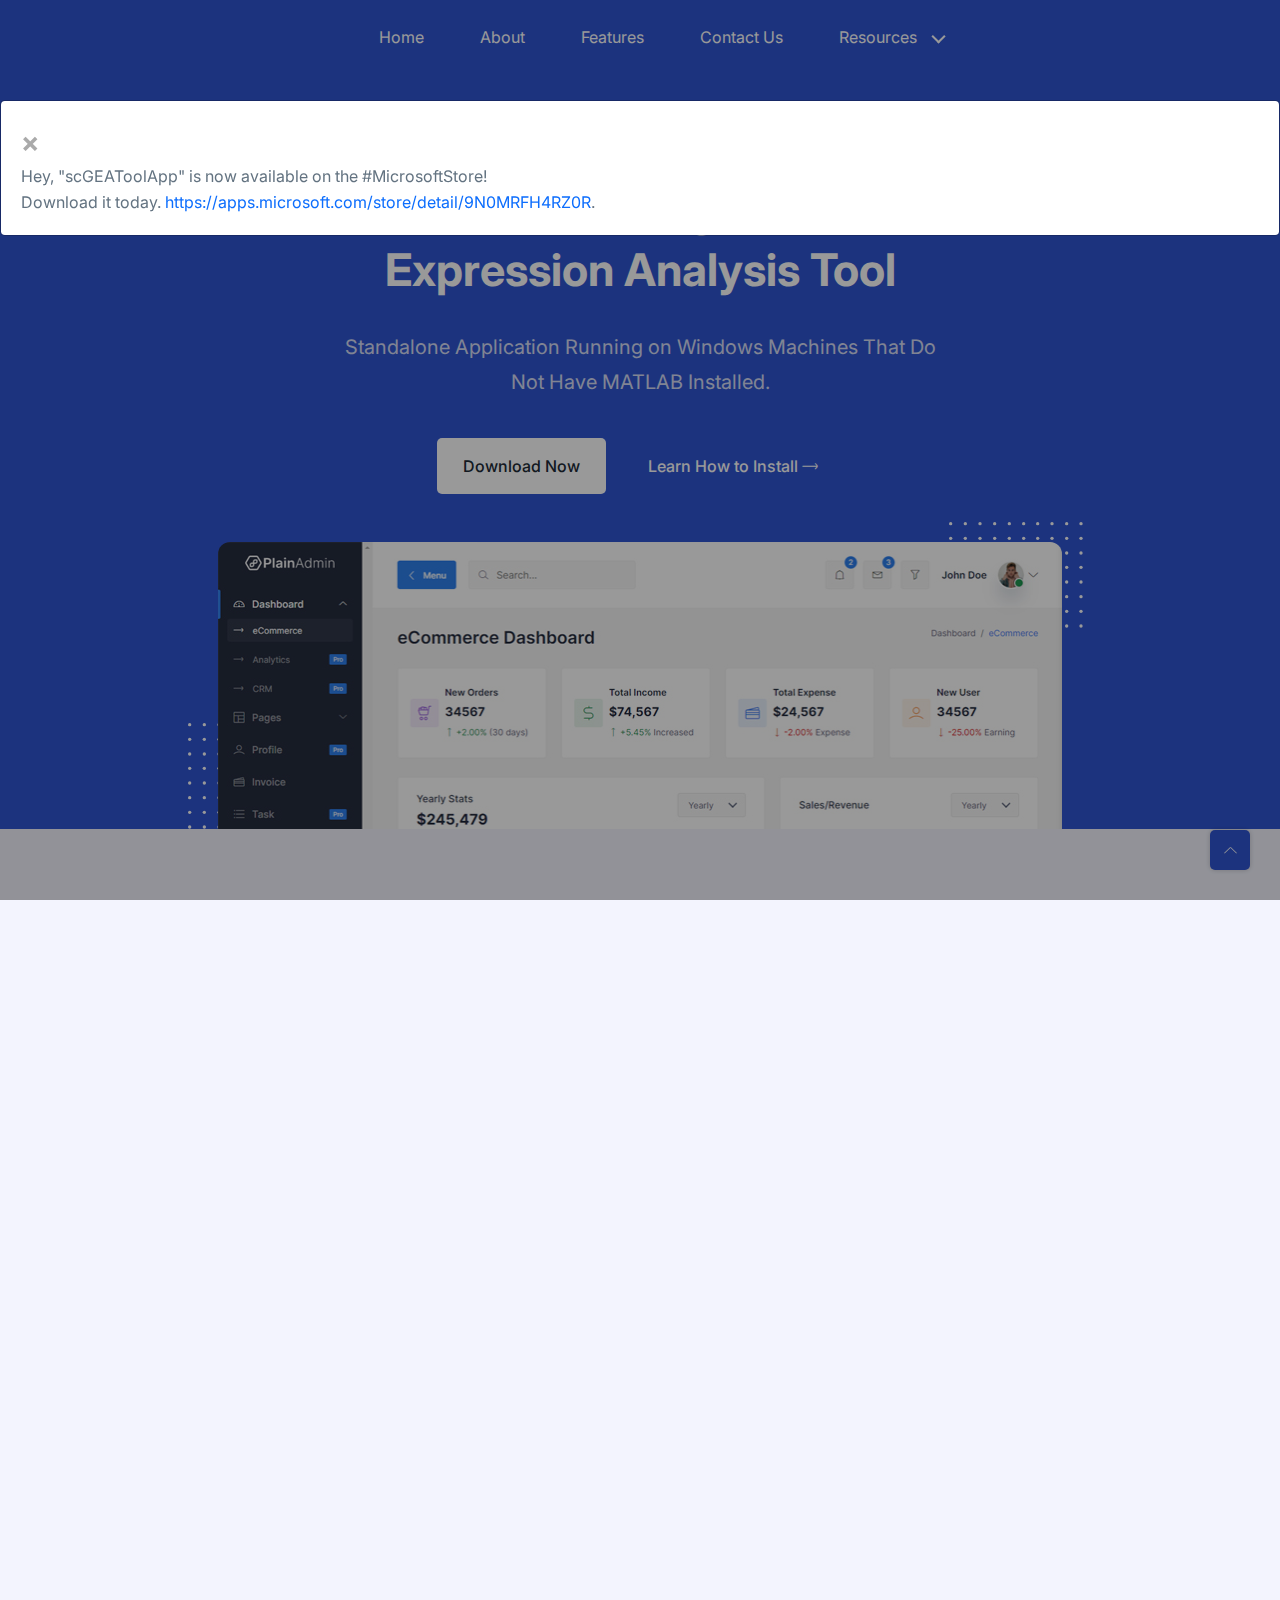
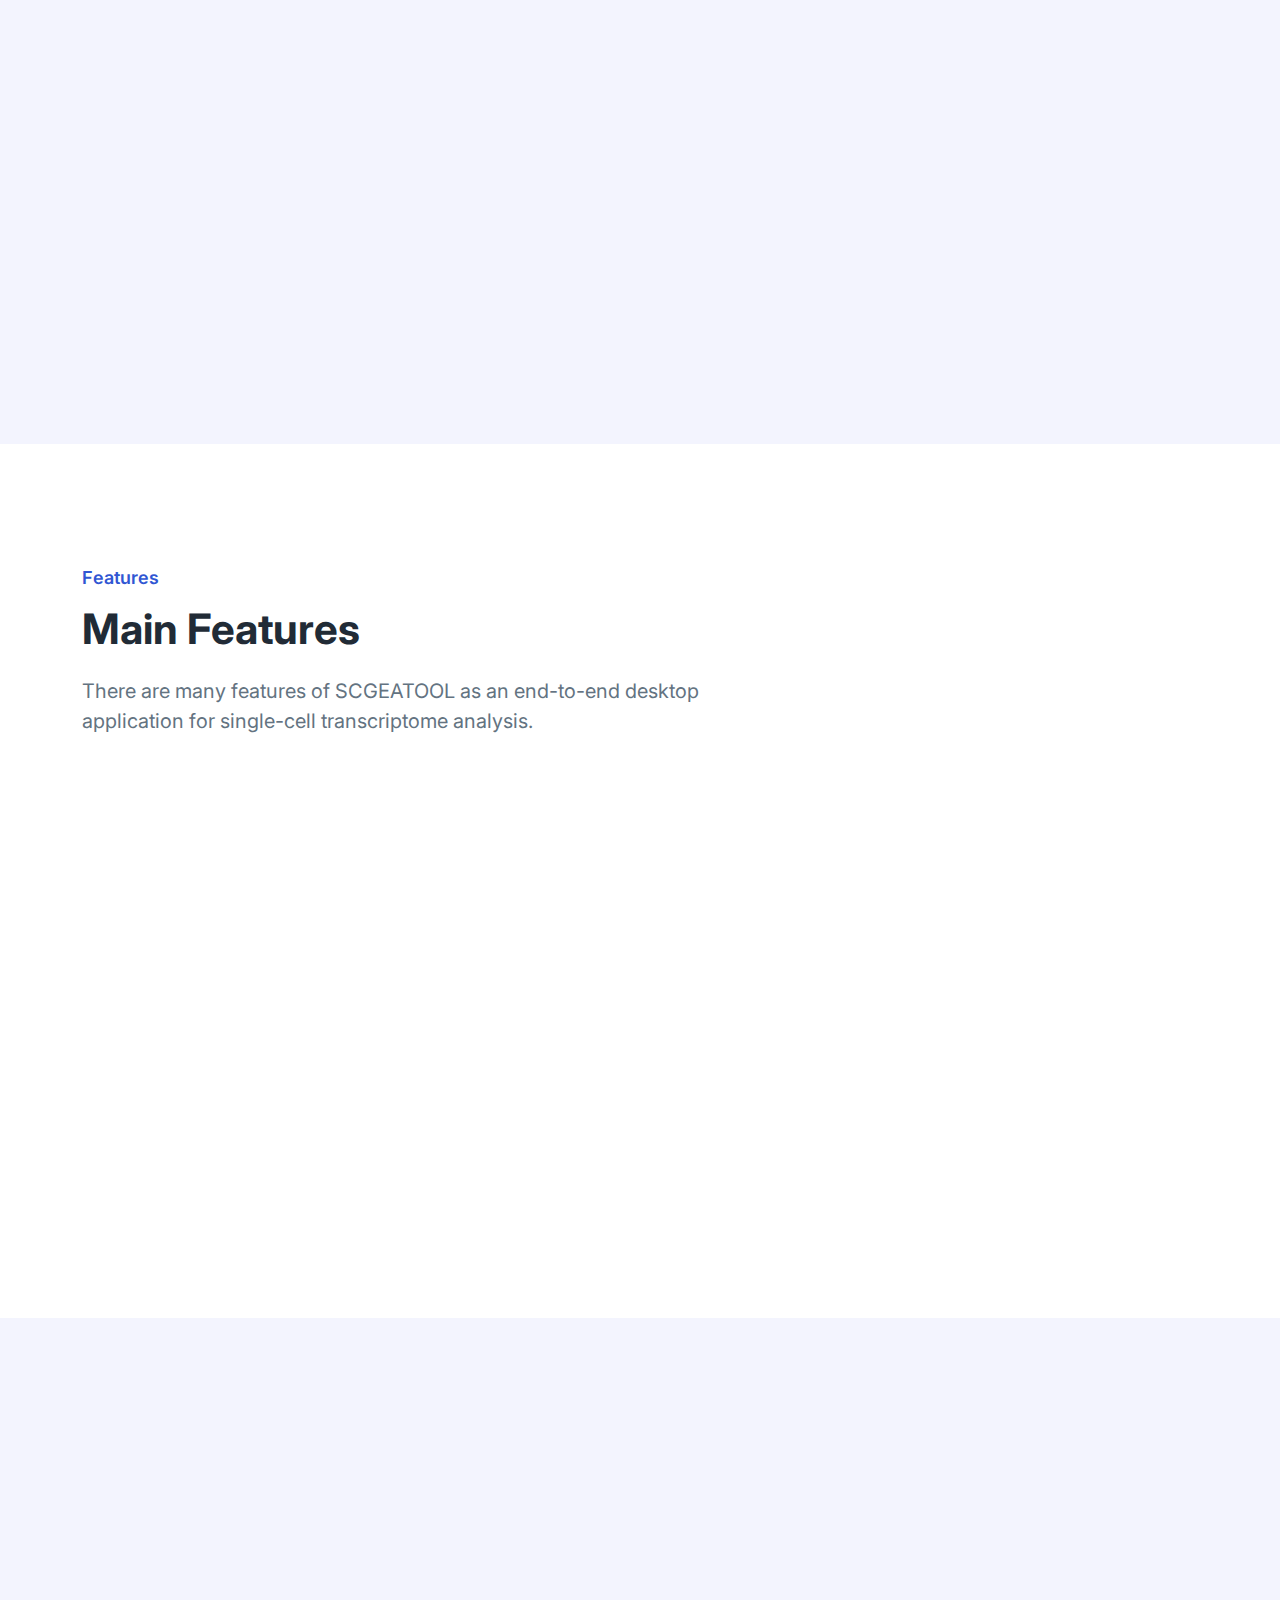
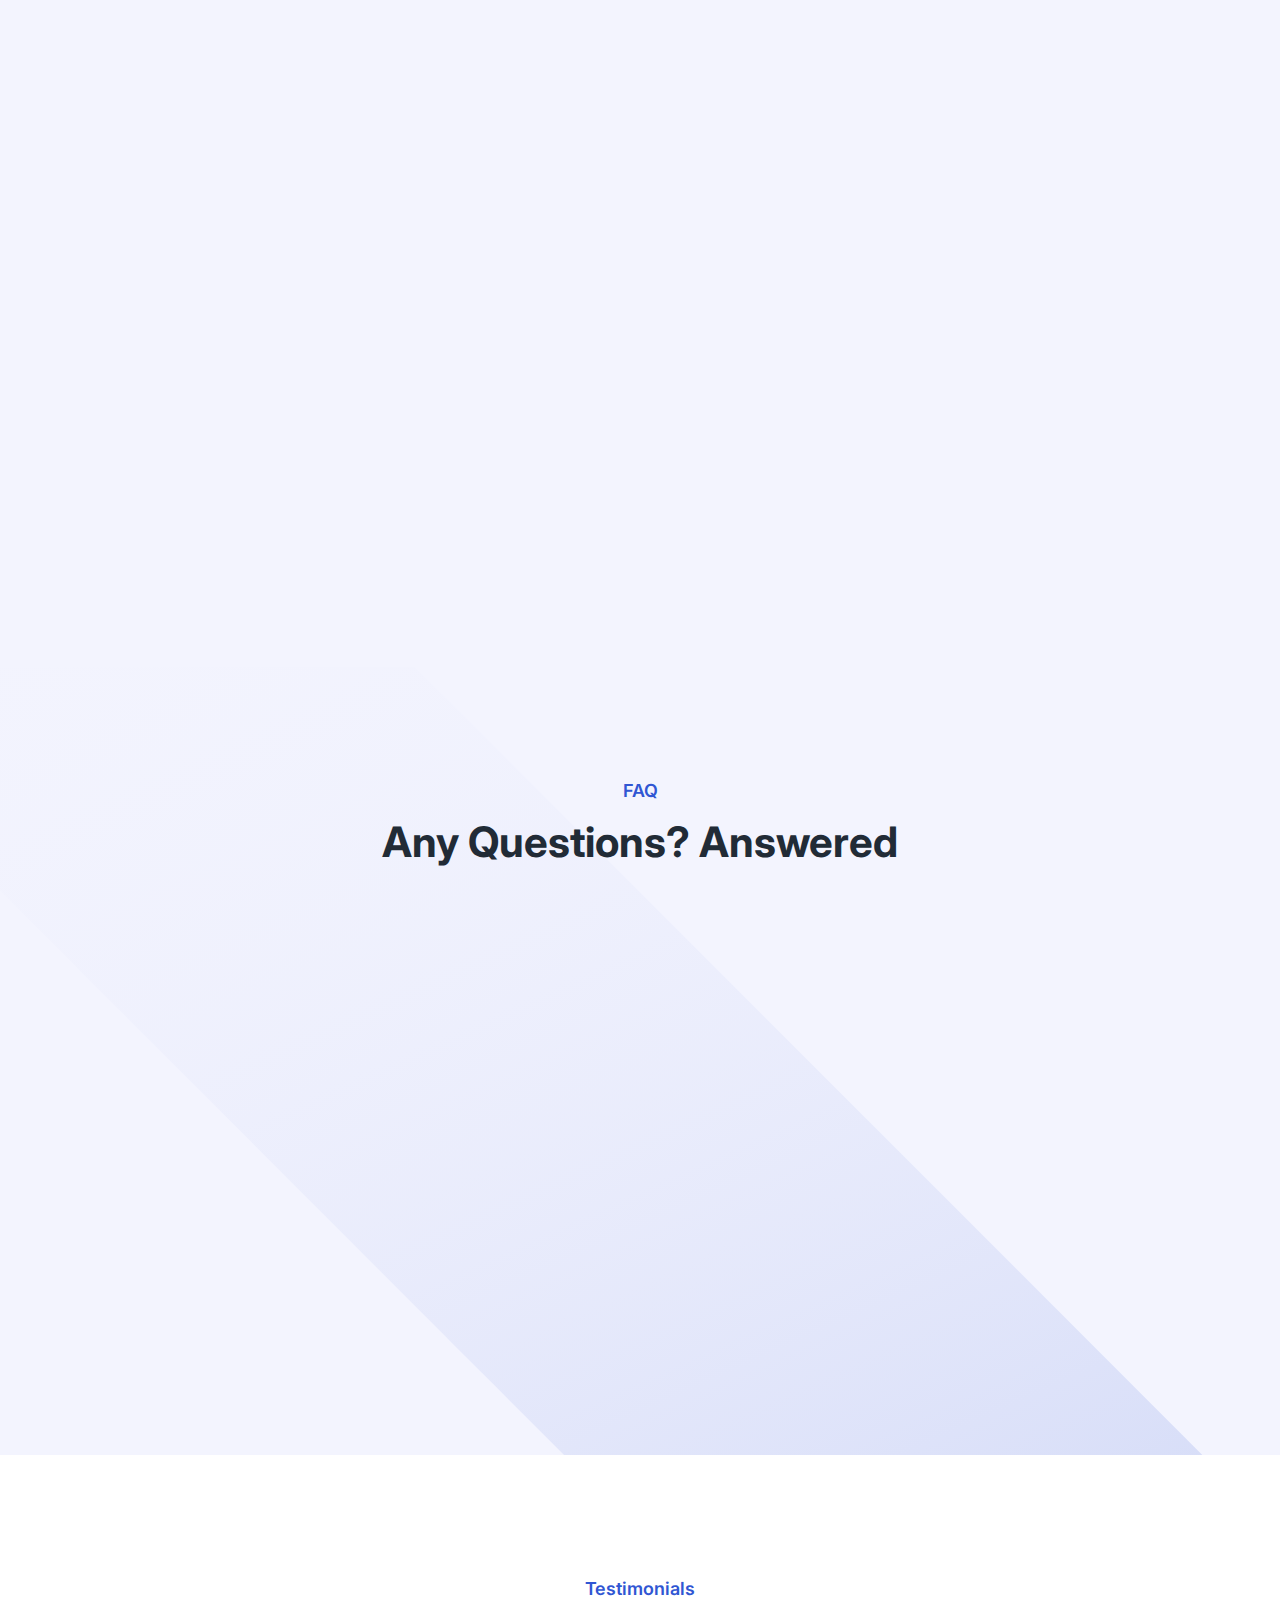
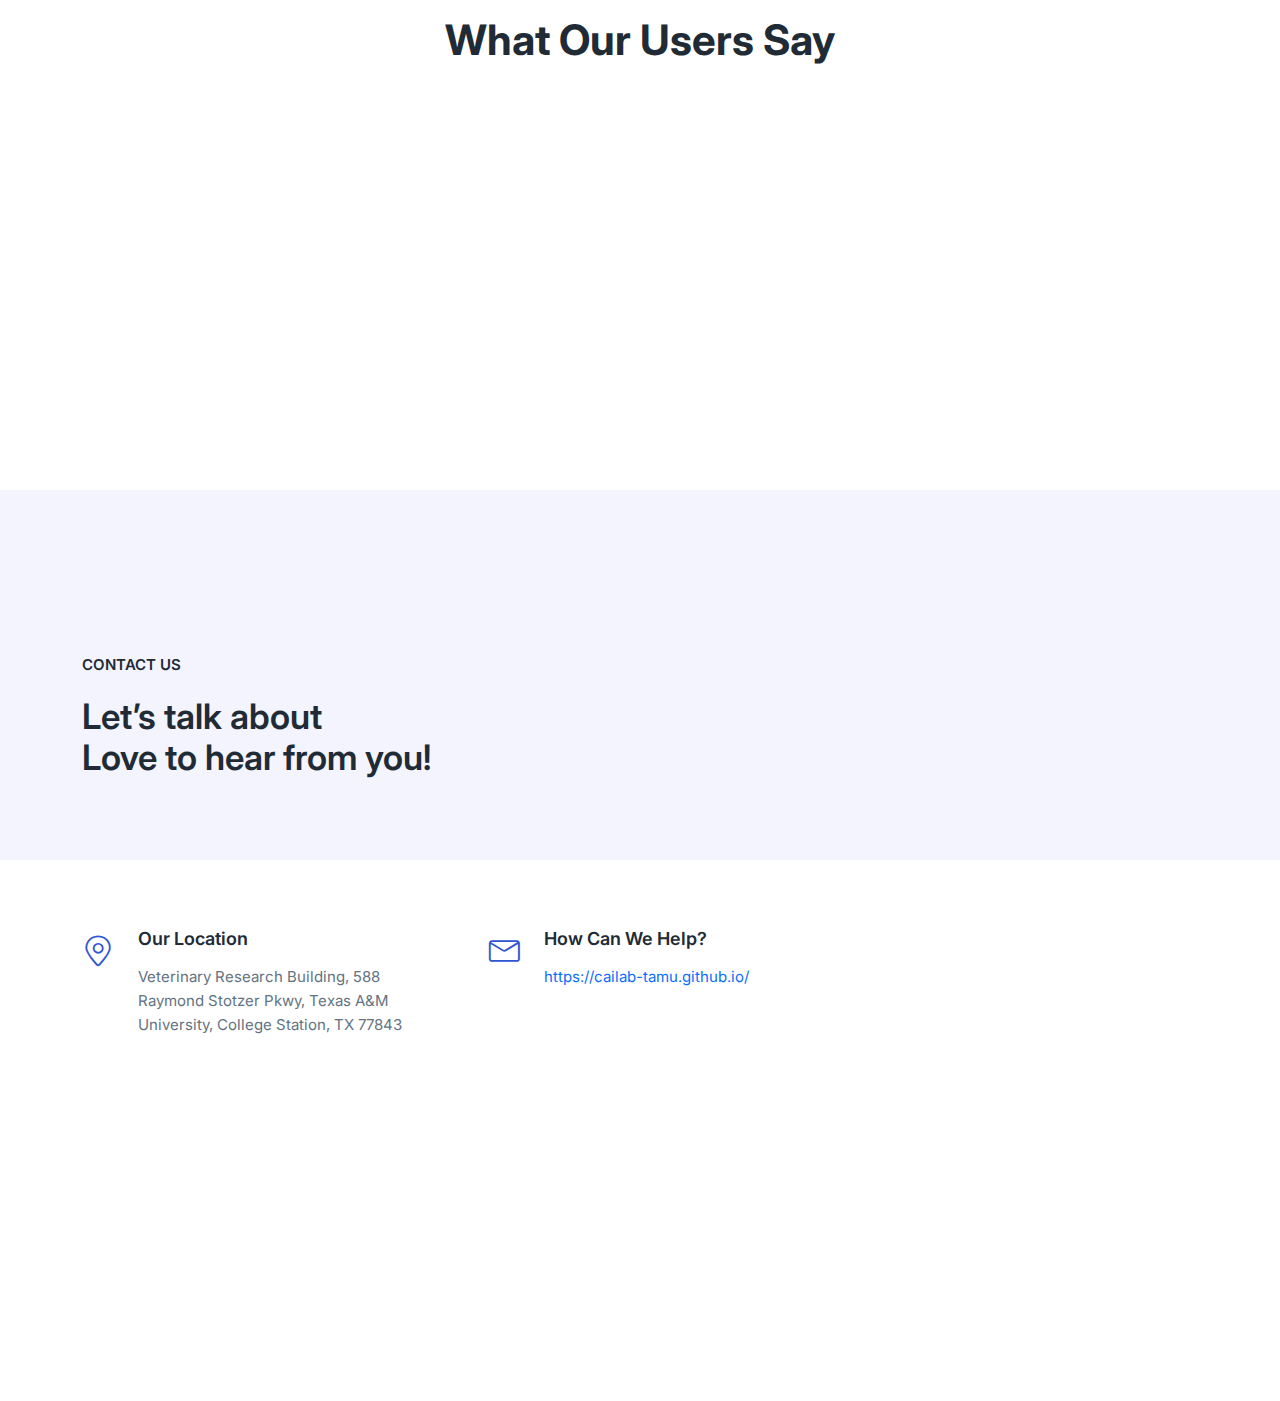
<file: index_with_popup.html>
<!-- =========

	Template Name: Play
	Author: UIdeck
	Author URI: https://uideck.com/
	Support: https://uideck.com/support/
	Version: 1.1

========== -->

<!DOCTYPE html>
<html lang="en">
  <head>
    <meta charset="UTF-8" />
    <meta http-equiv="X-UA-Compatible" content="IE=edge" />
    <meta name="viewport" content="width=device-width, initial-scale=1.0" />

      <style>
      .modal {
        display: none;
        position: fixed;
        z-index: 1;
        padding-top: 100px;
        left: 0;
        top: 0;
        width: 500%;
        height: 100%;
        background-color: rgba(0,0,0,0.4);
      }
      .modal-content {
        background-color: #fff;
        margin: auto;
        padding: 20px;
        border: 1px solid #888;
        width: 60%;
      }
      .close {
        float: right;
        color: #aaa;
        font-size: 28px;
        font-weight: bold;
      }
      .close:hover {
        color: black;
        cursor: pointer;
      }
      </style>

    <title>SCGEATOOL :: Single-cell Gene Expression Analysis Tool</title>

    <!-- Primary Meta Tags -->
<meta name="title" content="SCGEATOOL :: Single-cell Gene Expression Analysis Tool">
<meta name="description" content="SCGEATOOL :: Single-cell Gene Expression Analysis Tool">


    <!--====== Favicon Icon ======-->
    <link
      rel="shortcut icon"
      href="assets/images/favicon.svg"
      type="image/svg"
    />

    <!-- ===== All CSS files ===== -->
	<!-- link rel="stylesheet" href="assets/css/bootstrap.css" /-->
    <link rel="stylesheet" href="assets/css/bootstrap.min.css" />
    <link rel="stylesheet" href="assets/css/animate.css" />
    <link rel="stylesheet" href="assets/css/lineicons.css" />
    <link rel="stylesheet" href="assets/css/ud-styles.css" />
	
  </head>
  <body>

<div id="popupModal" class="modal">
  <div class="modal-content">
    <span class="close">&times;</span>
    <p>Hey, "scGEAToolApp" is now available on the #MicrosoftStore!</p>
    <p>Download it today. <a href="https://apps.microsoft.com/store/detail/9N0MRFH4RZ0R?cid=DevShareMTwPCBIL" target="_blank">https://apps.microsoft.com/store/detail/9N0MRFH4RZ0R</a>.</p>
  </div>
</div>


    <!-- ====== Header Start ====== -->
    <header class="ud-header">
      <div class="container">
        <div class="row">
          <div class="col-lg-12">
            <nav class="navbar navbar-expand-lg">
              <a class="navbar-brand" href="index.html">
                <!-- img src="assets/images/logo/logo.svg" alt="Logo" / //-->
              </a>
              <button class="navbar-toggler">
                <span class="toggler-icon"> </span>
                <span class="toggler-icon"> </span>
                <span class="toggler-icon"> </span>
              </button>

              <div class="navbar-collapse">
                <ul id="nav" class="navbar-nav mx-auto">
                  <li class="nav-item">
                    <a class="ud-menu-scroll" href="#home">Home</a>
                  </li>
				  
                  <li class="nav-item">
                    <a class="ud-menu-scroll" href="#about">About</a>
                  </li>

                  <li class="nav-item">
                    <a class="ud-menu-scroll" href="#features">Features</a>
                  </li>

				  
                  <!-- li class="nav-item">
                    <a class="ud-menu-scroll" href="#team">Team</a>
                  </li //-->
				  
                  <li class="nav-item">
                    <a class="ud-menu-scroll" href="#contact">Contact Us</a>
                  </li>
				  
                  <li class="nav-item nav-item-has-children">
                    <a href="javascript:void(0)"> Resources </a>
                    <ul class="ud-submenu">
                      <li class="ud-submenu-item">
                        <a href="#installation" class="ud-submenu-link">
                          Installation
                        </a>
                      </li>
					  <li class="ud-submenu-item">
                        <a href="#faq" class="ud-submenu-link">
                          FAQ
                        </a>
                      </li>
                      <li class="ud-submenu-item">
                        <a href="https://github.com/jamesjcai/scGEAToolbox" class="ud-submenu-link">
                          GitHub &#8599;
                        </a>
                      </li>
                    </ul>
                  </li>
					  
				  
				  <!--
                  <li class="nav-item nav-item-has-children">
                    <a href="javascript:void(0)"> Pages </a>
                    <ul class="ud-submenu">
                      <li class="ud-submenu-item">
                        <a href="about.html" class="ud-submenu-link">
                          About Page
                        </a>
                      </li>
                      <li class="ud-submenu-item">
                        <a href="pricing.html" class="ud-submenu-link">
                          Pricing Page
                        </a>
                      </li>
                      <li class="ud-submenu-item">
                        <a href="contact.html" class="ud-submenu-link">
                          Contact Page
                        </a>
                      </li>
                      <li class="ud-submenu-item">
                        <a href="blog.html" class="ud-submenu-link">
                          Blog Grid Page
                        </a>
                      </li>
                      <li class="ud-submenu-item">
                        <a href="blog-details.html" class="ud-submenu-link">
                          Blog Details Page
                        </a>
                      </li>
                      <li class="ud-submenu-item">
                        <a href="login.html" class="ud-submenu-link">
                          Sign In Page
                        </a>
                      </li>
                      <li class="ud-submenu-item">
                        <a href="404.html" class="ud-submenu-link">404 Page</a>
                      </li>
					  
                    </ul>
                  </li>
				  //-->
				  
                </ul>
              </div>

              <!-- div class="navbar-btn d-none d-sm-inline-block">
                <a href="login.html" class="ud-main-btn ud-login-btn">
                  Sign In
                </a>
                <a class="ud-main-btn ud-white-btn" href="javascript:void(0)">
                  Sign Up
                </a>
              </div -->
			  
            </nav>
          </div>
        </div>
      </div>
    </header>
    <!-- ====== Header End ====== -->

    <!-- ====== Hero Start ====== -->
    <section class="ud-hero" id="home">
      <div class="container">
        <div class="row">
          <div class="col-lg-12">
            <div class="ud-hero-content wow fadeInUp" data-wow-delay=".2s">
              <h1 class="ud-hero-title">
                SCGEATOOL :: Single-Cell Gene Expression Analysis Tool
              </h1>
              <p class="ud-hero-desc">
                Standalone Application Running on Windows Machines That Do Not Have MATLAB Installed.
              </p>
              <ul class="ud-hero-buttons">
                <li>
                  <a href="https://people.tamu.edu/~jcai/SCGEATOOL_StandaloneApplication.zip" class="ud-main-btn ud-white-btn">
                    Download Now
                  </a>
                </li>
                <li>
                  <a href="#installation" class="ud-main-btn ud-link-btn">
                    Learn How to Install <i class="lni lni-arrow-right"></i>
                  </a>
                </li>
              </ul>
            </div>
            <div
              class="ud-hero-brands-wrapper wow fadeInUp"
              data-wow-delay=".3s"
            >
              <!-- img src="assets/images/hero/brand.svg" alt="brand" / -->
            </div>
            <div class="ud-hero-image wow fadeInUp" data-wow-delay=".25s">
              <img src="assets/images/hero/hero-image.svg" alt="hero-image" />
              <img
                src="assets/images/hero/dotted-shape.svg"
                alt="shape"
                class="shape shape-1"
              />
              <img
                src="assets/images/hero/dotted-shape.svg"
                alt="shape"
                class="shape shape-2"
              />
            </div>
          </div>
        </div>
      </div>
    </section>
    <!-- ====== Hero End ====== -->

    <!-- ====== About Start ====== -->
    <section id="about" class="ud-about">
      <div class="container">
        <div class="ud-about-wrapper wow fadeInUp" data-wow-delay=".2s">
          <div class="ud-about-content-wrapper">
            <div class="ud-about-content">
              <span class="tag">About</span>
              <h2>Brilliant Interactive Tool to Give Complete Control Over Single-Cell Data Points.</h2>
              <p>
				SCGEATOOL is a lightweight and blazing fast desktop application that provides interactive visualization functionality to analyze single-cell transcriptomic data. 
        SCGEATOOL allows you to easily interrogate different views of your scRNA-seq data to quickly gain insights into the underlying biology. SCGEATOOL is a pre-compiled 
        standalone application developed in MATLAB. Pre-compiled standalone releases are meant for those environments without access to 
				MATLAB licenses. Standalone releases provide access to all of the functionality of the standard MATLAB scGEAToolbox encapsulated in a single application. 
        SCGEATOOL is open-sourced to allow you to experience the added flexibility and 
				speed of the MATLAB environment when needed.
              </p>

              <a href="#features" class="ud-main-btn">Learn More</a>
            </div>
          </div>
          <div class="ud-about-image">
            <img src="assets/images/about/about-image.svg" alt="about-image" />
			<center>
			<video width="440" height="" controls autoplay muted loop>
  <source src="assets/images/about/about.mp4" type="video/mp4">
  </video></center>
          </div>
        </div>
      </div>
    </section>
    <!-- ====== About End ====== -->

    <!-- ====== Features Start ====== -->
    <section id="features" class="ud-features">
      <div class="container">
        <div class="row">
          <div class="col-lg-12">
            <div class="ud-section-title">
              <span>Features</span>
              <h2>Main Features</h2>
              <p>
                There are many features of SCGEATOOL as an end-to-end desktop application for single-cell transcriptome analysis.
              </p>
            </div>
          </div>
        </div>
        <div class="row">
		
          <div class="col-xl-3 col-lg-3 col-sm-6">
            <div class="ud-single-feature wow fadeInUp" data-wow-delay=".2s">
              <div class="ud-feature-icon">
                <i class="lni lni-layout"></i>
              </div>
              <div class="ud-feature-content">
                <h3 class="ud-feature-title">All Essential Functions</h3>
                <p class="ud-feature-desc">
                  With simple clicks, you can explore data with user-friendly interfaces and access updated functions for all essential tasks in single-cell transcriptome analysis.
                </p>
				<!-- : QC, normalization, dimensionality reduction, clustering, cell type identification, differential expression analysis, gene regulatory analysis, and many more https://youtube.com/playlist?list=PLekWsTmNpdrGr1oOH6GzoNLjPq4i37qJP //-->
                <a href="https://raw.githubusercontent.com/jamesjcai/scGEAToolbox/main/resources/Tooltips.png" class="ud-feature-link" target="learnmore">
                  Learn More				  

                </a>
              </div>
            </div>
          </div>		
		
		<div class="col-xl-3 col-lg-3 col-sm-6">
            <div class="ud-single-feature wow fadeInUp" data-wow-delay=".25s">
              <div class="ud-feature-icon">
                <i class="lni lni-layers"></i>
              </div>
              <div class="ud-feature-content">
                <h3 class="ud-feature-title">Scalable 3D Visualization</h3>
                <p class="ud-feature-desc">
				  SCGEATOOL is optimized to visualize hundreds of thousands of single cells with MATLAB's high-quality interactive techniques, helping you to transform raw in-house data into insights.
                </p>
                <a href="https://youtu.be/QUQtD8ic4z8&t=2512s&rel=0&mute=1&autoplay=0" class="ud-feature-link" target="learnmore">
                  Learn More
                </a>
              </div>
            </div>
          </div>
		  

		  
          <div class="col-xl-3 col-lg-3 col-sm-6">
            <div class="ud-single-feature wow fadeInUp" data-wow-delay=".15s">
              <div class="ud-feature-icon">
                <i class="lni lni-move"></i>
              </div>
              <div class="ud-feature-content">
                <h3 class="ud-feature-title">Versatile Data Integration</h3>
                <p class="ud-feature-desc">
                  SCGEATOOL supports a wide range of cross-study analyses and data integration to deepen your biological understanding. Public scRNA-seq data in the GEO database can be imported without programming knowledge.
                </p>
                <a href="https://youtu.be/YxNfF9UMmSg?t=14&rel=0&mute=1&autoplay=0" class="ud-feature-link" target="learnmore">
                  Learn More
                </a>
              </div>
            </div>
          </div>		  
		  
          <div class="col-xl-3 col-lg-3 col-sm-6">
            <div class="ud-single-feature wow fadeInUp" data-wow-delay=".1s">
              <div class="ud-feature-icon">
                <i class="lni lni-gift"></i>
              </div>
              <div class="ud-feature-content">
                <h3 class="ud-feature-title">Free and Open-Source</h3>
                <p class="ud-feature-desc">
                  Source code for generating the standalone application is available at the GitHub repository. You can also find relevant citing publications by visiting <a href="https://scholar.google.com/scholar?cites=4661048952867744439&as_sdt=5,44&sciodt=0,44&hl=en" target="learnmore">Google Scholar</a>.
                </p>
                <a href="https://github.com/jamesjcai/scGEAToolbox" class="ud-feature-link" target="learnmore">
                  Visit GitHub
                </a>
              </div>
            </div>
          </div>
          
        </div>
      </div>
    </section>
    <!-- ====== Features End ====== -->

    <!-- ====== Installation  Start ====== -->
    <section id="installation" class="ud-about">
      <div class="container">
        <div class="ud-about-wrapper wow fadeInUp" data-wow-delay=".2s">
          <div class="ud-about-content-wrapper">
            <div class="ud-about-content">

	
      <!-- div class="container">
        <div class="row">
          <div class="col-lg-12">
            <div class="ud-section-title" -->
              <span class="tag">Installation</span>
              <h2>Instructions for PC/Windows Installation</h2>
				<p>Step 1. Download <a href="https://ssd.mathworks.com/supportfiles/downloads/R2025b/Release/0/deployment_files/installer/complete/win64/MATLAB_Runtime_R2025b_win64.zip">MATLAB Runtime version 25.2 (R2025b)</a><sup>*</sup> and run the MATLAB Runtime installer<sup>&dagger;</sup>.</p>

				<p>Step 2. Download the file <a href="https://people.tamu.edu/~jcai/SCGEATOOL_StandaloneApplication.zip">SCGEATOOL_StandaloneApplication.zip</a> (224.5 MB) and unzip it.</p>

        <p>Step 3. To start SCGEATOOL simply double-click on the scgeatool.exe icon.</p>

				<p><font size=2><sup>*</sup>Visit <a href="https://www.mathworks.com/products/compiler/matlab-runtime.html" target="_blank">MATLAB Runtime website</a> for more information.<br><sup>&dagger;</sup>Admin privileges are required to install MATLAB Runtime.
				<!-- br><sup>&sect;</sup>In case you see the Publisher Unknown warning message, ignore it and continue.</font //-->
				</p>

              
            </div>
          </div>
		  
         <div class="ud-about-image">
            <img width=400 height=619 src="assets/images/splash.png" alt="about-image" />
          </div>

		  
        </div>
       
	  </div>
    </section>
    <!-- ====== Installation End ====== -->
	
    <!-- ====== FAQ Start ====== -->
    <section id="faq" class="ud-faq">
      <div class="shape">
        <img src="assets/images/faq/shape.svg" alt="shape" />
      </div>
      <div class="container">
        <div class="row">
          <div class="col-lg-12">
            <div class="ud-section-title text-center mx-auto">
              <span>FAQ</span>
              <h2>Any Questions? Answered</h2>
              <p>
 
              </p>
            </div>
          </div>
		</div>

        <div class="row">
          <div class="col-lg-6">
            <div class="ud-single-faq wow fadeInUp" data-wow-delay=".1s">
              <div class="accordion">
                <button
                  class="ud-faq-btn collapsed"
                  data-bs-toggle="collapse"
                  data-bs-target="#collapseOne"
                >
                  <span class="icon flex-shrink-0">
                    <i class="lni lni-chevron-down"></i>
                  </span>
                  <span>What if I have MATLAB?</span>
                </button>
                <div id="collapseOne" class="accordion-collapse collapse">
                  <div class="ud-faq-body">
					SCGEATOOL is a standalone application running on Windows 
					machines that do not have MATLAB installed. If your PC has 
					MATLAB installed, you should run MATLAB and install scGEAToolbox. 
					Click <a href="https://scgeatoolbox.readthedocs.io/en/latest/quick_installation.html">here</a> to learn how. 
                  </div>
                </div>
              </div>
            </div>
			
			<div class="ud-single-faq wow fadeInUp" data-wow-delay=".15s">
              <div class="accordion">
                <button
                  class="ud-faq-btn collapsed"
                  data-bs-toggle="collapse"
                  data-bs-target="#collapseTwo"
                >
                  <span class="icon flex-shrink-0">
                    <i class="lni lni-chevron-down"></i>
                  </span>
                  <span>What are some functions of SCGEATOOL that are not available elsewhere?</span>
                </button>
                <div id="collapseTwo" class="accordion-collapse collapse">
                  <div class="ud-faq-body">
                    SCGEATOOL is a highly interactive cell browser for single-cell data analysis. It has several unique functions cannot be found in any other single-cell data analysis tools. These functions include, for example, SC_SPLINEFIT, <a href="https://academic.oup.com/bib/article/22/6/bbab295/6341636">one of the best algorithms</a> for identifying highly variable genes (HVGs), <a href="https://doi.org/10.1016/j.patter.2020.100139">scTenifoldNet</a>, a machine learning workflow for constructing and comparing single-cell gene regulatory networks (scGRNs), <a href="https://doi.org/10.1016/j.patter.2022.100434">scTenifoldKnk</a>, a virtual knockout (KO) method for gene function prediction, and <a href="https://www.cell.com/cell-systems/fulltext/S2405-4712(23)00030-3">scTenifoldXct</a>, a semi-supervised method for predicting cell-cell interactions and mapping cellular communication graphs.
                  </div>
                </div>
              </div>
            </div>
          
			<div class="ud-single-faq wow fadeInUp" data-wow-delay=".2s">
              <div class="accordion">
                <button
                  class="ud-faq-btn collapsed"
                  data-bs-toggle="collapse"
                  data-bs-target="#collapseThree"
                >
                  <span class="icon flex-shrink-0">
                    <i class="lni lni-chevron-down"></i>
                  </span>
                  <span>Can I use SCGEATOOL through my web browser?</span>
                </button>
                <div id="collapseThree" class="accordion-collapse collapse">
                  <div class="ud-faq-body">
                    MATLAB Online<sup>TM</sup> provides access to MATLAB from any standard
                    web browser. Wherever you have Internet access, you can use
                    SCGEATOOL by click <a href="https://matlab.mathworks.com/open/github/v1?repo=jamesjcai/scGEAToolbox&file=online_landing.m">Run scgeatool.m in MATLAB Online</a>.
                  </div>
                </div>
              </div>
            </div>
            
		  </div>
          
		  
		  <div class="col-lg-6">
              <div class="ud-single-faq wow fadeInUp" data-wow-delay=".1s">
              <div class="accordion">
                <button
                  class="ud-faq-btn collapsed"
                  data-bs-toggle="collapse"
                  data-bs-target="#collapseFour"
                >
                  <span class="icon flex-shrink-0">
                    <i class="lni lni-chevron-down"></i>
                  </span>
                  <span>Why do I receive security warning in unknown publisher?</span>
                </button>
                <div id="collapseFour" class="accordion-collapse collapse">
                  <div class="ud-faq-body">
                    Most of the users must have seen the security warning, when 
					you try to run a file downloaded from the Internet or an 
					executable file that is located in a Network shared folder.
					It usually occurs when the file like scgeatool.exe is not 
					digitally signed. You can ignore this warning when you run 
					SCGEATOOL.
                  </div>
                </div>
              </div>
            </div>

		  	<div class="ud-single-faq wow fadeInUp" data-wow-delay=".15s">
              <div class="accordion">
                <button
                  class="ud-faq-btn collapsed"
                  data-bs-toggle="collapse"
                  data-bs-target="#collapseFive"
                >
                  <span class="icon flex-shrink-0">
                    <i class="lni lni-chevron-down"></i>
                  </span>
                  <span>Does SCGEATOOL support spatial transcriptomics data analysis?</span>
                </button>
                <div id="collapseFive" class="accordion-collapse collapse">
                  <div class="ud-faq-body">
                    SCGEATOOL does have an additional <a href="assets/images/stgeatool.png" target=_blank>module</a> that supports 
                    spatial transcriptomics data analysis. The module is not 
                    included in current release of SCGEATOOL. Please <a href="#contact">Contact Us</a> 
                    for more information.                    
                  </div>
                </div>
              </div>
            </div>
           
		   <!-- div class="ud-single-faq wow fadeInUp" data-wow-delay=".2s">
              <div class="accordion">
                <button
                  class="ud-faq-btn collapsed"
                  data-bs-toggle="collapse"
                  data-bs-target="#collapseSix"
                >
                  <span class="icon flex-shrink-0">
                    <i class="lni lni-chevron-down"></i>
                  </span>
                  <span>Where and how to host this template?</span>
                </button>
                <div id="collapseSix" class="accordion-collapse collapse">
                  <div class="ud-faq-body">
                    Lorem Ipsum is simply dummy text of the printing and
                    typesetting industry. Lorem Ipsum has been the industry's
                    standard dummy text ever since the 1500s, when an unknown
                    printer took a galley of type and scrambled it to make a
                    type specimen book.
                  </div>
                </div>
              </div>
            </div -->
		  </div>
		  
		</div>
      </div>
    </section>
    <!-- ====== FAQ End ====== -->


    <!-- ====== Testimonials Start ====== -->
    <section id="testimonials" class="ud-testimonials">
      <div class="container">
        <div class="row">
          <div class="col-lg-12">
            <div class="ud-section-title mx-auto text-center">
              <span>Testimonials</span>
              <h2>What our Users Say</h2>
              <p>
			  
              </p>
            </div>
          </div>
        </div>

        <div class="row">
          <div class="col-lg-4 col-md-6">
            <div
              class="ud-single-testimonial wow fadeInUp"
              data-wow-delay=".1s"
            >
              <div class="ud-testimonial-ratings">
                <i class="lni lni-star-filled"></i>
                <i class="lni lni-star-filled"></i>
                <i class="lni lni-star-filled"></i>
                <i class="lni lni-star-filled"></i>
                <i class="lni lni-star-filled"></i>
              </div>
              <div class="ud-testimonial-content">
                <p>
                  For people like me who have little R coding experience, this software has made it much easier for analyzing our single cell data.
                </p>
              </div>
              <div class="ud-testimonial-info">
                <div class="ud-testimonial-image">
                  <img
                    src="assets/images/testimonials/author-01.png"
                    alt="author"
                  />
                </div>
                <div class="ud-testimonial-meta">
                  <h4>Biao Cao</h4>
                  <p>Shanghai Institute of Nutrition and Health</p>
                </div>
              </div>
            </div>
          </div>
          <div class="col-lg-4 col-md-6">
            <div
              class="ud-single-testimonial wow fadeInUp"
              data-wow-delay=".15s"
            >
              <div class="ud-testimonial-ratings">
                <i class="lni lni-star-filled"></i>
                <i class="lni lni-star-filled"></i>
                <i class="lni lni-star-filled"></i>
                <i class="lni lni-star-filled"></i>
                <i class="lni lni-star-filled"></i>
              </div>
              <div class="ud-testimonial-content">
                <p>
                  I am enjoying the software a lot. It works pretty good! I really like the 3d-t-SNE that you made. This is so intuitive and nice.
                </p>
              </div>
              <div class="ud-testimonial-info">
                <div class="ud-testimonial-image">
                  <img
                    src="assets/images/testimonials/author-02.png"
                    alt="author"
                  />
                </div>
                <div class="ud-testimonial-meta">
                  <h4>Munemasa Mori</h4>
                  <p>Columbia University</p>
                </div>
              </div>
            </div>
          </div>
          <div class="col-lg-4 col-md-6">
            <div
              class="ud-single-testimonial wow fadeInUp"
              data-wow-delay=".2s"
            >
              <div class="ud-testimonial-ratings">
                <i class="lni lni-star-filled"></i>
                <i class="lni lni-star-filled"></i>
                <i class="lni lni-star-filled"></i>
                <i class="lni lni-star-filled"></i>
                <i class="lni lni-star-filled"></i>
              </div>
              <div class="ud-testimonial-content">
                <p>
                  Our members are so impressed. It's a really convient, powerful and highly interactive software!
                </p>
              </div>
              <div class="ud-testimonial-info">
                <div class="ud-testimonial-image">
                  <img
                    src="assets/images/testimonials/author-03.png"
                    alt="author"
                  />
                </div>
                <div class="ud-testimonial-meta">
                  <h4>Ken Muneoka</h4>
                  <p>Texas A&M University</p>
                </div>
              </div>
            </div>
          </div>
        </div>
        <!-- div class="row">
          <div class="col-lg-12">
            <div class="ud-brands wow fadeInUp" data-wow-delay=".2s">
              <div class="ud-title">
                <h6>Trusted and Used by</h6>
              </div>
              <div class="ud-brands-logo">
                <div class="ud-single-logo">
                  <img src="assets/images/brands/ayroui.svg" alt="ayroui" />
                </div>
                <div class="ud-single-logo">
                  <img src="assets/images/brands/uideck.svg" alt="uideck" />
                </div>
                <div class="ud-single-logo">
                  <img
                    src="assets/images/brands/graygrids.svg"
                    alt="graygrids"
                  />
                </div>
                <div class="ud-single-logo">
                  <img
                    src="assets/images/brands/lineicons.svg"
                    alt="lineicons"
                  />
                </div>
                <div class="ud-single-logo">
                  <img
                    src="assets/images/brands/ecommerce-html.svg"
                    alt="ecommerce-html"
                  />
                </div>
              </div>
            </div>
          </div>
        </div>
      </div -->
	  
    </section>
    <!-- ====== Testimonials End ====== -->



    <!-- ====== Contact Start ====== -->
    <section id="contact" class="ud-contact">
      <div class="container">
        <div class="row align-items-center">
          <div class="col-xl-8 col-lg-7">
            <div class="ud-contact-content-wrapper">
              <div class="ud-contact-title">
                <span>CONTACT US</span>
                <h2>
                  Let’s talk about <br />
                  Love to hear from you!
                </h2>
              </div>
              <div class="ud-contact-info-wrapper">
                <div class="ud-single-info">
                  <div class="ud-info-icon">
                    <i class="lni lni-map-marker"></i>
                  </div>
                  <div class="ud-info-meta">
                    <h5>Our Location</h5>
                    <p>Veterinary Research Building, 588 Raymond Stotzer Pkwy, Texas A&#38;M University, College Station, TX 77843</p>
                  </div>
                </div>
                <div class="ud-single-info">
                  <div class="ud-info-icon">
                    <i class="lni lni-envelope"></i>
                  </div>
                  <div class="ud-info-meta">
                    <h5>How Can We Help?</h5>
					<p><a href="https://cailab-tamu.github.io/#call-reservation">https://cailab-tamu.github.io/</a></p>
                  </div>
                </div>
              </div>
            </div>
          </div>
          <div class="col-xl-4 col-lg-5">
            <div
              class="ud-contact-form-wrapper wow fadeInUp"
              data-wow-delay=".2s"
            >
              <h3 class="ud-contact-form-title">Send Us a Message</h3>
	      <form class="gform" data-email="jamescai@genomezoo.net" name="sentMessage" id="contactForm" novalidate method="POST" action="https://script.google.com/macros/s/AKfycbxJhbh4DQAltwn5PHDho2L_TqRTonRKm_R3_hTWh7S1BxEs5kRwSu_e1fm-OfjAfquuPQ/exec">
				
		<div class="ud-form-group">
		  <label for="name">Name*</label>
		   <input
			type="text"
			name="name"
			id="name"
			placeholder=""
			required="required"
		  />                  
		  <p class="help-block text-danger"></p>
		</div>
				
          
	  <div class="ud-form-group">
	  <label for="email">Email*</label>
		  <!-- input type="email" id="email" class="form-control" placeholder="Email" required="required" -->
		  <input
			type="email"
			name="email"
			id="email"
			placeholder=""
			required="required"
		  />
		  <p class="help-block text-danger"></p>
		</div>
		
        <div class="ud-form-group">
		<label for="message">Message*</label>
		          <!-- textarea name="message" id="message" class="form-control" rows="4" placeholder="Message" required></textarea -->
                  <textarea
                    name="message"
					id="message"
                    rows="1"
                    placeholder=""					
					required="required"
                  ></textarea>  
          <p class="help-block text-danger"></p>
        </div>
								 
                <div class="ud-form-group mb-0">
				       <div id="success"></div>
                  <button type="submit" class="ud-main-btn">
                    Send Message
                  </button>
                </div>
				
				
				
              </form>
            </div>
          
		  
		  
		  
		  
		  </div>
        </div>
      </div>
    </section>
    <!-- ====== Contact End ====== -->

    <!-- ====== Footer Start ====== //-->
    <footer class="ud-footer wow fadeInUp" data-wow-delay=".15s">
      <div class="shape shape-1">
        <img src="assets/images/footer/shape-1.svg" alt="shape" />
      </div>
      <div class="shape shape-2">
        <img src="assets/images/footer/shape-2.svg" alt="shape" />
      </div>
      <div class="shape shape-3">
        <img src="assets/images/footer/shape-3.svg" alt="shape" />
      </div>
      <div class="ud-footer-widgets">
        <div class="container">
          <div class="row">

        </div>
      </div>
      <div class="ud-footer-bottom">
        <div class="container">
          <!-- div class="row">
            <div class="col-md-8">
              <ul class="ud-footer-bottom-left">
                <li>
                  <a href="javascript:void(0)">Privacy policy</a>
                </li>
                <li>
                  <a href="javascript:void(0)">Support policy</a>
                </li>
                <li>
                  <a href="javascript:void(0)">Terms of service</a>
                </li>
              </ul>
            </div>
            <div class="col-md-4">
              <p class="ud-footer-bottom-right">
                Designed and Developed by
                <a href="https://uideck.com" rel="nofollow">UIdeck</a>
              </p>
            </div>
          </div -->
		  
		  
        </div>
      </div>
    </footer>
     <!-- ====== Footer End ====== -->


    <!-- ====== Back To Top Start ====== -->
    <a href="javascript:void(0)" class="back-to-top">
      <i class="lni lni-chevron-up"> </i>
    </a>
    <!-- ====== Back To Top End ====== -->

    <!-- ====== All Javascript Files ====== -->
    <script src="assets/js/bootstrap.bundle.min.js"></script>
    <script src="assets/js/wow.min.js"></script>
    <script src="assets/js/main.js"></script>
	<script src="assets/js/jquery.1.11.1.js"></script> 
	<script src="assets/js/bootstrap.js"></script> 
	<script src="assets/js/jquery.isotope.js"></script> 
	<script src="assets/js/jqBootstrapValidation.js"></script> 
    <script src="assets/js/contact_me.js"></script> 

    <script>
      // ==== for menu scroll
      const pageLink = document.querySelectorAll(".ud-menu-scroll");

      pageLink.forEach((elem) => {
        elem.addEventListener("click", (e) => {
          e.preventDefault();
          document.querySelector(elem.getAttribute("href")).scrollIntoView({
            behavior: "smooth",
            offsetTop: 1 - 60,
          });
        });
      });

      // section menu active
      function onScroll(event) {
        const sections = document.querySelectorAll(".ud-menu-scroll");
        const scrollPos =
          window.pageYOffset ||
          document.documentElement.scrollTop ||
          document.body.scrollTop;

        for (let i = 0; i < sections.length; i++) {
          const currLink = sections[i];
          const val = currLink.getAttribute("href");
          const refElement = document.querySelector(val);
          const scrollTopMinus = scrollPos + 73;
          if (
            refElement.offsetTop <= scrollTopMinus &&
            refElement.offsetTop + refElement.offsetHeight > scrollTopMinus
          ) {
            document
              .querySelector(".ud-menu-scroll")
              .classList.remove("active");
            currLink.classList.add("active");
          } else {
            currLink.classList.remove("active");
          }
        }
      }

      window.document.addEventListener("scroll", onScroll);
    </script>

    <script>
    // Wait for the page to fully load
    window.onload = function() {
      var modal = document.getElementById("popupModal");
      var span = document.getElementsByClassName("close")[0];

      // Show the modal after a short delay (optional)
      setTimeout(function() {
        modal.style.display = "block";
      }, 500);

      // Close when user clicks the ×
      span.onclick = function() {
        modal.style.display = "none";
      }

      // Close when user clicks outside the modal
      window.onclick = function(event) {
        if (event.target == modal) {
          modal.style.display = "none";
        }
      }
    }
    </script>

  </body>
</html>
</file>
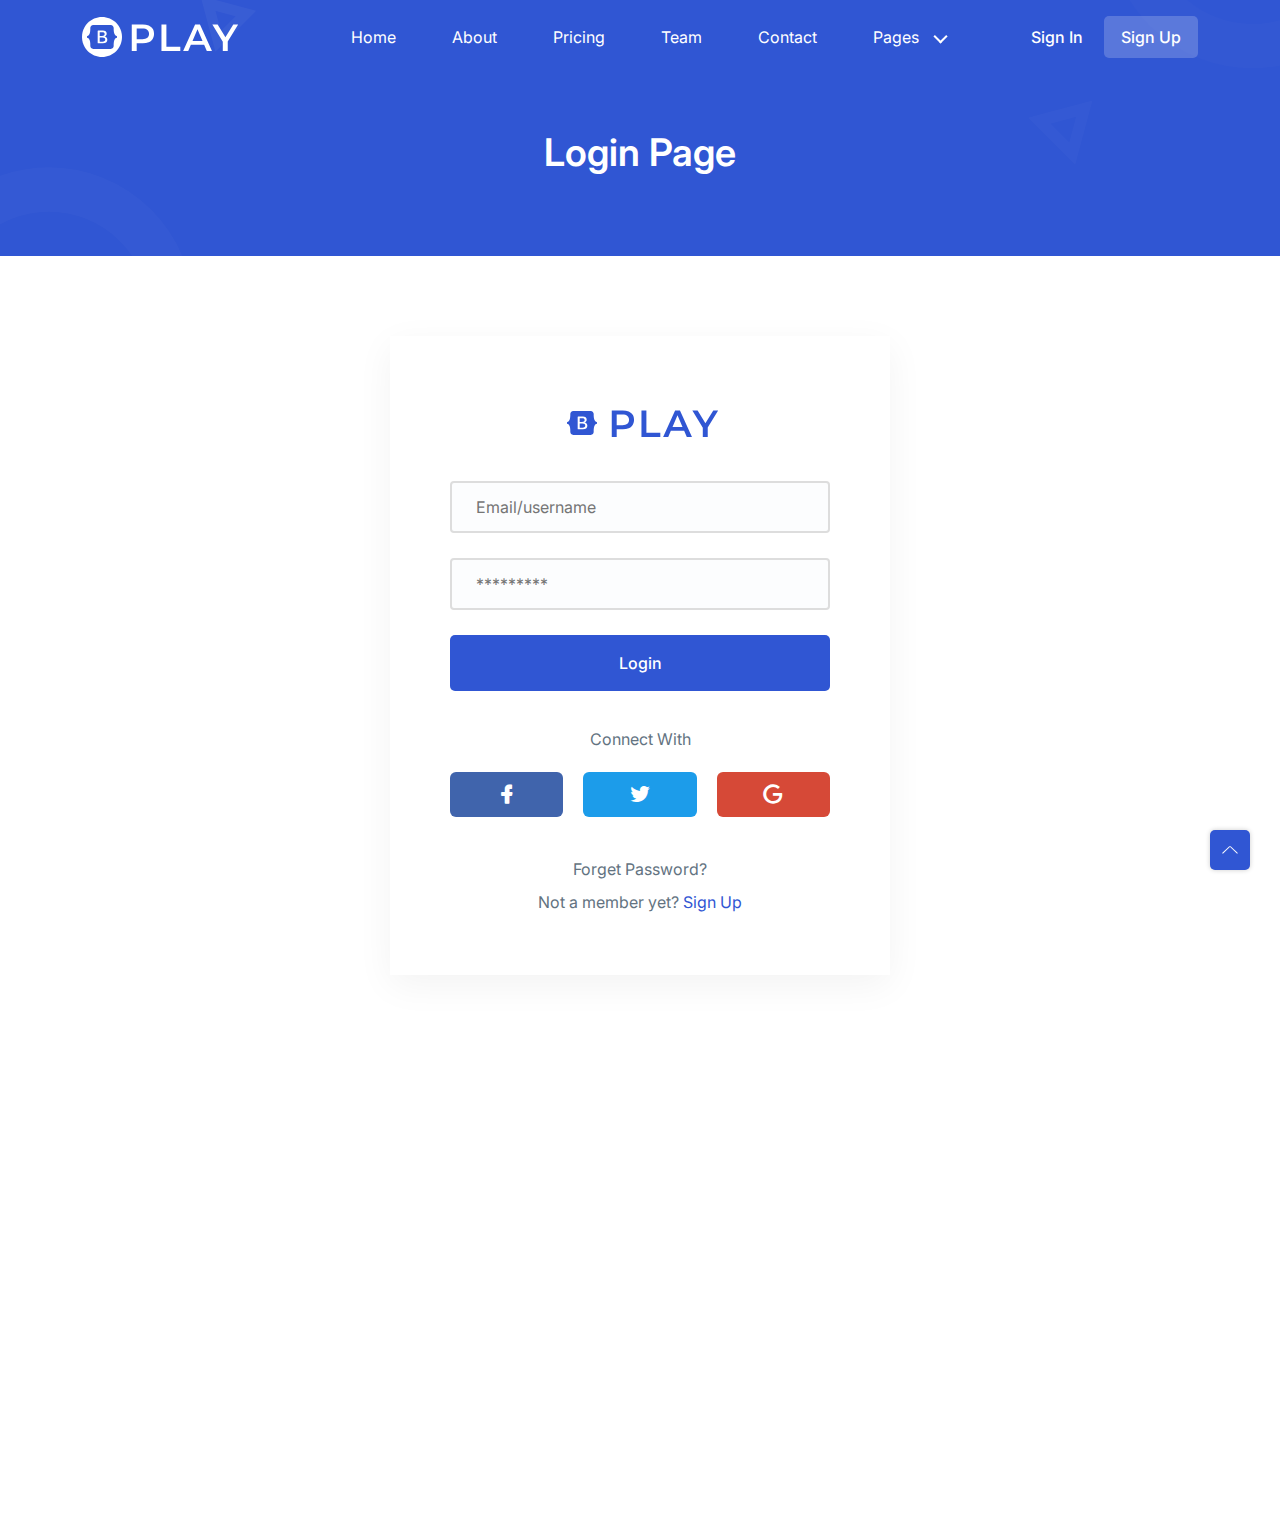
<file: login.html>
<!-- =========

	Template Name: Play
	Author: UIdeck
	Author URI: https://uideck.com/
	Support: https://uideck.com/support/
	Version: 1.1

========== -->

<!DOCTYPE html>
<html lang="en">
  <head>
    <meta charset="UTF-8" />
    <meta http-equiv="X-UA-Compatible" content="IE=edge" />
    <meta name="viewport" content="width=device-width, initial-scale=1.0" />
    <title>Play | Open source Project by UIdeck</title>

    <!--====== Favicon Icon ======-->
    <link
      rel="shortcut icon"
      href="assets/images/favicon.svg"
      type="image/svg"
    />

    <!-- ===== All CSS files ===== -->
    <link rel="stylesheet" href="assets/css/bootstrap.min.css" />
    <link rel="stylesheet" href="assets/css/animate.css" />
    <link rel="stylesheet" href="assets/css/lineicons.css" />
    <link rel="stylesheet" href="assets/css/ud-styles.css" />
  </head>
  <body>
    <!-- ====== Header Start ====== -->
    <header class="ud-header">
      <div class="container">
        <div class="row">
          <div class="col-lg-12">
            <nav class="navbar navbar-expand-lg">
              <a class="navbar-brand" href="index.html">
                <img src="assets/images/logo/logo.svg" alt="Logo" />
              </a>
              <button class="navbar-toggler">
                <span class="toggler-icon"> </span>
                <span class="toggler-icon"> </span>
                <span class="toggler-icon"> </span>
              </button>

              <div class="navbar-collapse">
                <ul id="nav" class="navbar-nav mx-auto">
                  <li class="nav-item">
                    <a class="ud-menu-scroll" href="#home">Home</a>
                  </li>

                  <li class="nav-item">
                    <a class="ud-menu-scroll" href="#about">About</a>
                  </li>
                  <li class="nav-item">
                    <a class="ud-menu-scroll" href="#pricing">Pricing</a>
                  </li>
                  <li class="nav-item">
                    <a class="ud-menu-scroll" href="#team">Team</a>
                  </li>
                  <li class="nav-item">
                    <a class="ud-menu-scroll" href="#contact">Contact</a>
                  </li>
                  <li class="nav-item nav-item-has-children">
                    <a href="javascript:void(0)"> Pages </a>
                    <ul class="ud-submenu">
                      <li class="ud-submenu-item">
                        <a href="about.html" class="ud-submenu-link">
                          About Page
                        </a>
                      </li>
                      <li class="ud-submenu-item">
                        <a href="pricing.html" class="ud-submenu-link">
                          Pricing Page
                        </a>
                      </li>
                      <li class="ud-submenu-item">
                        <a href="contact.html" class="ud-submenu-link">
                          Contact Page
                        </a>
                      </li>
                      <li class="ud-submenu-item">
                        <a href="blog.html" class="ud-submenu-link">
                          Blog Grid Page
                        </a>
                      </li>
                      <li class="ud-submenu-item">
                        <a href="blog-details.html" class="ud-submenu-link">
                          Blog Details Page
                        </a>
                      </li>
                      <li class="ud-submenu-item">
                        <a href="login.html" class="ud-submenu-link">
                          Sign In Page
                        </a>
                      </li>
                      <li class="ud-submenu-item">
                        <a href="404.html" class="ud-submenu-link">404 Page</a>
                      </li>
                    </ul>
                  </li>
                </ul>
              </div>

              <div class="navbar-btn d-none d-sm-inline-block">
                <a href="login.html" class="ud-main-btn ud-login-btn">
                  Sign In
                </a>
                <a class="ud-main-btn ud-white-btn" href="javascript:void(0)">
                  Sign Up
                </a>
              </div>
            </nav>
          </div>
        </div>
      </div>
    </header>
    <!-- ====== Header End ====== -->

    <!-- ====== Banner Start ====== -->
    <section class="ud-page-banner">
      <div class="container">
        <div class="row">
          <div class="col-lg-12">
            <div class="ud-banner-content">
              <h1>Login Page</h1>
            </div>
          </div>
        </div>
      </div>
    </section>
    <!-- ====== Banner End ====== -->

    <!-- ====== Login Start ====== -->
    <section class="ud-login">
      <div class="container">
        <div class="row">
          <div class="col-lg-12">
            <div class="ud-login-wrapper">
              <div class="ud-login-logo">
                <img src="assets/images/logo/logo-2.svg" alt="logo" />
              </div>
              <form class="ud-login-form">
                <div class="ud-form-group">
                  <input
                    type="email"
                    name="email"
                    placeholder="Email/username"
                  />
                </div>
                <div class="ud-form-group">
                  <input
                    type="password"
                    name="password"
                    placeholder="*********"
                  />
                </div>
                <div class="ud-form-group">
                  <button type="submit" class="ud-main-btn w-100">Login</button>
                </div>
              </form>

              <div class="ud-socials-connect">
                <p>Connect With</p>

                <ul>
                  <li>
                    <a href="javascript:void(0)" class="facebook">
                      <i class="lni lni-facebook-filled"></i>
                    </a>
                  </li>
                  <li>
                    <a href="javascript:void(0)" class="twitter">
                      <i class="lni lni-twitter-filled"></i>
                    </a>
                  </li>
                  <li>
                    <a href="javascript:void(0)" class="google">
                      <i class="lni lni-google"></i>
                    </a>
                  </li>
                </ul>
              </div>

              <a class="forget-pass" href="javascript:void(0)">
                Forget Password?
              </a>
              <p class="signup-option">
                Not a member yet? <a href="javascript:void(0)"> Sign Up </a>
              </p>
            </div>
          </div>
        </div>
      </div>
    </section>
    <!-- ====== Login End ====== -->

    <!-- ====== Footer Start ====== -->
    <footer class="ud-footer wow fadeInUp" data-wow-delay=".15s">
      <div class="shape shape-1">
        <img src="assets/images/footer/shape-1.svg" alt="shape" />
      </div>
      <div class="shape shape-2">
        <img src="assets/images/footer/shape-2.svg" alt="shape" />
      </div>
      <div class="shape shape-3">
        <img src="assets/images/footer/shape-3.svg" alt="shape" />
      </div>
      <div class="ud-footer-widgets">
        <div class="container">
          <div class="row">
            <div class="col-xl-3 col-lg-4 col-md-6">
              <div class="ud-widget">
                <a href="index.html" class="ud-footer-logo">
                  <img src="assets/images/logo/logo.svg" alt="logo" />
                </a>
                <p class="ud-widget-desc">
                  We create digital experiences for brands and companies by
                  using technology.
                </p>
                <ul class="ud-widget-socials">
                  <li>
                    <a href="https://twitter.com/MusharofChy">
                      <i class="lni lni-facebook-filled"></i>
                    </a>
                  </li>
                  <li>
                    <a href="https://twitter.com/MusharofChy">
                      <i class="lni lni-twitter-filled"></i>
                    </a>
                  </li>
                  <li>
                    <a href="https://twitter.com/MusharofChy">
                      <i class="lni lni-instagram-filled"></i>
                    </a>
                  </li>
                  <li>
                    <a href="https://twitter.com/MusharofChy">
                      <i class="lni lni-linkedin-original"></i>
                    </a>
                  </li>
                </ul>
              </div>
            </div>

            <div class="col-xl-2 col-lg-2 col-md-6 col-sm-6">
              <div class="ud-widget">
                <h5 class="ud-widget-title">About Us</h5>
                <ul class="ud-widget-links">
                  <li>
                    <a href="javascript:void(0)">Home</a>
                  </li>
                  <li>
                    <a href="javascript:void(0)">Features</a>
                  </li>
                  <li>
                    <a href="javascript:void(0)">About</a>
                  </li>
                  <li>
                    <a href="javascript:void(0)">Testimonial</a>
                  </li>
                </ul>
              </div>
            </div>
            <div class="col-xl-2 col-lg-3 col-md-6 col-sm-6">
              <div class="ud-widget">
                <h5 class="ud-widget-title">Features</h5>
                <ul class="ud-widget-links">
                  <li>
                    <a href="javascript:void(0)">How it works</a>
                  </li>
                  <li>
                    <a href="javascript:void(0)">Privacy policy</a>
                  </li>
                  <li>
                    <a href="javascript:void(0)">Terms of service</a>
                  </li>
                  <li>
                    <a href="javascript:void(0)">Refund policy</a>
                  </li>
                </ul>
              </div>
            </div>
            <div class="col-xl-2 col-lg-3 col-md-6 col-sm-6">
              <div class="ud-widget">
                <h5 class="ud-widget-title">Our Products</h5>
                <ul class="ud-widget-links">
                  <li>
                    <a
                      href="https://lineicons.com/"
                      rel="nofollow noopner"
                      target="_blank"
                      >Lineicons
                    </a>
                  </li>
                  <li>
                    <a
                      href="https://ecommercehtml.com/"
                      rel="nofollow noopner"
                      target="_blank"
                      >Ecommerce HTML</a
                    >
                  </li>
                  <li>
                    <a
                      href="https://ayroui.com/"
                      rel="nofollow noopner"
                      target="_blank"
                      >Ayro UI</a
                    >
                  </li>
                  <li>
                    <a
                      href="https://graygrids.com/"
                      rel="nofollow noopner"
                      target="_blank"
                      >Plain Admin</a
                    >
                  </li>
                </ul>
              </div>
            </div>
            <div class="col-xl-3 col-lg-6 col-md-8 col-sm-10">
              <div class="ud-widget">
                <h5 class="ud-widget-title">Partners</h5>
                <ul class="ud-widget-brands">
                  <li>
                    <a
                      href="https://ayroui.com/"
                      rel="nofollow noopner"
                      target="_blank"
                    >
                      <img
                        src="assets/images/footer/brands/ayroui.svg"
                        alt="ayroui"
                      />
                    </a>
                  </li>
                  <li>
                    <a
                      href="https://ecommercehtml.com/"
                      rel="nofollow noopner"
                      target="_blank"
                    >
                      <img
                        src="assets/images/footer/brands/ecommerce-html.svg"
                        alt="ecommerce-html"
                      />
                    </a>
                  </li>
                  <li>
                    <a
                      href="https://graygrids.com/"
                      rel="nofollow noopner"
                      target="_blank"
                    >
                      <img
                        src="assets/images/footer/brands/graygrids.svg"
                        alt="graygrids"
                      />
                    </a>
                  </li>
                  <li>
                    <a
                      href="https://lineicons.com/"
                      rel="nofollow noopner"
                      target="_blank"
                    >
                      <img
                        src="assets/images/footer/brands/lineicons.svg"
                        alt="lineicons"
                      />
                    </a>
                  </li>
                  <li>
                    <a
                      href="https://uideck.com/"
                      rel="nofollow noopner"
                      target="_blank"
                    >
                      <img
                        src="assets/images/footer/brands/uideck.svg"
                        alt="uideck"
                      />
                    </a>
                  </li>
                  <li>
                    <a
                      href="https://tailwindtemplates.co/"
                      rel="nofollow noopner"
                      target="_blank"
                    >
                      <img
                        src="assets/images/footer/brands/tailwindtemplates.svg"
                        alt="tailwindtemplates"
                      />
                    </a>
                  </li>
                </ul>
              </div>
            </div>
          </div>
        </div>
      </div>
      <div class="ud-footer-bottom">
        <div class="container">
          <div class="row">
            <div class="col-md-8">
              <ul class="ud-footer-bottom-left">
                <li>
                  <a href="javascript:void(0)">Privacy policy</a>
                </li>
                <li>
                  <a href="javascript:void(0)">Support policy</a>
                </li>
                <li>
                  <a href="javascript:void(0)">Terms of service</a>
                </li>
              </ul>
            </div>
            <div class="col-md-4">
              <p class="ud-footer-bottom-right">
                Designed and Developed by
                <a href="https://uideck.com" rel="nofollow">UIdeck</a>
              </p>
            </div>
          </div>
        </div>
      </div>
    </footer>
    <!-- ====== Footer End ====== -->

    <!-- ====== Back To Top Start ====== -->
    <a href="javascript:void(0)" class="back-to-top">
      <i class="lni lni-chevron-up"> </i>
    </a>
    <!-- ====== Back To Top End ====== -->

    <!-- ====== All Javascript Files ====== -->
    <script src="assets/js/bootstrap.bundle.min.js"></script>
    <script src="assets/js/wow.min.js"></script>
    <script src="assets/js/main.js"></script>
  </body>
</html>
</file>
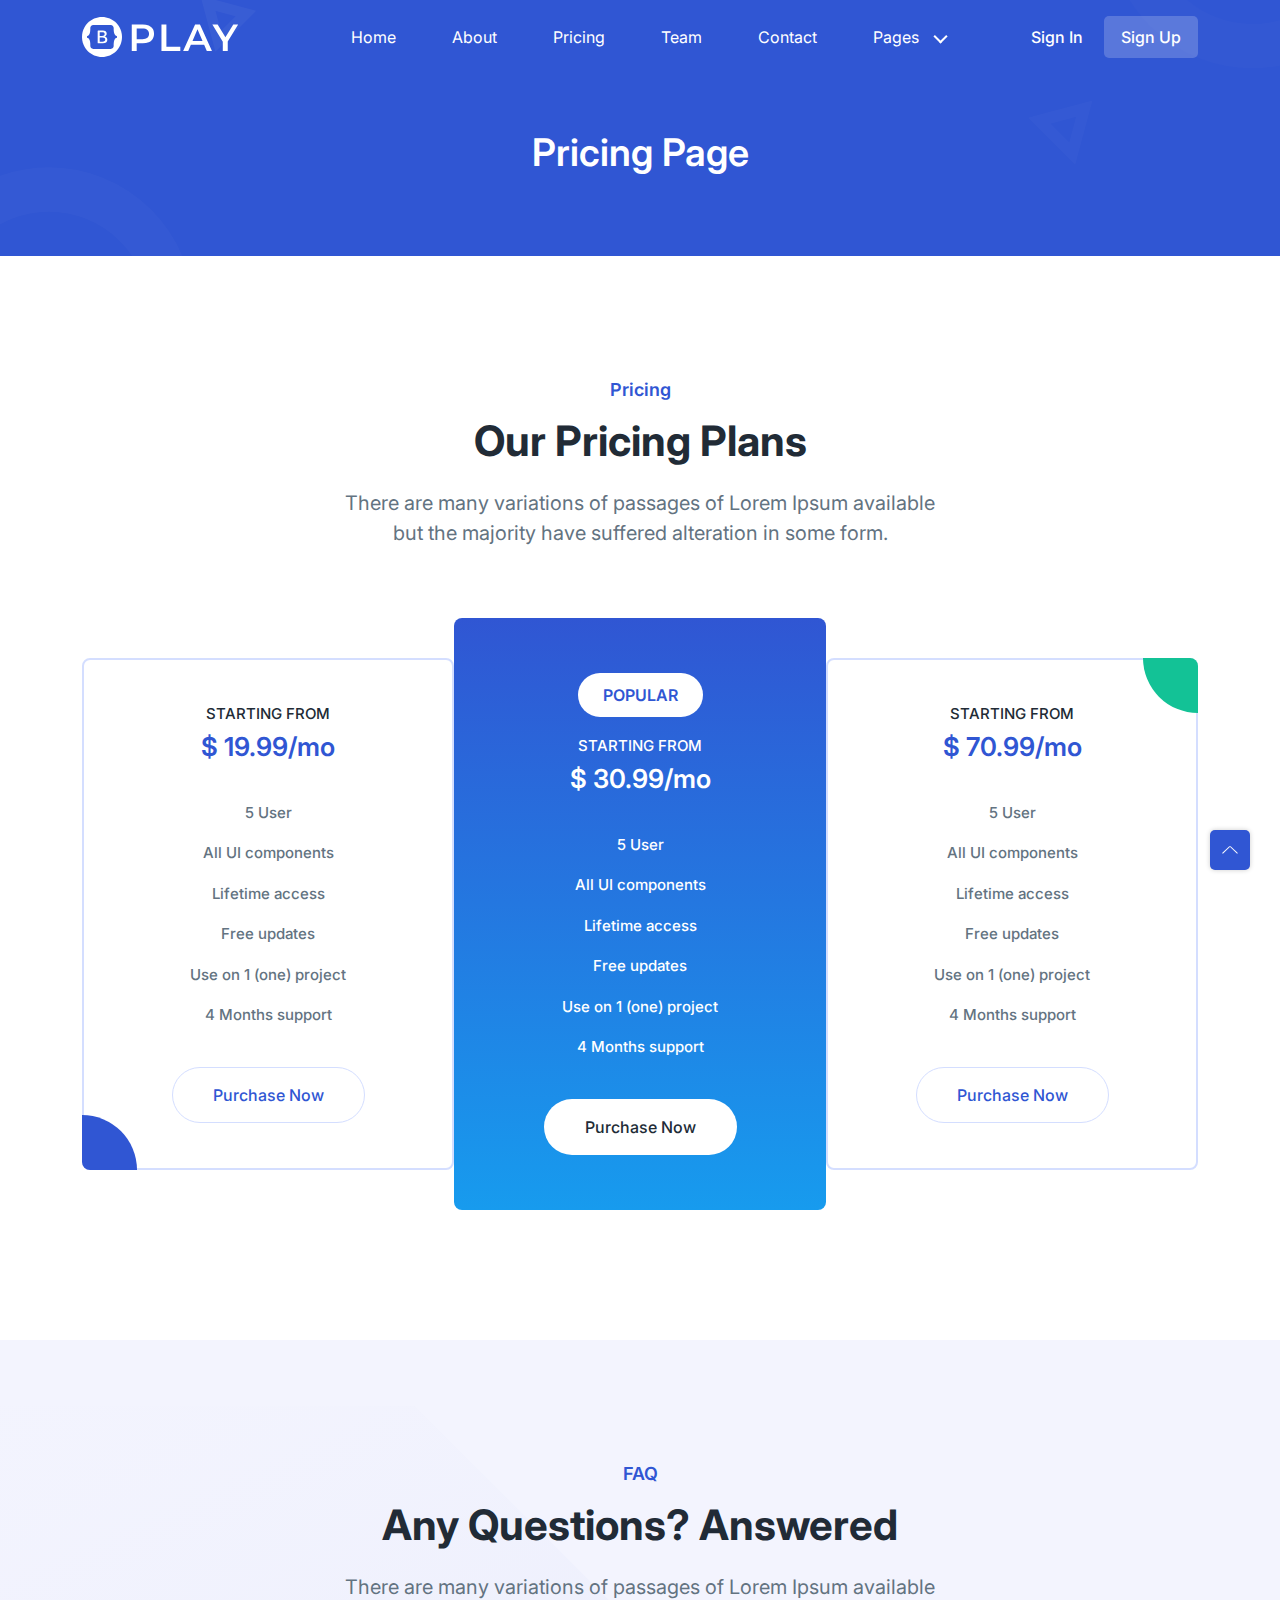
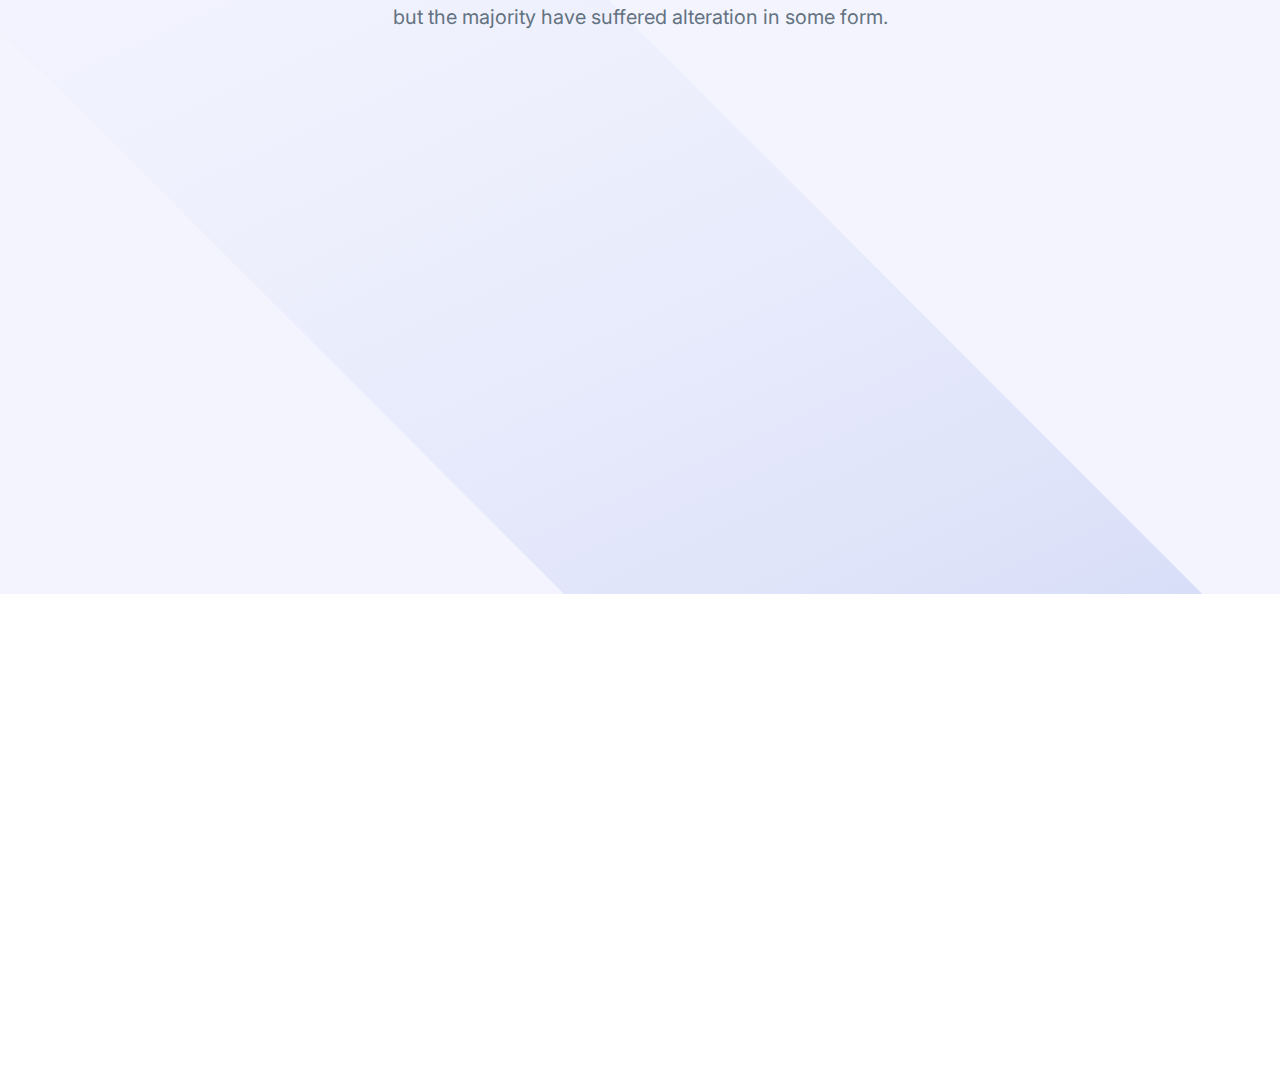
<file: pricing.html>
<!-- =========

	Template Name: Play
	Author: UIdeck
	Author URI: https://uideck.com/
	Support: https://uideck.com/support/
	Version: 1.1

========== -->

<!DOCTYPE html>
<html lang="en">
  <head>
    <meta charset="UTF-8" />
    <meta http-equiv="X-UA-Compatible" content="IE=edge" />
    <meta name="viewport" content="width=device-width, initial-scale=1.0" />
    <title>Play | Open source Project by UIdeck</title>

    <!--====== Favicon Icon ======-->
    <link
      rel="shortcut icon"
      href="assets/images/favicon.svg"
      type="image/svg"
    />

    <!-- ===== All CSS files ===== -->
    <link rel="stylesheet" href="assets/css/bootstrap.min.css" />
    <link rel="stylesheet" href="assets/css/animate.css" />
    <link rel="stylesheet" href="assets/css/lineicons.css" />
    <link rel="stylesheet" href="assets/css/ud-styles.css" />
  </head>
  <body>
    <!-- ====== Header Start ====== -->
    <header class="ud-header">
      <div class="container">
        <div class="row">
          <div class="col-lg-12">
            <nav class="navbar navbar-expand-lg">
              <a class="navbar-brand" href="index.html">
                <img src="assets/images/logo/logo.svg" alt="Logo" />
              </a>
              <button class="navbar-toggler">
                <span class="toggler-icon"> </span>
                <span class="toggler-icon"> </span>
                <span class="toggler-icon"> </span>
              </button>

              <div class="navbar-collapse">
                <ul id="nav" class="navbar-nav mx-auto">
                  <li class="nav-item">
                    <a class="ud-menu-scroll" href="#home">Home</a>
                  </li>

                  <li class="nav-item">
                    <a class="ud-menu-scroll" href="#about">About</a>
                  </li>
                  <li class="nav-item">
                    <a class="ud-menu-scroll" href="#pricing">Pricing</a>
                  </li>
                  <li class="nav-item">
                    <a class="ud-menu-scroll" href="#team">Team</a>
                  </li>
                  <li class="nav-item">
                    <a class="ud-menu-scroll" href="#contact">Contact</a>
                  </li>

                  <li class="nav-item nav-item-has-children">
                    <a href="javascript:void(0)"> Pages </a>
                    <ul class="ud-submenu">
                      <li class="ud-submenu-item">
                        <a href="about.html" class="ud-submenu-link">
                          About Page
                        </a>
                      </li>
                      <li class="ud-submenu-item">
                        <a href="pricing.html" class="ud-submenu-link">
                          Pricing Page
                        </a>
                      </li>
                      <li class="ud-submenu-item">
                        <a href="contact.html" class="ud-submenu-link">
                          Contact Page
                        </a>
                      </li>
                      <li class="ud-submenu-item">
                        <a href="blog.html" class="ud-submenu-link">
                          Blog Grid Page
                        </a>
                      </li>
                      <li class="ud-submenu-item">
                        <a href="blog-details.html" class="ud-submenu-link">
                          Blog Details Page
                        </a>
                      </li>
                      <li class="ud-submenu-item">
                        <a href="login.html" class="ud-submenu-link">
                          Sign In Page
                        </a>
                      </li>
                      <li class="ud-submenu-item">
                        <a href="404.html" class="ud-submenu-link">404 Page</a>
                      </li>
                    </ul>
                  </li>
                </ul>
              </div>

              <div class="navbar-btn d-none d-sm-inline-block">
                <a href="login.html" class="ud-main-btn ud-login-btn">
                  Sign In
                </a>
                <a class="ud-main-btn ud-white-btn" href="javascript:void(0)">
                  Sign Up
                </a>
              </div>
            </nav>
          </div>
        </div>
      </div>
    </header>
    <!-- ====== Header End ====== -->

    <!-- ====== Banner Start ====== -->
    <section class="ud-page-banner">
      <div class="container">
        <div class="row">
          <div class="col-lg-12">
            <div class="ud-banner-content">
              <h1>Pricing Page</h1>
            </div>
          </div>
        </div>
      </div>
    </section>
    <!-- ====== Banner End ====== -->

    <!-- ====== Pricing Start ====== -->
    <section id="pricing" class="ud-pricing">
      <div class="container">
        <div class="row">
          <div class="col-lg-12">
            <div class="ud-section-title mx-auto text-center">
              <span>Pricing</span>
              <h2>Our Pricing Plans</h2>
              <p>
                There are many variations of passages of Lorem Ipsum available
                but the majority have suffered alteration in some form.
              </p>
            </div>
          </div>
        </div>

        <div class="row g-0 align-items-center justify-content-center">
          <div class="col-lg-4 col-md-6 col-sm-10">
            <div
              class="ud-single-pricing first-item wow fadeInUp"
              data-wow-delay=".15s"
            >
              <div class="ud-pricing-header">
                <h3>STARTING FROM</h3>
                <h4>$ 19.99/mo</h4>
              </div>
              <div class="ud-pricing-body">
                <ul>
                  <li>5 User</li>
                  <li>All UI components</li>
                  <li>Lifetime access</li>
                  <li>Free updates</li>
                  <li>Use on 1 (one) project</li>
                  <li>4 Months support</li>
                </ul>
              </div>
              <div class="ud-pricing-footer">
                <a href="javascript:void(0)" class="ud-main-btn ud-border-btn">
                  Purchase Now
                </a>
              </div>
            </div>
          </div>
          <div class="col-lg-4 col-md-6 col-sm-10">
            <div
              class="ud-single-pricing active wow fadeInUp"
              data-wow-delay=".1s"
            >
              <span class="ud-popular-tag">POPULAR</span>
              <div class="ud-pricing-header">
                <h3>STARTING FROM</h3>
                <h4>$ 30.99/mo</h4>
              </div>
              <div class="ud-pricing-body">
                <ul>
                  <li>5 User</li>
                  <li>All UI components</li>
                  <li>Lifetime access</li>
                  <li>Free updates</li>
                  <li>Use on 1 (one) project</li>
                  <li>4 Months support</li>
                </ul>
              </div>
              <div class="ud-pricing-footer">
                <a href="javascript:void(0)" class="ud-main-btn ud-white-btn">
                  Purchase Now
                </a>
              </div>
            </div>
          </div>
          <div class="col-lg-4 col-md-6 col-sm-10">
            <div
              class="ud-single-pricing last-item wow fadeInUp"
              data-wow-delay=".15s"
            >
              <div class="ud-pricing-header">
                <h3>STARTING FROM</h3>
                <h4>$ 70.99/mo</h4>
              </div>
              <div class="ud-pricing-body">
                <ul>
                  <li>5 User</li>
                  <li>All UI components</li>
                  <li>Lifetime access</li>
                  <li>Free updates</li>
                  <li>Use on 1 (one) project</li>
                  <li>4 Months support</li>
                </ul>
              </div>
              <div class="ud-pricing-footer">
                <a href="javascript:void(0)" class="ud-main-btn ud-border-btn">
                  Purchase Now
                </a>
              </div>
            </div>
          </div>
        </div>
      </div>
    </section>
    <!-- ====== Pricing End ====== -->

    <!-- ====== FAQ Start ====== -->
    <section id="faq" class="ud-faq">
      <div class="shape">
        <img src="assets/images/faq/shape.svg" alt="shape" />
      </div>
      <div class="container">
        <div class="row">
          <div class="col-lg-12">
            <div class="ud-section-title text-center mx-auto">
              <span>FAQ</span>
              <h2>Any Questions? Answered</h2>
              <p>
                There are many variations of passages of Lorem Ipsum available
                but the majority have suffered alteration in some form.
              </p>
            </div>
          </div>
        </div>

        <div class="row">
          <div class="col-lg-6">
            <div class="ud-single-faq wow fadeInUp" data-wow-delay=".1s">
              <div class="accordion">
                <button
                  class="ud-faq-btn collapsed"
                  data-bs-toggle="collapse"
                  data-bs-target="#collapseOne"
                >
                  <span class="icon flex-shrink-0">
                    <i class="lni lni-chevron-down"></i>
                  </span>
                  <span>How to use UIdeck?</span>
                </button>
                <div id="collapseOne" class="accordion-collapse collapse">
                  <div class="ud-faq-body">
                    Lorem Ipsum is simply dummy text of the printing and
                    typesetting industry. Lorem Ipsum has been the industry's
                    standard dummy text ever since the 1500s, when an unknown
                    printer took a galley of type and scrambled it to make a
                    type specimen book.
                  </div>
                </div>
              </div>
            </div>
            <div class="ud-single-faq wow fadeInUp" data-wow-delay=".15s">
              <div class="accordion">
                <button
                  class="ud-faq-btn collapsed"
                  data-bs-toggle="collapse"
                  data-bs-target="#collapseTwo"
                >
                  <span class="icon flex-shrink-0">
                    <i class="lni lni-chevron-down"></i>
                  </span>
                  <span>How to download icons from Lineicons?</span>
                </button>
                <div id="collapseTwo" class="accordion-collapse collapse">
                  <div class="ud-faq-body">
                    Lorem Ipsum is simply dummy text of the printing and
                    typesetting industry. Lorem Ipsum has been the industry's
                    standard dummy text ever since the 1500s, when an unknown
                    printer took a galley of type and scrambled it to make a
                    type specimen book.
                  </div>
                </div>
              </div>
            </div>
            <div class="ud-single-faq wow fadeInUp" data-wow-delay=".2s">
              <div class="accordion">
                <button
                  class="ud-faq-btn collapsed"
                  data-bs-toggle="collapse"
                  data-bs-target="#collapseThree"
                >
                  <span class="icon flex-shrink-0">
                    <i class="lni lni-chevron-down"></i>
                  </span>
                  <span>Is GrayGrids part of UIdeck?</span>
                </button>
                <div id="collapseThree" class="accordion-collapse collapse">
                  <div class="ud-faq-body">
                    Lorem Ipsum is simply dummy text of the printing and
                    typesetting industry. Lorem Ipsum has been the industry's
                    standard dummy text ever since the 1500s, when an unknown
                    printer took a galley of type and scrambled it to make a
                    type specimen book.
                  </div>
                </div>
              </div>
            </div>
          </div>
          <div class="col-lg-6">
            <div class="ud-single-faq wow fadeInUp" data-wow-delay=".1s">
              <div class="accordion">
                <button
                  class="ud-faq-btn collapsed"
                  data-bs-toggle="collapse"
                  data-bs-target="#collapseFour"
                >
                  <span class="icon flex-shrink-0">
                    <i class="lni lni-chevron-down"></i>
                  </span>
                  <span>Can I use this template for commercial project?</span>
                </button>
                <div id="collapseFour" class="accordion-collapse collapse">
                  <div class="ud-faq-body">
                    Lorem Ipsum is simply dummy text of the printing and
                    typesetting industry. Lorem Ipsum has been the industry's
                    standard dummy text ever since the 1500s, when an unknown
                    printer took a galley of type and scrambled it to make a
                    type specimen book.
                  </div>
                </div>
              </div>
            </div>
            <div class="ud-single-faq wow fadeInUp" data-wow-delay=".15s">
              <div class="accordion">
                <button
                  class="ud-faq-btn collapsed"
                  data-bs-toggle="collapse"
                  data-bs-target="#collapseFive"
                >
                  <span class="icon flex-shrink-0">
                    <i class="lni lni-chevron-down"></i>
                  </span>
                  <span>Do you have plan releasing Play Pro?</span>
                </button>
                <div id="collapseFive" class="accordion-collapse collapse">
                  <div class="ud-faq-body">
                    Lorem Ipsum is simply dummy text of the printing and
                    typesetting industry. Lorem Ipsum has been the industry's
                    standard dummy text ever since the 1500s, when an unknown
                    printer took a galley of type and scrambled it to make a
                    type specimen book.
                  </div>
                </div>
              </div>
            </div>
            <div class="ud-single-faq wow fadeInUp" data-wow-delay=".2s">
              <div class="accordion">
                <button
                  class="ud-faq-btn collapsed"
                  data-bs-toggle="collapse"
                  data-bs-target="#collapseSix"
                >
                  <span class="icon flex-shrink-0">
                    <i class="lni lni-chevron-down"></i>
                  </span>
                  <span>Where and how to host this template?</span>
                </button>
                <div id="collapseSix" class="accordion-collapse collapse">
                  <div class="ud-faq-body">
                    Lorem Ipsum is simply dummy text of the printing and
                    typesetting industry. Lorem Ipsum has been the industry's
                    standard dummy text ever since the 1500s, when an unknown
                    printer took a galley of type and scrambled it to make a
                    type specimen book.
                  </div>
                </div>
              </div>
            </div>
          </div>
        </div>
      </div>
    </section>
    <!-- ====== FAQ End ====== -->

    <!-- ====== Footer Start ====== -->
    <footer class="ud-footer wow fadeInUp" data-wow-delay=".15s">
      <div class="shape shape-1">
        <img src="assets/images/footer/shape-1.svg" alt="shape" />
      </div>
      <div class="shape shape-2">
        <img src="assets/images/footer/shape-2.svg" alt="shape" />
      </div>
      <div class="shape shape-3">
        <img src="assets/images/footer/shape-3.svg" alt="shape" />
      </div>
      <div class="ud-footer-widgets">
        <div class="container">
          <div class="row">
            <div class="col-xl-3 col-lg-4 col-md-6">
              <div class="ud-widget">
                <a href="index.html" class="ud-footer-logo">
                  <img src="assets/images/logo/logo.svg" alt="logo" />
                </a>
                <p class="ud-widget-desc">
                  We create digital experiences for brands and companies by
                  using technology.
                </p>
                <ul class="ud-widget-socials">
                  <li>
                    <a href="https://twitter.com/MusharofChy">
                      <i class="lni lni-facebook-filled"></i>
                    </a>
                  </li>
                  <li>
                    <a href="https://twitter.com/MusharofChy">
                      <i class="lni lni-twitter-filled"></i>
                    </a>
                  </li>
                  <li>
                    <a href="https://twitter.com/MusharofChy">
                      <i class="lni lni-instagram-filled"></i>
                    </a>
                  </li>
                  <li>
                    <a href="https://twitter.com/MusharofChy">
                      <i class="lni lni-linkedin-original"></i>
                    </a>
                  </li>
                </ul>
              </div>
            </div>

            <div class="col-xl-2 col-lg-2 col-md-6 col-sm-6">
              <div class="ud-widget">
                <h5 class="ud-widget-title">About Us</h5>
                <ul class="ud-widget-links">
                  <li>
                    <a href="javascript:void(0)">Home</a>
                  </li>
                  <li>
                    <a href="javascript:void(0)">Features</a>
                  </li>
                  <li>
                    <a href="javascript:void(0)">About</a>
                  </li>
                  <li>
                    <a href="javascript:void(0)">Testimonial</a>
                  </li>
                </ul>
              </div>
            </div>
            <div class="col-xl-2 col-lg-3 col-md-6 col-sm-6">
              <div class="ud-widget">
                <h5 class="ud-widget-title">Features</h5>
                <ul class="ud-widget-links">
                  <li>
                    <a href="javascript:void(0)">How it works</a>
                  </li>
                  <li>
                    <a href="javascript:void(0)">Privacy policy</a>
                  </li>
                  <li>
                    <a href="javascript:void(0)">Terms of service</a>
                  </li>
                  <li>
                    <a href="javascript:void(0)">Refund policy</a>
                  </li>
                </ul>
              </div>
            </div>
            <div class="col-xl-2 col-lg-3 col-md-6 col-sm-6">
              <div class="ud-widget">
                <h5 class="ud-widget-title">Our Products</h5>
                <ul class="ud-widget-links">
                  <li>
                    <a
                      href="https://lineicons.com/"
                      rel="nofollow noopner"
                      target="_blank"
                      >Lineicons
                    </a>
                  </li>
                  <li>
                    <a
                      href="https://ecommercehtml.com/"
                      rel="nofollow noopner"
                      target="_blank"
                      >Ecommerce HTML</a
                    >
                  </li>
                  <li>
                    <a
                      href="https://ayroui.com/"
                      rel="nofollow noopner"
                      target="_blank"
                      >Ayro UI</a
                    >
                  </li>
                  <li>
                    <a
                      href="https://graygrids.com/"
                      rel="nofollow noopner"
                      target="_blank"
                      >Plain Admin</a
                    >
                  </li>
                </ul>
              </div>
            </div>
            <div class="col-xl-3 col-lg-6 col-md-8 col-sm-10">
              <div class="ud-widget">
                <h5 class="ud-widget-title">Partners</h5>
                <ul class="ud-widget-brands">
                  <li>
                    <a
                      href="https://ayroui.com/"
                      rel="nofollow noopner"
                      target="_blank"
                    >
                      <img
                        src="assets/images/footer/brands/ayroui.svg"
                        alt="ayroui"
                      />
                    </a>
                  </li>
                  <li>
                    <a
                      href="https://ecommercehtml.com/"
                      rel="nofollow noopner"
                      target="_blank"
                    >
                      <img
                        src="assets/images/footer/brands/ecommerce-html.svg"
                        alt="ecommerce-html"
                      />
                    </a>
                  </li>
                  <li>
                    <a
                      href="https://graygrids.com/"
                      rel="nofollow noopner"
                      target="_blank"
                    >
                      <img
                        src="assets/images/footer/brands/graygrids.svg"
                        alt="graygrids"
                      />
                    </a>
                  </li>
                  <li>
                    <a
                      href="https://lineicons.com/"
                      rel="nofollow noopner"
                      target="_blank"
                    >
                      <img
                        src="assets/images/footer/brands/lineicons.svg"
                        alt="lineicons"
                      />
                    </a>
                  </li>
                  <li>
                    <a
                      href="https://uideck.com/"
                      rel="nofollow noopner"
                      target="_blank"
                    >
                      <img
                        src="assets/images/footer/brands/uideck.svg"
                        alt="uideck"
                      />
                    </a>
                  </li>
                  <li>
                    <a
                      href="https://tailwindtemplates.co/"
                      rel="nofollow noopner"
                      target="_blank"
                    >
                      <img
                        src="assets/images/footer/brands/tailwindtemplates.svg"
                        alt="tailwindtemplates"
                      />
                    </a>
                  </li>
                </ul>
              </div>
            </div>
          </div>
        </div>
      </div>
      <div class="ud-footer-bottom">
        <div class="container">
          <div class="row">
            <div class="col-md-8">
              <ul class="ud-footer-bottom-left">
                <li>
                  <a href="javascript:void(0)">Privacy policy</a>
                </li>
                <li>
                  <a href="javascript:void(0)">Support policy</a>
                </li>
                <li>
                  <a href="javascript:void(0)">Terms of service</a>
                </li>
              </ul>
            </div>
            <div class="col-md-4">
              <p class="ud-footer-bottom-right">
                Designed and Developed by
                <a href="https://uideck.com" rel="nofollow">UIdeck</a>
              </p>
            </div>
          </div>
        </div>
      </div>
    </footer>
    <!-- ====== Footer End ====== -->

    <!-- ====== Back To Top Start ====== -->
    <a href="javascript:void(0)" class="back-to-top">
      <i class="lni lni-chevron-up"> </i>
    </a>
    <!-- ====== Back To Top End ====== -->

    <!-- ====== All Javascript Files ====== -->
    <script src="assets/js/bootstrap.bundle.min.js"></script>
    <script src="assets/js/wow.min.js"></script>
    <script src="assets/js/main.js"></script>
  </body>
</html>
</file>
<file: assets/css/ud-styles.css>
/* =======

	Template Name: Play Bootstrap
	Author: UIdeck
	Author URI: https://uideck.com/
	Support: https://github.com/uideck/
	Version: 1.0

======== */
/*===========================
  COMMON css 
===========================*/
@import url("https://fonts.googleapis.com/css2?family=Inter:wght@200;300;400;500;600;700;800;900&display=swap");
:root {
  --font: "Inter", sans-serif;
  --body-color: #637381;
  --heading-color: #212b36;
  --primary-color: #3056d3;
  --white: #ffffff;
}

body {
  font-family: var(--font);
  font-weight: normal;
  font-style: normal;
  color: var(--body-color);
  overflow-x: hidden;
}

* {
  margin: 0;
  padding: 0;
  -webkit-box-sizing: border-box;
  box-sizing: border-box;
}

img {
  max-width: 100%;
}

a,
button,
input,
textarea {
  -webkit-transition: all 0.3s ease-out 0s;
  transition: all 0.3s ease-out 0s;
}

a,
a:focus,
input:focus,
textarea:focus,
button:focus,
.navbar-toggler:focus {
  text-decoration: none;
  outline: none;
  -webkit-box-shadow: none;
          box-shadow: none;
}

a:focus,
a:hover {
  text-decoration: none;
}

i,
span,
a {
  display: inline-block;
}

audio,
canvas,
iframe,
img,
svg,
video {
  vertical-align: middle;
}

h1,
h2,
h3,
h4,
h5,
h6 {
  font-weight: 700;
  color: var(--heading-color);
  margin: 0px;
}

h1 {
  font-size: 48px;
}

h2 {
  font-size: 36px;
}

h3 {
  font-size: 28px;
}

h4 {
  font-size: 22px;
}

h5 {
  font-size: 18px;
}

h6 {
  font-size: 16px;
}

ul,
ol {
  margin: 0px;
  padding: 0px;
  list-style-type: none;
}

p {
  font-size: 16px;
  font-weight: 400;
  line-height: 26px;
  color: var(--body-color);
  margin: 0px;
}

.bg_cover {
  background-position: center center;
  background-size: cover;
  background-repeat: no-repeat;
  width: 100%;
  height: 100%;
}

/*===== All Button Style =====*/
.ud-main-btn {
  display: inline-block;
  text-align: center;
  white-space: nowrap;
  vertical-align: middle;
  font-weight: 500;
  font-size: 16px;
  border-radius: 5px;
  padding: 15px 25px;
  border: 1px solid transparent;
  color: var(--white);
  cursor: pointer;
  z-index: 5;
  -webkit-transition: all 0.4s ease-out 0s;
  transition: all 0.4s ease-out 0s;
  background: var(--primary-color);
}

.ud-main-btn:hover {
  color: var(--white);
  background: var(--heading-color);
}

@media (max-width: 767px) {
  .container {
    padding-left: 40px;
    padding-right: 40px;
  }
}

@media only screen and (min-width: 576px) and (max-width: 767px) {
  .container {
    padding-left: 20px;
    padding-right: 20px;
  }
}

.back-to-top {
  width: 40px;
  height: 40px;
  line-height: 40px;
  background: var(--primary-color);
  -webkit-box-shadow: 0px 0px 5px rgba(0, 0, 0, 0.2);
          box-shadow: 0px 0px 5px rgba(0, 0, 0, 0.2);
  text-align: center;
  -webkit-box-pack: center;
      -ms-flex-pack: center;
          justify-content: center;
  -webkit-box-align: center;
      -ms-flex-align: center;
          align-items: center;
  border-radius: 5px;
  position: fixed;
  right: 30px;
  bottom: 30px;
  z-index: 99;
  color: var(--white);
}

.back-to-top:hover {
  color: var(--white);
  background: var(--heading-color);
}

/* ===== Header CSS ===== */
.ud-header {
  position: absolute;
  top: 0;
  left: 0;
  width: 100%;
  z-index: 99;
  -webkit-transition: all 0.3s ease-out 0s;
  transition: all 0.3s ease-out 0s;
}

.sticky {
  position: fixed;
  z-index: 99;
  background-color: rgba(255, 255, 255, 0.8);
  -webkit-backdrop-filter: blur(5px);
          backdrop-filter: blur(5px);
  -webkit-box-shadow: inset 0 -1px 0 0 rgba(0, 0, 0, 0.1);
  box-shadow: inset 0 -1px 0 0 rgba(0, 0, 0, 0.1);
  -webkit-transition: all 0.3s ease-out 0s;
  transition: all 0.3s ease-out 0s;
}

.sticky .navbar {
  padding: 0;
}

.navbar {
  padding: 0px 0;
  border-radius: 5px;
  position: relative;
  -webkit-transition: all 0.3s ease-out 0s;
  transition: all 0.3s ease-out 0s;
}

.navbar-brand {
  padding: 0;
}

@media only screen and (min-width: 768px) and (max-width: 991px), (max-width: 767px) {
  .navbar-brand {
    padding: 5px 0px;
  }
}

.navbar-brand img {
  max-width: 160px;
}

.navbar-toggler {
  padding: 0;
}

.navbar-toggler .toggler-icon {
  width: 30px;
  height: 2px;
  background-color: var(--white);
  display: block;
  margin: 5px 0;
  position: relative;
  -webkit-transition: all 0.3s ease-out 0s;
  transition: all 0.3s ease-out 0s;
}

.navbar-toggler.active .toggler-icon:nth-of-type(1) {
  -webkit-transform: rotate(45deg);
  transform: rotate(45deg);
  top: 7px;
}

.navbar-toggler.active .toggler-icon:nth-of-type(2) {
  opacity: 0;
}

.navbar-toggler.active .toggler-icon:nth-of-type(3) {
  -webkit-transform: rotate(135deg);
  transform: rotate(135deg);
  top: -7px;
}

@media only screen and (min-width: 768px) and (max-width: 991px), (max-width: 767px) {
  .navbar-collapse {
    position: absolute;
    top: 100%;
    right: 0;
    max-width: 300px;
    width: 100%;
    background-color: var(--white);
    z-index: 9;
    -webkit-box-shadow: 0px 15px 20px 0px rgba(0, 0, 0, 0.1);
    box-shadow: 0px 15px 20px 0px rgba(0, 0, 0, 0.1);
    padding: 0px;
    display: none;
    border-radius: 5px;
  }
  .navbar-collapse.show {
    display: block;
  }
}

@media only screen and (min-width: 768px) and (max-width: 991px), (max-width: 767px) {
  .navbar-nav {
    padding: 20px 30px;
  }
}

.navbar-nav .nav-item {
  position: relative;
  padding: 0px 20px;
}

@media only screen and (min-width: 992px) and (max-width: 1199px) {
  .navbar-nav .nav-item {
    padding: 0px 12px;
  }
}

@media only screen and (min-width: 768px) and (max-width: 991px), (max-width: 767px) {
  .navbar-nav .nav-item {
    padding: 0px;
  }
}

.navbar-nav .nav-item > a {
  font-size: 16px;
  font-weight: 400;
  color: var(--white);
  -webkit-transition: all 0.3s ease-out 0s;
  transition: all 0.3s ease-out 0s;
  padding: 25px 8px;
  position: relative;
}

@media only screen and (min-width: 768px) and (max-width: 991px), (max-width: 767px) {
  .navbar-nav .nav-item > a {
    display: block;
    padding: 8px 0;
    color: var(--heading-color);
  }
}

.navbar-nav .nav-item > a:hover, .navbar-nav .nav-item > a.active {
  color: var(--white);
  opacity: 0.5;
}

@media only screen and (min-width: 768px) and (max-width: 991px), (max-width: 767px) {
  .navbar-nav .nav-item > a:hover, .navbar-nav .nav-item > a.active {
    color: var(--primary-color);
    opacity: 1;
  }
}

.navbar-nav .nav-item .ud-submenu {
  position: absolute;
  width: 250px;
  background: var(--white);
  top: 110%;
  padding: 20px 30px;
  -webkit-box-shadow: 0 15px 44px rgba(140, 140, 140, 0.18);
          box-shadow: 0 15px 44px rgba(140, 140, 140, 0.18);
  border-radius: 5px;
  opacity: 0;
  visibility: hidden;
  -webkit-transition: all 0.3s ease-out 0s;
  transition: all 0.3s ease-out 0s;
}

@media only screen and (min-width: 768px) and (max-width: 991px), (max-width: 767px) {
  .navbar-nav .nav-item .ud-submenu {
    position: static;
    -webkit-box-shadow: none;
            box-shadow: none;
    width: 100%;
    padding: 0px;
    opacity: 1;
    visibility: visible;
    display: none;
  }
}

.navbar-nav .nav-item .ud-submenu.show {
  display: block;
}

.navbar-nav .nav-item .ud-submenu .ud-submenu-link {
  padding: 7px 0;
  color: var(--heading-color);
  font-size: 14px;
}

.navbar-nav .nav-item .ud-submenu .ud-submenu-link:hover {
  color: var(--primary-color);
}

.navbar-nav .nav-item:hover > a {
  color: var(--white);
  opacity: 0.5;
}

@media only screen and (min-width: 768px) and (max-width: 991px), (max-width: 767px) {
  .navbar-nav .nav-item:hover > a {
    color: var(--primary-color);
    opacity: 1;
  }
}

.navbar-nav .nav-item:hover > .ud-submenu {
  opacity: 1;
  visibility: visible;
  top: 100%;
}

.navbar-nav .nav-item.nav-item-has-children > a {
  position: relative;
}

.navbar-nav .nav-item.nav-item-has-children > a::after {
  content: "";
  -webkit-box-sizing: border-box;
          box-sizing: border-box;
  position: absolute;
  width: 10px;
  height: 10px;
  border-bottom: 2px solid;
  border-right: 2px solid;
  -webkit-transform: rotate(45deg) translateY(-50%);
          transform: rotate(45deg) translateY(-50%);
  right: -15px;
  top: 50%;
  margin-top: -2px;
}

@media only screen and (min-width: 768px) and (max-width: 991px), (max-width: 767px) {
  .navbar-nav .nav-item.nav-item-has-children > a::after {
    right: 5px;
  }
}

@media only screen and (min-width: 768px) and (max-width: 991px), (max-width: 767px) {
  .navbar-btn {
    position: absolute;
    top: 50%;
    right: 50px;
    -webkit-transform: translateY(-50%);
    transform: translateY(-50%);
  }
}

.navbar-btn .ud-main-btn {
  padding: 8px 16px;
  background: transparent;
}

.navbar-btn .ud-login-btn:hover {
  opacity: 0.5;
}

.navbar-btn .ud-white-btn {
  background: rgba(255, 255, 255, 0.2);
}

.navbar-btn .ud-white-btn:hover {
  background: white;
  color: var(--heading-color);
}

.sticky .navbar-toggler .toggler-icon {
  background-color: var(--heading-color);
}

.sticky .navbar-nav .nav-item:hover > a {
  color: var(--primary-color);
  opacity: 1;
}

.sticky .navbar-nav .nav-item a {
  color: var(--heading-color);
}

.sticky .navbar-nav .nav-item a.active, .sticky .navbar-nav .nav-item a:hover {
  color: var(--primary-color);
  opacity: 1;
}

.sticky .navbar-btn .ud-main-btn.ud-login-btn {
  color: var(--heading-color);
}

.sticky .navbar-btn .ud-main-btn.ud-login-btn:hover {
  color: var(--primary-color);
  opacity: 1;
}

.sticky .navbar-btn .ud-white-btn {
  background: var(--primary-color);
  color: var(--white);
}

.sticky .navbar-btn .ud-white-btn:hover {
  background: var(--heading-color);
}

/* ===== Hero CSS ===== */
.ud-hero {
  background: var(--primary-color);
  padding-top: 180px;
}

@media only screen and (min-width: 768px) and (max-width: 991px) {
  .ud-hero {
    padding-top: 160px;
  }
}

@media (max-width: 767px) {
  .ud-hero {
    padding-top: 130px;
  }
}

.ud-hero-content {
  max-width: 780px;
  margin: auto;
  margin-bottom: 30px;
}

.ud-hero-content .ud-hero-title {
  color: var(--white);
  font-weight: 700;
  font-size: 45px;
  line-height: 60px;
  text-align: center;
  margin-bottom: 30px;
}

@media only screen and (min-width: 768px) and (max-width: 991px) {
  .ud-hero-content .ud-hero-title {
    font-size: 38px;
    line-height: 50px;
  }
}

@media (max-width: 767px) {
  .ud-hero-content .ud-hero-title {
    font-size: 26px;
    line-height: 38px;
  }
}

.ud-hero-content .ud-hero-desc {
  font-weight: normal;
  font-size: 20px;
  line-height: 35px;
  text-align: center;
  color: var(--white);
  opacity: 0.8;
  max-width: 600px;
  margin: auto;
  margin-bottom: 30px;
}

@media (max-width: 767px) {
  .ud-hero-content .ud-hero-desc {
    font-size: 16px;
    line-height: 30px;
  }
}

.ud-hero-buttons {
  display: -webkit-box;
  display: -ms-flexbox;
  display: flex;
  -webkit-box-align: center;
      -ms-flex-align: center;
          align-items: center;
  -webkit-box-pack: center;
      -ms-flex-pack: center;
          justify-content: center;
}

.ud-hero-buttons .ud-main-btn {
  margin: 8px;
}

@media (max-width: 767px) {
  .ud-hero-buttons .ud-main-btn {
    margin: 5px;
  }
}

@media (max-width: 767px) {
  .ud-hero-buttons .ud-main-btn {
    padding: 12px 16px;
  }
}

.ud-hero-buttons .ud-white-btn {
  background: var(--white);
  color: var(--heading-color);
}

.ud-hero-buttons .ud-white-btn:hover {
  -webkit-box-shadow: 0px 0px 25px rgba(0, 0, 0, 0.2);
          box-shadow: 0px 0px 25px rgba(0, 0, 0, 0.2);
  background: #fefefe;
  color: var(--primary-color);
}

.ud-hero-buttons .ud-link-btn:hover {
  color: var(--white);
  background: transparent;
  opacity: 0.5;
}

.ud-hero-brands-wrapper {
  text-align: center;
  margin-bottom: 40px;
}

.ud-hero-brands-wrapper img {
  -webkit-transition: all 0.3s;
  transition: all 0.3s;
  opacity: 0.5;
  max-width: 250px;
}

.ud-hero-brands-wrapper img:hover {
  opacity: 1;
}

.ud-hero-image {
  max-width: 845px;
  margin: auto;
  text-align: center;
  position: relative;
  z-index: 1;
}

.ud-hero-image img {
  max-width: 100%;
  text-align: center;
}

.ud-hero-image .shape {
  position: absolute;
  z-index: -1;
}

.ud-hero-image .shape.shape-1 {
  bottom: 0;
  left: -30px;
}

.ud-hero-image .shape.shape-2 {
  top: -20px;
  right: -20px;
}

/* ===== Features CSS ===== */
.ud-features {
  padding-top: 120px;
  padding-bottom: 90px;
}

@media (max-width: 767px) {
  .ud-features {
    padding-top: 80px;
    padding-bottom: 40px;
  }
}

.ud-section-title {
  max-width: 620px;
  margin-bottom: 70px;
}

.ud-section-title span {
  font-weight: 600;
  font-size: 18px;
  color: var(--primary-color);
  margin-bottom: 10px;
}

.ud-section-title h2 {
  font-weight: 700;
  font-size: 42px;
  line-height: 55px;
  text-transform: capitalize;
  color: var(--heading-color);
  margin-bottom: 20px;
}

.ud-section-title p {
  font-size: 20px;
  line-height: 30px;
}

@media (max-width: 767px) {
  .ud-section-title p {
    font-size: 16px;
    line-height: 26px;
  }
}

.ud-single-feature {
  margin-bottom: 40px;
}

.ud-single-feature:hover .ud-feature-icon::before {
  -webkit-transform: rotate(45deg);
  transform: rotate(45deg);
}

.ud-single-feature .ud-feature-icon {
  width: 70px;
  height: 70px;
  display: -webkit-box;
  display: -ms-flexbox;
  display: flex;
  -webkit-box-align: center;
      -ms-flex-align: center;
          align-items: center;
  -webkit-box-pack: center;
      -ms-flex-pack: center;
          justify-content: center;
  border-radius: 14px;
  background: var(--primary-color);
  font-size: 32px;
  color: var(--white);
  position: relative;
  z-index: 1;
  text-align: center;
  margin-bottom: 40px;
}

.ud-single-feature .ud-feature-icon::before {
  content: "";
  position: absolute;
  width: 100%;
  height: 100%;
  top: 0;
  left: 0;
  border-radius: 14px;
  background: var(--primary-color);
  opacity: 0.2;
  z-index: -1;
  -webkit-transform: rotate(23deg);
  transform: rotate(23deg);
  -webkit-transition: all 0.3s ease-out 0s;
  transition: all 0.3s ease-out 0s;
}

.ud-single-feature .ud-feature-title {
  font-weight: 700;
  font-size: 20px;
  line-height: 28px;
  margin-bottom: 12px;
}

@media only screen and (min-width: 992px) and (max-width: 1199px) {
  .ud-single-feature .ud-feature-title {
    font-size: 18px;
    line-height: 26px;
  }
}

.ud-single-feature .ud-feature-desc {
  font-size: 16px;
  line-height: 24px;
  margin-bottom: 40px;
}

.ud-single-feature .ud-feature-link {
  font-weight: 500;
  color: var(--body-color);
}

.ud-single-feature .ud-feature-link:hover {
  color: var(--primary-color);
}

/* ===== About CSS ===== */
.ud-about {
  background: #f3f4fe;
  padding: 120px 0;
}

@media (max-width: 767px) {
  .ud-about {
    padding: 80px 0;
  }
}

.ud-about-wrapper {
  background: var(--white);
  border: 1px solid rgba(0, 0, 0, 0.08);
  display: -webkit-box;
  display: -ms-flexbox;
  display: flex;
  -webkit-box-pack: justify;
      -ms-flex-pack: justify;
          justify-content: space-between;
}

@media only screen and (min-width: 768px) and (max-width: 991px), (max-width: 767px) {
  .ud-about-wrapper {
    display: block;
  }
}

.ud-about-content-wrapper {
  padding: 70px;
}

@media (max-width: 767px) {
  .ud-about-content-wrapper {
    padding: 50px 30px;
  }
}

@media only screen and (min-width: 576px) and (max-width: 767px) {
  .ud-about-content-wrapper {
    padding: 50px;
  }
}

.ud-about-content {
  max-width: 500px;
}

.ud-about-content .tag {
  font-weight: 500;
  font-size: 14px;
  color: var(--white);
  background: var(--primary-color);
  padding: 5px 20px;
  display: inline-block;
  margin-bottom: 20px;
}

.ud-about-content h2 {
  font-weight: bold;
  font-size: 36px;
  line-height: 45px;
  margin-bottom: 30px;
}

@media (max-width: 767px) {
  .ud-about-content h2 {
    font-size: 26px;
    line-height: 38px;
  }
}

.ud-about-content p {
  font-size: 16px;
  line-height: 28px;
  margin-bottom: 40px;
}

.ud-about-content .ud-main-btn:hover {
  background: #2748b4;
  -webkit-box-shadow: 0px 0px 10px rgba(0, 0, 0, 0.3);
          box-shadow: 0px 0px 10px rgba(0, 0, 0, 0.3);
}

@media only screen and (min-width: 768px) and (max-width: 991px), (max-width: 767px) {
  .ud-about-image {
    text-align: center;
  }
}

/* ===== Pricing CSS ===== */
.ud-pricing {
  padding-top: 120px;
  padding-bottom: 90px;
}

@media (max-width: 767px) {
  .ud-pricing {
    padding-top: 80px;
    padding-bottom: 40px;
  }
}

.ud-single-pricing {
  margin-bottom: 40px;
  background: var(--white);
  border: 2px solid #d4deff;
  border-radius: 8px;
  text-align: center;
  padding: 45px 30px;
  position: relative;
}

.ud-single-pricing.active {
  background: -webkit-gradient(linear, left top, left bottom, from(#3056d3), to(#179bee));
  background: linear-gradient(180deg, #3056d3 0%, #179bee 100%);
  border: none;
  padding: 55px 30px;
}

.ud-single-pricing.active .ud-pricing-header h3,
.ud-single-pricing.active .ud-pricing-header h4 {
  color: var(--white);
}

.ud-single-pricing.active .ud-pricing-body li {
  color: var(--white);
}

.ud-single-pricing.first-item::after, .ud-single-pricing.last-item::after {
  content: "";
  position: absolute;
  width: 55px;
  height: 55px;
  z-index: 1;
}

.ud-single-pricing.first-item::after {
  background: var(--primary-color);
  left: -2px;
  bottom: -2px;
  border-radius: 0px 55px 0px 8px;
}

.ud-single-pricing.last-item::after {
  background: #13c296;
  top: -2px;
  right: -2px;
  border-radius: 0px 8px 0px 55px;
}

.ud-single-pricing .ud-popular-tag {
  display: inline-block;
  padding: 10px 25px;
  background: var(--white);
  border-radius: 30px;
  color: var(--primary-color);
  margin-bottom: 20px;
  font-weight: 600;
}

.ud-single-pricing .ud-pricing-header h3 {
  font-weight: 500;
  font-size: 15px;
  margin-bottom: 8px;
}

.ud-single-pricing .ud-pricing-header h4 {
  font-weight: 600;
  font-size: 26px;
  color: var(--primary-color);
  margin-bottom: 40px;
}

.ud-single-pricing .ud-pricing-body {
  margin-bottom: 40px;
}

.ud-single-pricing .ud-pricing-body li {
  font-weight: 500;
  font-size: 15px;
  margin-bottom: 18px;
}

.ud-single-pricing .ud-main-btn {
  border-radius: 30px;
  padding: 15px 40px;
}

.ud-single-pricing .ud-border-btn {
  border: 1px solid #d4deff;
  color: var(--primary-color);
  background: var(--white);
}

.ud-single-pricing .ud-border-btn:hover {
  color: var(--white);
  border-color: var(--primary-color);
  background: var(--primary-color);
}

.ud-single-pricing .ud-white-btn {
  background: var(--white);
  color: var(--heading-color);
}

.ud-single-pricing .ud-white-btn:hover {
  color: var(--white);
  background: var(--heading-color);
}

/* ===== FAQ CSS ===== */
.ud-faq {
  padding-top: 120px;
  padding-bottom: 90px;
  background: #f3f4fe;
  position: relative;
  z-index: 1;
}

@media (max-width: 767px) {
  .ud-faq {
    padding-top: 80px;
    padding-bottom: 50px;
  }
}

.ud-faq .shape {
  position: absolute;
  z-index: -1;
  left: 0;
  bottom: 0;
}

.ud-single-faq {
  background: var(--white);
  border: 1px solid #f3f4fe;
  -webkit-box-shadow: 0px 20px 95px rgba(201, 203, 204, 0.3);
          box-shadow: 0px 20px 95px rgba(201, 203, 204, 0.3);
  border-radius: 10px;
  margin-bottom: 30px;
}

.ud-single-faq .ud-faq-btn {
  text-align: left;
  display: -webkit-box;
  display: -ms-flexbox;
  display: flex;
  width: 100%;
  -webkit-box-align: center;
      -ms-flex-align: center;
          align-items: center;
  border: none;
  background: transparent;
  font-weight: 600;
  font-size: 18px;
  color: var(--heading-color);
  opacity: 0.88;
  padding: 30px;
}

@media only screen and (min-width: 992px) and (max-width: 1199px), (max-width: 767px) {
  .ud-single-faq .ud-faq-btn {
    padding: 15px;
  }
}

.ud-single-faq .ud-faq-btn.collapsed span.icon i {
  -webkit-transform: rotate(0deg);
  transform: rotate(0deg);
}

.ud-single-faq .ud-faq-btn span.icon {
  display: -webkit-box;
  display: -ms-flexbox;
  display: flex;
  -webkit-box-align: center;
      -ms-flex-align: center;
          align-items: center;
  -webkit-box-pack: center;
      -ms-flex-pack: center;
          justify-content: center;
  width: 42px;
  height: 42px;
  background: rgba(48, 86, 211, 0.06);
  border-radius: 10px;
  color: var(--primary-color);
  margin-right: 24px;
}

.ud-single-faq .ud-faq-btn span.icon i {
  -webkit-transform: rotate(180deg);
  transform: rotate(180deg);
  -webkit-transition: all 0.3s;
  transition: all 0.3s;
  font-size: 14px;
  font-weight: 700;
}

.ud-single-faq .ud-faq-body {
  padding: 0px 30px 40px 95px;
}

@media only screen and (min-width: 992px) and (max-width: 1199px), (max-width: 767px) {
  .ud-single-faq .ud-faq-body {
    padding: 0px 16px 20px 82px;
  }
}

/* ===== Testimonials CSS ===== */
.ud-testimonials {
  padding-top: 120px;
}

@media (max-width: 767px) {
  .ud-testimonials {
    padding-top: 80px;
  }
}

.ud-single-testimonial {
  padding: 30px;
  -webkit-box-shadow: 0px 60px 120px -20px #ebeffd;
          box-shadow: 0px 60px 120px -20px #ebeffd;
  background: var(--white);
  margin-bottom: 50px;
}

.ud-single-testimonial .ud-testimonial-ratings {
  margin-bottom: 10px;
}

.ud-single-testimonial .ud-testimonial-ratings i {
  color: #fbb040;
}

.ud-single-testimonial .ud-testimonial-content {
  margin-bottom: 25px;
}

.ud-single-testimonial .ud-testimonial-content p {
  font-size: 16px;
  line-height: 30px;
  color: #637381;
}

.ud-single-testimonial .ud-testimonial-info {
  display: -webkit-box;
  display: -ms-flexbox;
  display: flex;
  -webkit-box-align: center;
      -ms-flex-align: center;
          align-items: center;
}

.ud-single-testimonial .ud-testimonial-info .ud-testimonial-image {
  width: 50px;
  height: 50px;
  border-radius: 50%;
  overflow: hidden;
  margin-right: 20px;
}

.ud-single-testimonial .ud-testimonial-info .ud-testimonial-meta h4 {
  font-weight: 600;
  font-size: 14px;
}

.ud-single-testimonial .ud-testimonial-info .ud-testimonial-meta p {
  font-size: 12px;
  color: #969696;
}

.ud-brands .ud-title {
  margin-bottom: 30px;
}

.ud-brands .ud-title h6 {
  font-weight: normal;
  font-size: 12px;
  color: var(--body-color);
  display: inline-block;
  position: relative;
}

.ud-brands .ud-title h6::after {
  content: "";
  position: absolute;
  width: 30px;
  height: 1px;
  background: #afb2b5;
  right: -40px;
  top: 50%;
}

.ud-brands .ud-brands-logo {
  display: -webkit-box;
  display: -ms-flexbox;
  display: flex;
  -webkit-box-align: center;
      -ms-flex-align: center;
          align-items: center;
  -ms-flex-wrap: wrap;
      flex-wrap: wrap;
  margin-right: -40px;
}

.ud-brands .ud-brands-logo .ud-single-logo {
  margin-right: 40px;
  margin-bottom: 20px;
  max-width: 140px;
}

.ud-brands .ud-brands-logo .ud-single-logo:hover img {
  -webkit-filter: none;
          filter: none;
}

.ud-brands .ud-brands-logo .ud-single-logo img {
  -webkit-filter: grayscale(1);
          filter: grayscale(1);
  -webkit-transition: all 0.3s ease-out 0s;
  transition: all 0.3s ease-out 0s;
}

/* ===== Team CSS ===== */
.ud-team {
  padding-top: 120px;
  padding-bottom: 80px;
}

@media (max-width: 767px) {
  .ud-team {
    padding-top: 80px;
    padding-bottom: 40px;
  }
}

.ud-single-team {
  margin-bottom: 40px;
}

.ud-single-team .ud-team-image-wrapper {
  width: 170px;
  height: 170px;
  position: relative;
  margin: 0px auto 25px;
}

.ud-single-team .ud-team-image {
  border-radius: 50%;
}

.ud-single-team .ud-team-image img {
  width: 100%;
  border-radius: 50%;
}

.ud-single-team .shape {
  position: absolute;
  z-index: -1;
}

.ud-single-team .shape.shape-1 {
  top: 0;
  left: 0;
}

.ud-single-team .shape.shape-2 {
  bottom: 0;
  right: 0;
}

.ud-single-team .ud-team-info {
  text-align: center;
  margin-bottom: 20px;
}

.ud-single-team .ud-team-info h5 {
  font-weight: 500;
  font-size: 18px;
  text-transform: capitalize;
  margin-bottom: 10px;
}

.ud-single-team .ud-team-info h6 {
  font-weight: 500;
  font-size: 12px;
  color: var(--body-color);
}

.ud-single-team .ud-team-socials {
  display: -webkit-box;
  display: -ms-flexbox;
  display: flex;
  -webkit-box-align: center;
      -ms-flex-align: center;
          align-items: center;
  -webkit-box-pack: center;
      -ms-flex-pack: center;
          justify-content: center;
}

.ud-single-team .ud-team-socials a {
  width: 32px;
  height: 32px;
  display: -webkit-box;
  display: -ms-flexbox;
  display: flex;
  -webkit-box-align: center;
      -ms-flex-align: center;
          align-items: center;
  -webkit-box-pack: center;
      -ms-flex-pack: center;
          justify-content: center;
  margin: 0px 10px;
  color: #cdced6;
}

.ud-single-team .ud-team-socials a:hover {
  color: var(--primary-color);
}

/* ===== Contact CSS ===== */
.ud-contact {
  padding: 120px 0px;
  position: relative;
}

@media (max-width: 767px) {
  .ud-contact {
    padding: 80px 0;
  }
}

.ud-contact::after {
  content: "";
  position: absolute;
  z-index: -1;
  width: 100%;
  top: 0;
  left: 0;
  height: 50%;
  background: #f3f4fe;
}

@media only screen and (min-width: 992px) and (max-width: 1199px) {
  .ud-contact::after {
    height: 45%;
  }
}

.ud-contact-title {
  margin-bottom: 150px;
}

@media only screen and (min-width: 768px) and (max-width: 991px), (max-width: 767px) {
  .ud-contact-title {
    margin-bottom: 50px;
  }
}

.ud-contact-title span {
  color: var(--heading-color);
  font-weight: 600;
  font-size: 15px;
  margin-bottom: 20px;
}

.ud-contact-title h2 {
  font-weight: 600;
  font-size: 35px;
  line-height: 41px;
}

.ud-contact-info-wrapper {
  display: -webkit-box;
  display: -ms-flexbox;
  display: flex;
  -webkit-box-pack: justify;
      -ms-flex-pack: justify;
          justify-content: space-between;
  -ms-flex-wrap: wrap;
      flex-wrap: wrap;
}

@media only screen and (min-width: 768px) and (max-width: 991px), (max-width: 767px) {
  .ud-contact-info-wrapper {
    margin-bottom: 50px;
  }
}

.ud-contact-info-wrapper .ud-single-info {
  display: -webkit-box;
  display: -ms-flexbox;
  display: flex;
  max-width: 100%;
  width: 330px;
  margin-bottom: 30px;
}

.ud-contact-info-wrapper .ud-info-icon {
  font-size: 32px;
  color: var(--primary-color);
  margin-right: 24px;
}

.ud-contact-info-wrapper .ud-info-meta h5 {
  font-weight: 600;
  font-size: 18px;
  margin-bottom: 15px;
}

.ud-contact-info-wrapper .ud-info-meta p {
  font-size: 15px;
  line-height: 24px;
}

.ud-contact-form-wrapper {
  -webkit-box-shadow: 0px 4px 28px rgba(0, 0, 0, 0.05);
          box-shadow: 0px 4px 28px rgba(0, 0, 0, 0.05);
  border-radius: 8px;
  background: var(--white);
  padding: 60px;
}

@media (max-width: 767px) {
  .ud-contact-form-wrapper {
    padding: 40px 30px;
  }
}

@media only screen and (min-width: 1200px) and (max-width: 1399px), only screen and (min-width: 992px) and (max-width: 1199px), only screen and (min-width: 576px) and (max-width: 767px) {
  .ud-contact-form-wrapper {
    padding: 50px 40px;
  }
}

.ud-contact-form-wrapper .ud-contact-form-title {
  font-style: normal;
  font-weight: 600;
  font-size: 28px;
  margin-bottom: 30px;
}

@media (max-width: 767px) {
  .ud-contact-form-wrapper .ud-contact-form-title {
    font-size: 24px;
  }
}

.ud-contact-form-wrapper .ud-form-group {
  margin-bottom: 25px;
}

.ud-contact-form-wrapper .ud-form-group label {
  display: block;
  font-weight: normal;
  font-size: 12px;
}

.ud-contact-form-wrapper .ud-form-group input,
.ud-contact-form-wrapper .ud-form-group textarea {
  display: block;
  width: 100%;
  padding: 15px 0;
  border: none;
  outline: none;
  border-bottom: 1px solid #f1f1f1;
  resize: none;
}

.ud-contact-form-wrapper .ud-form-group input:focus,
.ud-contact-form-wrapper .ud-form-group textarea:focus {
  border-color: var(--primary-color);
}

/* ===== Footer CSS ===== */
.ud-footer {
  background: var(--heading-color);
  padding-top: 100px;
  position: relative;
  z-index: 1;
  overflow: hidden;
}

.ud-footer .shape {
  position: absolute;
  z-index: -1;
}

.ud-footer .shape.shape-1 {
  top: 0;
  left: 0;
}

.ud-footer .shape.shape-2 {
  top: 0;
  right: 0;
}

.ud-footer .shape.shape-3 {
  bottom: 0;
  right: 0;
}

.ud-widget {
  margin-bottom: 50px;
}

.ud-widget .ud-footer-logo {
  max-width: 160px;
  display: block;
  margin-bottom: 10px;
}

.ud-widget .ud-footer-logo img {
  width: 100%;
}

.ud-widget .ud-widget-desc {
  font-size: 15px;
  line-height: 24px;
  color: #f3f4fe;
  margin-bottom: 30px;
  max-width: 260px;
}

.ud-widget .ud-widget-socials {
  display: -webkit-box;
  display: -ms-flexbox;
  display: flex;
  -webkit-box-align: center;
      -ms-flex-align: center;
          align-items: center;
}

.ud-widget .ud-widget-socials a {
  font-size: 16px;
  color: #dddddd;
  margin-right: 20px;
}

.ud-widget .ud-widget-socials a:hover {
  color: var(--primary-color);
}

.ud-widget .ud-widget-title {
  font-weight: 600;
  font-size: 18px;
  margin-bottom: 35px;
  color: var(--white);
}

.ud-widget .ud-widget-links a {
  display: inline-block;
  margin-bottom: 12px;
  font-size: 15px;
  line-height: 30px;
  color: #f3f4fe;
}

.ud-widget .ud-widget-links a:hover {
  color: var(--primary-color);
  padding-left: 10px;
}

.ud-widget .ud-widget-brands {
  display: -webkit-box;
  display: -ms-flexbox;
  display: flex;
  -ms-flex-wrap: wrap;
      flex-wrap: wrap;
  -webkit-box-pack: justify;
      -ms-flex-pack: justify;
          justify-content: space-between;
}

.ud-widget .ud-widget-brands a {
  display: block;
  max-width: 120px;
  margin-bottom: 20px;
  margin-right: 20px;
}

@media only screen and (min-width: 1200px) and (max-width: 1399px) {
  .ud-widget .ud-widget-brands a {
    max-width: 100px;
  }
}

.ud-footer-bottom {
  padding: 35px 0;
  border-top: 1px solid rgba(136, 144, 164, 0.43);
}

.ud-footer-bottom .ud-footer-bottom-left {
  display: -webkit-box;
  display: -ms-flexbox;
  display: flex;
  -webkit-box-align: center;
      -ms-flex-align: center;
          align-items: center;
}

@media (max-width: 767px) {
  .ud-footer-bottom .ud-footer-bottom-left {
    -webkit-box-pack: center;
        -ms-flex-pack: center;
            justify-content: center;
  }
}

.ud-footer-bottom .ud-footer-bottom-left a {
  font-weight: normal;
  font-size: 15px;
  color: #f3f4fe;
  margin-right: 30px;
  display: inline-block;
}

@media (max-width: 767px) {
  .ud-footer-bottom .ud-footer-bottom-left a {
    margin: 0px 8px 8px;
  }
}

.ud-footer-bottom .ud-footer-bottom-left a:hover {
  color: var(--primary-color);
}

.ud-footer-bottom .ud-footer-bottom-right {
  text-align: right;
  font-weight: normal;
  font-size: 15px;
  color: #f3f4fe;
}

.ud-footer-bottom .ud-footer-bottom-right a {
  color: var(--primary-color);
}

.ud-footer-bottom .ud-footer-bottom-right a:hover {
  text-decoration: underline;
}

@media (max-width: 767px) {
  .ud-footer-bottom .ud-footer-bottom-right {
    text-align: center;
    margin-top: 10px;
  }
}

/* ====== Banner CSS ======= */
.ud-page-banner {
  padding-top: 130px;
  padding-bottom: 80px;
  background: var(--primary-color);
  background-image: url("../images/banner/banner-bg.svg");
  background-position: center;
  background-repeat: no-repeat;
  background-size: cover;
}

.ud-banner-content {
  text-align: center;
  max-width: 600px;
  margin: auto;
}

.ud-banner-content h1 {
  color: var(--white);
  font-size: 38px;
  font-weight: 600;
}

/* ====== Login CSS ====== */
.ud-login {
  padding-top: 80px;
  padding-bottom: 80px;
}

.ud-login-wrapper {
  max-width: 500px;
  margin: auto;
  background: var(--white);
  text-align: center;
  padding: 60px;
  -webkit-box-shadow: 0px 10px 35px rgba(0, 0, 0, 0.05);
          box-shadow: 0px 10px 35px rgba(0, 0, 0, 0.05);
}

.ud-login-wrapper .ud-login-logo {
  margin-bottom: 30px;
}

.ud-login-form .ud-form-group {
  margin-bottom: 25px;
}

.ud-login-form .ud-form-group input {
  width: 100%;
  border: 2px solid #dddddd;
  border-radius: 4px;
  padding: 12px 24px;
  background: #fcfdfe;
  color: var(--body-color);
}

.ud-login-form .ud-form-group input:focus {
  border-color: var(--primary-color);
}

.ud-socials-connect {
  padding-top: 10px;
  padding-bottom: 30px;
}

.ud-socials-connect p {
  font-size: 16px;
  color: var(--body-color);
  margin-bottom: 10px;
}

.ud-socials-connect ul {
  display: -webkit-box;
  display: -ms-flexbox;
  display: flex;
  -webkit-box-align: center;
      -ms-flex-align: center;
          align-items: center;
  margin-left: -10px;
  margin-right: -10px;
}

.ud-socials-connect ul li {
  width: 100%;
}

.ud-socials-connect ul li a {
  height: 45px;
  background: var(--primary-color);
  display: -webkit-box;
  display: -ms-flexbox;
  display: flex;
  -webkit-box-align: center;
      -ms-flex-align: center;
          align-items: center;
  -webkit-box-pack: center;
      -ms-flex-pack: center;
          justify-content: center;
  margin: 10px;
  border-radius: 6px;
  color: var(--white);
  font-size: 20px;
}

.ud-socials-connect ul li a.facebook {
  background: #4064ac;
}

.ud-socials-connect ul li a.facebook:hover {
  background: #315294;
}

.ud-socials-connect ul li a.twitter {
  background: #1c9cea;
}

.ud-socials-connect ul li a.twitter:hover {
  background: #0f8bd8;
}

.ud-socials-connect ul li a.google {
  background: #d64937;
}

.ud-socials-connect ul li a.google:hover {
  background: #c53b29;
}

.forget-pass {
  font-size: 16px;
  color: var(--body-color);
  margin-bottom: 8px;
}

.signup-option {
  color: var(--body-color);
  font-size: 16px;
}

.signup-option a {
  color: var(--primary-color);
}

/* ====== Blog CSS ====== */
.ud-blog-grids {
  padding-top: 120px;
  padding-bottom: 80px;
}

.ud-blog-grids.ud-related-articles {
  padding-top: 100px;
}

@media (max-width: 767px) {
  .ud-blog-grids {
    padding-top: 80px;
    padding-bottom: 40px;
  }
}

.ud-single-blog {
  margin-bottom: 40px;
}

.ud-single-blog:hover .ud-blog-image img {
  -webkit-transform: scale(1.1) rotate(3deg);
  transform: scale(1.1) rotate(3deg);
}

.ud-single-blog .ud-blog-image {
  border-radius: 4px;
  overflow: hidden;
  margin-bottom: 30px;
}

.ud-single-blog .ud-blog-image a {
  display: block;
}

.ud-single-blog .ud-blog-image img {
  width: 100%;
  -webkit-transition: all 0.3s ease-out 0s;
  transition: all 0.3s ease-out 0s;
}

.ud-single-blog .ud-blog-date {
  display: -webkit-inline-box;
  display: -ms-inline-flexbox;
  display: inline-flex;
  font-size: 12px;
  font-weight: 600;
  padding: 8px 16px;
  background: var(--primary-color);
  color: var(--white);
  border-radius: 5px;
  margin-bottom: 20px;
}

.ud-single-blog .ud-blog-title {
  font-weight: 600;
  font-size: 24px;
  line-height: 32px;
  margin-bottom: 15px;
}

@media only screen and (min-width: 992px) and (max-width: 1199px) {
  .ud-single-blog .ud-blog-title {
    font-size: 20px;
    line-height: 28px;
  }
}

.ud-single-blog .ud-blog-title a {
  color: inherit;
}

.ud-single-blog .ud-blog-title a:hover {
  color: var(--primary-color);
}

.ud-single-blog .ud-blog-desc {
  font-size: 16px;
  line-height: 28px;
}

.ud-related-articles-title {
  font-weight: 800;
  font-size: 28px;
  padding-bottom: 25px;
  position: relative;
  margin-bottom: 50px;
}

.ud-related-articles-title::after {
  content: "";
  position: absolute;
  width: 80px;
  height: 2px;
  background: var(--primary-color);
  left: 0;
  bottom: 0;
}

/* ====== Blog Details CSS ====== */
.ud-blog-details {
  padding-top: 120px;
}

@media (max-width: 767px) {
  .ud-blog-details {
    padding-top: 80px;
  }
}

.ud-blog-details-image {
  position: relative;
  border-radius: 5px;
  overflow: hidden;
  height: 500px;
}

@media (max-width: 767px) {
  .ud-blog-details-image {
    height: 300px;
  }
}

.ud-blog-details-image > img {
  position: absolute;
  left: 0;
  top: 0;
  width: 100%;
  height: 100%;
  -o-object-fit: cover;
     object-fit: cover;
  -o-object-position: center center;
     object-position: center center;
}

.ud-blog-overlay {
  position: absolute;
  top: 0;
  left: 0;
  width: 100%;
  height: 100%;
  display: -webkit-box;
  display: -ms-flexbox;
  display: flex;
  -webkit-box-align: end;
      -ms-flex-align: end;
          align-items: flex-end;
  background: -webkit-gradient(linear, left top, left bottom, color-stop(46.88%, rgba(48, 86, 211, 0)), color-stop(93.23%, rgba(13, 21, 49, 0.72)));
  background: linear-gradient(180deg, rgba(48, 86, 211, 0) 46.88%, rgba(13, 21, 49, 0.72) 93.23%);
  border-radius: 5px;
  padding: 30px;
}

.ud-blog-overlay-content {
  display: -webkit-box;
  display: -ms-flexbox;
  display: flex;
  -webkit-box-align: center;
      -ms-flex-align: center;
          align-items: center;
}

@media (max-width: 767px) {
  .ud-blog-overlay-content {
    -webkit-box-orient: vertical;
    -webkit-box-direction: normal;
        -ms-flex-direction: column;
            flex-direction: column;
    -webkit-box-align: start;
        -ms-flex-align: start;
            align-items: flex-start;
  }
}

.ud-blog-overlay-content .ud-blog-author {
  display: -webkit-box;
  display: -ms-flexbox;
  display: flex;
  -webkit-box-align: center;
      -ms-flex-align: center;
          align-items: center;
  margin-right: 40px;
}

@media (max-width: 767px) {
  .ud-blog-overlay-content .ud-blog-author {
    margin-right: 0px;
    margin-bottom: 20px;
  }
}

.ud-blog-overlay-content .ud-blog-author img {
  width: 40px;
  height: 40px;
  border-radius: 50%;
  overflow: hidden;
  margin-right: 15px;
}

.ud-blog-overlay-content .ud-blog-author span {
  font-weight: 500;
  font-size: 14px;
  line-height: 28px;
  color: #ffffff;
}

.ud-blog-overlay-content .ud-blog-author a {
  color: inherit;
}

.ud-blog-overlay-content .ud-blog-author a:hover {
  color: var(--primary-color);
}

.ud-blog-overlay-content .ud-blog-meta {
  display: -webkit-box;
  display: -ms-flexbox;
  display: flex;
  -webkit-box-align: center;
      -ms-flex-align: center;
          align-items: center;
}

.ud-blog-overlay-content .ud-blog-meta p {
  display: -webkit-box;
  display: -ms-flexbox;
  display: flex;
  -webkit-box-align: center;
      -ms-flex-align: center;
          align-items: center;
  font-weight: 500;
  font-size: 14px;
  line-height: 28px;
  color: #ffffff;
  margin-right: 30px;
}

.ud-blog-overlay-content .ud-blog-meta p:last-child {
  margin-right: 0px;
}

.ud-blog-overlay-content .ud-blog-meta p i {
  font-size: 16px;
  margin-right: 10px;
}

.ud-blog-details-content {
  padding-top: 60px;
}

@media only screen and (min-width: 1400px) and (max-width: 1920px), only screen and (min-width: 1200px) and (max-width: 1399px) {
  .ud-blog-details-content {
    padding-right: 50px;
  }
}

.ud-blog-details-title {
  font-weight: 700;
  font-size: 35px;
  line-height: 50px;
  margin-bottom: 35px;
}

@media (max-width: 767px) {
  .ud-blog-details-title {
    font-size: 26px;
    line-height: 35px;
  }
}

@media only screen and (min-width: 576px) and (max-width: 767px) {
  .ud-blog-details-title {
    font-size: 30px;
    line-height: 40px;
  }
}

.ud-blog-details-para {
  font-size: 16px;
  line-height: 28px;
  margin-bottom: 30px;
}

.ud-blog-details-subtitle {
  font-weight: 700;
  font-size: 26px;
  margin-bottom: 30px;
}

@media (max-width: 767px) {
  .ud-blog-details-subtitle {
    font-size: 22px;
    margin-bottom: 25px;
  }
}

.ud-blog-quote {
  background-image: url("../images/blog/quote-bg.svg");
  background-repeat: no-repeat;
  background-size: cover;
  padding: 40px;
  text-align: center;
  margin-bottom: 40px;
}

@media (max-width: 767px) {
  .ud-blog-quote {
    padding: 30px;
  }
}

.ud-blog-quote i {
  font-size: 40px;
  font-weight: 700;
  color: var(--primary-color);
  line-height: 1;
  margin-bottom: 20px;
}

@media (max-width: 767px) {
  .ud-blog-quote i {
    margin-bottom: 15px;
  }
}

.ud-blog-quote p {
  font-style: italic;
  font-weight: 600;
  font-size: 16px;
  line-height: 27px;
  text-align: center;
  color: var(--heading-color);
  margin-bottom: 15px;
}

@media (max-width: 767px) {
  .ud-blog-quote p {
    font-size: 14px;
    line-height: 24px;
  }
}

.ud-blog-quote h6 {
  color: var(--body-color);
  font-style: italic;
  font-weight: 500;
  font-size: 12px;
  line-height: 20px;
  text-align: center;
}

.ud-blog-details-action {
  display: -webkit-box;
  display: -ms-flexbox;
  display: flex;
  -webkit-box-align: center;
      -ms-flex-align: center;
          align-items: center;
  -webkit-box-pack: justify;
      -ms-flex-pack: justify;
          justify-content: space-between;
}

@media (max-width: 767px) {
  .ud-blog-details-action {
    -webkit-box-orient: vertical;
    -webkit-box-direction: normal;
        -ms-flex-direction: column;
            flex-direction: column;
    -webkit-box-align: start;
        -ms-flex-align: start;
            align-items: flex-start;
  }
}

.ud-blog-tags {
  display: -webkit-box;
  display: -ms-flexbox;
  display: flex;
  -webkit-box-align: center;
      -ms-flex-align: center;
          align-items: center;
}

@media (max-width: 767px) {
  .ud-blog-tags {
    margin-bottom: 20px;
  }
}

.ud-blog-tags li {
  margin-right: 14px;
}

.ud-blog-tags li:last-child {
  margin-right: 0px;
}

.ud-blog-tags a {
  padding: 8px 16px;
  font-size: 12px;
  font-weight: 500;
  color: var(--primary-color);
  background: rgba(48, 86, 211, 0.06);
  border-radius: 3px;
}

.ud-blog-tags a:hover {
  background: var(--primary-color);
  color: var(--white);
}

.ud-blog-share {
  display: -webkit-box;
  display: -ms-flexbox;
  display: flex;
  -webkit-box-align: center;
      -ms-flex-align: center;
          align-items: center;
}

.ud-blog-share h6 {
  font-weight: 500;
  font-size: 12px;
  color: var(--body-color);
  margin-right: 20px;
}

.ud-blog-share-links {
  display: -webkit-box;
  display: -ms-flexbox;
  display: flex;
  -webkit-box-align: center;
      -ms-flex-align: center;
          align-items: center;
}

.ud-blog-share-links li {
  margin-right: 14px;
}

.ud-blog-share-links li:last-child {
  margin-right: 0px;
}

.ud-blog-share-links a {
  font-size: 18px;
  width: 35px;
  height: 35px;
  display: -webkit-box;
  display: -ms-flexbox;
  display: flex;
  -webkit-box-align: center;
      -ms-flex-align: center;
          align-items: center;
  -webkit-box-pack: center;
      -ms-flex-pack: center;
          justify-content: center;
  border-radius: 50%;
  color: var(--white);
}

.ud-blog-share-links a.facebook {
  background: #4064ac;
}

.ud-blog-share-links a.facebook:hover {
  background: #315294;
}

.ud-blog-share-links a.twitter {
  background: #1c9cea;
}

.ud-blog-share-links a.twitter:hover {
  background: #0f8bd8;
}

.ud-blog-share-links a.linkedin {
  background: #007ab9;
}

.ud-blog-share-links a.linkedin:hover {
  background: #03689b;
}

.ud-blog-sidebar {
  padding-top: 60px;
}

.ud-newsletter-box {
  background: var(--primary-color);
  padding: 60px 45px;
  position: relative;
  z-index: 1;
  text-align: center;
  border-radius: 5px;
  margin-bottom: 50px;
}

@media only screen and (min-width: 992px) and (max-width: 1199px), (max-width: 767px) {
  .ud-newsletter-box {
    padding: 50px 30px;
  }
}

@media only screen and (min-width: 576px) and (max-width: 767px) {
  .ud-newsletter-box {
    padding: 60px 45px;
  }
}

.ud-newsletter-box .shape {
  position: absolute;
  z-index: -1;
}

.ud-newsletter-box .shape.shape-1 {
  top: 0;
  right: 0;
}

.ud-newsletter-box .shape.shape-2 {
  left: 0;
  bottom: 0;
}

.ud-newsletter-box .ud-newsletter-title {
  font-weight: 600;
  font-size: 25px;
  color: var(--white);
  margin-bottom: 5px;
}

@media only screen and (min-width: 992px) and (max-width: 1199px) {
  .ud-newsletter-box .ud-newsletter-title {
    font-size: 23px;
  }
}

.ud-newsletter-box p {
  font-size: 16px;
  line-height: 24px;
  color: var(--white);
}

.ud-newsletter-box .ud-newsletter-form {
  margin-top: 30px;
}

.ud-newsletter-box .ud-newsletter-form input {
  width: 100%;
  -webkit-box-shadow: 0px 4px 42px rgba(0, 0, 0, 0.01);
          box-shadow: 0px 4px 42px rgba(0, 0, 0, 0.01);
  border-radius: 5px;
  background: rgba(255, 255, 255, 0.2);
  color: var(--white);
  text-align: center;
  margin-bottom: 15px;
  border: 2px solid transparent;
  padding: 12px 20px;
}

.ud-newsletter-box .ud-newsletter-form input::-webkit-input-placeholder {
  color: var(--white);
  opacity: 1;
}

.ud-newsletter-box .ud-newsletter-form input:-ms-input-placeholder {
  color: var(--white);
  opacity: 1;
}

.ud-newsletter-box .ud-newsletter-form input::-ms-input-placeholder {
  color: var(--white);
  opacity: 1;
}

.ud-newsletter-box .ud-newsletter-form input::placeholder {
  color: var(--white);
  opacity: 1;
}

.ud-newsletter-box .ud-newsletter-form input:focus {
  border-color: var(--white);
}

.ud-newsletter-box .ud-newsletter-form .ud-main-btn {
  background: #13c296;
  -webkit-box-shadow: 0px 4px 42px rgba(0, 0, 0, 0.01);
          box-shadow: 0px 4px 42px rgba(0, 0, 0, 0.01);
  border-radius: 5px;
  width: 100%;
  margin-bottom: 24px;
}

.ud-newsletter-box .ud-newsletter-form .ud-main-btn:hover {
  background: var(--heading-color);
}

.ud-newsletter-box .ud-newsletter-form .ud-newsletter-note {
  font-weight: 500;
  font-size: 14px;
  line-height: 22px;
}

.ud-articles-box {
  margin-bottom: 50px;
}

.ud-articles-box .ud-articles-box-title {
  font-weight: 600;
  font-size: 28px;
  padding-bottom: 25px;
  position: relative;
  margin-bottom: 20px;
}

.ud-articles-box .ud-articles-box-title::after {
  content: "";
  position: absolute;
  width: 80px;
  height: 2px;
  background: var(--primary-color);
  left: 0;
  bottom: 0;
}

.ud-articles-box .ud-articles-list li {
  padding: 20px 0;
  border-bottom: 1px solid #f2f3f8;
  display: -webkit-box;
  display: -ms-flexbox;
  display: flex;
  -webkit-box-align: center;
      -ms-flex-align: center;
          align-items: center;
}

.ud-articles-box .ud-articles-list li:last-child {
  padding-bottom: 0px;
  border-bottom: 0px;
}

.ud-articles-box .ud-articles-list .ud-article-image {
  max-width: 80px;
  width: 100%;
  height: 80px;
  border-radius: 50%;
  overflow: hidden;
  margin-right: 20px;
}

@media only screen and (min-width: 992px) and (max-width: 1199px), (max-width: 767px) {
  .ud-articles-box .ud-articles-list .ud-article-image {
    max-width: 65px;
    height: 65px;
  }
}

@media only screen and (min-width: 576px) and (max-width: 767px) {
  .ud-articles-box .ud-articles-list .ud-article-image {
    max-width: 80px;
    height: 80px;
  }
}

.ud-articles-box .ud-articles-list .ud-article-image img {
  width: 100%;
}

.ud-articles-box .ud-articles-list .ud-article-title {
  font-weight: 500;
  font-size: 18px;
  line-height: 22px;
  margin-bottom: 5px;
}

@media only screen and (min-width: 992px) and (max-width: 1199px) {
  .ud-articles-box .ud-articles-list .ud-article-title {
    font-size: 16px;
  }
}

.ud-articles-box .ud-articles-list .ud-article-title a {
  color: inherit;
}

.ud-articles-box .ud-articles-list .ud-article-title a:hover {
  color: var(--primary-color);
}

.ud-articles-box .ud-articles-list .ud-article-author {
  font-size: 14px;
}

.ud-banner-ad {
  border-radius: 5px;
  overflow: hidden;
}

.ud-banner-ad a {
  display: block;
}

.ud-banner-ad img {
  width: 100%;
}

/* ====== Error 404 CSS ======= */
.ud-404 {
  padding-top: 120px;
  padding-bottom: 120px;
}

@media (max-width: 767px) {
  .ud-404 {
    padding-top: 80px;
    padding-bottom: 80px;
  }
}

.ud-404-wrapper {
  text-align: center;
  max-width: 850px;
  margin: 0px auto;
  background: var(--white);
  padding: 100px 60px;
  -webkit-box-shadow: 0px 0px 25px rgba(0, 0, 0, 0.1);
          box-shadow: 0px 0px 25px rgba(0, 0, 0, 0.1);
  border-radius: 10px;
  position: relative;
  overflow: hidden;
  z-index: 1;
}

@media (max-width: 767px) {
  .ud-404-wrapper {
    padding: 50px 30px;
  }
}

.ud-404-wrapper .shape {
  position: absolute;
  z-index: -1;
}

.ud-404-wrapper .shape.shape-1 {
  top: 0;
  left: 0;
}

.ud-404-wrapper .shape.shape-2 {
  right: 0;
  bottom: 0;
}

.ud-404-title {
  font-size: 42px;
  font-weight: 700;
  margin-bottom: 30px;
}

@media only screen and (min-width: 768px) and (max-width: 991px) {
  .ud-404-title {
    font-size: 35px;
  }
}

@media (max-width: 767px) {
  .ud-404-title {
    font-size: 30px;
  }
}

.ud-404-subtitle {
  font-size: 24px;
  font-weight: 400;
  margin-bottom: 30px;
}

@media only screen and (min-width: 768px) and (max-width: 991px) {
  .ud-404-subtitle {
    font-size: 22px;
  }
}

@media (max-width: 767px) {
  .ud-404-subtitle {
    font-size: 18px;
  }
}

.ud-404-links {
  display: -webkit-box;
  display: -ms-flexbox;
  display: flex;
  -webkit-box-align: center;
      -ms-flex-align: center;
          align-items: center;
  -webkit-box-pack: center;
      -ms-flex-pack: center;
          justify-content: center;
  -ms-flex-wrap: wrap;
      flex-wrap: wrap;
}

.ud-404-links a {
  font-size: 16px;
  font-weight: 500;
  padding: 12px 24px;
  color: var(--heading-color);
  background: rgba(48, 86, 211, 0.06);
  border-radius: 5px;
  margin: 5px 10px;
}

.ud-404-links a:hover {
  background: var(--heading-color);
  color: var(--white);
}

@media (max-width: 767px) {
  .ud-404-links a {
    margin: 5px 10px;
    font-size: 14px;
    padding: 10px 20px;
  }
}
/*# sourceMappingURL=ud-styles.css.map */
</file>
